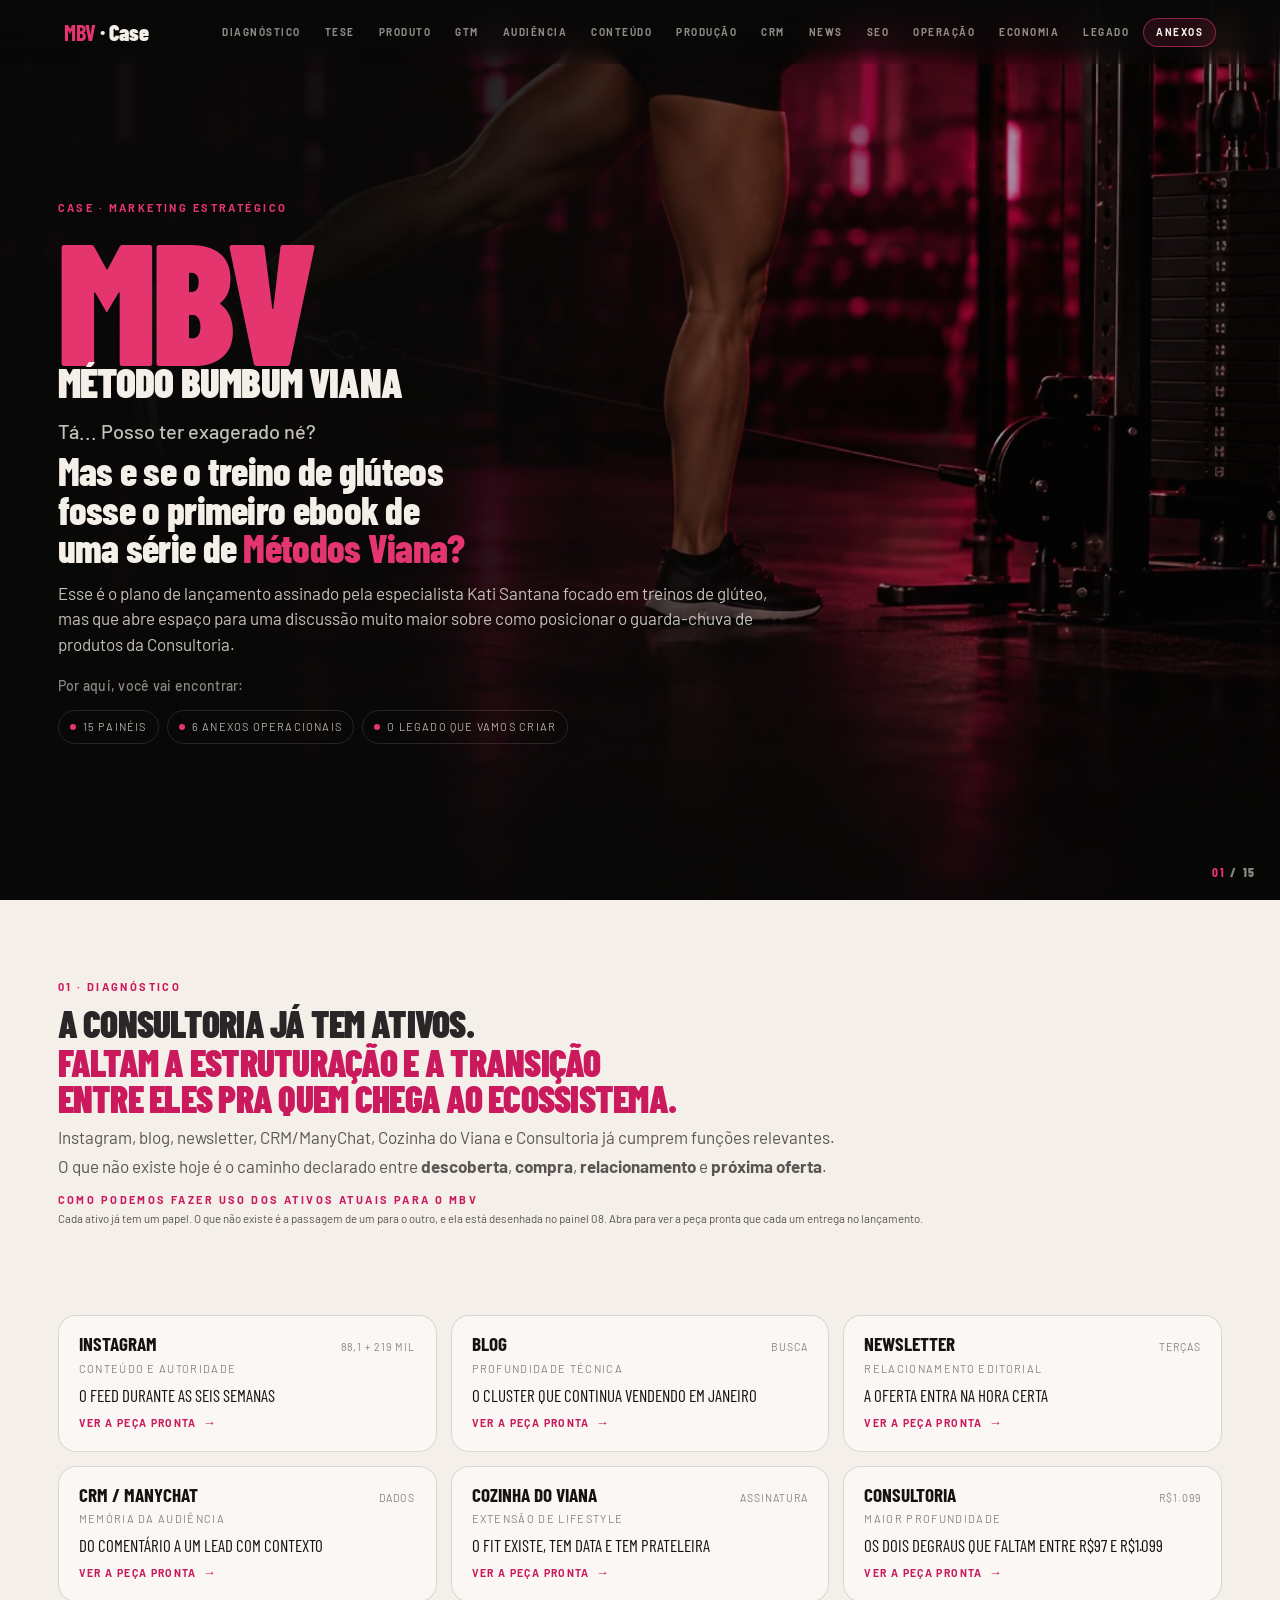
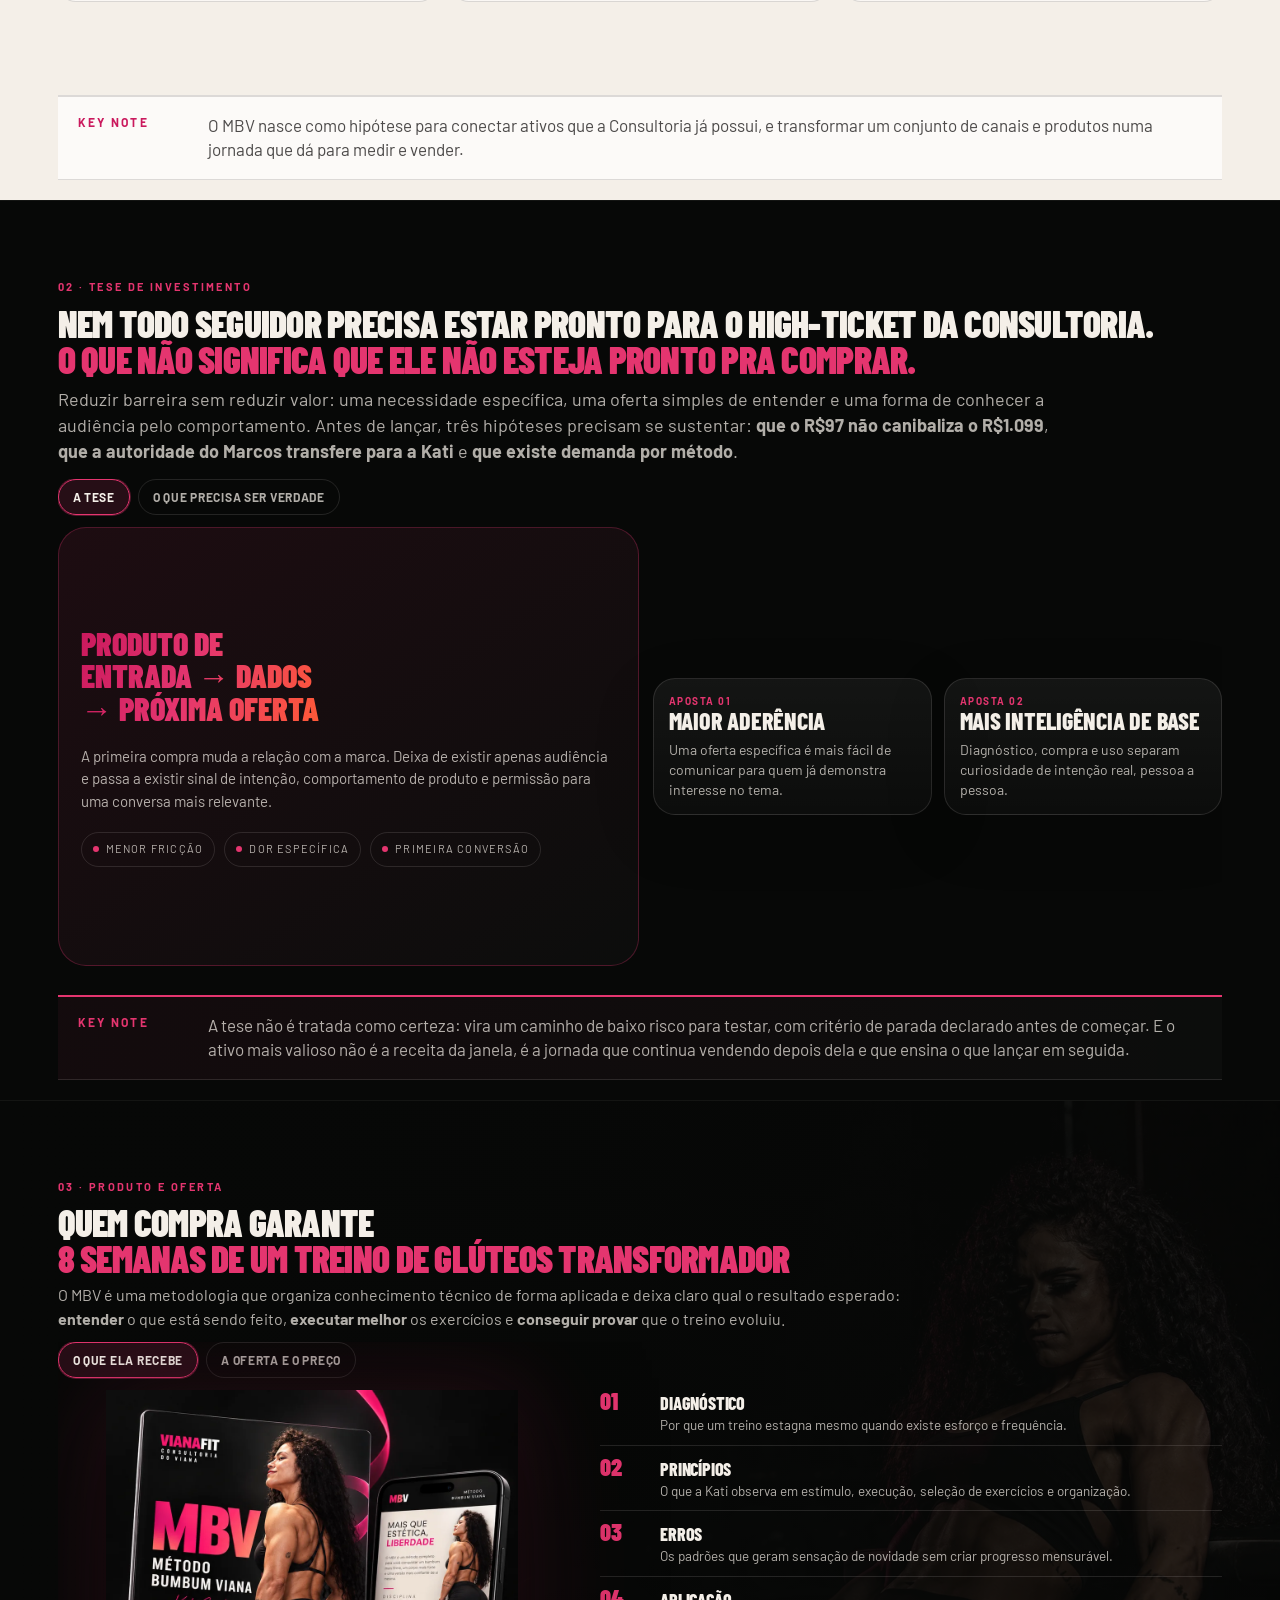
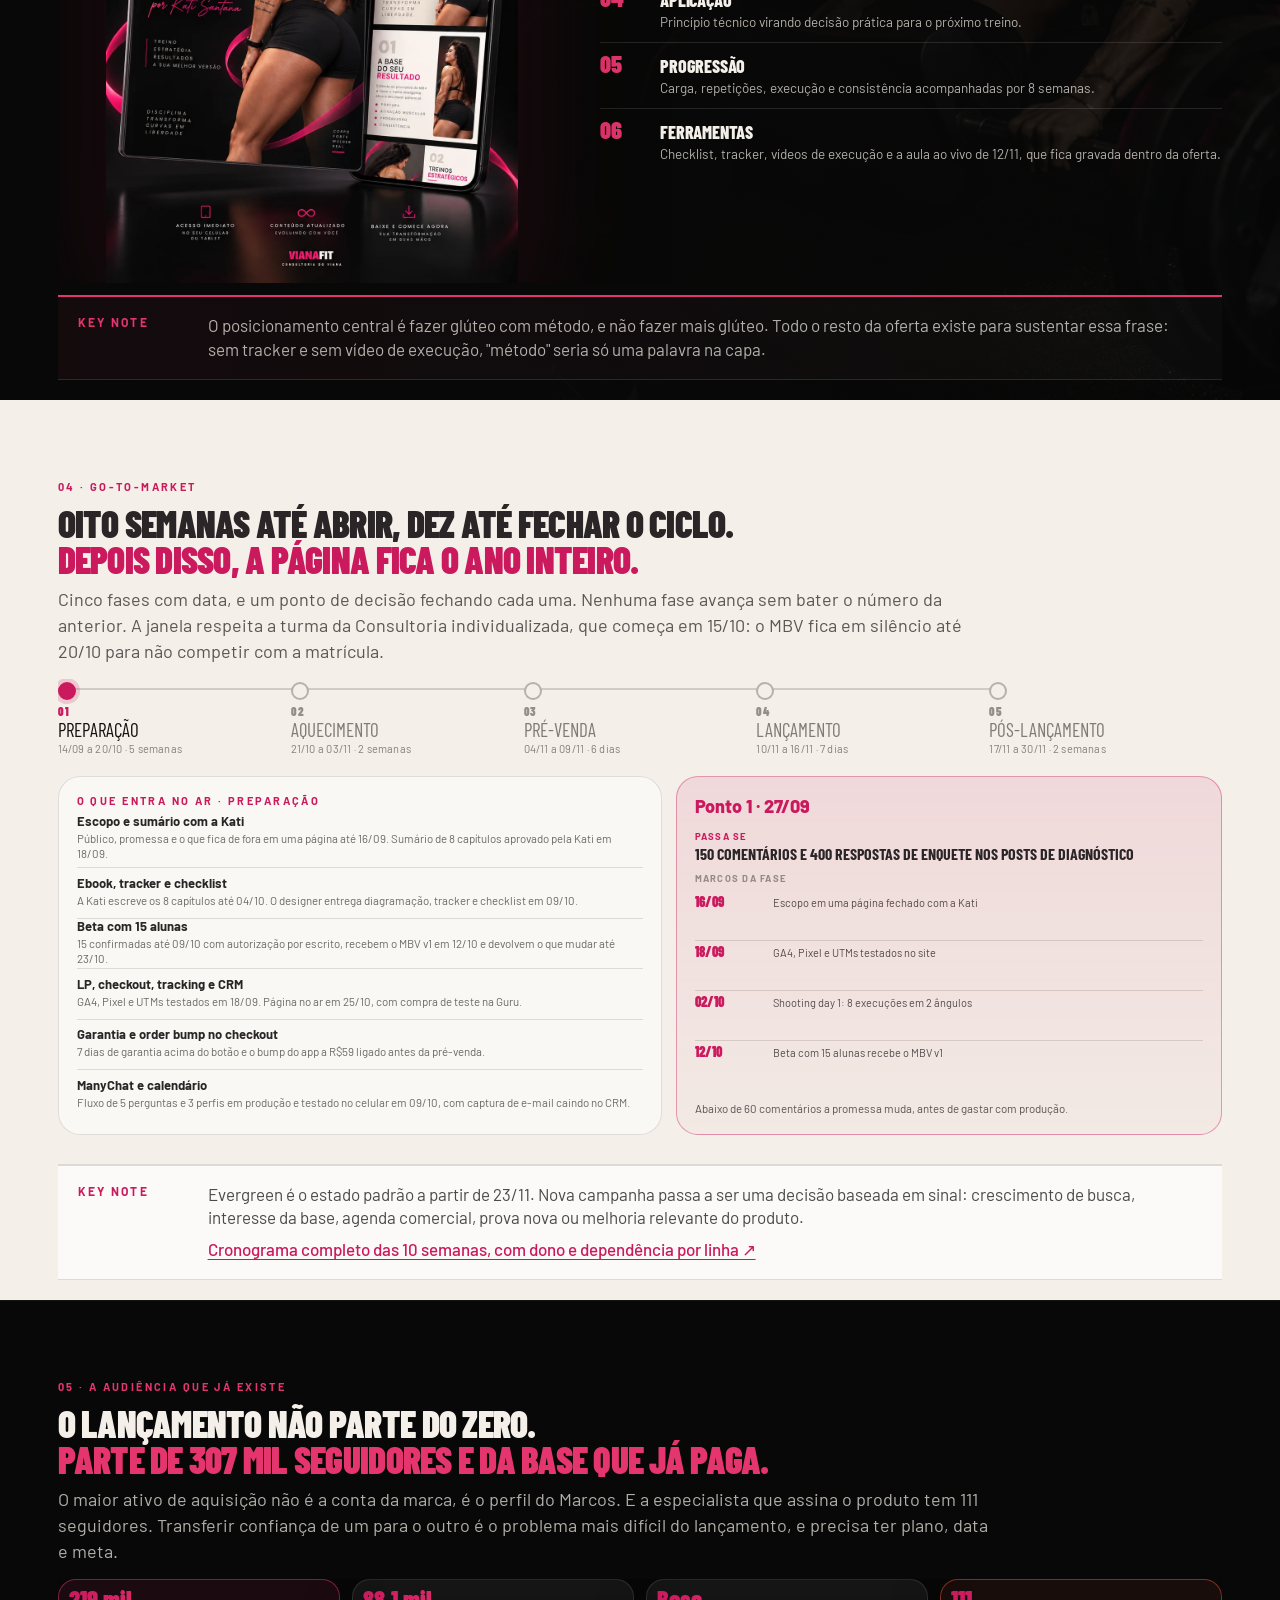
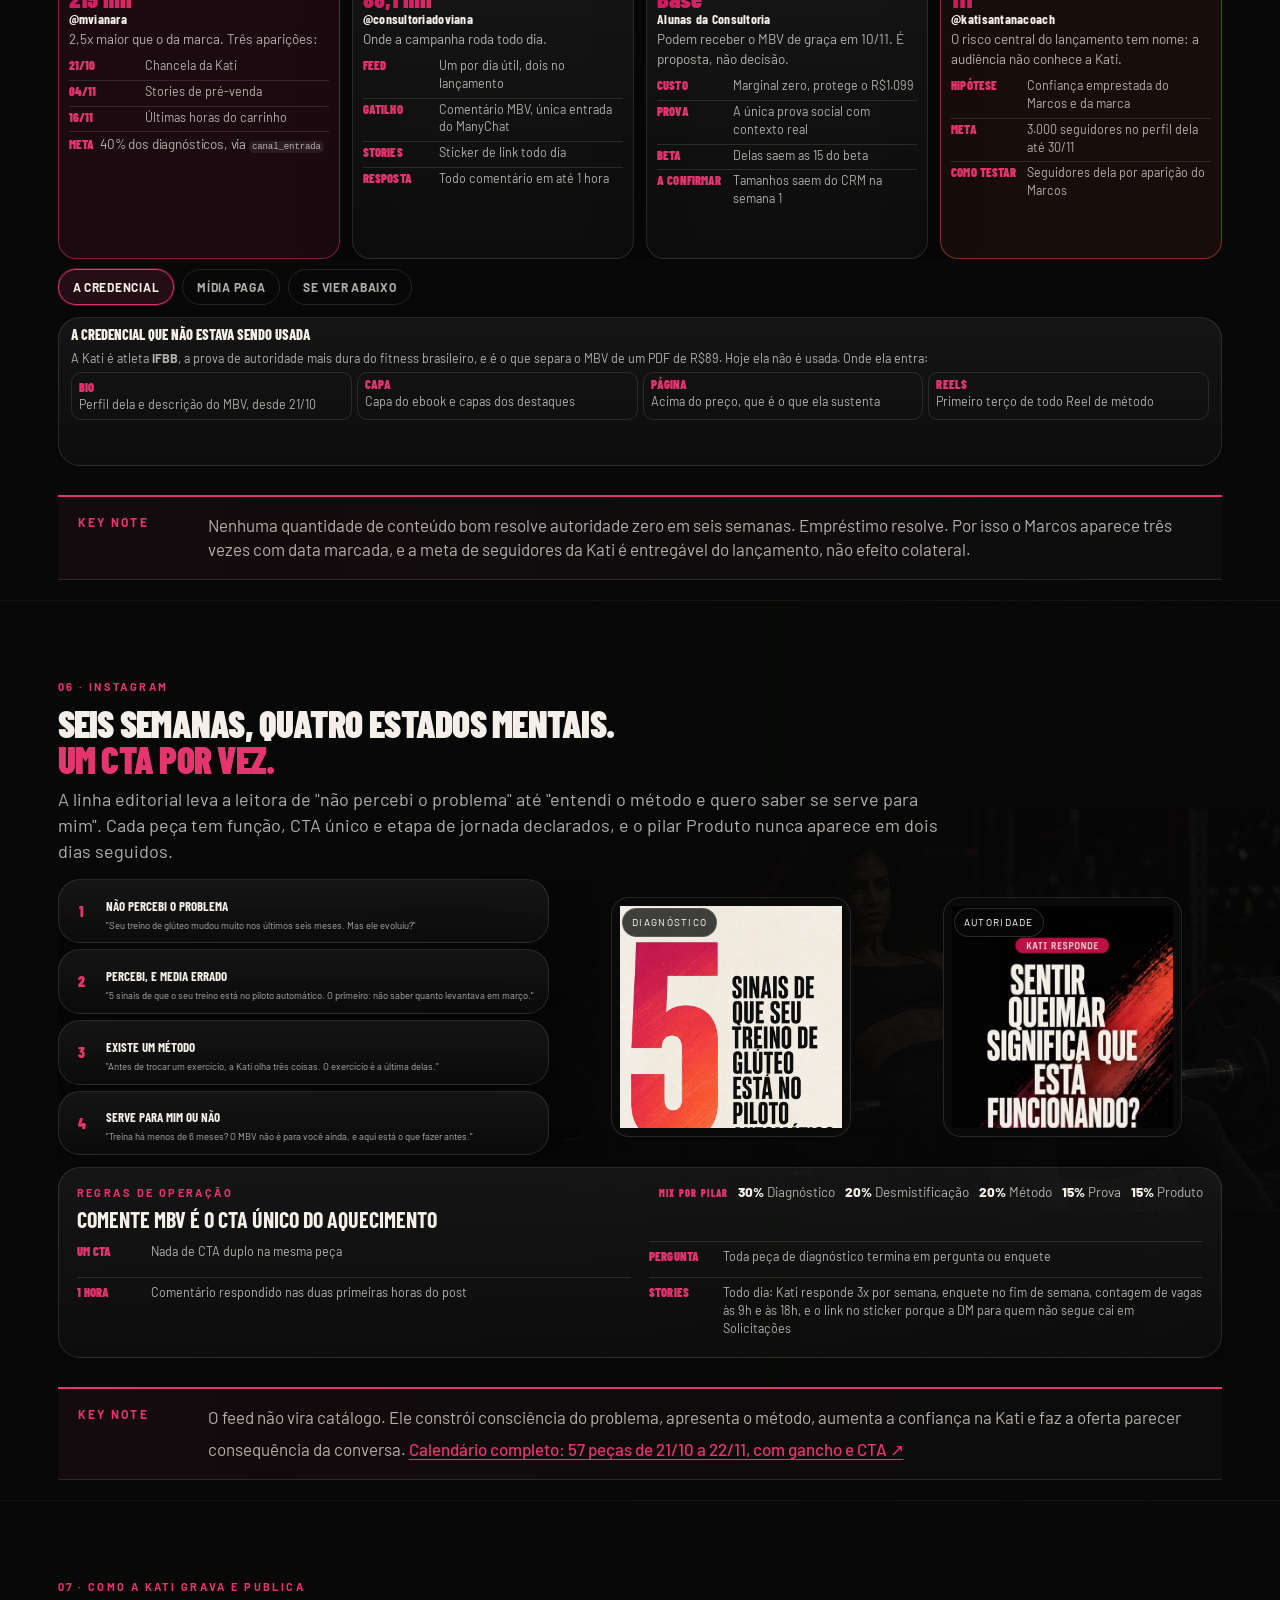
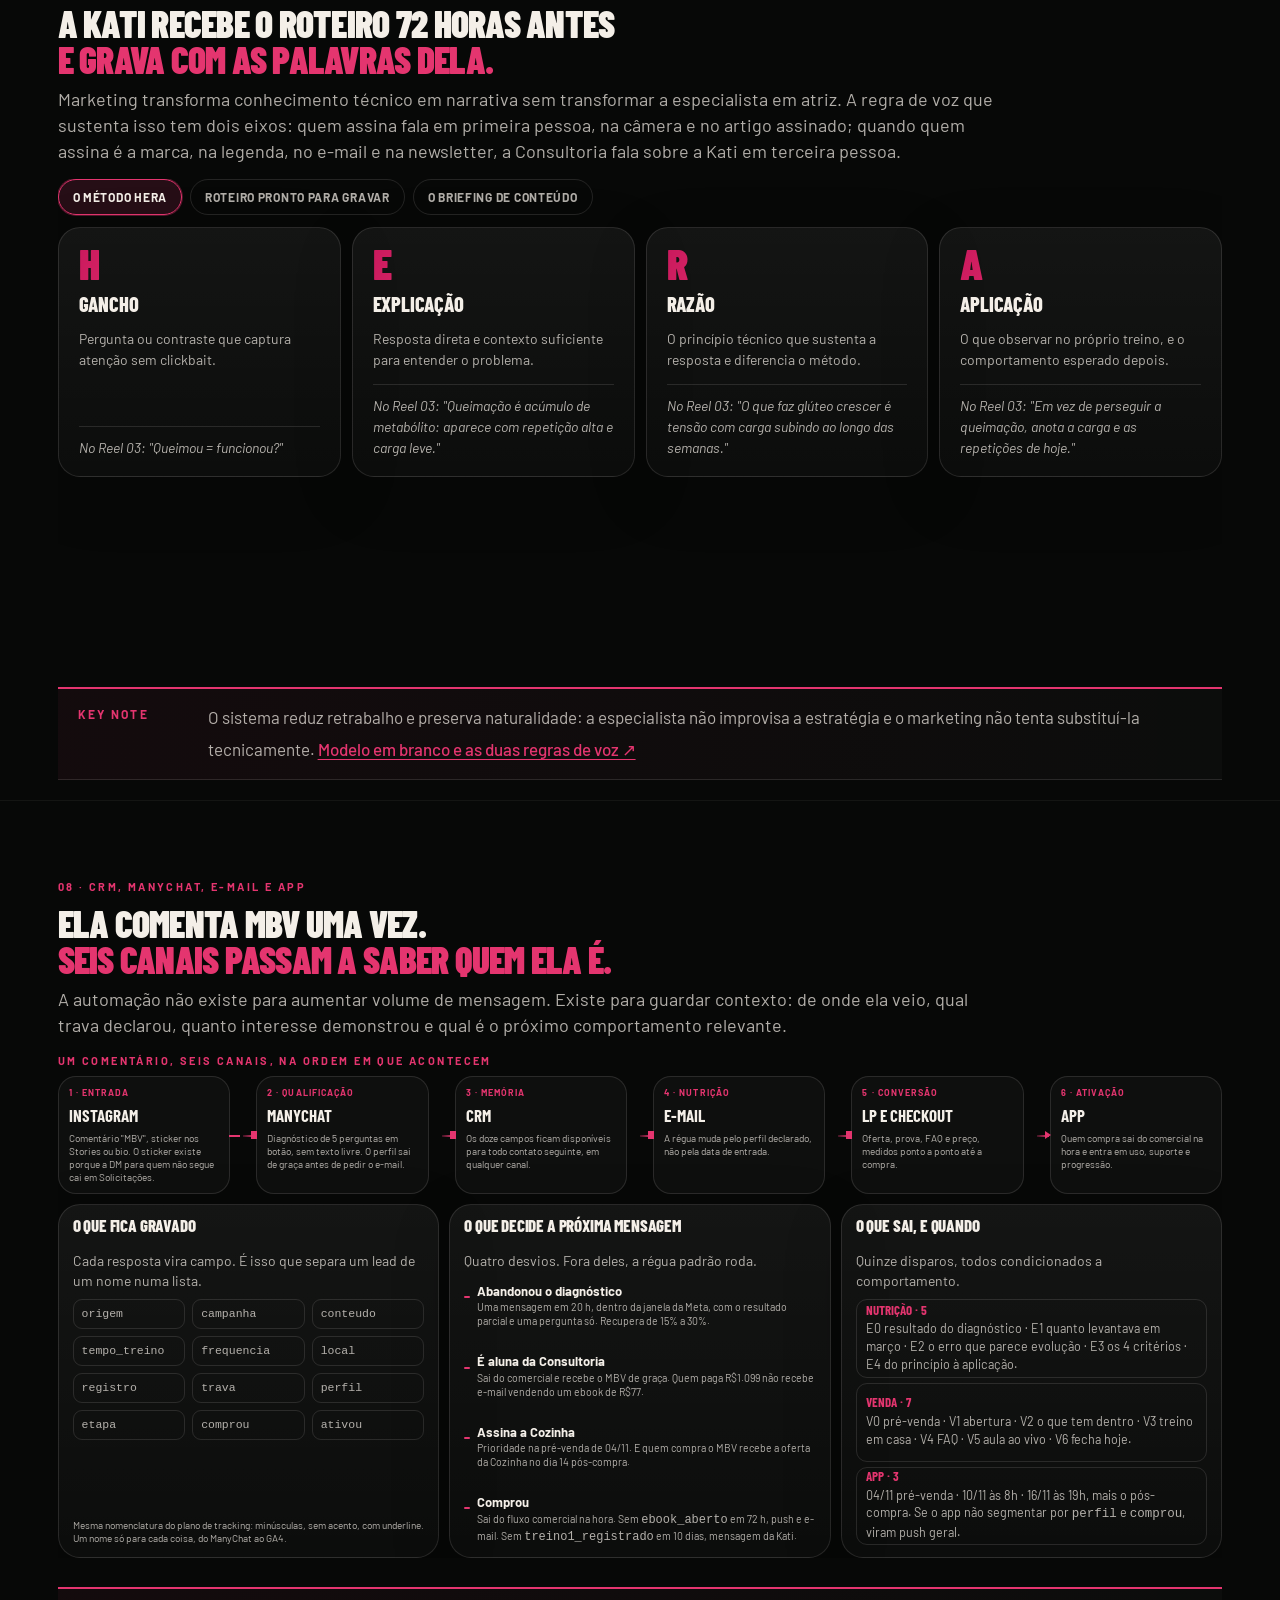
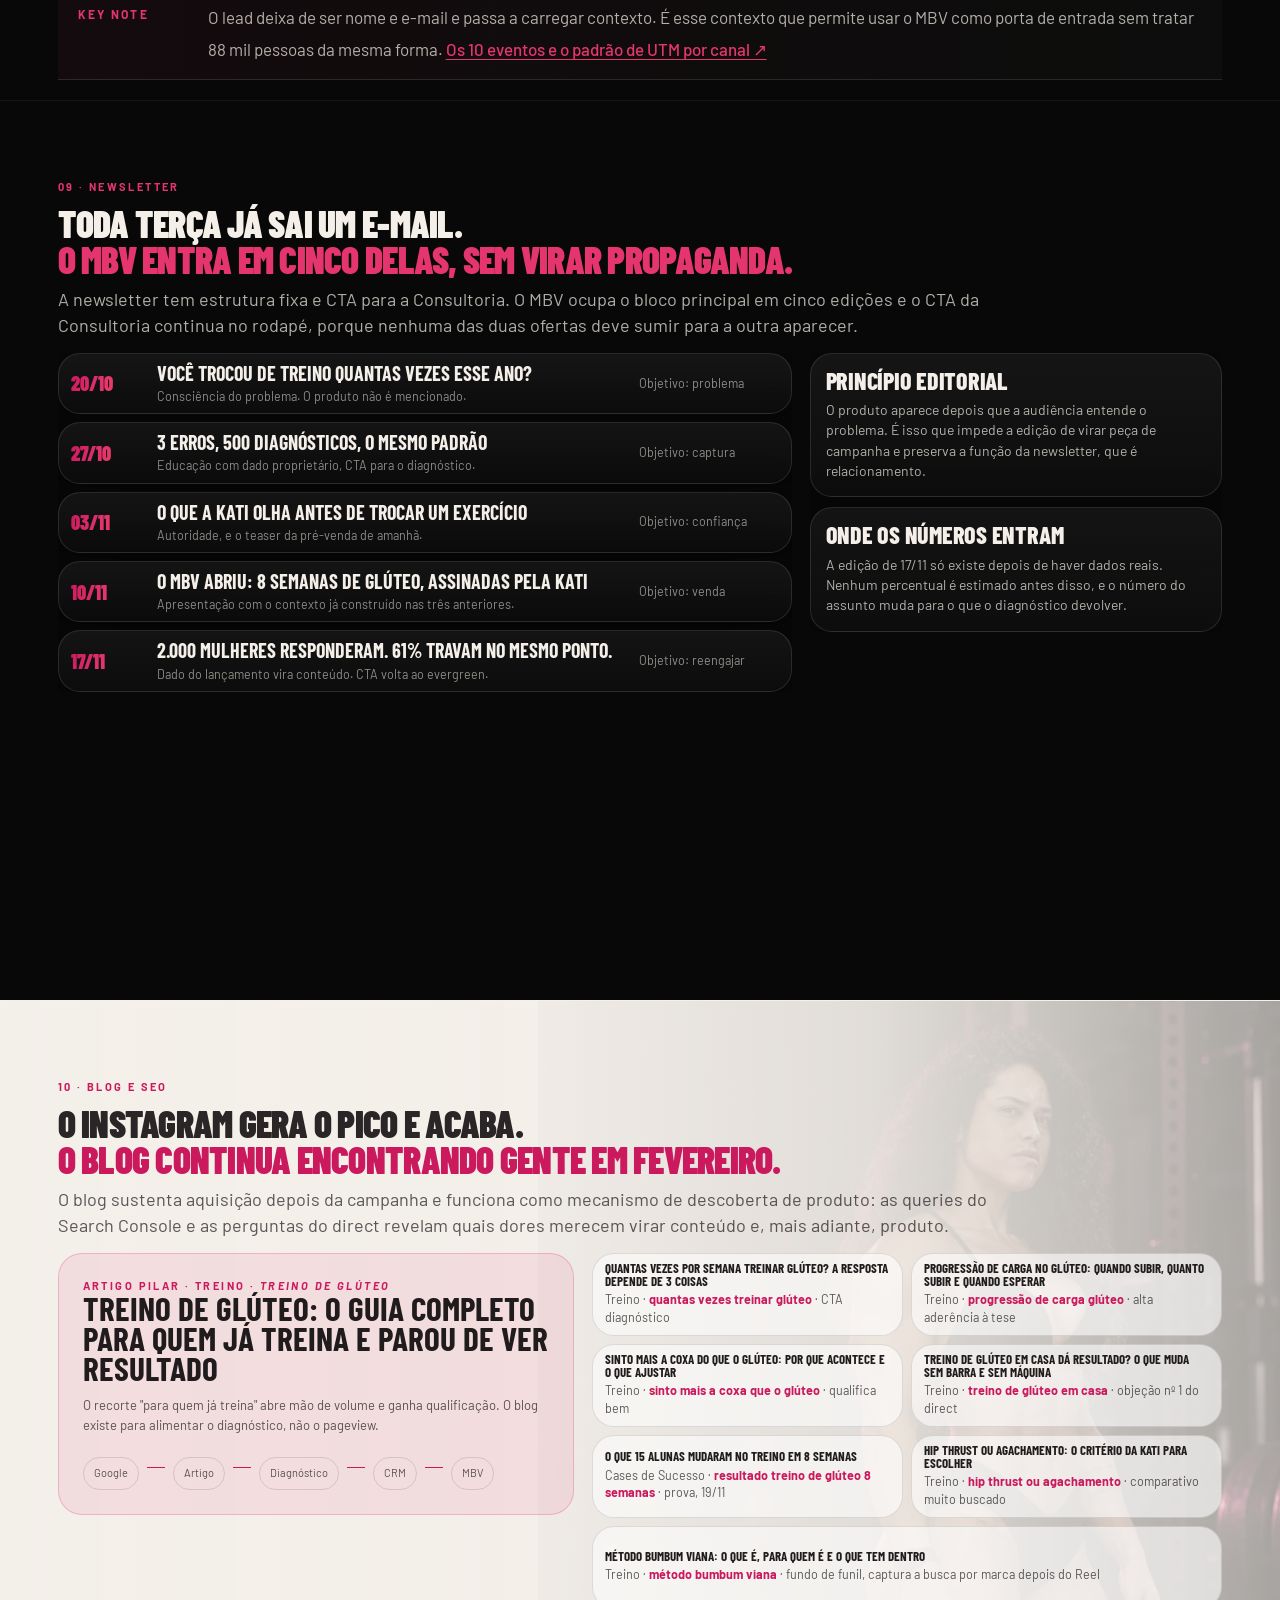
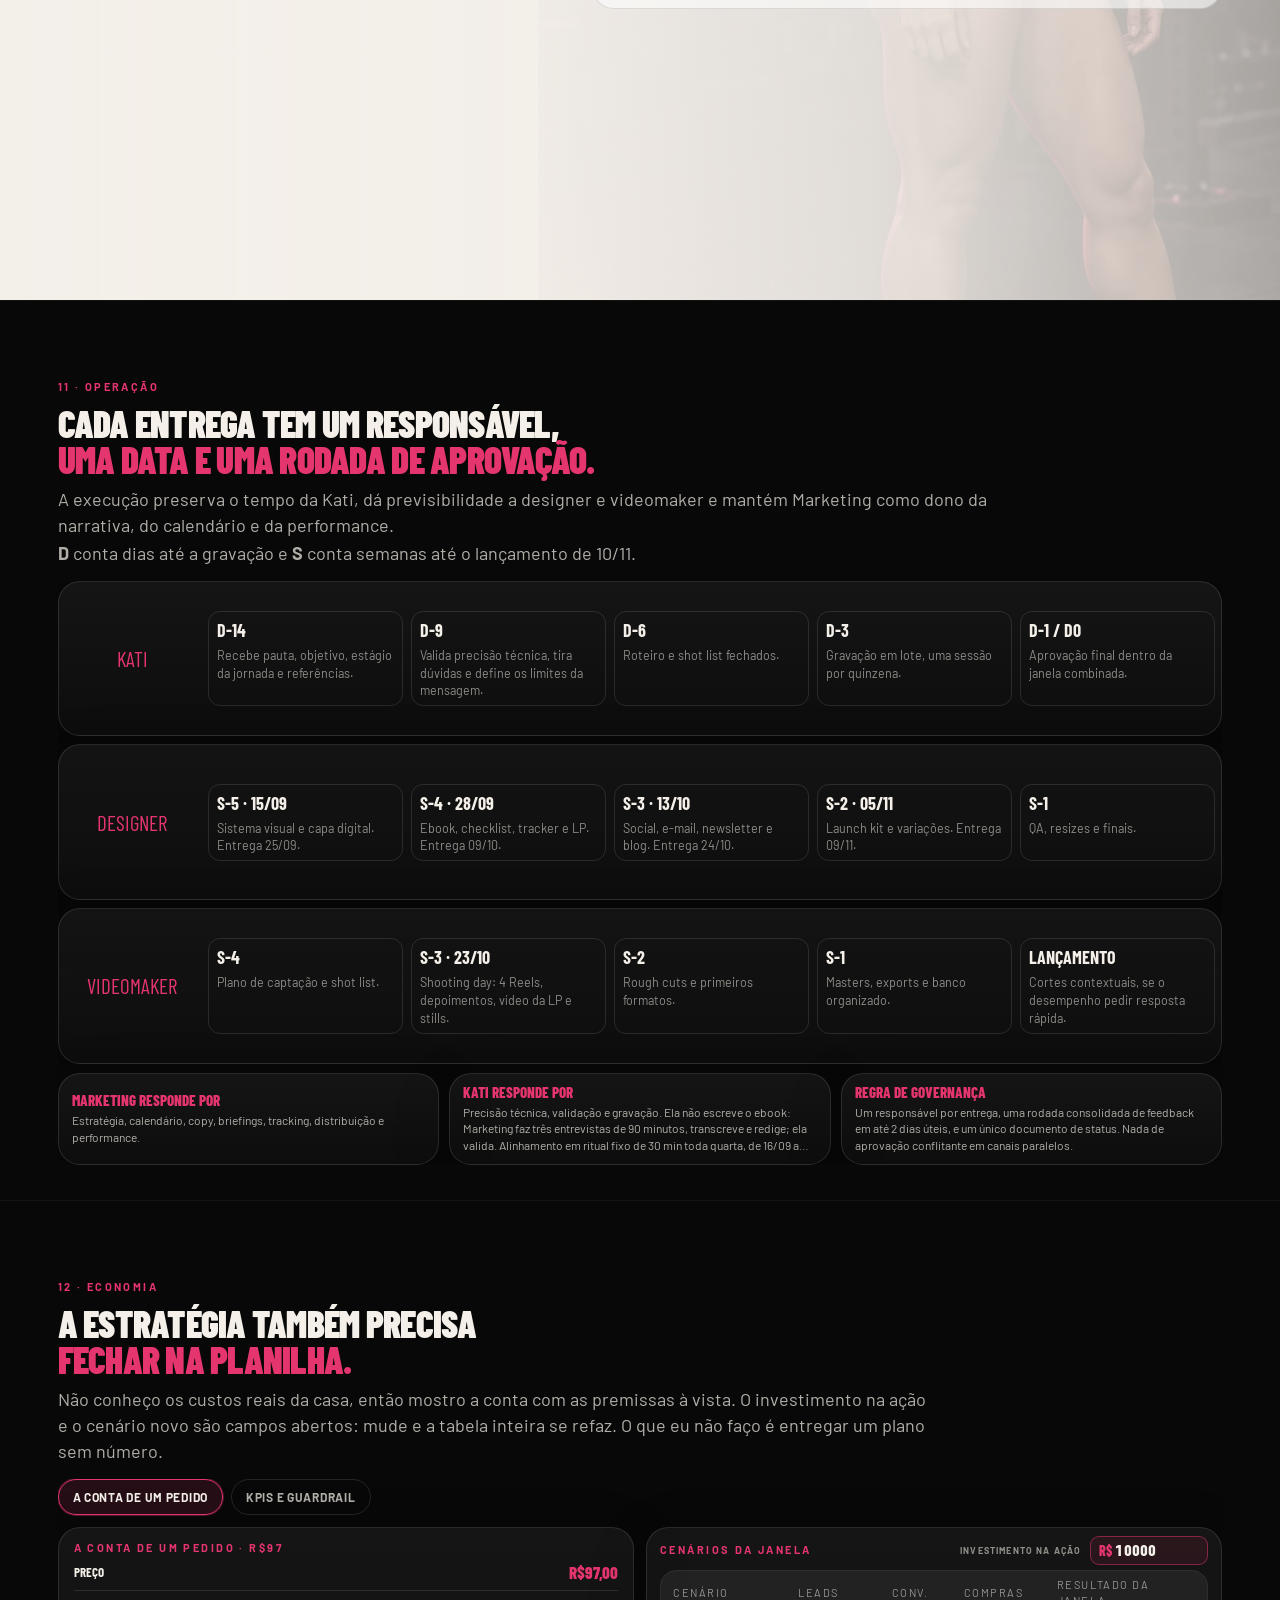
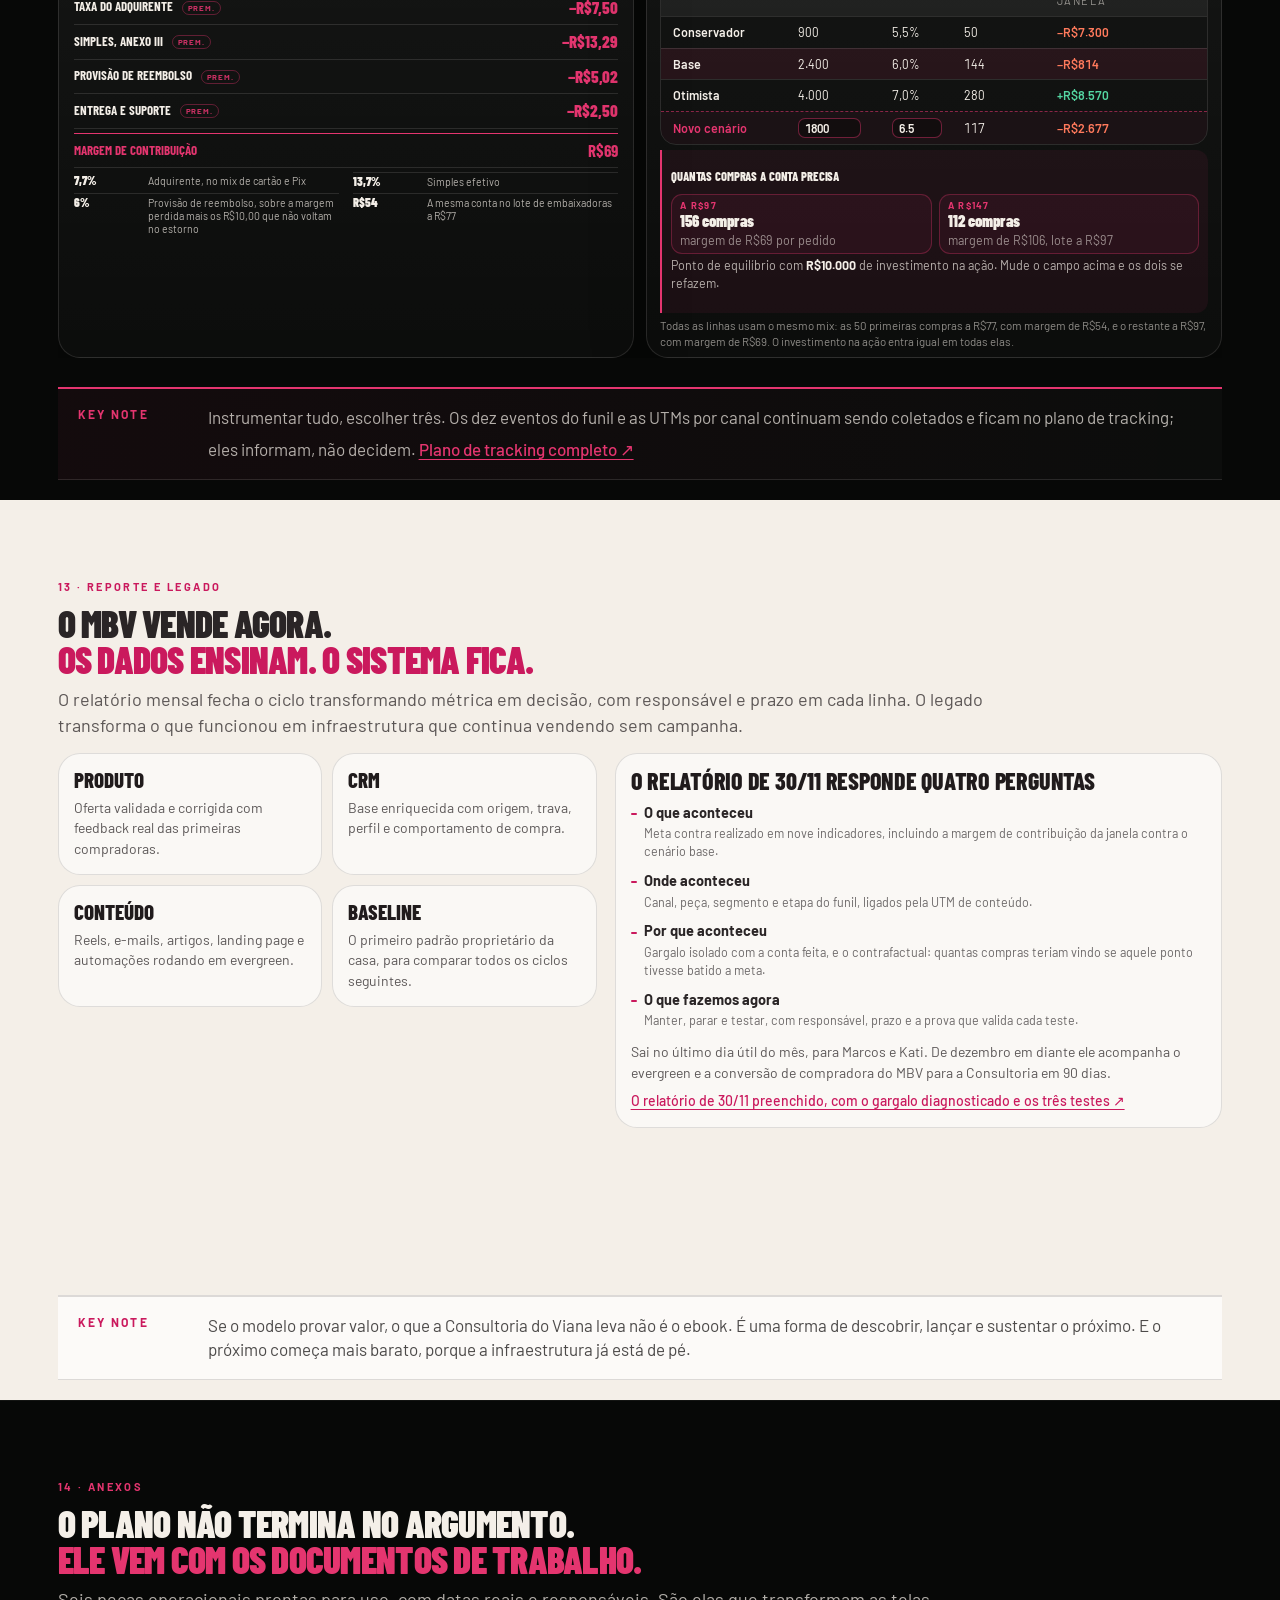
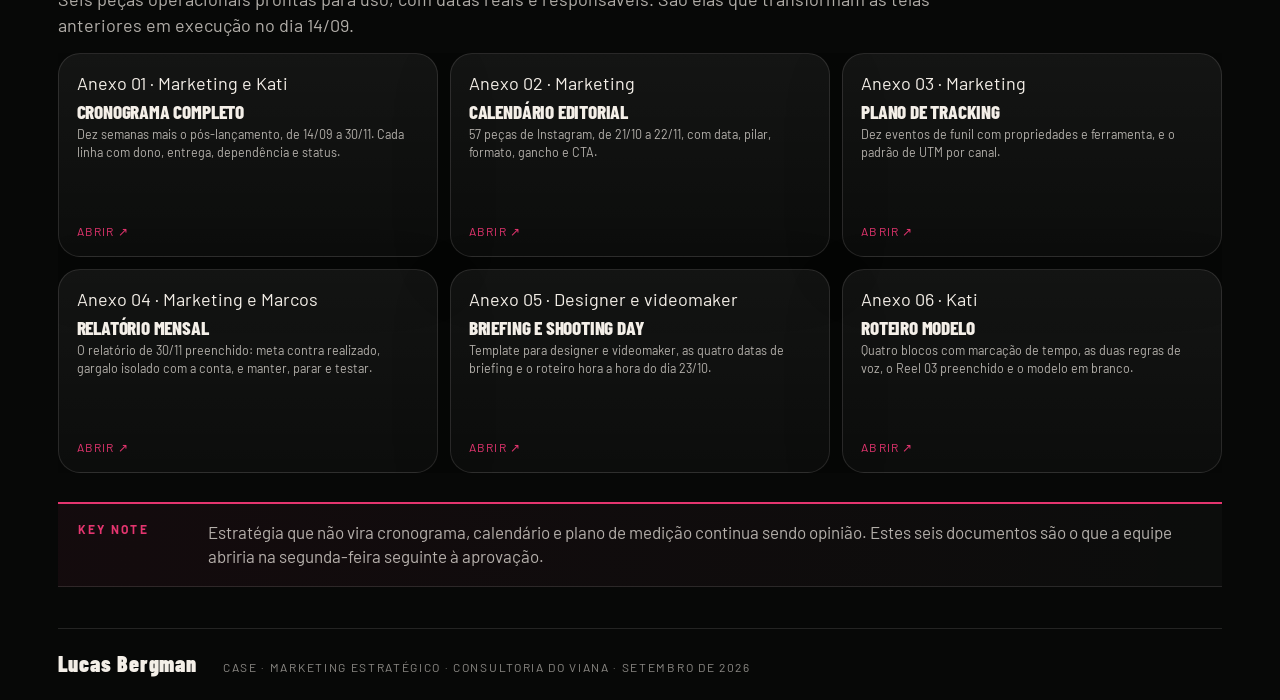
<file: index.html>
<!doctype html>
<html lang="pt-BR">
<head>
<meta charset="utf-8">
<meta name="viewport" content="width=device-width,initial-scale=1,viewport-fit=cover">
<title>MBV · Método Bumbum Viana · Case de Marketing Estratégico</title>
<meta name="description" content="Plano de lançamento do MBV, o Método Bumbum Viana, para a Consultoria do Viana. Case de Lucas Bergman, 2026.">
<meta name="robots" content="noindex,nofollow">
<meta name="theme-color" content="#070807">
<link rel="icon" href="data:image/svg+xml,%3Csvg xmlns='http://www.w3.org/2000/svg' viewBox='0 0 100 100'%3E%3Crect width='100' height='100' rx='22' fill='%23070807'/%3E%3Cpath d='M50 29C42 18 25 19 18 34 10 53 20 78 37 83c7 2 12-2 13-10 1 8 6 12 13 10 17-5 27-30 19-49-7-15-24-16-32-5Z' fill='%23CA195D'/%3E%3Cpath d='M50 29c1-9 7-15 17-17' fill='none' stroke='%23E4356F' stroke-width='5' stroke-linecap='round'/%3E%3Cpath d='M50 39v35' fill='none' stroke='%23070807' stroke-opacity='.35' stroke-width='4' stroke-linecap='round'/%3E%3C/svg%3E">
<link rel="preconnect" href="https://fonts.googleapis.com">
<link rel="preconnect" href="https://fonts.gstatic.com" crossorigin>
<link href="https://fonts.googleapis.com/css2?family=Barlow+Condensed:wght@700;800;900&family=Barlow:wght@400;500;700&display=swap" rel="stylesheet">
<link rel="stylesheet" href="case.css">
</head>
<body>
<div id="progress"></div>
<header class="topbar">
  <a class="brand" href="#s01"><b>MBV</b> · Case</a>
  <button class="nav-abrir" type="button" id="navAbrir" aria-expanded="false" aria-controls="navSecoes" aria-label="Abrir o índice das seções">
    <span aria-hidden="true"></span><span aria-hidden="true"></span><span aria-hidden="true"></span>
  </button>
  <nav class="nav" id="navSecoes" aria-label="Seções do case">
    <a href="#s02" data-n="01">Diagnóstico</a>
    <a href="#s03" data-n="02">Tese</a>
    <a href="#s04" data-n="03">Produto</a>
    <a href="#s05" data-n="04">GTM</a>
    <a href="#s06" data-n="05">Audiência</a>
    <a href="#s07" data-n="06">Conteúdo</a>
    <a href="#s08" data-n="07">Produção</a>
    <a href="#s09" data-n="08">CRM</a>
    <a href="#s10" data-n="09">News</a>
    <a href="#s11" data-n="10">SEO</a>
    <a href="#s12" data-n="11">Operação</a>
    <a href="#s13" data-n="12">Economia</a>
    <a href="#s14" data-n="13">Legado</a>
    <a href="#anexos" class="nav-anexos" data-n="14">Anexos</a>
  </nav>
</header>
<div class="counter"><b id="current">01</b> / 15</div>
<main id="deck">
<section class="panel hero hero-full" id="s01" data-slide="01">
  <div class="hero-full-bg" aria-hidden="true"><picture>
    <source media="(max-width:860px)" srcset="img/mbv/capa-vertical.webp" width="1024" height="1536">
    <img src="img/mbv/capa-horizontal.webp" width="1672" height="941" alt="" fetchpriority="high">
  </picture></div>
  <div class="wrap">
    <div class="hero-full-copy">
      <p class="eyebrow">Case · Marketing Estratégico</p>
      <div class="hero-lockup hero-lockup-full"><h1>MBV</h1><p class="hero-title">Método Bumbum Viana</p></div>
      <p class="hero-provocation hero-provocation-v2"><span class="hero-softline">Tá... Posso ter exagerado né?</span><strong class="hero-question">Mas e se o treino de glúteos fosse o primeiro ebook de uma série de <span class="pink-word">Métodos Viana?</span></strong></p>
      <p class="sub hero-sub-v2">Esse é o plano de lançamento assinado pela especialista Kati Santana focado em treinos de glúteo, mas que abre espaço para uma discussão muito maior sobre como posicionar o guarda-chuva de produtos da Consultoria.</p>
      <p class="hero-leadin">Por aqui, você vai encontrar:</p>
      <div class="tags"><span class="tag">15 painéis</span><span class="tag">6 anexos operacionais</span><span class="tag">O legado que vamos criar</span></div>
    </div>
  </div>
</section>

<section class="panel paper" id="s02" data-slide="02">
  <div class="wrap">
    <div class="intro"><p class="eyebrow">01 · Diagnóstico</p><h2><span class="diag-line-1">A Consultoria já tem ativos.</span><span class="pink diag-line-2">Faltam a estruturação e a transição entre eles pra quem chega ao ecossistema.</span></h2><p class="sub">Instagram, blog, newsletter, CRM/ManyChat, Cozinha do Viana e Consultoria já cumprem funções relevantes.<span class="diag-sub-line">O que não existe hoje é o caminho declarado entre <b>descoberta</b>, <b>compra</b>, <b>relacionamento</b> e <b>próxima oferta</b>.</span></p></div>
    <div class="content"><div class="galeria">
      <div class="galeria-head">
        <span class="eyebrow">Como podemos fazer uso dos ativos atuais para o MBV</span>
        <p class="caption">Cada ativo já tem um papel. O que não existe é a passagem de um para o outro, e ela está desenhada no painel 08. Abra para ver a peça pronta que cada um entrega no lançamento.</p>
      </div>
      <div class="galeria-chips">
        <button class="chip asset-trigger" type="button" data-asset="instagram">
          <span class="chip-topo"><strong>Instagram</strong><span class="chip-metrica">88,1 + 219 mil</span></span>
          <span class="chip-papel">Conteúdo e autoridade</span>
          <span class="chip-titulo">O feed durante as seis semanas</span>
          <span class="chip-abrir">Ver a peça pronta</span>
        </button>
        <button class="chip asset-trigger" type="button" data-asset="blog">
          <span class="chip-topo"><strong>Blog</strong><span class="chip-metrica">Busca</span></span>
          <span class="chip-papel">Profundidade técnica</span>
          <span class="chip-titulo">O cluster que continua vendendo em janeiro</span>
          <span class="chip-abrir">Ver a peça pronta</span>
        </button>
        <button class="chip asset-trigger" type="button" data-asset="newsletter">
          <span class="chip-topo"><strong>Newsletter</strong><span class="chip-metrica">Terças</span></span>
          <span class="chip-papel">Relacionamento editorial</span>
          <span class="chip-titulo">A oferta entra na hora certa</span>
          <span class="chip-abrir">Ver a peça pronta</span>
        </button>
        <button class="chip asset-trigger" type="button" data-asset="crm">
          <span class="chip-topo"><strong>CRM / ManyChat</strong><span class="chip-metrica">Dados</span></span>
          <span class="chip-papel">Memória da audiência</span>
          <span class="chip-titulo">Do comentário a um lead com contexto</span>
          <span class="chip-abrir">Ver a peça pronta</span>
        </button>
        <button class="chip asset-trigger" type="button" data-asset="cozinha">
          <span class="chip-topo"><strong>Cozinha do Viana</strong><span class="chip-metrica">Assinatura</span></span>
          <span class="chip-papel">Extensão de lifestyle</span>
          <span class="chip-titulo">O fit existe, tem data e tem prateleira</span>
          <span class="chip-abrir">Ver a peça pronta</span>
        </button>
        <button class="chip asset-trigger" type="button" data-asset="consultoria">
          <span class="chip-topo"><strong>Consultoria</strong><span class="chip-metrica">R$1.099</span></span>
          <span class="chip-papel">Maior profundidade</span>
          <span class="chip-titulo">Os dois degraus que faltam entre R$97 e R$1.099</span>
          <span class="chip-abrir">Ver a peça pronta</span>
        </button>
      </div>
      <div class="palco-modal" id="s02Modal" role="dialog" aria-modal="true" aria-label="Peça pronta do ativo escolhido" hidden>
        <div class="palco-modal-caixa">
          <div class="palco-modal-topo">
            <div class="palco-modal-menu" role="tablist" aria-label="Ativos da Consultoria">
            <button class="palco-menu-item asset-trigger" type="button" role="tab" aria-selected="false" data-asset="instagram">Instagram</button>
            <button class="palco-menu-item asset-trigger" type="button" role="tab" aria-selected="false" data-asset="blog">Blog</button>
            <button class="palco-menu-item asset-trigger" type="button" role="tab" aria-selected="false" data-asset="newsletter">Newsletter</button>
            <button class="palco-menu-item asset-trigger" type="button" role="tab" aria-selected="false" data-asset="crm">CRM / ManyChat</button>
            <button class="palco-menu-item asset-trigger" type="button" role="tab" aria-selected="false" data-asset="cozinha">Cozinha do Viana</button>
            <button class="palco-menu-item asset-trigger" type="button" role="tab" aria-selected="false" data-asset="consultoria">Consultoria</button>
            </div>
            <button class="palco-fechar" type="button" data-fechar-palco aria-label="Fechar a peça">&#10005;</button>
          </div>
          <div class="galeria-palco" id="assetInlinePreview" aria-live="polite"></div>
        </div>
      </div>
    </div></div>
    <div class="keynote"><b>Key note</b><span>O MBV nasce como hipótese para conectar ativos que a Consultoria já possui, e transformar um conjunto de canais e produtos numa jornada que dá para medir e vender.</span></div>
  </div>
</section>

<section class="panel" id="s03" data-slide="03">
  <div class="wrap">
    <div class="intro"><p class="eyebrow">02 · Tese de investimento</p><h2><span class="thesis-title-line">Nem todo seguidor precisa estar pronto para o high-ticket da Consultoria.</span><span class="pink thesis-title-line">O que não significa que ele não esteja pronto pra comprar.</span></h2><p class="sub">Reduzir barreira sem reduzir valor: uma necessidade específica, uma oferta simples de entender e uma forma de conhecer a audiência pelo comportamento. Antes de lançar, três hipóteses precisam se sustentar: <b>que o R$97 não canibaliza o R$1.099</b>, <b>que a autoridade do Marcos transfere para a Kati</b> e <b>que existe demanda por método</b>.</p></div>
    <div class="content"><div class="camadas">
      <div class="camadas-tabs" role="tablist" aria-label="Camadas da tese">
        <button class="camada-tab is-active" type="button" role="tab" aria-selected="true" data-alvo="tese">A tese</button>
        <button class="camada-tab" type="button" role="tab" aria-selected="false" data-alvo="legado">O que precisa ser verdade</button>
      </div>
      <div class="camadas-corpo">

      <div class="camada is-active" data-camada="tese"><div class="thesis-grid">
        <article class="thesis-main"><div class="big">Produto de entrada → dados → próxima oferta</div><p>A primeira compra muda a relação com a marca. Deixa de existir apenas audiência e passa a existir sinal de intenção, comportamento de produto e permissão para uma conversa mais relevante.</p><div class="tags"><span class="tag">Menor fricção</span><span class="tag">Dor específica</span><span class="tag">Primeira conversão</span></div></article>
        <div class="thesis-points">
          <article class="card"><div class="mini">Aposta 01</div><h3>Maior aderência</h3><p>Uma oferta específica é mais fácil de comunicar para quem já demonstra interesse no tema.</p></article>
          <article class="card"><div class="mini">Aposta 02</div><h3>Mais inteligência de base</h3><p>Diagnóstico, compra e uso separam curiosidade de intenção real, pessoa a pessoa.</p></article>
        </div>
      </div></div>

      <div class="camada" data-camada="legado"><div class="steps">
        <article class="step"><div class="num">01</div><div class="label">Canibalização</div><div><h3>O de R$97 não come o de R$1.099</h3><p>Um resolve com pessoa acompanhando, o outro resolve sozinha. A prova é a conversão do MBV para a Consultoria em 90 dias, meta de 5%. Abaixo disso, o degrau puxou para baixo e o preço sobe.</p></div></article>
        <div class="connector"></div>
        <article class="step"><div class="num">02</div><div class="label">Autoridade</div><div><h3>A confiança do Marcos passa para a Kati</h3><p>É a hipótese mais frágil do plano. Se as três aparições dele não moverem o perfil dela nem o diagnóstico, produto assinado por especialista não se sustenta, e o próximo Método volta a depender só dele.</p></div></article>
        <div class="connector"></div>
        <article class="step"><div class="num">03</div><div class="label">Demanda</div><div><h3>Existe fila para glúteo com método</h3><p>Não mais um treino de glúteo, que já tem de sobra. O teste são os 150 comentários e as 400 respostas de enquete do portão de 27/09, antes de gastar com produção.</p></div></article>
        <div class="connector"></div>
        <aside class="opportunity"><div class="mini">Critério de parada</div><h3>O que invalida a tese</h3><p>Menos de 60 comentários nos posts de diagnóstico em setembro, ou lote de embaixadoras que não esgota em 72 horas. Aí o problema é a hipótese, não a execução, e o plano para antes da produção cara.</p></aside>
      </div></div>

      </div>
    </div></div>
    <div class="keynote"><b>Key note</b><span>A tese não é tratada como certeza: vira um caminho de baixo risco para testar, com critério de parada declarado antes de começar. E o ativo mais valioso não é a receita da janela, é a jornada que continua vendendo depois dela e que ensina o que lançar em seguida.</span></div>
  </div>
</section>

<section class="panel" id="s04" data-slide="04">
  <div class="wrap">
    <div class="intro"><p class="eyebrow">03 · Produto e oferta</p><h2><span class="product-title-white">Quem compra garante</span><span class="pink product-title-pink">8 semanas de um treino de glúteos transformador</span></h2><p class="sub">O MBV é uma metodologia que organiza conhecimento técnico de forma aplicada e deixa claro qual o resultado esperado:<span class="product-sub-line"><b>entender</b> o que está sendo feito, <b>executar melhor</b> os exercícios e <b>conseguir provar</b> que o treino evoluiu.</span></p></div>
    <div class="content"><div class="camadas">
      <div class="camadas-tabs" role="tablist" aria-label="Camadas do produto">
        <button class="camada-tab is-active" type="button" role="tab" aria-selected="true" data-alvo="produto">O que ela recebe</button>
        <button class="camada-tab" type="button" role="tab" aria-selected="false" data-alvo="oferta">A oferta e o preço</button>
      </div>
      <div class="camadas-corpo">

      <div class="camada is-active" data-camada="produto"><div class="vitrine">
        <figure class="vitrine-peca">
          <img src="img/mbv/mockup-digital.webp" width="1000" height="1200" alt="A capa do MBV em um tablet e o método aberto em um smartphone" loading="lazy" decoding="async">
        </figure>
        <div class="vitrine-info">
          <ol class="entrega-lista">
        <li class="entrega"><span class="entrega-n">01</span><div><h3>Diagnóstico</h3><p>Por que um treino estagna mesmo quando existe esforço e frequência.</p></div></li>
        <li class="entrega"><span class="entrega-n">02</span><div><h3>Princípios</h3><p>O que a Kati observa em estímulo, execução, seleção de exercícios e organização.</p></div></li>
        <li class="entrega"><span class="entrega-n">03</span><div><h3>Erros</h3><p>Os padrões que geram sensação de novidade sem criar progresso mensurável.</p></div></li>
        <li class="entrega"><span class="entrega-n">04</span><div><h3>Aplicação</h3><p>Princípio técnico virando decisão prática para o próximo treino.</p></div></li>
        <li class="entrega"><span class="entrega-n">05</span><div><h3>Progressão</h3><p>Carga, repetições, execução e consistência acompanhadas por 8 semanas.</p></div></li>
        <li class="entrega"><span class="entrega-n">06</span><div><h3>Ferramentas</h3><p>Checklist, tracker, vídeos de execução e a aula ao vivo de 12/11, que fica gravada dentro da oferta.</p></div></li>
        </ol>
        </div>
      </div></div>

      <div class="camada" data-camada="oferta">
      <div class="price-strip">
      <article class="price-block"><div class="mini">Sugestão de preço</div><b>R$97</b><span>Preço cheio, a partir de 10/11, com 7 dias de garantia e order bump do app a R$59 no checkout.</span><ul class="topicos topicos--publico"><li><b>É para</b>Quem treina há mais de 6 meses, tem academia e não sabe dizer quanto levantava em março</li><li><b>Não é para</b>Quem começou agora. Esse bloco fica acima do preço na página, e não no FAQ</li></ul></article>
      <article class="price-block price-block--hi"><div class="mini">Lote de embaixadoras</div><b>R$77</b><span>50 vagas na pré-venda de 04/11, para lista de espera, alunas e assinantes da Cozinha.</span></article>
      <article class="price-block"><div class="mini">Por que não R$79</div><b>Não é PDF</b><span>Três concorrentes diretos, todos na Hotmart para tráfego frio.</span><ul class="topicos topicos--conc"><li><b>R$89</b>The Magic Glute</li><li><b>R$72</b>Carla Santos</li><li><b>R$29</b>Planilha Ênfase</li></ul><span>Dois já entregam vídeo, então vídeo não diferencia. Nenhum tem <em>tracker de carga</em>, <em>aula ao vivo</em> e assinatura de atleta IFBB, e nenhum vende para 307 mil seguidores próprios.</span></article>
      <article class="price-block"><div class="mini">Decisão em aberto</div><b>R$147?</b><span>É a decisão comercial de maior impacto do plano, e ela é do Marcos.</span><ul class="topicos topicos--publico"><li><b>A R$97</b>Margem de R$69 por pedido</li><li><b>A R$147</b>Margem de R$106 por pedido</li><li><b>Onde ver</b>A conta dos dois cenários está no painel de Economia, com o investimento editável</li></ul></article>
    </div></div>
      </div>

      </div>
    </div></div>
    <div class="keynote"><b>Key note</b><span>O posicionamento central é fazer glúteo com método, e não fazer mais glúteo. Todo o resto da oferta existe para sustentar essa frase: sem tracker e sem vídeo de execução, "método" seria só uma palavra na capa.</span></div>
  </div>
</section>
<section class="panel paper" id="s05" data-slide="05">
  <div class="wrap">
    <div class="intro"><p class="eyebrow">04 · Go-to-market</p><h2><span>Oito semanas até abrir, dez até fechar o ciclo.</span><span class="pink">Depois disso, a página fica o ano inteiro.</span></h2><p class="sub">Cinco fases com data, e um ponto de decisão fechando cada uma. Nenhuma fase avança sem bater o número da anterior. A janela respeita a turma da Consultoria individualizada, que começa em 15/10: o MBV fica em silêncio até 20/10 para não competir com a matrícula.</p></div>
    <div class="content"><div class="camadas camadas--trilho">
      <div class="camadas-tabs lt-trilho" role="tablist" aria-label="Fases do go-to-market">
        <button class="camada-tab lt-marco is-active" type="button" role="tab" aria-selected="true" data-alvo="f1">
          <span class="lt-num">01</span>
          <span class="lt-nome">Preparação</span>
          <span class="lt-data">14/09 a 20/10 · 5 semanas</span>
        </button>
        <button class="camada-tab lt-marco" type="button" role="tab" aria-selected="false" data-alvo="f2">
          <span class="lt-num">02</span>
          <span class="lt-nome">Aquecimento</span>
          <span class="lt-data">21/10 a 03/11 · 2 semanas</span>
        </button>
        <button class="camada-tab lt-marco" type="button" role="tab" aria-selected="false" data-alvo="f3">
          <span class="lt-num">03</span>
          <span class="lt-nome">Pré-venda</span>
          <span class="lt-data">04/11 a 09/11 · 6 dias</span>
        </button>
        <button class="camada-tab lt-marco" type="button" role="tab" aria-selected="false" data-alvo="f4">
          <span class="lt-num">04</span>
          <span class="lt-nome">Lançamento</span>
          <span class="lt-data">10/11 a 16/11 · 7 dias</span>
        </button>
        <button class="camada-tab lt-marco" type="button" role="tab" aria-selected="false" data-alvo="f5">
          <span class="lt-num">05</span>
          <span class="lt-nome">Pós-lançamento</span>
          <span class="lt-data">17/11 a 30/11 · 2 semanas</span>
        </button>
      </div>
      <div class="camadas-corpo">
      <div class="camada is-active" data-camada="f1">
        <div class="lt-fase">
          <article class="card lt-entregas">
            <div class="eyebrow">O que entra no ar · Preparação</div>
            <ul>
              <li><b>Escopo e sumário com a Kati</b><span>Público, promessa e o que fica de fora em uma página até 16/09. Sumário de 8 capítulos aprovado pela Kati em 18/09.</span></li>
              <li><b>Ebook, tracker e checklist</b><span>A Kati escreve os 8 capítulos até 04/10. O designer entrega diagramação, tracker e checklist em 09/10.</span></li>
              <li><b>Beta com 15 alunas</b><span>15 confirmadas até 09/10 com autorização por escrito, recebem o MBV v1 em 12/10 e devolvem o que mudar até 23/10.</span></li>
              <li><b>LP, checkout, tracking e CRM</b><span>GA4, Pixel e UTMs testados em 18/09. Página no ar em 25/10, com compra de teste na Guru.</span></li><li><b>Garantia e order bump no checkout</b><span>7 dias de garantia acima do botão e o bump do app a R$59 ligado antes da pré-venda.</span></li>
              <li><b>ManyChat e calendário</b><span>Fluxo de 5 perguntas e 3 perfis em produção e testado no celular em 09/10, com captura de e-mail caindo no CRM.</span></li>
            </ul>
          </article>
          <article class="card lt-gate">
            <div class="mini">Ponto 1 · 27/09</div>
            <div class="lt-gate-num"><span>Passa se</span><b>150 comentários e 400 respostas de enquete nos posts de diagnóstico</b></div>
            <div class="lt-gate-marcos">
              <span class="lt-gate-rotulo">Marcos da fase</span>
              <ul><li><b>16/09</b>Escopo em uma página fechado com a Kati</li><li><b>18/09</b>GA4, Pixel e UTMs testados no site</li><li><b>02/10</b>Shooting day 1: 8 execuções em 2 ângulos</li><li><b>12/10</b>Beta com 15 alunas recebe o MBV v1</li></ul>
            </div>
            <p class="lt-gate-nota">Abaixo de 60 comentários a promessa muda, antes de gastar com produção.</p>
          </article>
        </div>
      </div>

      <div class="camada" data-camada="f2">
        <div class="lt-fase">
          <article class="card lt-entregas">
            <div class="eyebrow">O que entra no ar · Aquecimento</div>
            <ul>
              <li><b>Chancela do Marcos em 21/10</b><span>O post do Marcos com a Kati abre o gatilho Comente MBV e empresta autoridade de um perfil de 219 mil para quem assina.</span></li>
              <li><b>Diagnóstico MBV no ar</b><span>As 5 perguntas separam os perfis A, B e C e devolvem o resultado por e-mail. Meta de 600 iniciados até 03/11.</span></li>
              <li><b>Kati responde 3x por semana</b><span>Stories com dúvida real vinda do direct, para a audiência aprender o nome e a voz de quem assina o produto.</span></li>
              <li><b>Hub do blog e newsletters S-3 e S-2</b><span>Guia completo de glúteo no ar em 22/10 com captura no fim, mais as edições de 20/10 e 27/10 puxando para o diagnóstico.</span></li>
              <li><b>Lista de espera aberta</b><span>Quem conclui o diagnóstico entra na fila da pré-venda. Meta de 250 nomes até 03/11, que é o que sustenta as 50 vagas.</span></li>
            </ul>
          </article>
          <article class="card lt-gate">
            <div class="mini">Ponto 2 · 03/11</div>
            <div class="lt-gate-num"><span>Passa se</span><b>600 diagnósticos iniciados, 55% de conclusão e 250 na lista de espera</b></div>
            <div class="lt-gate-marcos">
              <span class="lt-gate-rotulo">Marcos da fase</span>
              <ul><li><b>20/10</b>Newsletter S-3 abre o aquecimento</li><li><b>21/10</b>Chancela do Marcos liga o Comente MBV</li><li><b>22/10</b>Hub do blog no ar, com captura no fim</li><li><b>23/10</b>Shooting day 2: 8 Reels e o vídeo da LP</li></ul>
            </div>
            <p class="lt-gate-nota">Abaixo disso o lançamento desloca uma semana, para 17/11.</p>
          </article>
        </div>
      </div>

      <div class="camada" data-camada="f3">
        <div class="lt-fase">
          <article class="card lt-entregas">
            <div class="eyebrow">O que entra no ar · Pré-venda</div>
            <ul>
              <li><b>Lote de 50 embaixadoras a R$77</b><span>Abre 04/11 às 9h para lista de espera, alunas e assinantes da Cozinha. Quando esgota, a página vira R$97 no mesmo minuto.</span></li>
              <li><b>E-mail V0 e push 1</b><span>Disparo às 9h de 04/11 só para quem já demonstrou intenção, com um V0b de reforço se o lote não andar no primeiro dia.</span></li>
              <li><b>Contagem de vagas nos Stories</b><span>Quantas vagas restam, atualizado às 9h e às 18h, para a escassez ser verificável em vez de ser retórica de campanha.</span></li>
              <li><b>Leitura de LP e checkout</b><span>Funil lido todo dia às 9h: visitas, quem rolou até o preço, checkouts iniciados e compras, para achar o gargalo.</span></li>
              <li><b>Ajuste da página antes de abrir</b><span>O que a pré-venda mostrar sobre objeção entra na LP até 09/11. Depois da abertura, mexer na página suja a leitura.</span></li>
            </ul>
          </article>
          <article class="card lt-gate">
            <div class="mini">Ponto 3 · 08/11</div>
            <div class="lt-gate-num"><span>Passa se</span><b>Lote de 50 esgota em 72 h e LP para checkout acima de 8%</b></div>
            <div class="lt-gate-marcos">
              <span class="lt-gate-rotulo">Marcos da fase</span>
              <ul><li><b>04/11</b>Pré-venda às 9h: e-mail V0 e push 1</li><li><b>04/11</b>Contagem de vagas nos Stories, 9h e 18h</li><li><b>07/11</b>Leitura do funil: onde o checkout perde</li><li><b>09/11</b>Ajuste final da LP, antes de abrir</li></ul>
            </div>
            <p class="lt-gate-nota">Se a ativação vier abaixo de 55% não abre: o problema é entrega, e volume só compra reembolso.</p>
          </article>
        </div>
      </div>

      <div class="camada" data-camada="f4">
        <div class="lt-fase">
          <article class="card lt-entregas">
            <div class="eyebrow">O que entra no ar · Lançamento</div>
            <ul>
              <li><b>Abertura terça, 10/11</b><span>Tudo no ar até as 9h: e-mail V1 para toda a base, push 2 às 8h, newsletter no bloco principal e dois feeds por dia.</span></li>
              <li><b>E-mails V1 a V6</b><span>Disparo diário de 10 a 16/11, com V4 de FAQ e recuperação de checkout em 1h e em 24h.</span></li>
              <li><b>Aula ao vivo da Kati em 12/11</b><span>20h, execução dos 8 exercícios e as dúvidas mais repetidas do direct. Fica gravada e entra na oferta depois.</span></li>
              <li><b>Respostas de objeção</b><span>Peça pronta para a objeção que mais chega: quem treina há menos de seis meses ouve que ainda não é para ela.</span></li><li><b>Prova ao vivo, todo dia</b><span>Contagem de compras nos Stories às 9h e às 18h, print autorizado e a dúvida do dia com a Kati.</span></li>
              <li><b>Carrinho fecha 16/11, 23h59</b><span>V6 às 18h e push 3 às 19h. Em 17/11 a oferta é atualizada: segue a R$97, com a gravação no lugar da aula ao vivo.</span></li>
            </ul>
          </article>
          <article class="card lt-gate">
            <div class="mini">Ponto 4 · 16/11</div>
            <div class="lt-gate-num"><span>Passa se</span><b>Receita por lead acima de R$12 e reembolso abaixo de 5%</b></div>
            <div class="lt-gate-marcos">
              <span class="lt-gate-rotulo">Marcos da fase</span>
              <ul><li><b>10/11</b>Abertura às 9h: V1, push 2 e newsletter</li><li><b>12/11</b>Aula ao vivo da Kati, 20h</li><li><b>14/11</b>Contagem regressiva nos Stories</li><li><b>16/11</b>V6 às 18h, push 3 às 19h, carrinho às 23h59</li></ul>
            </div>
            <p class="lt-gate-nota">Se a margem acumulada não cobrir a produção, não entra mídia paga em dezembro.</p>
          </article>
        </div>
      </div>

      <div class="camada" data-camada="f5">
        <div class="lt-fase">
          <article class="card lt-entregas">
            <div class="eyebrow">O que entra no ar · Pós-lançamento</div>
            <ul>
              <li><b>Reabertura de 48 h, 19 e 20/11</b><span>Só para quem abriu o checkout e não comprou. Vale de 10% a 15% da janela.</span></li><li><b>Onboarding das compradoras</b><span>E-mail e push pós-compra mandam começar pelo capítulo 3. A ativação é medida em 7 dias, não na data da compra.</span></li>
              <li><b>Pesquisa com quem comprou</b><span>Cinco perguntas sobre uso, dúvida e o que faltou, consolidadas até 22/11. É de onde sai a v1.1 de dezembro.</span></li>
              <li><b>Evergreen no ar em 23/11</b><span>LP, diagnóstico, sequência de e-mail e rodapé da newsletter seguem vendendo a R$97 sem campanha nova.</span></li>
              <li><b>Combo com a Cozinha na Black Friday</b><span>A Cozinha resolve o prato e o MBV resolve o treino. É a única oferta cruzada da janela, e ela é em 27/11.</span></li>
              <li><b>Post-mortem em 20/11 e relatório em 30/11</b><span>Ata com manter, parar e testar, e o relatório que fecha o baseline de CAC, ativação e reembolso para o próximo produto.</span></li>
            </ul>
          </article>
          <article class="card lt-gate">
            <div class="mini">Decisão de dezembro · 30/11</div>
            <div class="lt-gate-num"><span>Passa se</span><b>280 compras, que é o cenário otimista da janela</b></div>
            <div class="lt-gate-marcos">
              <span class="lt-gate-rotulo">Marcos da fase</span>
              <ul><li><b>19 e 20/11</b>Reabertura de 48 h para quem abriu o checkout</li><li><b>20/11</b>Post-mortem com Kati, designer e videomaker</li><li><b>23/11</b>Evergreen no ar, a custo marginal zero</li><li><b>30/11</b>Relatório mensal com o baseline da casa</li></ul>
            </div>
            <p class="lt-gate-nota">Abaixo disso não existe v1.1 nem próximo Método, e o aprendizado vale mais que o produto.</p>
          </article>
        </div>
      </div>
      </div>
    </div></div>
    <div class="keynote"><b>Key note</b><span>Evergreen é o estado padrão a partir de 23/11. Nova campanha passa a ser uma decisão baseada em sinal: crescimento de busca, interesse da base, agenda comercial, prova nova ou melhoria relevante do produto. <a class="anexo-link" href="anexos/01-cronograma.html">Cronograma completo das 10 semanas, com dono e dependência por linha ↗</a></span></div>
  </div>
</section>
<section class="panel" id="s06" data-slide="06">
  <div class="wrap">
    <div class="intro"><p class="eyebrow">05 · A audiência que já existe</p><h2><span>O lançamento não parte do zero.</span><span class="pink">Parte de 307 mil seguidores e da base que já paga.</span></h2><p class="sub">O maior ativo de aquisição não é a conta da marca, é o perfil do Marcos. E a especialista que assina o produto tem 111 seguidores. Transferir confiança de um para o outro é o problema mais difícil do lançamento, e precisa ter plano, data e meta.</p></div>
    <div class="content content-stack"><div class="audience-grid">
      <article class="glass aud aud--hi"><div class="aud-num">219 mil</div><b>@mvianara</b><span>2,5x maior que o da marca. Três aparições:</span><ul class="topicos"><li><b>21/10</b>Chancela da Kati</li><li><b>04/11</b>Stories de pré-venda</li><li><b>16/11</b>Últimas horas do carrinho</li><li class="li-meta"><b>Meta</b><span>40% dos diagnósticos, via <code>canal_entrada</code></span></li></ul></article>
      <article class="glass aud"><div class="aud-num">88,1 mil</div><b>@consultoriadoviana</b><span>Onde a campanha roda todo dia.</span><ul class="topicos"><li><b>Feed</b>Um por dia útil, dois no lançamento</li><li><b>Gatilho</b>Comentário MBV, única entrada do ManyChat</li><li><b>Stories</b>Sticker de link todo dia</li><li><b>Resposta</b>Todo comentário em até 1 hora</li></ul></article>
      <article class="glass aud"><div class="aud-num">Base</div><b>Alunas da Consultoria</b><span>Podem receber o MBV de graça em 10/11. É proposta, não decisão.</span><ul class="topicos"><li><b>Custo</b>Marginal zero, protege o R$1.099</li><li><b>Prova</b>A única prova social com contexto real</li><li><b>Beta</b>Delas saem as 15 do beta</li><li><b>A confirmar</b>Tamanhos saem do CRM na semana 1</li></ul></article>
      <article class="glass aud aud--warn"><div class="aud-num">111</div><b>@katisantanacoach</b><span>O risco central do lançamento tem nome: a audiência não conhece a Kati.</span><ul class="topicos"><li><b>Hipótese</b>Confiança emprestada do Marcos e da marca</li><li><b>Meta</b>3.000 seguidores no perfil dela até 30/11</li><li><b>Como testar</b>Seguidores dela por aparição do Marcos</li></ul></article>
    </div>
      <div class="camadas camadas--baixa">
        <div class="camadas-tabs" role="tablist" aria-label="Leituras da audiência">
        <button class="camada-tab is-active" type="button" role="tab" aria-selected="true" data-alvo="a1">A credencial</button>
        <button class="camada-tab" type="button" role="tab" aria-selected="false" data-alvo="a2">Mídia paga</button>
        <button class="camada-tab" type="button" role="tab" aria-selected="false" data-alvo="a3">Se vier abaixo</button>
        </div>
        <div class="camadas-corpo">
      <div class="camada is-active" data-camada="a1"><article class="card"><h4>A credencial que não estava sendo usada</h4><p>A Kati é atleta <b>IFBB</b>, a prova de autoridade mais dura do fitness brasileiro, e é o que separa o MBV de um PDF de R$89. Hoje ela não é usada. Onde ela entra:</p><ul class="topicos"><li><b>Bio</b>Perfil dela e descrição do MBV, desde 21/10</li><li><b>Capa</b>Capa do ebook e capas dos destaques</li><li><b>Página</b>Acima do preço, que é o que ela sustenta</li><li><b>Reels</b>Primeiro terço de todo Reel de método</li></ul></article></div>
      <div class="camada" data-camada="a2"><article class="card"><h4>Mídia paga: a decisão é não usar agora</h4><p>Com 307 mil seguidores próprios e sem baseline, não dá para saber quanto vale pagar por lead. O Pixel entra na semana 1 para o segundo ciclo já ter retargeting.</p><ul class="topicos topicos--excecao"><li><b>A exceção</b>R$500 de retargeting na semana do carrinho, sobre quem visitou a LP e não comprou</li></ul></article></div>
      <div class="camada" data-camada="a3"><article class="card"><h4>Se as vendas vierem abaixo</h4><p>Dia 12/11, 40 vendas em vez de 120. Não mexo no preço, que é a última alavanca porque é a única que não volta atrás. O gargalo estará entre a página e o checkout. As três ações:</p><ul class="topicos"><li><b>01</b>Subo o bloco "para quem não é" acima do preço</li><li><b>02</b>Disparo o e-mail de objeção antes da hora</li><li><b>03</b>Peço a segunda aparição do Marcos</li></ul></article></div>
        </div>
      </div>
    </div>
    <div class="keynote"><b>Key note</b><span>Nenhuma quantidade de conteúdo bom resolve autoridade zero em seis semanas. Empréstimo resolve. Por isso o Marcos aparece três vezes com data marcada, e a meta de seguidores da Kati é entregável do lançamento, não efeito colateral.</span></div>
  </div>
</section>
<section class="panel" id="s07" data-slide="07">
  <div class="wrap">
    <div class="intro"><p class="eyebrow">06 · Instagram</p><h2><span>Seis semanas, quatro estados mentais.</span><span class="pink">Um CTA por vez.</span></h2><p class="sub">A linha editorial leva a leitora de "não percebi o problema" até "entendi o método e quero saber se serve para mim". Cada peça tem função, CTA único e etapa de jornada declarados, e o pilar Produto nunca aparece em dois dias seguidos.</p></div>
    <div class="content content-stack"><div class="editorial">
      <div class="mindset">
        <article class="glass mind"><div class="circle">1</div><div><b>Não percebi o problema</b><span>"Seu treino de glúteo mudou muito nos últimos seis meses. Mas ele evoluiu?"</span></div></article>
        <article class="glass mind"><div class="circle">2</div><div><b>Percebi, e media errado</b><span>"5 sinais de que o seu treino está no piloto automático. O primeiro: não saber quanto levantava em março."</span></div></article>
        <article class="glass mind"><div class="circle">3</div><div><b>Existe um método</b><span>"Antes de trocar um exercício, a Kati olha três coisas. O exercício é a última delas."</span></div></article>
        <article class="glass mind"><div class="circle">4</div><div><b>Serve para mim ou não</b><span>"Treina há menos de 6 meses? O MBV não é para você ainda, e aqui está o que fazer antes."</span></div></article>
      </div>
      <div class="creative-wall">
        <figure class="creative"><img src="img/mbv/peca-carrossel.webp" width="720" height="900" alt="Carrossel do pilar de diagnóstico" loading="lazy" decoding="async"><span class="label">Diagnóstico</span></figure>
        <figure class="creative"><img src="img/mbv/peca-story.webp" width="506" height="900" alt="Story de autoridade da Kati" loading="lazy" decoding="async"><span class="label">Autoridade</span></figure>
      </div>
    </div>
      <article class="card regras-faixa"><div><div class="faixa-topo"><span class="eyebrow">Regras de operação</span><p class="mix-linha"><b>Mix por pilar</b><span><em>30%</em> Diagnóstico</span><span><em>20%</em> Desmistificação</span><span><em>20%</em> Método</span><span><em>15%</em> Prova</span><span><em>15%</em> Produto</span></p></div><b>Comente MBV é o CTA único do aquecimento</b><ul class="topicos topicos--faixa"><li><b>Um CTA</b>Nada de CTA duplo na mesma peça</li><li><b>Pergunta</b>Toda peça de diagnóstico termina em pergunta ou enquete</li><li><b>1 hora</b>Comentário respondido nas duas primeiras horas do post</li><li><b>Stories</b>Todo dia: Kati responde 3x por semana, enquete no fim de semana, contagem de vagas às 9h e às 18h, e o link no sticker porque a DM para quem não segue cai em Solicitações</li></ul></div></article>
    </div>
    <div class="keynote"><b>Key note</b><span>O feed não vira catálogo. Ele constrói consciência do problema, apresenta o método, aumenta a confiança na Kati e faz a oferta parecer consequência da conversa. <a class="anexo-link" href="anexos/02-calendario-editorial.html">Calendário completo: 57 peças de 21/10 a 22/11, com gancho e CTA ↗</a></span></div>
  </div>
</section>
<section class="panel" id="s08" data-slide="08">
  <div class="wrap">
    <div class="intro"><p class="eyebrow">07 · Como a Kati grava e publica</p><h2><span>A Kati recebe o roteiro 72 horas antes</span><span class="pink">e grava com as palavras dela.</span></h2><p class="sub">Marketing transforma conhecimento técnico em narrativa sem transformar a especialista em atriz. A regra de voz que sustenta isso tem dois eixos: quem assina fala em primeira pessoa, na câmera e no artigo assinado; quando quem assina é a marca, na legenda, no e-mail e na newsletter, a Consultoria fala sobre a Kati em terceira pessoa.</p></div>
    <div class="content"><div class="camadas">
      <div class="camadas-tabs" role="tablist" aria-label="Camadas do painel de producao">
        <button class="camada-tab is-active" type="button" role="tab" aria-selected="true" data-alvo="hera">O método HERA</button>
        <button class="camada-tab" type="button" role="tab" aria-selected="false" data-alvo="roteiro">Roteiro pronto para gravar</button>
        <button class="camada-tab" type="button" role="tab" aria-selected="false" data-alvo="briefing">O briefing de conteúdo</button>
      </div>
      <div class="camadas-corpo">

      <div class="camada is-active" data-camada="hera">
      <div class="hera">
        <article class="card"><div class="letter">H</div><h3>Gancho</h3><p>Pergunta ou contraste que captura atenção sem clickbait.</p><p class="hera-exemplo">No Reel 03: "Queimou = funcionou?"</p></article>
        <article class="card"><div class="letter">E</div><h3>Explicação</h3><p>Resposta direta e contexto suficiente para entender o problema.</p><p class="hera-exemplo">No Reel 03: "Queimação é acúmulo de metabólito: aparece com repetição alta e carga leve."</p></article>
        <article class="card"><div class="letter">R</div><h3>Razão</h3><p>O princípio técnico que sustenta a resposta e diferencia o método.</p><p class="hera-exemplo">No Reel 03: "O que faz glúteo crescer é tensão com carga subindo ao longo das semanas."</p></article>
        <article class="card"><div class="letter">A</div><h3>Aplicação</h3><p>O que observar no próprio treino, e o comportamento esperado depois.</p><p class="hera-exemplo">No Reel 03: "Em vez de perseguir a queimação, anota a carga e as repetições de hoje."</p></article>
      </div>
      </div>

      <div class="camada" data-camada="roteiro">
      <div class="script-example script-example--solo">
        <article class="card script-card"><div class="eyebrow">Reel 03 · pronto para gravar · 40 s</div>
          <div class="script-block"><span class="t">0 a 3 s</span><p><em>Tela: "Queimou = funcionou?"</em><br>"Se o seu glúteo queima no final da série, você acha que o treino foi bom. Nem sempre foi."</p></div>
          <div class="script-block"><span class="t">3 a 12 s</span><p>"Queimação é acúmulo de metabólito. Ela aparece com repetição alta e carga leve. Ela não diz que o músculo recebeu estímulo para crescer."</p></div>
          <div class="script-block"><span class="t">12 a 25 s</span><p>"O que faz glúteo crescer é tensão com carga subindo ao longo das semanas. Dá para terminar uma série pesada de hip thrust sem queimar nada e ter feito o melhor treino do mês."</p></div>
          <div class="script-block"><span class="t">25 a 38 s</span><p><em>Tela: "anota a carga"</em><br>"Em vez de perseguir a queimação, anota a carga e as repetições de hoje. Semana que vem tenta um pouco mais. Se subiu, funcionou. Se não subiu em 3 semanas, aí a gente troca."</p></div>
          <div class="script-block"><span class="t">38 a 40 s</span><p><em>Tela: "Comente MBV e descubra se o seu treino evolui ou só muda."</em><br>A Kati não fala o CTA. A tela e a legenda fazem isso.</p></div>
        </article>
      </div>
      </div>

      <div class="camada" data-camada="briefing">
      <div class="script-example script-example--solo">
        <article class="card"><h3>O briefing de conteúdo, preenchido para o Reel 03</h3><div class="brief-cheio"><div><b>Objetivo</b><span>Derrubar a crença de que queimação é sinal de treino bom</span></div><div><b>Etapa do funil</b><span>Aquecimento, estado mental "percebi, e media errado"</span></div><div><b>Formato e duração</b><span>Reel vertical de 40 s, gravado no shooting day 2</span></div><div><b>Gancho</b><span>"Queimou = funcionou?", em texto na tela nos 3 primeiros segundos</span></div><div><b>Tese central</b><span>Glúteo cresce com carga subindo ao longo das semanas, não com queimação</span></div><div><b>Pontos técnicos</b><span>Queimação é acúmulo de metabólito e vem de repetição alta com carga leve</span></div><div><b>O que não afirmar</b><span>Nenhum prazo de resultado, nenhuma promessa estética, nenhum número de centímetros</span></div><div><b>CTA</b><span>Comente MBV, na tela e na legenda. A Kati não fala o CTA</span></div><div><b>Shot list e prazo</b><span>Plano médio, câmera na altura do peito. Roteiro na mão dela em 20/10, 13h</span></div><div><b>Aprovador</b><span>Kati na precisão técnica, Marketing na narrativa e no CTA</span></div></div><p class="caption" style="margin-top:10px">O campo "o que não afirmar" existe porque o conteúdo é assinado por uma profissional técnica, e promessa de resultado mal calibrada é risco dela, não meu.</p></article>
      </div>
      </div>

      </div>
    </div></div>
    <div class="keynote"><b>Key note</b><span>O sistema reduz retrabalho e preserva naturalidade: a especialista não improvisa a estratégia e o marketing não tenta substituí-la tecnicamente. <a class="anexo-link" href="anexos/06-roteiro-modelo.html">Modelo em branco e as duas regras de voz ↗</a></span></div>
  </div>
</section>

<section class="panel" id="s09" data-slide="09">
  <div class="wrap">
    <div class="intro"><p class="eyebrow">08 · CRM, ManyChat, e-mail e app</p><h2><span>Ela comenta MBV uma vez.</span><span class="pink">Seis canais passam a saber quem ela é.</span></h2><p class="sub">A automação não existe para aumentar volume de mensagem. Existe para guardar contexto: de onde ela veio, qual trava declarou, quanto interesse demonstrou e qual é o próximo comportamento relevante.</p></div>
    <div class="content content-stack"><div class="crm-mesa">
      <div class="crm-esteira">
        <span class="eyebrow">Um comentário, seis canais, na ordem em que acontecem</span>
        <div class="lifecycle">
          <article class="node"><small>1 · Entrada</small><b>Instagram</b><span>Comentário "MBV", sticker nos Stories ou bio. O sticker existe porque a DM para quem não segue cai em Solicitações.</span></article>
          <article class="node"><small>2 · Qualificação</small><b>ManyChat</b><span>Diagnóstico de 5 perguntas em botão, sem texto livre. O perfil sai de graça antes de pedir o e-mail.</span></article>
          <article class="node"><small>3 · Memória</small><b>CRM</b><span>Os doze campos ficam disponíveis para todo contato seguinte, em qualquer canal.</span></article>
          <article class="node"><small>4 · Nutrição</small><b>E-mail</b><span>A régua muda pelo perfil declarado, não pela data de entrada.</span></article>
          <article class="node"><small>5 · Conversão</small><b>LP e checkout</b><span>Oferta, prova, FAQ e preço, medidos ponto a ponto até a compra.</span></article>
          <article class="node"><small>6 · Ativação</small><b>App</b><span>Quem compra sai do comercial na hora e entra em uso, suporte e progressão.</span></article>
        </div>
      </div>
      <article class="card crm-col">
        <h3>O que fica gravado</h3>
        <p class="crm-col-lead">Cada resposta vira campo. É isso que separa um lead de um nome numa lista.</p>
        <div class="field-grid"><code>origem</code><code>campanha</code><code>conteudo</code><code>tempo_treino</code><code>frequencia</code><code>local</code><code>registro</code><code>trava</code><code>perfil</code><code>etapa</code><code>comprou</code><code>ativou</code></div>
        <p class="caption">Mesma nomenclatura do plano de tracking: minúsculas, sem acento, com underline. Um nome só para cada coisa, do ManyChat ao GA4.</p>
      </article>
      <article class="card crm-col">
        <h3>O que decide a próxima mensagem</h3>
        <p class="crm-col-lead">Quatro desvios. Fora deles, a régua padrão roda.</p>
        <div class="rule-list">
          <div><b>Abandonou o diagnóstico</b><span>Uma mensagem em 20 h, dentro da janela da Meta, com o resultado parcial e uma pergunta só. Recupera de 15% a 30%.</span></div>
          <div><b>É aluna da Consultoria</b><span>Sai do comercial e recebe o MBV de graça. Quem paga R$1.099 não recebe e-mail vendendo um ebook de R$77.</span></div>
          <div><b>Assina a Cozinha</b><span>Prioridade na pré-venda de 04/11. E quem compra o MBV recebe a oferta da Cozinha no dia 14 pós-compra.</span></div>
          <div><b>Comprou</b><span>Sai do fluxo comercial na hora. Sem <code>ebook_aberto</code> em 72 h, push e e-mail. Sem <code>treino1_registrado</code> em 10 dias, mensagem da Kati.</span></div>
        </div>
      </article>
      <article class="card crm-col">
        <h3>O que sai, e quando</h3>
        <p class="crm-col-lead">Quinze disparos, todos condicionados a comportamento.</p>
        <div class="crm-reguas">
          <div><b>Nutrição · 5</b><span>E0 resultado do diagnóstico · E1 quanto levantava em março · E2 o erro que parece evolução · E3 os 4 critérios · E4 do princípio à aplicação.</span></div>
          <div><b>Venda · 7</b><span>V0 pré-venda · V1 abertura · V2 o que tem dentro · V3 treino em casa · V4 FAQ · V5 aula ao vivo · V6 fecha hoje.</span></div>
          <div><b>App · 3</b><span>04/11 pré-venda · 10/11 às 8h · 16/11 às 19h, mais o pós-compra. Se o app não segmentar por <code>perfil</code> e <code>comprou</code>, viram push geral.</span></div>
        </div>
      </article>
    </div></div>
    <div class="keynote"><b>Key note</b><span>O lead deixa de ser nome e e-mail e passa a carregar contexto. É esse contexto que permite usar o MBV como porta de entrada sem tratar 88 mil pessoas da mesma forma. <a class="anexo-link" href="anexos/03-plano-de-tracking.html">Os 10 eventos e o padrão de UTM por canal ↗</a></span></div>
  </div>
</section>
<section class="panel" id="s10" data-slide="10">
  <div class="wrap">
    <div class="intro"><p class="eyebrow">09 · Newsletter</p><h2><span>Toda terça já sai um e-mail.</span><span class="pink">O MBV entra em cinco delas, sem virar propaganda.</span></h2><p class="sub">A newsletter tem estrutura fixa e CTA para a Consultoria. O MBV ocupa o bloco principal em cinco edições e o CTA da Consultoria continua no rodapé, porque nenhuma das duas ofertas deve sumir para a outra aparecer.</p></div>
    <div class="content"><div class="news-layout">
      <div class="email-seq">
        <article class="email-row"><div class="when">20/10</div><div><b>Você trocou de treino quantas vezes esse ano?</b><span>Consciência do problema. O produto não é mencionado.</span></div><span>Objetivo: problema</span></article>
        <article class="email-row"><div class="when">27/10</div><div><b>3 erros, 500 diagnósticos, o mesmo padrão</b><span>Educação com dado proprietário, CTA para o diagnóstico.</span></div><span>Objetivo: captura</span></article>
        <article class="email-row"><div class="when">03/11</div><div><b>O que a Kati olha antes de trocar um exercício</b><span>Autoridade, e o teaser da pré-venda de amanhã.</span></div><span>Objetivo: confiança</span></article>
        <article class="email-row"><div class="when">10/11</div><div><b>O MBV abriu: 8 semanas de glúteo, assinadas pela Kati</b><span>Apresentação com o contexto já construído nas três anteriores.</span></div><span>Objetivo: venda</span></article>
        <article class="email-row"><div class="when">17/11</div><div><b>2.000 mulheres responderam. 61% travam no mesmo ponto.</b><span>Dado do lançamento vira conteúdo. CTA volta ao evergreen.</span></div><span>Objetivo: reengajar</span></article>
      </div>
      <div class="newsletter-proof"><article class="card"><h3>Princípio editorial</h3><p>O produto aparece depois que a audiência entende o problema. É isso que impede a edição de virar peça de campanha e preserva a função da newsletter, que é relacionamento.</p></article><article class="card"><h3>Onde os números entram</h3><p>A edição de 17/11 só existe depois de haver dados reais. Nenhum percentual é estimado antes disso, e o número do assunto muda para o que o diagnóstico devolver.</p></article></div>
    </div></div>
  </div>
</section>
<section class="panel paper" id="s11" data-slide="11">
  <div class="wrap">
    <div class="intro"><p class="eyebrow">10 · Blog e SEO</p><h2><span>O Instagram gera o pico e acaba.</span><span class="pink">O blog continua encontrando gente em fevereiro.</span></h2><p class="sub">O blog sustenta aquisição depois da campanha e funciona como mecanismo de descoberta de produto: as queries do Search Console e as perguntas do direct revelam quais dores merecem virar conteúdo e, mais adiante, produto.</p></div>
    <div class="content"><div class="seo-layout">
      <div class="pillar"><div class="eyebrow">Artigo pilar · Treino · <em>treino de glúteo</em></div><b>Treino de glúteo: o guia completo para quem já treina e parou de ver resultado</b><span>O recorte "para quem já treina" abre mão de volume e ganha qualificação. O blog existe para alimentar o diagnóstico, não o pageview.</span><div class="seo-flow"><span>Google</span><i></i><span>Artigo</span><i></i><span>Diagnóstico</span><i></i><span>CRM</span><i></i><span>MBV</span></div></div>
      <div class="topic-grid">
        <article class="topic"><b>Quantas vezes por semana treinar glúteo? A resposta depende de 3 coisas</b><span>Treino · <em>quantas vezes treinar glúteo</em> · CTA diagnóstico</span></article>
        <article class="topic"><b>Progressão de carga no glúteo: quando subir, quanto subir e quando esperar</b><span>Treino · <em>progressão de carga glúteo</em> · alta aderência à tese</span></article>
        <article class="topic"><b>Sinto mais a coxa do que o glúteo: por que acontece e o que ajustar</b><span>Treino · <em>sinto mais a coxa que o glúteo</em> · qualifica bem</span></article>
        <article class="topic"><b>Treino de glúteo em casa dá resultado? O que muda sem barra e sem máquina</b><span>Treino · <em>treino de glúteo em casa</em> · objeção nº 1 do direct</span></article>
        <article class="topic"><b>O que 15 alunas mudaram no treino em 8 semanas</b><span>Cases de Sucesso · <em>resultado treino de glúteo 8 semanas</em> · prova, 19/11</span></article>
        <article class="topic"><b>Hip thrust ou agachamento: o critério da Kati para escolher</b><span>Treino · <em>hip thrust ou agachamento</em> · comparativo muito buscado</span></article>
        <article class="topic topic--largo"><b>Método Bumbum Viana: o que é, para quem é e o que tem dentro</b><span>Treino · <em>método bumbum viana</em> · fundo de funil, captura a busca por marca depois do Reel</span></article>
      </div>
    </div></div>
  </div>
</section>

<section class="panel" id="s12" data-slide="12">
  <div class="wrap">
    <div class="intro"><p class="eyebrow">11 · Operação</p><h2><span>Cada entrega tem um responsável,</span><span class="pink">uma data e uma rodada de aprovação.</span></h2><p class="sub">A execução preserva o tempo da Kati, dá previsibilidade a designer e videomaker e mantém Marketing como dono da narrativa, do calendário e da performance.<span class="ops-legenda"><b>D</b> conta dias até a gravação e <b>S</b> conta semanas até o lançamento de 10/11.</span></p></div>
    <div class="content"><div class="ops">
      <div class="lane"><div class="lane-title">Kati</div><div class="lane-cell"><b>D-14</b><span>Recebe pauta, objetivo, estágio da jornada e referências.</span></div><div class="lane-cell"><b>D-9</b><span>Valida precisão técnica, tira dúvidas e define os limites da mensagem.</span></div><div class="lane-cell"><b>D-6</b><span>Roteiro e shot list fechados.</span></div><div class="lane-cell"><b>D-3</b><span>Gravação em lote, uma sessão por quinzena.</span></div><div class="lane-cell"><b>D-1 / D0</b><span>Aprovação final dentro da janela combinada.</span></div></div>
      <div class="lane"><div class="lane-title">Designer</div><div class="lane-cell"><b>S-5 · 15/09</b><span>Sistema visual e capa digital. Entrega 25/09.</span></div><div class="lane-cell"><b>S-4 · 28/09</b><span>Ebook, checklist, tracker e LP. Entrega 09/10.</span></div><div class="lane-cell"><b>S-3 · 13/10</b><span>Social, e-mail, newsletter e blog. Entrega 24/10.</span></div><div class="lane-cell"><b>S-2 · 05/11</b><span>Launch kit e variações. Entrega 09/11.</span></div><div class="lane-cell"><b>S-1</b><span>QA, resizes e finais.</span></div></div>
      <div class="lane"><div class="lane-title">Videomaker</div><div class="lane-cell"><b>S-4</b><span>Plano de captação e shot list.</span></div><div class="lane-cell"><b>S-3 · 23/10</b><span>Shooting day: 4 Reels, depoimentos, vídeo da LP e stills.</span></div><div class="lane-cell"><b>S-2</b><span>Rough cuts e primeiros formatos.</span></div><div class="lane-cell"><b>S-1</b><span>Masters, exports e banco organizado.</span></div><div class="lane-cell"><b>Lançamento</b><span>Cortes contextuais, se o desempenho pedir resposta rápida.</span></div></div>
    </div><div class="owners owners--faixa"><article class="card"><h4>Marketing responde por</h4><p>Estratégia, calendário, copy, briefings, tracking, distribuição e performance.</p></article><article class="card"><h4>Kati responde por</h4><p>Precisão técnica, validação e gravação. Ela não escreve o ebook: Marketing faz três entrevistas de 90 minutos, transcreve e redige; ela valida. Alinhamento em ritual fixo de 30 min toda quarta, de 16/09 a 18/11.</p></article><article class="card"><h4>Regra de governança</h4><p>Um responsável por entrega, uma rodada consolidada de feedback em até 2 dias úteis, e um único documento de status. Nada de aprovação conflitante em canais paralelos.</p></article></div></div>
    
  </div>
</section>
<section class="panel" id="s13" data-slide="13">
  <div class="wrap">
    <div class="intro"><p class="eyebrow">12 · Economia</p><h2><span>A estratégia também precisa</span><span class="pink">fechar na planilha.</span></h2><p class="sub">Não conheço os custos reais da casa, então mostro a conta com as premissas à vista. O investimento na ação e o cenário novo são campos abertos: mude e a tabela inteira se refaz. O que eu não faço é entregar um plano sem número.</p></div>
    <div class="content content-stack"><div class="camadas">
      <div class="camadas-tabs" role="tablist" aria-label="Camadas do painel de economia">
        <button class="camada-tab is-active" type="button" role="tab" aria-selected="true" data-alvo="conta">A conta de um pedido</button>
        <button class="camada-tab" type="button" role="tab" aria-selected="false" data-alvo="kpis">KPIs e guardrail</button>
      </div>
      <div class="camadas-corpo">

      <div class="camada is-active camada-grid" data-camada="conta"><div class="econ-layout">
      <article class="glass formula"><div class="eyebrow">A conta de um pedido · R$97</div>
        <div class="formula-line"><b>Preço</b><span>R$97,00</span></div>
        <div class="formula-line"><b>Taxa do adquirente <i class="prem">prem.</i></b><span>−R$7,50</span></div>
        <div class="formula-line"><b>Simples, Anexo III <i class="prem">prem.</i></b><span>−R$13,29</span></div>
        <div class="formula-line"><b>Provisão de reembolso <i class="prem">prem.</i></b><span>−R$5,02</span></div>
        <div class="formula-line"><b>Entrega e suporte <i class="prem">prem.</i></b><span>−R$2,50</span></div>
        <div class="formula-line formula-line--total"><b>Margem de contribuição</b><span>R$69</span></div>
        <ul class="topicos topicos--conta"><li><b>7,7%</b>Adquirente, no mix de cartão e Pix</li><li><b>13,7%</b>Simples efetivo</li><li><b>6%</b>Provisão de reembolso, sobre a margem perdida mais os R$10,00 que não voltam no estorno</li><li><b>R$54</b>A mesma conta no lote de embaixadoras a R$77</li></ul>
      </article>
      <article class="glass econ-cenarios">
      <div class="econ-cab">
        <div class="eyebrow">Cenários da janela</div>
        <div class="econ-invest">
          <label for="econInvest">Investimento na ação</label>
          <span class="econ-campo">R$<input id="econInvest" type="number" min="0" max="500000" step="500" value="10000" inputmode="numeric"></span>
        </div>
      </div>
      <div class="scenario-table" id="econTabela">
        <div class="sc-head"><span>Cenário</span><span>Leads</span><span>Conv.</span><span>Compras</span><span>Resultado da janela</span></div>
        <div class="sc-row" data-cenario data-leads="900" data-conv="5.5"><span>Conservador</span><span>900</span><span>5,5%</span><span data-compras>50</span><span data-resultado class="neg">−R$7.300</span></div>
        <div class="sc-row sc-row--base" data-cenario data-leads="2400" data-conv="6"><span>Base</span><span>2.400</span><span>6,0%</span><span data-compras>144</span><span data-resultado class="neg">−R$814</span></div>
        <div class="sc-row" data-cenario data-leads="4000" data-conv="7"><span>Otimista</span><span>4.000</span><span>7,0%</span><span data-compras>280</span><span data-resultado class="pos">+R$8.570</span></div>
        <div class="sc-row sc-row--novo" data-cenario><span>Novo cenário</span><span><input class="sc-input" data-campo="leads" type="number" min="0" max="1000000" step="100" value="1800" inputmode="numeric" aria-label="Leads do novo cenário"></span><span><input class="sc-input sc-input--pct" data-campo="conv" type="number" min="0" max="100" step="0.1" value="6.5" inputmode="decimal" aria-label="Conversão do novo cenário, em porcento"></span><span data-compras>117</span><span data-resultado class="neg">−R$2.677</span></div>
      </div>
      <div class="econ-read"><h3>Quantas compras a conta precisa</h3><div class="econ-be"><div><span>A R$97</span><b data-econ="be97">156 compras</b><em>margem de R$69 por pedido</em></div><div><span>A R$147</span><b data-econ="be147">112 compras</b><em>margem de R$106, lote a R$97</em></div></div><p>Ponto de equilíbrio com <b data-econ="inv">R$10.000</b> de investimento na ação. Mude o campo acima e os dois se refazem.</p></div>
      <p class="caption">Todas as linhas usam o mesmo mix: as 50 primeiras compras a R$77, com margem de R$54, e o restante a R$97, com margem de R$69. O investimento na ação entra igual em todas elas.</p>
      </article>
      </div></div>

      <div class="camada" data-camada="kpis"><div class="kpi-strip">
      <article class="kpi-card"><div class="mini">KPI 1</div><b>Leads qualificados</b><span class="kpi-meta">Meta: 2.400 no ciclo</span><p>Diagnóstico concluído e e-mail validado. É o ativo que o lançamento existe para construir e o denominador de todo o resto. Se vier, o lançamento valeu mesmo com receita fraca.</p></article>
      <article class="kpi-card"><div class="mini">KPI 2</div><b>Lead → compra</b><span class="kpi-meta">Meta: 6,0%</span><p>É o teste da tese inteira. Responde de uma vez se a oferta, o preço, a página e a autoridade emprestada da Kati funcionam. Lido todo dia durante o carrinho, aberto por origem.</p></article>
      <article class="kpi-card"><div class="mini">KPI 3</div><b>Receita por lead</b><span class="kpi-meta">Meta: R$5,40</span><p>Combina os dois anteriores e permite comparar canais de volumes incomparáveis. E é o teto do CPL no dia em que a casa quiser ligar mídia paga.</p></article>
      <article class="kpi-card kpi-card--guard"><div class="mini">Guardrail</div><b>Ativação em 7 dias</b><span class="kpi-meta">Mínimo: 60%</span><p>Não é KPI, é trava. Ebook comprado e não aberto não gera depoimento, não gera upgrade e gera reembolso. Receita de novembro com ativação baixa é dívida de janeiro.</p></article>
      </div></div>

      </div>
    </div></div>
    <div class="keynote"><b>Key note</b><span>Instrumentar tudo, escolher três. Os dez eventos do funil e as UTMs por canal continuam sendo coletados e ficam no plano de tracking; eles informam, não decidem. <a class="anexo-link" href="anexos/03-plano-de-tracking.html">Plano de tracking completo ↗</a></span></div>
  </div>
</section>
<section class="panel paper" id="s14" data-slide="14">
  <div class="wrap">
    <div class="intro"><p class="eyebrow">13 · Reporte e legado</p><h2><span>O MBV vende agora.</span><span class="pink">Os dados ensinam. O sistema fica.</span></h2><p class="sub">O relatório mensal fecha o ciclo transformando métrica em decisão, com responsável e prazo em cada linha. O legado transforma o que funcionou em infraestrutura que continua vendendo sem campanha.</p></div>
    <div class="content"><div class="report-layout">
      <div class="legacy-grid">
        <article class="card"><h4>Produto</h4><p>Oferta validada e corrigida com feedback real das primeiras compradoras.</p></article>
        <article class="card"><h4>CRM</h4><p>Base enriquecida com origem, trava, perfil e comportamento de compra.</p></article>
        <article class="card"><h4>Conteúdo</h4><p>Reels, e-mails, artigos, landing page e automações rodando em evergreen.</p></article>
        <article class="card"><h4>Baseline</h4><p>O primeiro padrão proprietário da casa, para comparar todos os ciclos seguintes.</p></article>
      </div>
      <div><article class="card report-card"><h3>O relatório de 30/11 responde quatro perguntas</h3><div class="rule-list">
        <div><b>O que aconteceu</b><span>Meta contra realizado em nove indicadores, incluindo a margem de contribuição da janela contra o cenário base.</span></div>
        <div><b>Onde aconteceu</b><span>Canal, peça, segmento e etapa do funil, ligados pela UTM de conteúdo.</span></div>
        <div><b>Por que aconteceu</b><span>Gargalo isolado com a conta feita, e o contrafactual: quantas compras teriam vindo se aquele ponto tivesse batido a meta.</span></div>
        <div><b>O que fazemos agora</b><span>Manter, parar e testar, com responsável, prazo e a prova que valida cada teste.</span></div>
      </div><p class="caption" style="margin-top:12px">Sai no último dia útil do mês, para Marcos e Kati. De dezembro em diante ele acompanha o evergreen e a conversão de compradora do MBV para a Consultoria em 90 dias. <a class="anexo-link" href="anexos/04-relatorio-mensal.html">O relatório de 30/11 preenchido, com o gargalo diagnosticado e os três testes ↗</a></p></article></div>
    </div></div>
    <div class="keynote"><b>Key note</b><span>Se o modelo provar valor, o que a Consultoria do Viana leva não é o ebook. É uma forma de descobrir, lançar e sustentar o próximo. E o próximo começa mais barato, porque a infraestrutura já está de pé.</span></div>
  </div>
</section>
<section class="panel" id="s15" data-slide="15">
  <span id="anexos" aria-hidden="true" class="anchor-offset"></span>
  <div class="wrap">
    <div class="intro"><p class="eyebrow">14 · Anexos</p><h2><span>O plano não termina no argumento.</span><span class="pink">Ele vem com os documentos de trabalho.</span></h2><p class="sub">Seis peças operacionais prontas para uso, com datas reais e responsáveis. São elas que transformam as telas anteriores em execução no dia 14/09.</p></div>
    <div class="content"><div class="anexo-grid">
      <a class="card anexo-card" href="anexos/01-cronograma.html"><div class="mini">Anexo 01 · Marketing e Kati</div><h3>Cronograma completo</h3><p>Dez semanas mais o pós-lançamento, de 14/09 a 30/11. Cada linha com dono, entrega, dependência e status.</p></a>
      <a class="card anexo-card" href="anexos/02-calendario-editorial.html"><div class="mini">Anexo 02 · Marketing</div><h3>Calendário editorial</h3><p>57 peças de Instagram, de 21/10 a 22/11, com data, pilar, formato, gancho e CTA.</p></a>
      <a class="card anexo-card" href="anexos/03-plano-de-tracking.html"><div class="mini">Anexo 03 · Marketing</div><h3>Plano de tracking</h3><p>Dez eventos de funil com propriedades e ferramenta, e o padrão de UTM por canal.</p></a>
      <a class="card anexo-card" href="anexos/04-relatorio-mensal.html"><div class="mini">Anexo 04 · Marketing e Marcos</div><h3>Relatório mensal</h3><p>O relatório de 30/11 preenchido: meta contra realizado, gargalo isolado com a conta, e manter, parar e testar.</p></a>
      <a class="card anexo-card" href="anexos/05-briefing-e-shooting.html"><div class="mini">Anexo 05 · Designer e videomaker</div><h3>Briefing e shooting day</h3><p>Template para designer e videomaker, as quatro datas de briefing e o roteiro hora a hora do dia 23/10.</p></a>
      <a class="card anexo-card" href="anexos/06-roteiro-modelo.html"><div class="mini">Anexo 06 · Kati</div><h3>Roteiro modelo</h3><p>Quatro blocos com marcação de tempo, as duas regras de voz, o Reel 03 preenchido e o modelo em branco.</p></a>
    </div></div>
    <div class="keynote"><b>Key note</b><span>Estratégia que não vira cronograma, calendário e plano de medição continua sendo opinião. Estes seis documentos são o que a equipe abriria na segunda-feira seguinte à aprovação.</span></div>
    <div class="sign"><b>Lucas Bergman</b><span>Case · Marketing Estratégico · Consultoria do Viana · setembro de 2026</span></div>
  </div>
</section>
</main>
<script src="case.js"></script>
<script src="responsive.js"></script>
</body>
</html>
</file>
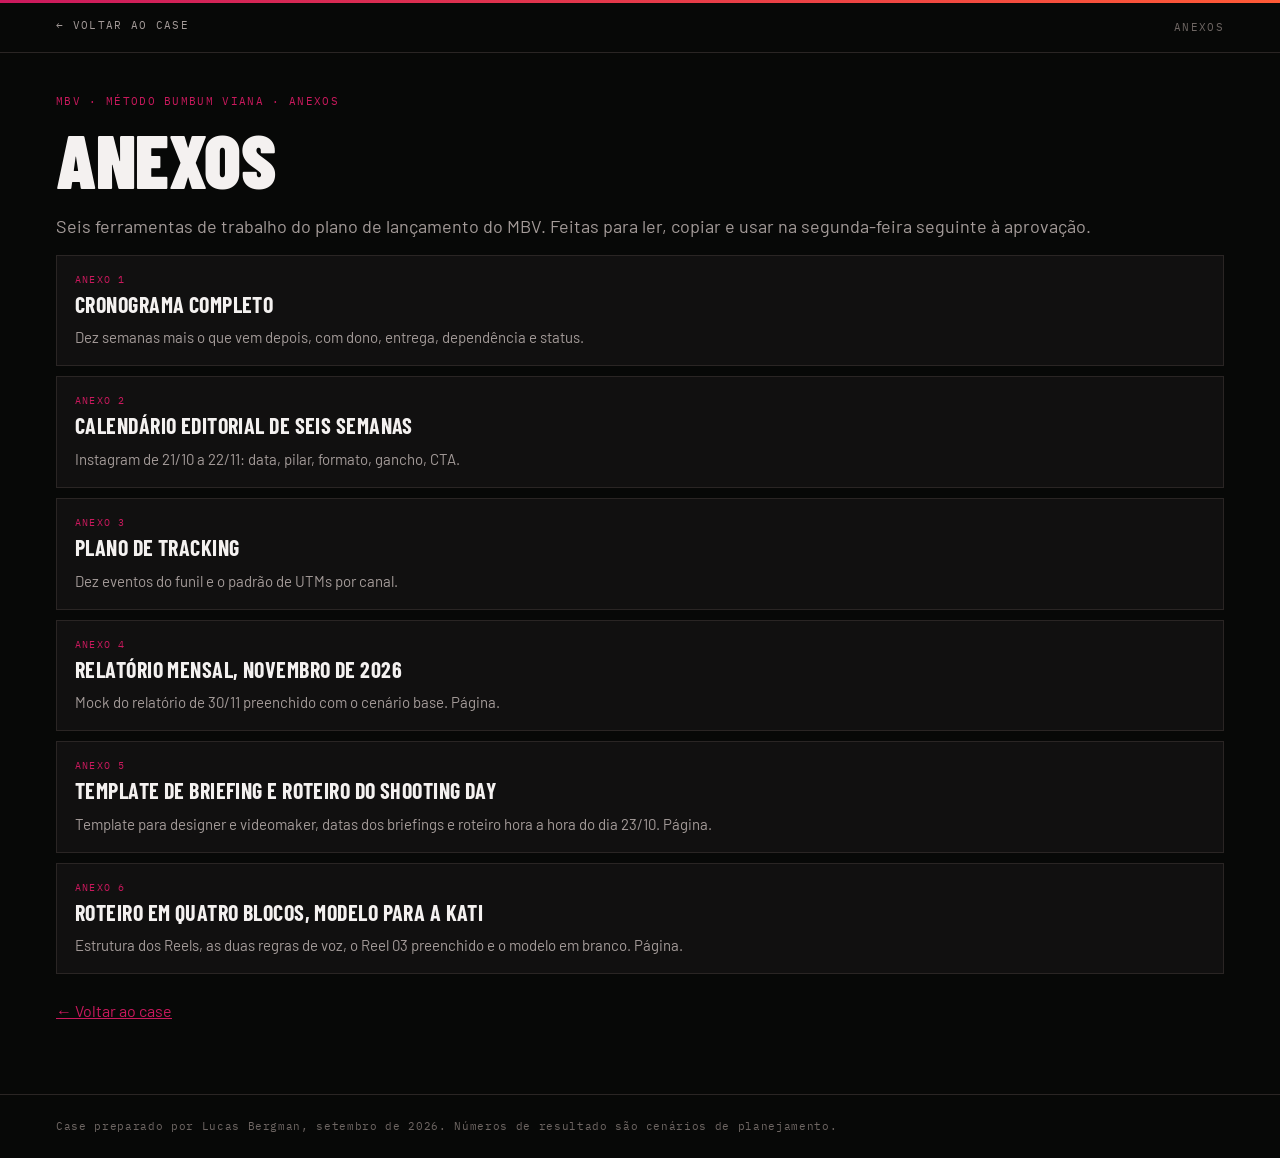
<file: anexos/index.html>
<!doctype html>
<html lang="pt-BR">
<head>
<meta charset="utf-8">
<meta name="viewport" content="width=device-width, initial-scale=1">
<meta name="robots" content="noindex, nofollow">
<title>Anexos · MBV</title>
<link rel="preconnect" href="https://fonts.googleapis.com">
<link rel="preconnect" href="https://fonts.gstatic.com" crossorigin>
<link rel="stylesheet" href="https://fonts.googleapis.com/css2?family=Barlow+Condensed:wght@500;600;700;900&family=Barlow:ital,wght@0,400;0,500;0,600;0,700;1,400&family=IBM+Plex+Mono:wght@400;500;600&display=swap">
<link rel="icon" href="data:image/svg+xml,<svg xmlns='http://www.w3.org/2000/svg' viewBox='0 0 100 100'><rect width='100' height='100' fill='%23070807'/><rect x='18' y='44' width='64' height='12' fill='%23CA195D'/></svg>">
<style>
:root{--bg:#070807;--surface:#111010;--surface2:#1A1817;--ink:#F4F1F0;--ink2:#A49B99;--ink3:#6E6663;--rule:#2A2524;--viana:#CA195D;--coral:#FF5A36;--grad:linear-gradient(90deg,#CA195D,#FF5A36);--f-disp:"Barlow Condensed","Arial Narrow",sans-serif;--f-body:"Barlow","Helvetica Neue",Arial,sans-serif;--f-mono:"IBM Plex Mono",ui-monospace,Consolas,monospace;--pad:clamp(18px,5vw,56px);}
*{box-sizing:border-box}
html{color-scheme:dark;-webkit-text-size-adjust:100%}
body{margin:0;background:var(--bg);color:var(--ink);font-family:var(--f-body);font-size:16px;line-height:1.6;-webkit-font-smoothing:antialiased;overflow-x:hidden}
.gradbar{height:3px;background:var(--grad)}
.topbar{display:flex;justify-content:space-between;align-items:center;gap:12px;padding:14px var(--pad);border-bottom:1px solid var(--rule);font-family:var(--f-mono);font-size:11px;letter-spacing:.12em;text-transform:uppercase}
.topbar a{color:var(--ink2);text-decoration:none;border-bottom:1px solid transparent;padding-bottom:2px}
.topbar a:hover,.topbar a:focus-visible{color:var(--ink);border-color:var(--viana);outline:none}
.topbar .n{color:var(--ink3);white-space:nowrap}
main{padding:40px var(--pad) 56px;max-width:1280px;margin:0 auto}
.eyebrow{font-family:var(--f-mono);font-size:11px;letter-spacing:.12em;text-transform:uppercase;color:var(--viana);margin:0 0 14px}
h1{font-family:var(--f-disp);font-weight:900;font-size:clamp(38px,7vw,76px);line-height:.92;text-transform:uppercase;margin:0 0 18px;text-wrap:balance;letter-spacing:-.005em}
h2{font-family:var(--f-disp);font-weight:900;font-size:clamp(26px,4vw,38px);line-height:1;text-transform:uppercase;margin:44px 0 14px}
h3{font-family:var(--f-disp);font-weight:700;font-size:20px;text-transform:uppercase;letter-spacing:.02em;margin:26px 0 10px}
p{margin:0 0 14px;max-width:none}
.lead{font-size:18px;color:var(--ink2)}
a{color:var(--viana)}
strong{font-weight:600}
ul,ol{margin:0 0 16px;padding-left:20px;max-width:none}
li{margin-bottom:6px}
li::marker{color:var(--ink3)}
.label{font-family:var(--f-mono);font-size:10px;letter-spacing:.12em;text-transform:uppercase;color:var(--ink3)}
.note{border:1px solid var(--rule);border-left:3px solid var(--viana);background:var(--surface);padding:12px 16px;margin:0 0 24px;font-family:var(--f-mono);font-size:12px;letter-spacing:.04em;color:var(--ink2);max-width:none}
.toolbar{display:flex;flex-wrap:wrap;gap:10px 18px;align-items:center;margin:24px 0 12px}
.btn{font-family:var(--f-mono);font-size:11px;letter-spacing:.12em;text-transform:uppercase;background:transparent;color:var(--ink);border:1px solid var(--viana);padding:10px 16px;cursor:pointer;border-radius:2px;transition:background .15s,color .15s}
.btn:hover{background:var(--viana);color:#fff}
.btn:focus-visible{outline:2px solid var(--coral);outline-offset:2px}
.count{font-family:var(--f-mono);font-size:11px;letter-spacing:.12em;text-transform:uppercase;color:var(--ink3)}
.tw{overflow:auto;max-height:calc(100vh - 140px);border:1px solid var(--rule);background:var(--surface)}
.tw.small{max-height:none}
table{border-collapse:separate;border-spacing:0;width:100%;min-width:880px;font-size:14px;line-height:1.45}
.tw.small table{min-width:520px}
caption{text-align:left;font-family:var(--f-mono);font-size:11px;letter-spacing:.12em;text-transform:uppercase;color:var(--ink3);padding:10px 12px;background:var(--surface);border-bottom:1px solid var(--rule)}
thead th{position:sticky;top:0;z-index:2;background:var(--surface2);font-family:var(--f-mono);font-weight:500;font-size:10px;letter-spacing:.12em;text-transform:uppercase;color:var(--ink2);text-align:left;padding:10px 12px;border-bottom:1px solid var(--viana);white-space:nowrap}
tbody td{padding:9px 12px;border-bottom:1px solid var(--rule);vertical-align:top}
tbody tr:nth-child(odd) td{background:var(--surface)}
tbody tr:nth-child(even) td{background:var(--surface2)}
td.m{font-family:var(--f-mono);font-size:12px;color:var(--ink2);white-space:nowrap}
td.w{min-width:260px}
td.num{font-family:var(--f-mono);font-size:13px;text-align:right;white-space:nowrap}
th.num{text-align:right}
.tag{display:inline-block;font-family:var(--f-mono);font-size:10px;letter-spacing:.1em;text-transform:uppercase;padding:2px 7px;border:1px solid var(--rule);border-radius:2px;color:var(--ink2);white-space:nowrap}
.tag.acc{border-color:var(--viana);color:var(--ink)}
.tag.hot{border-color:var(--coral);color:var(--ink)}
.legend{display:flex;flex-wrap:wrap;gap:10px 16px;margin:18px 0 6px;padding:14px 16px;background:var(--surface);border:1px solid var(--rule)}
.legend div{display:flex;align-items:center;gap:8px;font-size:14px;color:var(--ink2)}
.legend b{font-family:var(--f-mono);font-weight:500;font-size:12px;color:var(--ink)}
.grid2{display:grid;grid-template-columns:repeat(auto-fit,minmax(300px,1fr));gap:20px;margin:0 0 20px}
.cols3{display:grid;grid-template-columns:repeat(auto-fit,minmax(220px,1fr));gap:16px;margin:0 0 20px}
.block{background:var(--surface);border:1px solid var(--rule);border-top:2px solid var(--viana);padding:20px 20px 8px}
.block h2{margin:0 0 14px;font-size:clamp(22px,3vw,30px)}
.block h3{margin:0 0 10px}
.block p{max-width:none}
.block ul,.block ol{max-width:none}
.form{background:var(--surface);border:1px solid var(--rule);padding:22px 24px;margin:0 0 24px}
.form dl{margin:0}
.form dt{font-family:var(--f-mono);font-size:10px;letter-spacing:.12em;text-transform:uppercase;color:var(--ink3);margin-top:16px}
.form dt:first-child{margin-top:0}
.form dd{margin:4px 0 0;padding:4px 0 6px;border-bottom:1px dotted var(--rule);min-height:30px;color:var(--ink2);font-size:14px}
.form dd.filled{color:var(--ink)}
.tl{list-style:none;padding:0 0 0 22px;margin:8px 0 24px;border-left:2px solid var(--rule);max-width:none}
.tl li{position:relative;padding:0 0 18px 0;margin:0}
.tl li::before{content:"";position:absolute;left:-28px;top:8px;width:10px;height:10px;border-radius:50%;background:var(--viana)}
.tl time{display:block;font-family:var(--f-mono);font-size:11px;letter-spacing:.12em;text-transform:uppercase;color:var(--ink2);margin-bottom:2px}
pre{background:var(--surface);border:1px solid var(--rule);padding:18px 20px;margin:0 0 18px;font-family:var(--f-mono);font-size:13px;line-height:1.65;color:var(--ink);white-space:pre-wrap;word-break:break-word;max-width:100%}
pre.blank{color:var(--ink2)}
.blocks{display:grid;grid-template-columns:repeat(auto-fit,minmax(200px,1fr));gap:12px;margin:0 0 24px}
.blocks>div{background:var(--surface);border:1px solid var(--rule);padding:16px}
.blocks .t{font-family:var(--f-mono);font-size:10px;letter-spacing:.12em;text-transform:uppercase;color:var(--viana)}
.blocks .h{font-family:var(--f-disp);font-weight:900;font-size:24px;text-transform:uppercase;line-height:1;margin:6px 0 8px}
.blocks p{font-size:14px;color:var(--ink2);margin:0}
.list{list-style:none;padding:0;margin:0;max-width:none}
.list li{border:1px solid var(--rule);background:var(--surface);padding:16px 18px;margin:0 0 10px}
.list a{font-family:var(--f-disp);font-weight:700;font-size:22px;text-transform:uppercase;letter-spacing:.02em;text-decoration:none;color:var(--ink);line-height:1.1}
.list a:hover{color:var(--viana)}
.list .k{font-family:var(--f-mono);font-size:10px;letter-spacing:.12em;text-transform:uppercase;color:var(--viana);display:block;margin-bottom:4px}
.list p{margin:6px 0 0;color:var(--ink2);font-size:15px}
.sr{position:absolute;width:1px;height:1px;overflow:hidden;clip:rect(0 0 0 0);white-space:nowrap}
.msg{font-family:var(--f-mono);font-size:11px;letter-spacing:.12em;text-transform:uppercase;color:var(--ink2);min-height:1.2em}
footer{border-top:1px solid var(--rule);padding:22px var(--pad);font-family:var(--f-mono);font-size:11px;letter-spacing:.06em;color:var(--ink3);line-height:1.7}
@media (max-width:640px){main{padding-top:28px}.topbar{font-size:10px}h2{margin-top:34px}}
</style>
</head>
<body>
<div class="gradbar" aria-hidden="true"></div>
<header class="topbar">
<a href="../index.html#anexos">← Voltar ao case</a>
<span class="n">Anexos</span>
</header>
<main>
<p class="eyebrow">MBV · Método Bumbum Viana · anexos</p>
<h1>Anexos</h1>
<p class="lead">Seis ferramentas de trabalho do plano de lançamento do MBV. Feitas para ler, copiar e usar na segunda-feira seguinte à aprovação.</p>
<ul class="list">
<li><span class="k">Anexo 1</span><a href="01-cronograma.html">Cronograma completo</a><p>Dez semanas mais o que vem depois, com dono, entrega, dependência e status.</p></li>
<li><span class="k">Anexo 2</span><a href="02-calendario-editorial.html">Calendário editorial de seis semanas</a><p>Instagram de 21/10 a 22/11: data, pilar, formato, gancho, CTA.</p></li>
<li><span class="k">Anexo 3</span><a href="03-plano-de-tracking.html">Plano de tracking</a><p>Dez eventos do funil e o padrão de UTMs por canal.</p></li>
<li><span class="k">Anexo 4</span><a href="04-relatorio-mensal.html">Relatório mensal, novembro de 2026</a><p>Mock do relatório de 30/11 preenchido com o cenário base. Página.</p></li>
<li><span class="k">Anexo 5</span><a href="05-briefing-e-shooting.html">Template de briefing e roteiro do shooting day</a><p>Template para designer e videomaker, datas dos briefings e roteiro hora a hora do dia 23/10. Página.</p></li>
<li><span class="k">Anexo 6</span><a href="06-roteiro-modelo.html">Roteiro em quatro blocos, modelo para a Kati</a><p>Estrutura dos Reels, as duas regras de voz, o Reel 03 preenchido e o modelo em branco. Página.</p></li>
</ul>
<p style="margin-top:24px"><a href="../index.html#anexos">← Voltar ao case</a></p>
</main>
<footer>Case preparado por Lucas Bergman, setembro de 2026. Números de resultado são cenários de planejamento.</footer>
<script>

</script>
</body>
</html>
</file>
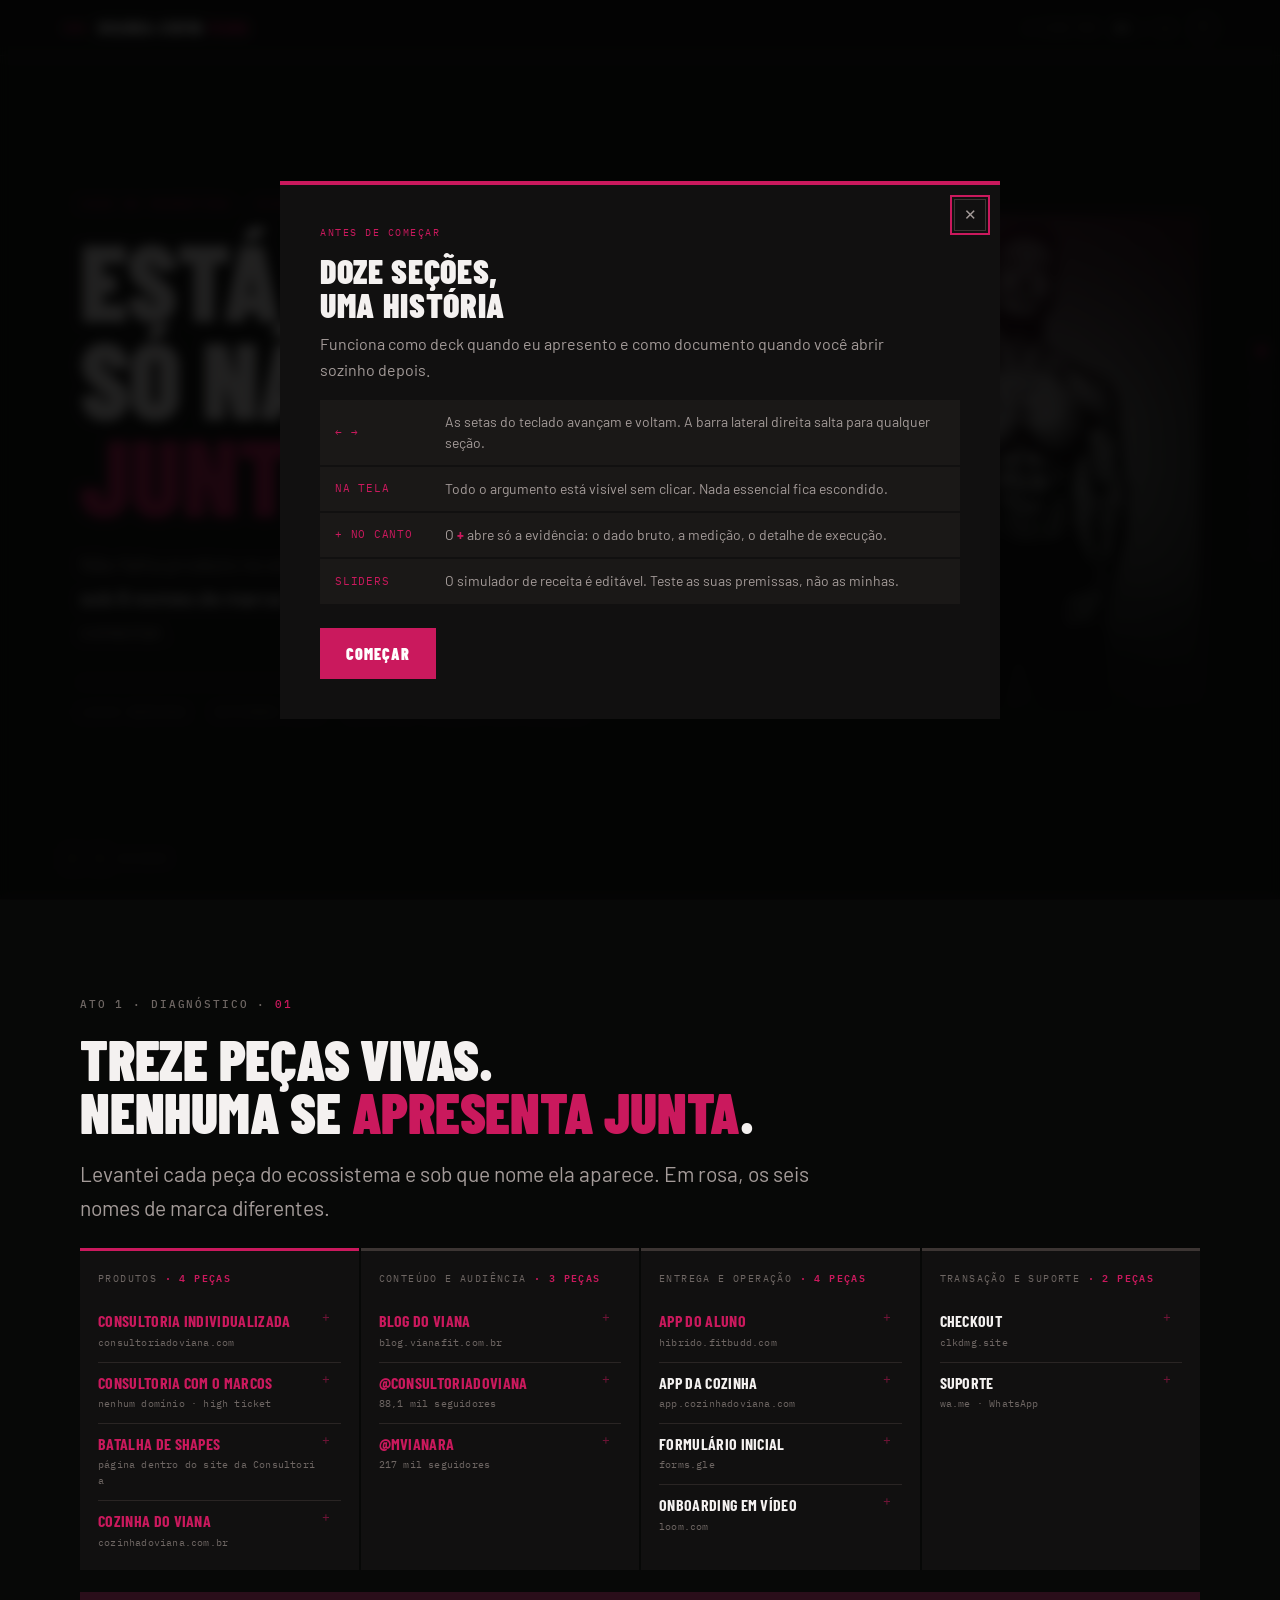
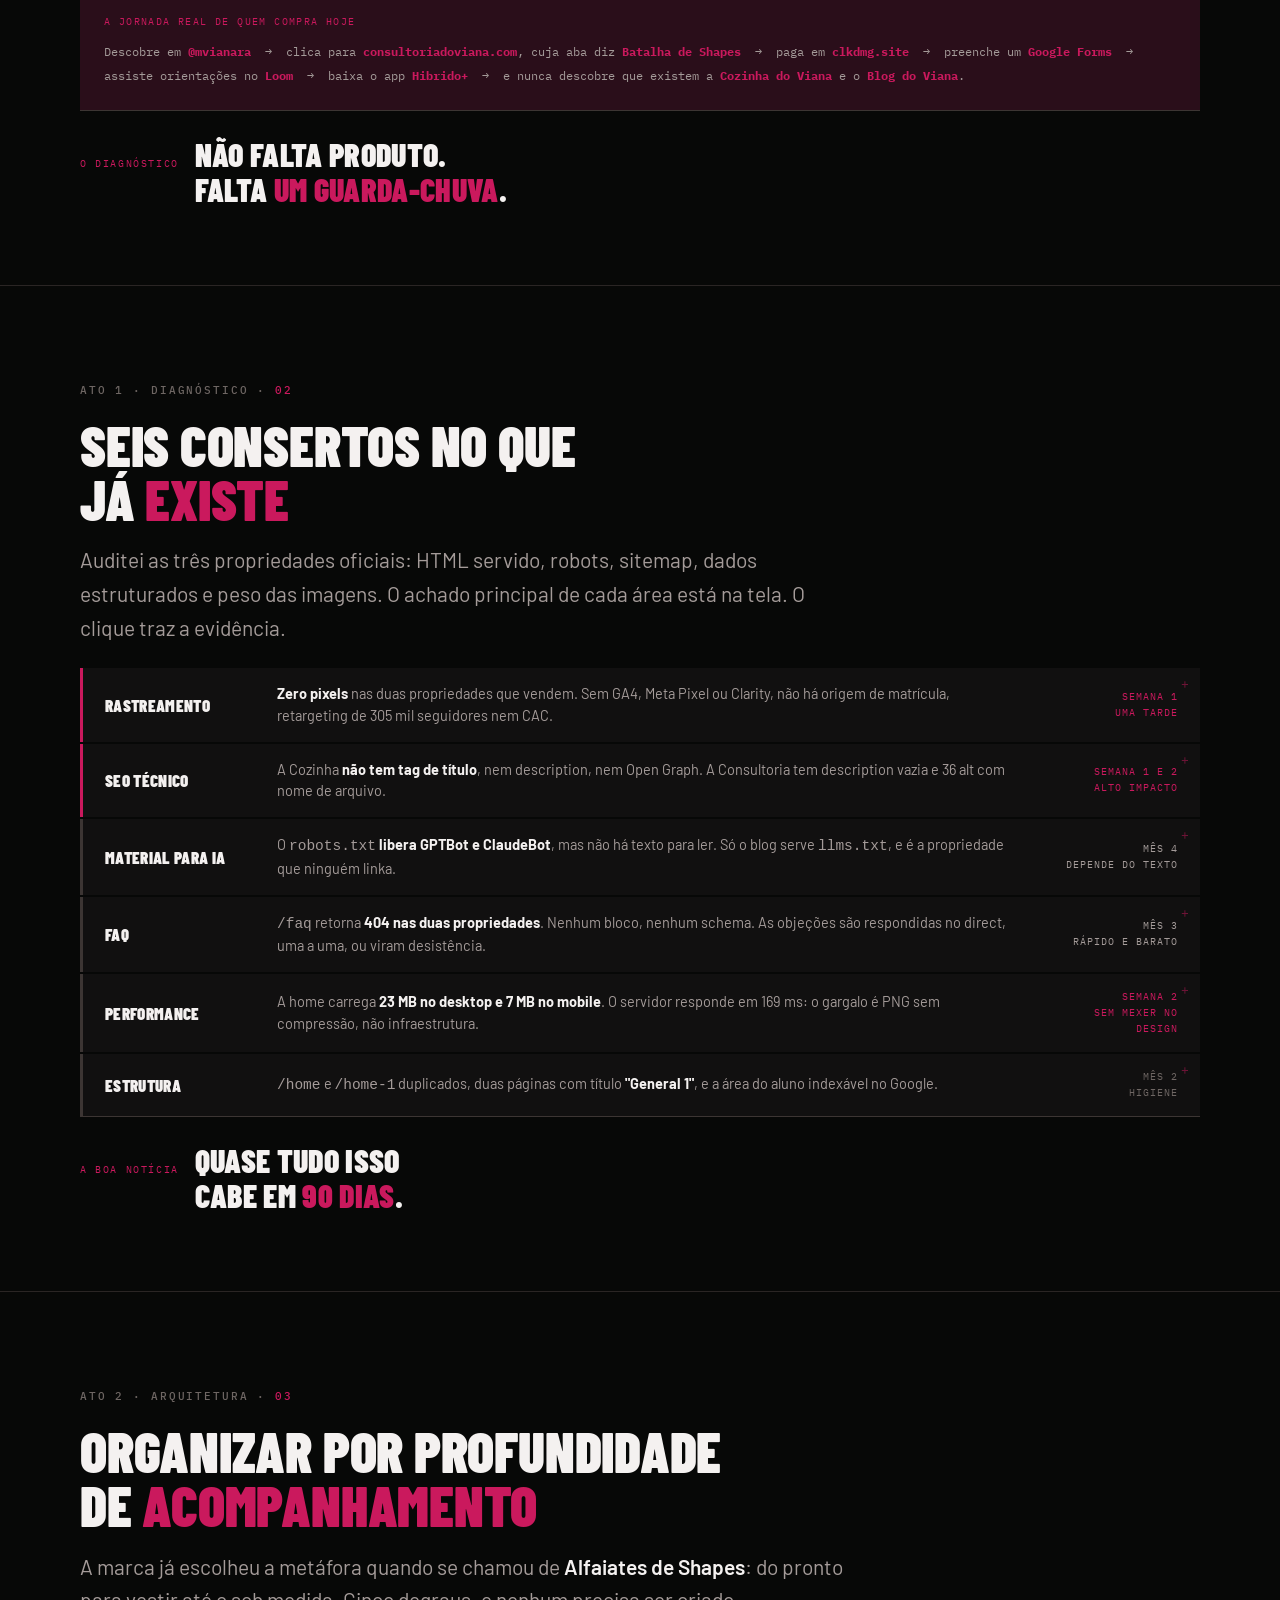
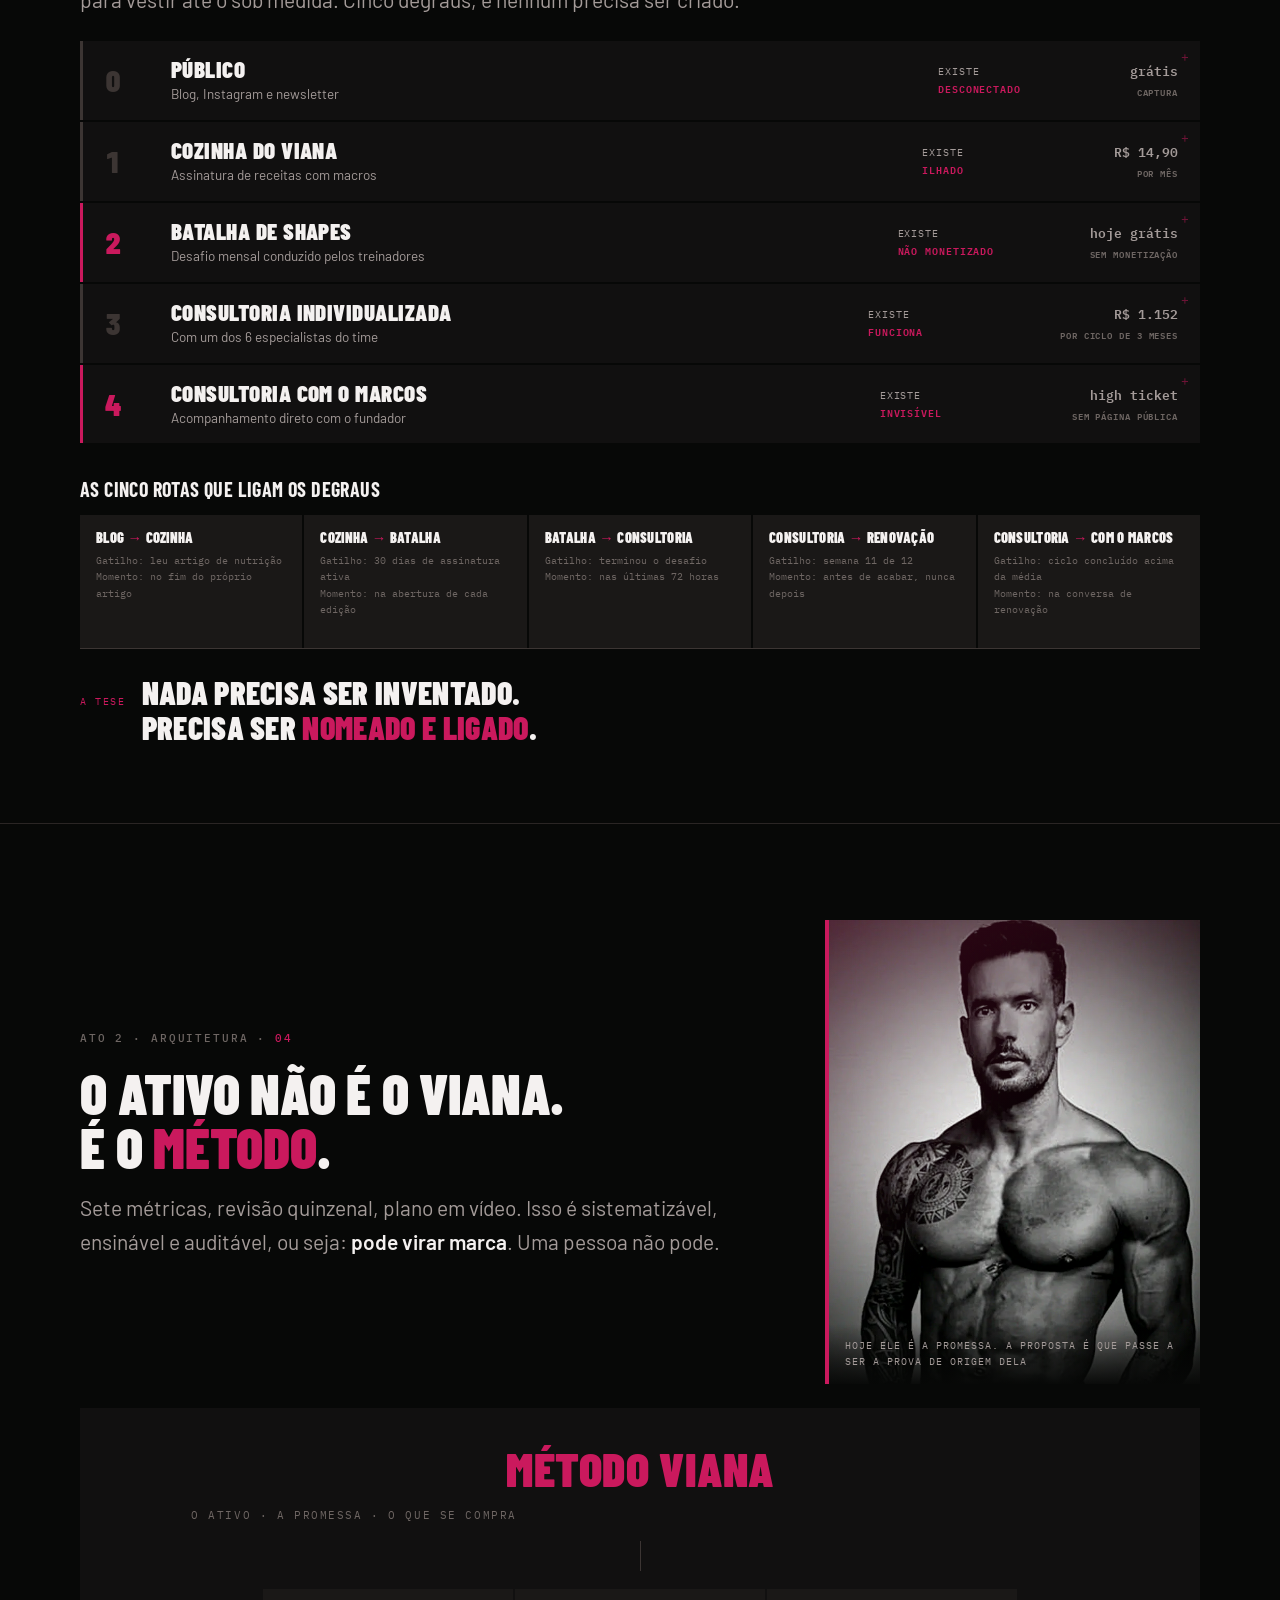
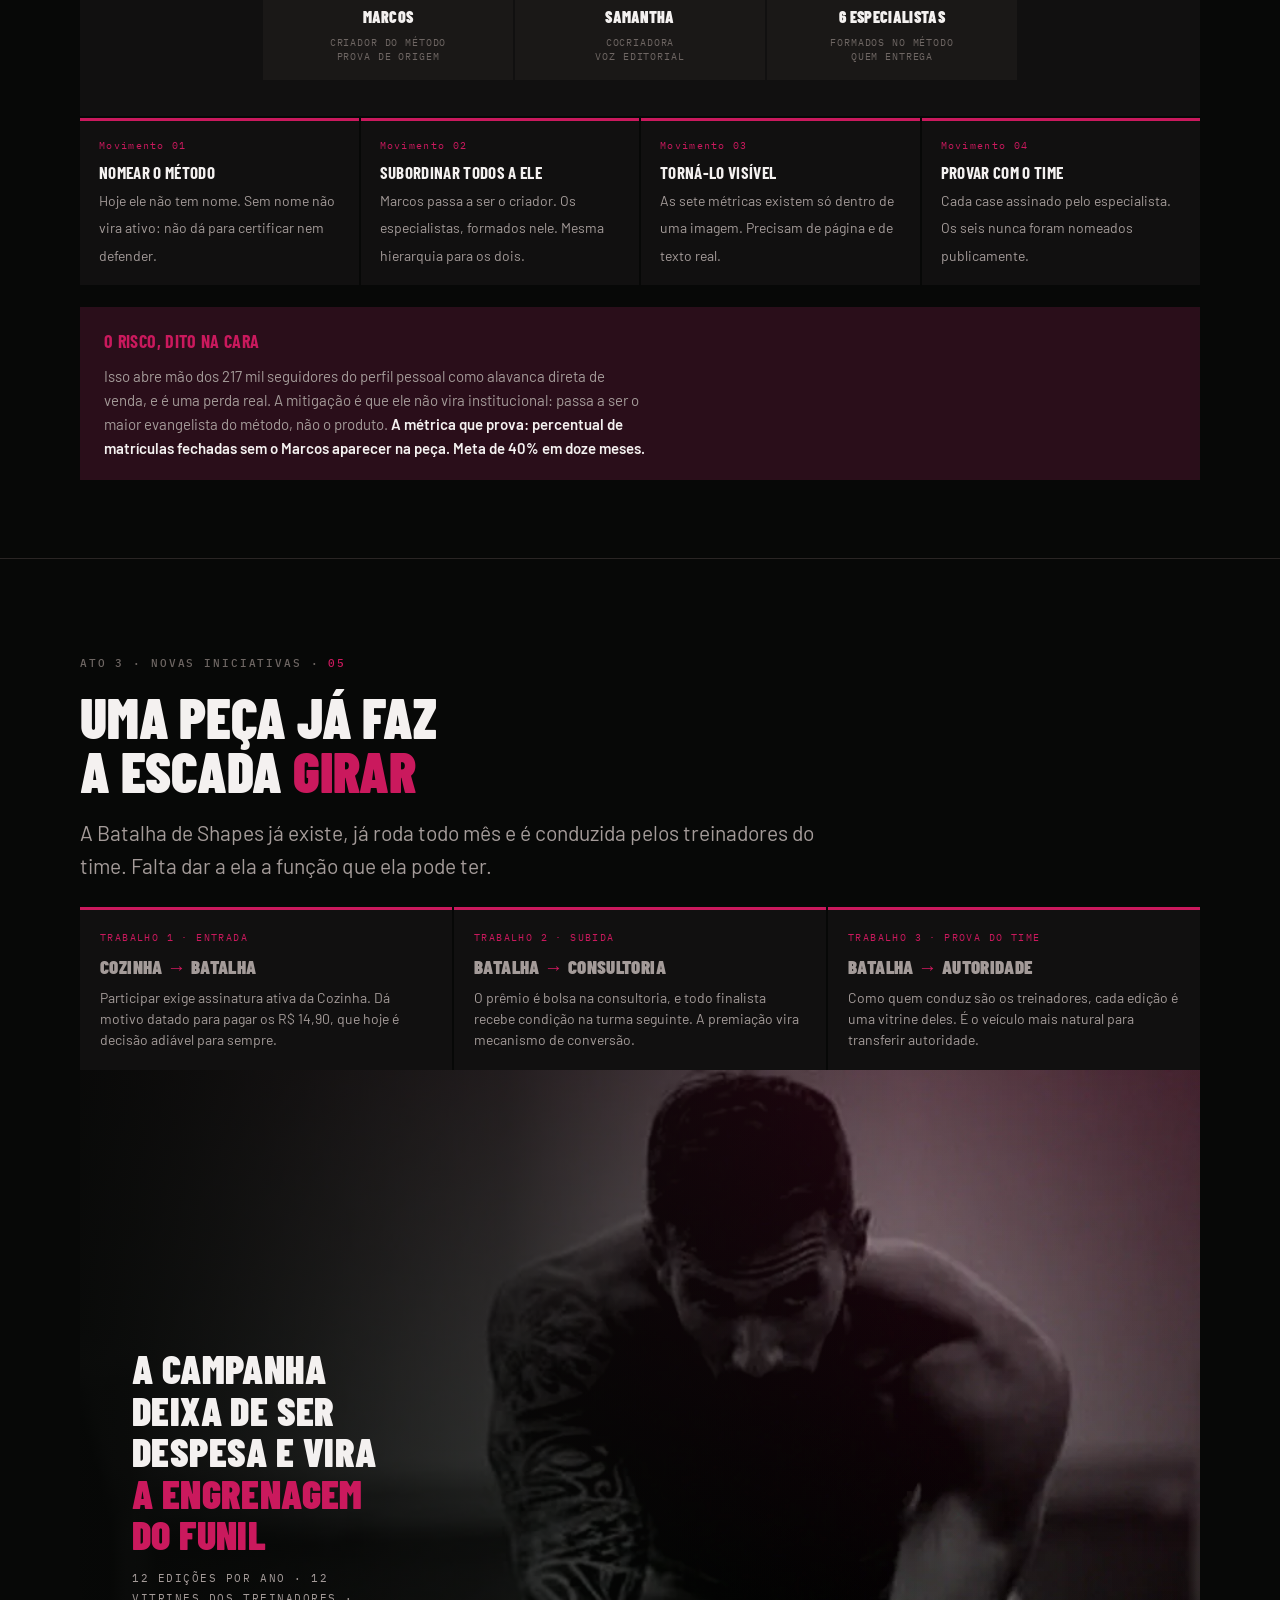
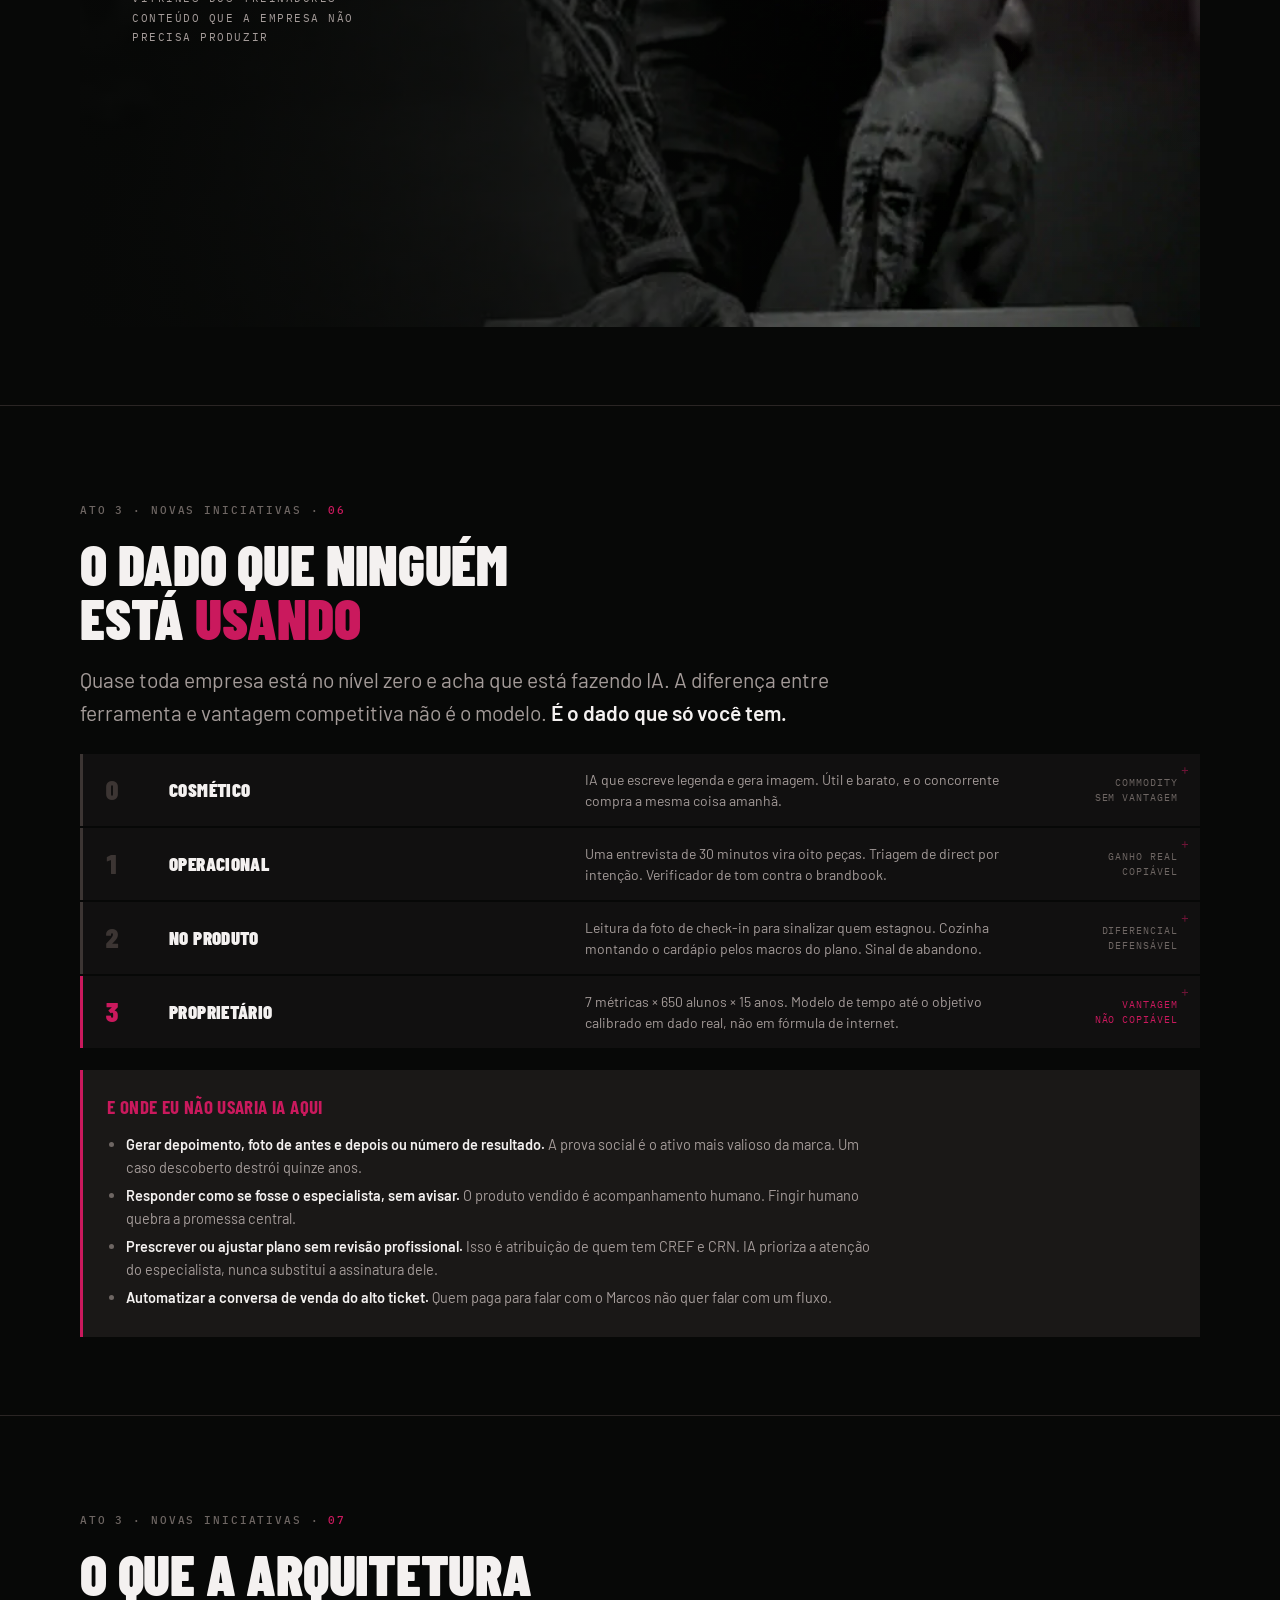
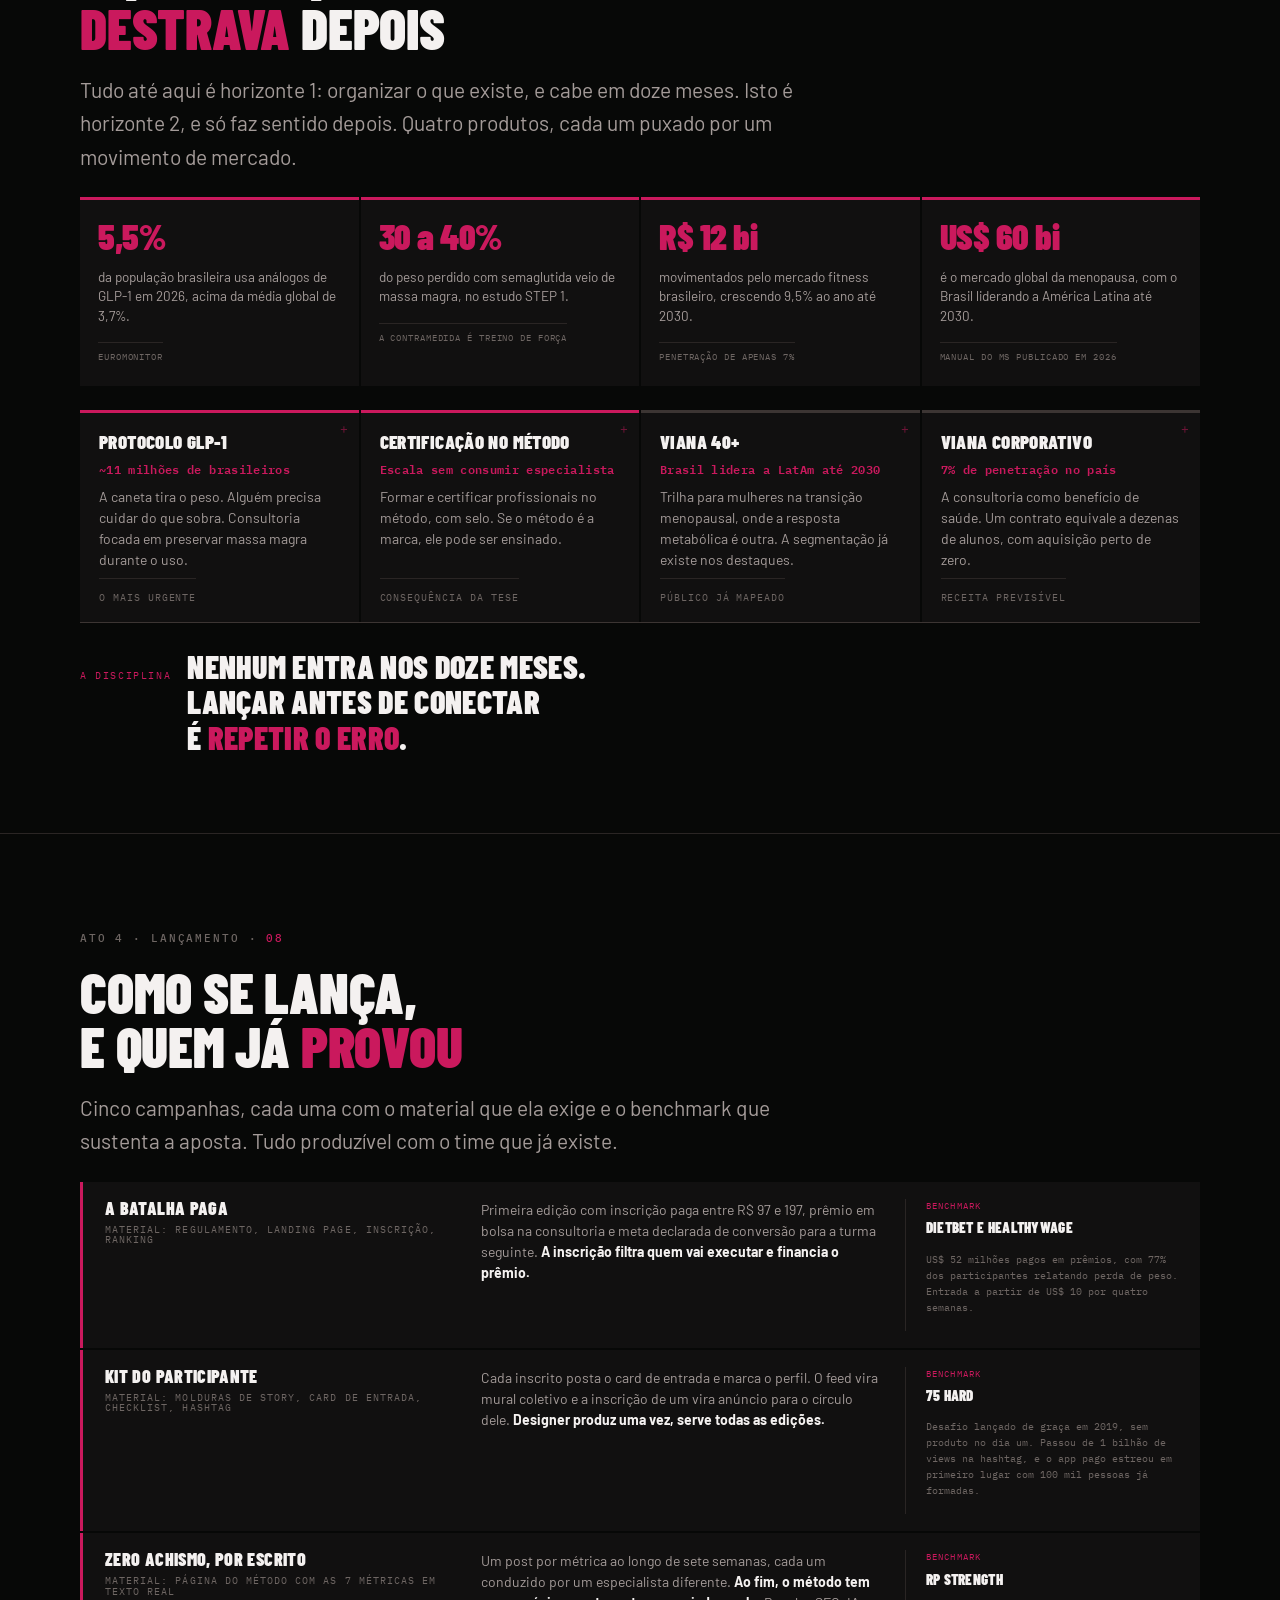
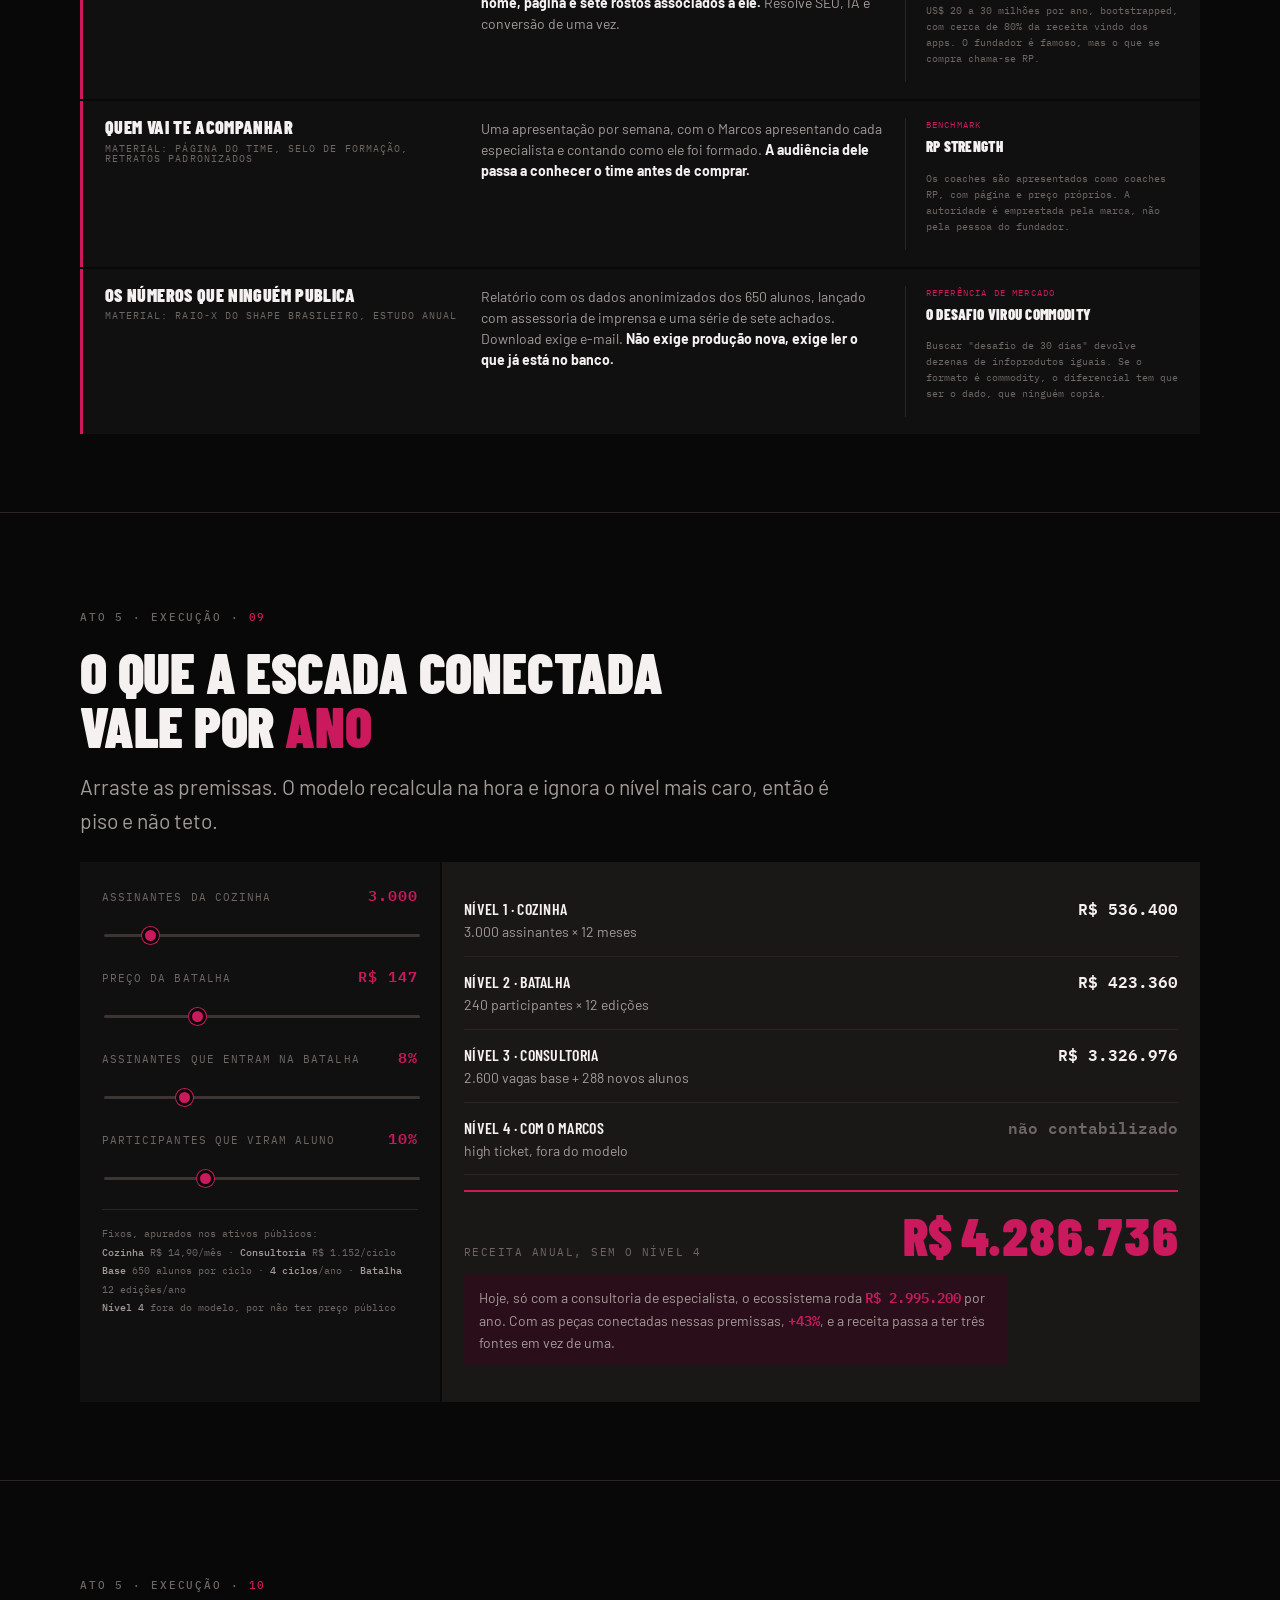
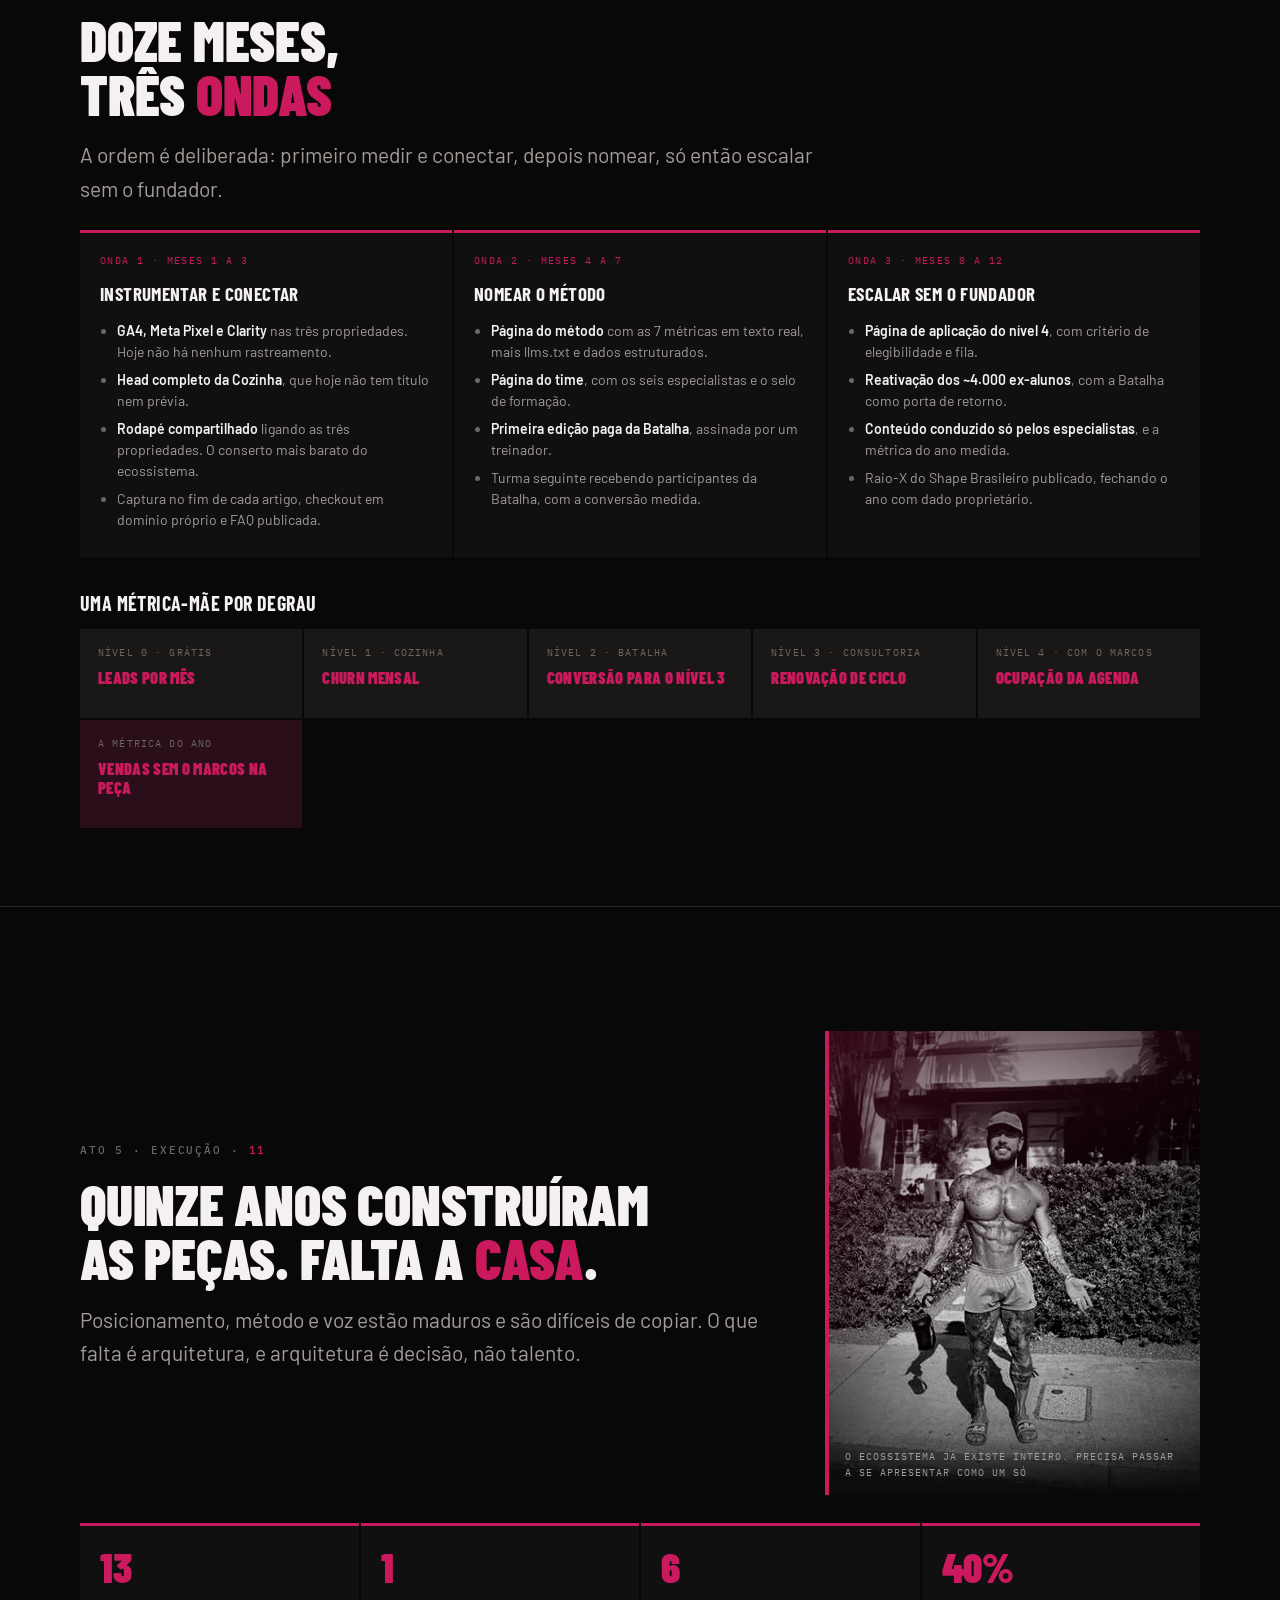
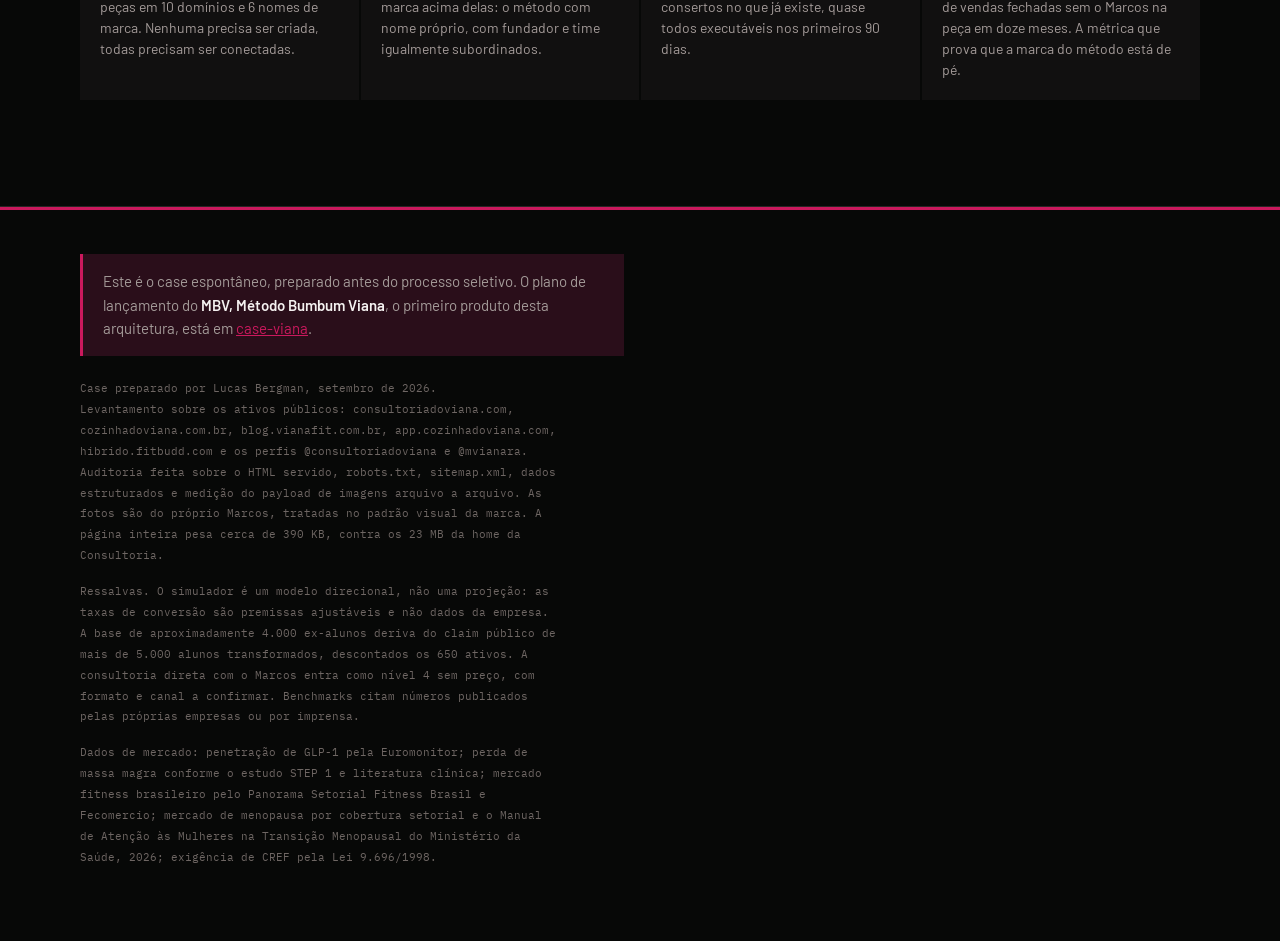
<file: guarda-chuva/index.html>
<!doctype html>
<html lang="pt-BR">
<head>
<meta charset="utf-8">
<meta name="viewport" content="width=device-width, initial-scale=1">
<title>Guarda-chuva Viana · Case</title>
<meta name="description" content="Está tudo aqui. Só não está junto. Diagnóstico, arquitetura de produtos e plano de lançamento para o ecossistema Viana.">
<meta name="robots" content="noindex, nofollow">
<meta property="og:title" content="Guarda-chuva Viana">
<meta property="og:description" content="Está tudo aqui. Só não está junto.">
<meta property="og:type" content="website">
<link rel="preconnect" href="https://fonts.googleapis.com">
<link rel="preconnect" href="https://fonts.gstatic.com" crossorigin>
<link rel="stylesheet" href="https://fonts.googleapis.com/css2?family=Barlow+Condensed:wght@500;600;700;900&family=Barlow:ital,wght@0,400;0,500;0,600;0,700;1,400&family=IBM+Plex+Mono:wght@400;500;600&display=swap">
<link rel="icon" href="data:image/svg+xml,<svg xmlns='http://www.w3.org/2000/svg' viewBox='0 0 100 100'><rect width='100' height='100' fill='%23070807'/><rect x='18' y='44' width='64' height='12' fill='%23CA195D'/></svg>">

<style>
/* ============================================================
   Paleta oficial da marca, sem exceção:
   magenta #CA195D, preto #070807, branco #F4F1F0.
   Estado e hierarquia são feitos com peso, traço e opacidade,
   nunca com cor de fora da marca.
   ============================================================ */
:root{
  --ground:#070807; --surface:#111010; --surface2:#1A1817; --surface3:#242020;
  --ink:#F4F1F0; --ink2:#A49B99; --ink3:#6E6663;
  --rule:#2A2524; --rule2:#3C3533;
  --viana:#CA195D; --viana-deep:#85113E; --viana-soft:#2A0E1A;
  --f-disp:"Barlow Condensed","Arial Narrow",sans-serif;
  --f-body:"Barlow","Helvetica Neue",Arial,sans-serif;
  --f-mono:"IBM Plex Mono",ui-monospace,Consolas,monospace;
  --pad:clamp(20px,5vw,64px);
}
*{box-sizing:border-box;}
html{scroll-behavior:smooth;}
@media (prefers-reduced-motion:reduce){html{scroll-behavior:auto;}*{animation-duration:.001ms!important;transition-duration:.001ms!important;}}

body{margin:0;background:var(--ground);color:var(--ink);font-family:var(--f-body);font-size:17px;line-height:1.6;-webkit-font-smoothing:antialiased;overflow-x:hidden;}
body.locked{overflow:hidden;}
p{margin:0 0 15px;max-width:68ch;}
strong{font-weight:600;color:var(--ink);}
em{font-style:italic;color:var(--ink);}
a{color:var(--viana);}
ul,ol{margin:0 0 16px;padding-left:20px;max-width:68ch;}
li{margin-bottom:8px;} li::marker{color:var(--ink3);}
.mono{font-family:var(--f-mono);font-size:.86em;}
button{font:inherit;color:inherit;}

#progress{position:fixed;top:0;left:0;height:3px;width:0%;background:var(--viana);z-index:120;transition:width .18s linear;}
#topbar{position:fixed;top:0;left:0;right:0;height:56px;z-index:110;display:flex;align-items:center;justify-content:space-between;gap:16px;padding:0 var(--pad);background:rgba(7,8,7,.9);backdrop-filter:blur(12px);border-bottom:1px solid var(--rule);}
.brandmark{display:flex;align-items:center;gap:12px;text-decoration:none;color:var(--ink);}
.brandmark .bar{width:22px;height:4px;background:var(--viana);flex:none;}
.brandmark span{font-family:var(--f-disp);font-weight:900;font-size:17px;letter-spacing:.05em;text-transform:uppercase;line-height:1;}
.brandmark b{color:var(--viana);}
.bar-right{display:flex;align-items:center;gap:16px;}
#counter{font-family:var(--f-mono);font-size:11px;letter-spacing:.13em;color:var(--ink3);text-transform:uppercase;white-space:nowrap;}
#counter b{color:var(--ink);font-weight:600;}
#helpbtn{width:26px;height:26px;border-radius:50%;border:1px solid var(--rule2);background:transparent;color:var(--ink2);cursor:pointer;font-size:13px;font-family:var(--f-mono);line-height:1;padding:0;transition:.18s;}
#helpbtn:hover{border-color:var(--viana);color:var(--viana);}
#helpbtn:focus-visible{outline:2px solid var(--viana);outline-offset:2px;}

#dots{position:fixed;right:14px;top:50%;transform:translateY(-50%);z-index:105;display:flex;flex-direction:column;gap:9px;}
#dots button{width:9px;height:9px;padding:0;border-radius:50%;cursor:pointer;border:1px solid var(--rule2);background:transparent;transition:.2s;}
#dots button:hover{border-color:var(--viana);transform:scale(1.35);}
#dots button[aria-current="true"]{background:var(--viana);border-color:var(--viana);}
#dots button:focus-visible{outline:2px solid var(--viana);outline-offset:3px;}
.hint{position:fixed;left:var(--pad);bottom:16px;z-index:105;font-family:var(--f-mono);font-size:10px;letter-spacing:.11em;text-transform:uppercase;color:var(--ink3);display:flex;align-items:center;gap:8px;transition:opacity .4s;}
.hint kbd{font-family:var(--f-mono);border:1px solid var(--rule2);border-radius:3px;padding:1px 5px;color:var(--ink2);font-size:10px;}

section{min-height:100vh;padding:96px var(--pad) 78px;display:flex;flex-direction:column;justify-content:center;border-bottom:1px solid var(--rule);position:relative;}
.inner{width:100%;max-width:1120px;margin:0 auto;}
.eyebrow{font-family:var(--f-mono);font-size:11px;font-weight:500;letter-spacing:.17em;text-transform:uppercase;color:var(--viana);margin:0 0 18px;}
.eyebrow .act{color:var(--ink3);} .eyebrow .sep{color:var(--ink3);}
h1{font-family:var(--f-disp);font-weight:900;font-size:clamp(44px,9.6vw,108px);line-height:.9;letter-spacing:-.006em;text-transform:uppercase;margin:0 0 24px;text-wrap:balance;}
h1 .hl{color:var(--viana);}
h2{font-family:var(--f-disp);font-weight:900;font-size:clamp(30px,5.4vw,56px);line-height:.96;letter-spacing:-.004em;text-transform:uppercase;margin:0 0 18px;text-wrap:balance;}
h2 .hl{color:var(--viana);}
h3{font-family:var(--f-disp);font-weight:700;font-size:20px;letter-spacing:.02em;text-transform:uppercase;margin:0 0 10px;}
.lead{font-size:clamp(17px,2.1vw,21px);color:var(--ink2);max-width:64ch;}
.lead strong{color:var(--ink);font-weight:600;}

/* conclusão de seção: a frase que leva à próxima */
.takeaway{margin-top:auto;padding-top:26px;border-top:1px solid var(--rule2);display:flex;align-items:baseline;gap:16px;flex-wrap:wrap;}
.takeaway .tk{font-family:var(--f-mono);font-size:10px;letter-spacing:.16em;text-transform:uppercase;color:var(--viana);white-space:nowrap;padding-top:6px;}
.takeaway p{font-family:var(--f-disp);font-weight:900;font-size:clamp(19px,3vw,32px);line-height:1.1;text-transform:uppercase;letter-spacing:.01em;margin:0;max-width:32ch;}
.takeaway p i{font-style:normal;color:var(--viana);}

/* afordância: só em detalhe, nunca no essencial */
.more{position:relative;}
.more::after{content:"+";position:absolute;top:9px;right:11px;font-family:var(--f-mono);font-size:13px;line-height:1;color:var(--viana);opacity:.5;transition:.18s;pointer-events:none;}
.more:hover::after,.more:focus-visible::after{opacity:1;transform:rotate(90deg);}

/* capa */
#capa{overflow:hidden;}
.capa-wrap{display:grid;grid-template-columns:1.3fr .7fr;gap:clamp(24px,5vw,64px);align-items:center;}
.capa-photo{position:relative;overflow:hidden;background:var(--surface);border-left:4px solid var(--viana);}
.capa-photo img{width:100%;display:block;filter:contrast(1.03);}
.capa-photo::after{content:"";position:absolute;inset:0;background:linear-gradient(155deg,rgba(202,25,93,.28),transparent 58%);mix-blend-mode:screen;}
.capa-meta{display:flex;flex-wrap:wrap;gap:10px 28px;margin-top:34px;padding-top:20px;border-top:1px solid var(--rule2);font-family:var(--f-mono);font-size:11.5px;letter-spacing:.1em;text-transform:uppercase;color:var(--ink3);}

/* grupos de peças */
.groups{display:grid;grid-template-columns:repeat(auto-fit,minmax(230px,1fr));gap:2px;margin-top:24px;}
.group{background:var(--surface);padding:18px 18px 8px;border-top:3px solid var(--rule2);}
.group.key{border-top-color:var(--viana);}
.group .gh{font-family:var(--f-mono);font-size:10px;letter-spacing:.14em;text-transform:uppercase;color:var(--ink3);margin-bottom:14px;}
.group .gh b{color:var(--viana);font-weight:600;}
.pc{display:block;width:100%;text-align:left;background:transparent;border:0;border-bottom:1px solid var(--rule);padding:11px 24px 11px 0;cursor:pointer;transition:.16s;}
.pc:last-child{border-bottom:0;}
.pc:hover{background:var(--surface2);padding-left:8px;}
.pc:focus-visible{outline:2px solid var(--viana);outline-offset:-2px;}
.pc .pn{display:block;font-family:var(--f-disp);font-weight:700;font-size:16px;text-transform:uppercase;letter-spacing:.02em;line-height:1.15;}
.pc .pd{display:block;font-family:var(--f-mono);font-size:10px;color:var(--ink3);margin-top:4px;word-break:break-all;letter-spacing:.02em;}
.pc.mark .pn{color:var(--viana);}

.journey{background:var(--viana-soft);padding:22px 24px;margin-top:22px;}
.journey .jl{font-family:var(--f-mono);font-size:10px;letter-spacing:.14em;text-transform:uppercase;color:var(--viana);margin-bottom:10px;}
.journey .jf{font-family:var(--f-mono);font-size:12px;color:var(--ink2);line-height:2;word-break:break-word;margin:0;max-width:none;}
.journey .jf b{color:var(--viana);}

/* diagnóstico */
.fixes{display:flex;flex-direction:column;gap:2px;margin-top:24px;}
.fix{display:grid;grid-template-columns:150px 1fr 128px;gap:0 22px;align-items:center;background:var(--surface);padding:15px 22px;border-left:3px solid var(--rule2);cursor:pointer;text-align:left;border-top:0;border-right:0;border-bottom:0;width:100%;transition:.16s;}
.fix:hover{background:var(--surface2);}
.fix:focus-visible{outline:2px solid var(--viana);outline-offset:-2px;}
.fix.hi{border-left-color:var(--viana);}
.fix .fa{font-family:var(--f-disp);font-weight:900;font-size:17px;text-transform:uppercase;letter-spacing:.02em;line-height:1.1;}
.fix .ff{font-size:14.5px;color:var(--ink2);line-height:1.5;padding-right:16px;}
.fix .ff b{color:var(--ink);}
.fix .fv{font-family:var(--f-mono);font-size:10px;letter-spacing:.1em;text-transform:uppercase;text-align:right;line-height:1.6;}
.fv.now{color:var(--viana);} .fv.soon{color:var(--ink2);} .fv.later{color:var(--ink3);}

/* escada */
.ladder{display:flex;flex-direction:column;gap:2px;margin-top:24px;}
.lvl{background:var(--surface);border:0;border-left:3px solid var(--rule2);cursor:pointer;text-align:left;width:100%;padding:0;transition:.16s;}
.lvl:hover{background:var(--surface2);}
.lvl:focus-visible{outline:2px solid var(--viana);outline-offset:-2px;}
.lvl.hi{border-left-color:var(--viana);}
.lvl-head{display:grid;grid-template-columns:46px 1fr 172px auto;gap:0 20px;align-items:center;padding:16px 22px;}
.lvl-n{font-family:var(--f-disp);font-weight:900;font-size:30px;line-height:1;color:var(--rule2);font-variant-numeric:tabular-nums;transition:.16s;}
.lvl:hover .lvl-n,.lvl.hi .lvl-n{color:var(--viana);}
.lvl-t{font-family:var(--f-disp);font-weight:900;font-size:clamp(17px,2.3vw,23px);text-transform:uppercase;letter-spacing:.02em;line-height:1.06;}
.lvl-t small{display:block;font-family:var(--f-body);font-weight:400;font-size:13.5px;text-transform:none;letter-spacing:0;color:var(--ink2);margin-top:3px;line-height:1.45;}
.lvl-s{font-family:var(--f-mono);font-size:10px;letter-spacing:.09em;text-transform:uppercase;color:var(--ink2);line-height:1.6;}
.lvl-s b{color:var(--viana);font-weight:600;display:block;}
.lvl-p{font-family:var(--f-mono);font-size:12.5px;font-weight:600;color:var(--ink2);text-align:right;white-space:nowrap;}
.lvl-p em{display:block;font-style:normal;font-size:9px;letter-spacing:.1em;text-transform:uppercase;color:var(--ink3);margin-top:4px;}

.routes{display:grid;grid-template-columns:repeat(auto-fit,minmax(200px,1fr));gap:2px;margin-top:2px;}
.rt{background:var(--surface2);padding:14px 16px;}
.rt .rr{font-family:var(--f-disp);font-weight:900;font-size:14.5px;text-transform:uppercase;letter-spacing:.02em;line-height:1.2;margin-bottom:6px;}
.rt .rr i{font-style:normal;color:var(--viana);}
.rt .rg{font-family:var(--f-mono);font-size:10px;color:var(--ink3);line-height:1.65;}

/* hierarquia do método */
.hier{background:var(--surface);padding:clamp(22px,4vw,36px);margin-top:24px;text-align:center;}
.hier .top{font-family:var(--f-disp);font-weight:900;font-size:clamp(26px,4.6vw,48px);text-transform:uppercase;letter-spacing:.01em;color:var(--viana);line-height:1;}
.hier .topsub{font-family:var(--f-mono);font-size:10.5px;letter-spacing:.15em;text-transform:uppercase;color:var(--ink3);margin-top:8px;}
.hier .stem{width:1px;height:30px;background:var(--rule2);margin:18px auto;}
.hier .row{display:flex;flex-wrap:wrap;justify-content:center;gap:2px;}
.hier .node{background:var(--surface2);padding:15px 20px;min-width:145px;flex:1 1 145px;max-width:250px;}
.hier .node b{display:block;font-family:var(--f-disp);font-weight:900;font-size:16px;text-transform:uppercase;letter-spacing:.02em;}
.hier .node span{display:block;font-family:var(--f-mono);font-size:9.5px;letter-spacing:.09em;text-transform:uppercase;color:var(--ink3);margin-top:6px;line-height:1.5;}
.moves{display:grid;grid-template-columns:repeat(auto-fit,minmax(235px,1fr));gap:2px;margin-top:2px;}
.move{background:var(--surface);padding:17px 19px;border-top:3px solid var(--viana);}
.move .mn{font-family:var(--f-mono);font-size:10px;letter-spacing:.13em;color:var(--viana);margin-bottom:9px;}
.move b{display:block;font-family:var(--f-disp);font-size:17px;text-transform:uppercase;letter-spacing:.02em;margin-bottom:5px;line-height:1.1;}
.move span{font-size:14px;color:var(--ink2);line-height:1.5;}
.risk{background:var(--viana-soft);padding:20px 24px;margin-top:22px;}
.risk b{display:block;font-family:var(--f-disp);font-size:18px;text-transform:uppercase;letter-spacing:.02em;color:var(--viana);margin-bottom:8px;}
.risk p{font-size:15px;color:var(--ink2);margin:0;}

/* cogs */
.cogs{display:grid;grid-template-columns:repeat(auto-fit,minmax(232px,1fr));gap:2px;margin-top:24px;}
.cog{background:var(--surface);padding:20px;border-top:3px solid var(--viana);}
.cog .step{font-family:var(--f-mono);font-size:10px;letter-spacing:.14em;text-transform:uppercase;color:var(--viana);margin-bottom:11px;}
.cog .flow{font-family:var(--f-disp);font-weight:900;font-size:19px;text-transform:uppercase;letter-spacing:.02em;line-height:1.15;margin-bottom:9px;}
.cog .flow i{font-style:normal;color:var(--viana);}
.cog p{font-size:14px;color:var(--ink2);margin:0;line-height:1.5;}

/* maturidade IA */
.maturity{display:flex;flex-direction:column;gap:2px;margin-top:24px;}
.mat{display:grid;grid-template-columns:44px 1fr 1.15fr 118px;gap:0 20px;align-items:center;background:var(--surface);padding:15px 22px;border-left:3px solid var(--rule2);cursor:pointer;text-align:left;border-top:0;border-right:0;border-bottom:0;width:100%;transition:.16s;}
.mat:hover{background:var(--surface2);}
.mat:focus-visible{outline:2px solid var(--viana);outline-offset:-2px;}
.mat.hi{border-left-color:var(--viana);}
.mat .mn{font-family:var(--f-disp);font-weight:900;font-size:26px;line-height:1;color:var(--rule2);font-variant-numeric:tabular-nums;}
.mat.hi .mn,.mat:hover .mn{color:var(--viana);}
.mat .mt{font-family:var(--f-disp);font-weight:900;font-size:19px;text-transform:uppercase;letter-spacing:.02em;line-height:1.08;}
.mat .mex{font-size:14px;color:var(--ink2);line-height:1.5;padding-right:14px;}
.mat .mv{font-family:var(--f-mono);font-size:9.5px;letter-spacing:.1em;text-transform:uppercase;text-align:right;line-height:1.6;color:var(--ink3);}
.mat.hi .mv{color:var(--viana);}
.gov{background:var(--surface2);padding:22px 24px;margin-top:22px;border-left:3px solid var(--viana);}
.gov b.gt{display:block;font-family:var(--f-disp);font-size:19px;text-transform:uppercase;letter-spacing:.02em;color:var(--viana);margin-bottom:11px;}
.gov ul{margin:0;padding-left:19px;max-width:78ch;}
.gov li{font-size:14.5px;color:var(--ink2);line-height:1.55;margin-bottom:6px;}
.gov li strong{color:var(--ink);}

/* estatísticas + produtos */
.stats{display:grid;grid-template-columns:repeat(auto-fit,minmax(180px,1fr));gap:2px;margin-top:24px;}
.stat{background:var(--surface);padding:18px;border-top:3px solid var(--viana);}
.stat .sv{font-family:var(--f-disp);font-weight:900;font-size:clamp(24px,3.4vw,36px);color:var(--viana);line-height:1;letter-spacing:-.012em;}
.stat .sl{font-size:13.5px;color:var(--ink2);margin-top:9px;line-height:1.45;}
.stat .ss{font-family:var(--f-mono);font-size:9px;letter-spacing:.1em;text-transform:uppercase;color:var(--ink3);margin-top:10px;padding-top:8px;border-top:1px solid var(--rule);}

.cards{display:grid;grid-template-columns:repeat(auto-fit,minmax(255px,1fr));gap:2px;margin-top:24px;}
.cd{background:var(--surface);padding:19px 19px 17px;border-top:3px solid var(--rule2);display:flex;flex-direction:column;gap:8px;text-align:left;border-left:0;border-right:0;border-bottom:0;cursor:pointer;transition:.16s;width:100%;}
.cd:hover{background:var(--surface2);}
.cd:focus-visible{outline:2px solid var(--viana);outline-offset:-2px;}
.cd.hi{border-top-color:var(--viana);}
.cd .cn{font-family:var(--f-disp);font-weight:900;font-size:19px;text-transform:uppercase;letter-spacing:.02em;line-height:1.06;padding-right:20px;}
.cd .cm{font-family:var(--f-mono);font-size:11.5px;font-weight:600;color:var(--viana);letter-spacing:.03em;}
.cd .cds{font-size:14px;color:var(--ink2);line-height:1.5;}
.cd .cf{margin-top:auto;padding-top:11px;border-top:1px solid var(--rule);font-family:var(--f-mono);font-size:9.5px;letter-spacing:.1em;text-transform:uppercase;color:var(--ink3);}

/* campanhas + benchmark */
.camps{display:flex;flex-direction:column;gap:2px;margin-top:24px;}
.camp{display:grid;grid-template-columns:1.1fr 1.25fr .85fr;gap:0 22px;background:var(--surface);padding:17px 22px;border-left:3px solid var(--viana);}
.camp .ca{font-family:var(--f-disp);font-weight:900;font-size:18px;text-transform:uppercase;letter-spacing:.02em;line-height:1.1;}
.camp .ca small{display:block;font-family:var(--f-mono);font-weight:400;font-size:9.5px;letter-spacing:.11em;color:var(--ink3);margin-top:6px;text-transform:uppercase;}
.camp .cc{font-size:14px;color:var(--ink2);line-height:1.5;}
.camp .cc b{color:var(--ink);}
.camp .cb{border-left:1px solid var(--rule);padding-left:20px;}
.camp .cb .bl{font-family:var(--f-mono);font-size:9px;letter-spacing:.13em;text-transform:uppercase;color:var(--viana);margin-bottom:6px;}
.camp .cb .bn{font-family:var(--f-disp);font-weight:900;font-size:15px;text-transform:uppercase;letter-spacing:.02em;line-height:1.15;}
.camp .cb .bd{font-family:var(--f-mono);font-size:10px;color:var(--ink3);line-height:1.6;margin-top:5px;}

/* simulador */
.sim{display:grid;grid-template-columns:minmax(270px,360px) 1fr;gap:2px;margin-top:24px;}
.sim-in{background:var(--surface);padding:22px;}
.sim-out{background:var(--surface2);padding:22px;}
.ctrl{margin-bottom:21px;} .ctrl:last-of-type{margin-bottom:0;}
.ctrl label{display:flex;justify-content:space-between;align-items:baseline;gap:12px;font-family:var(--f-mono);font-size:10.5px;letter-spacing:.1em;text-transform:uppercase;color:var(--ink3);margin-bottom:9px;}
.ctrl label output{font-size:15px;font-weight:600;color:var(--viana);font-variant-numeric:tabular-nums;}
input[type=range]{-webkit-appearance:none;appearance:none;width:100%;height:3px;background:var(--rule2);border-radius:2px;outline:none;cursor:pointer;}
input[type=range]::-webkit-slider-thumb{-webkit-appearance:none;appearance:none;width:17px;height:17px;border-radius:50%;background:var(--viana);cursor:pointer;border:3px solid var(--ground);box-shadow:0 0 0 1px var(--viana);}
input[type=range]::-moz-range-thumb{width:17px;height:17px;border-radius:50%;background:var(--viana);cursor:pointer;border:3px solid var(--ground);box-shadow:0 0 0 1px var(--viana);}
input[type=range]:focus-visible{outline:2px solid var(--viana);outline-offset:6px;}
.fixed-note{margin-top:22px;padding-top:15px;border-top:1px solid var(--rule);font-family:var(--f-mono);font-size:10px;line-height:1.85;color:var(--ink3);}
.fixed-note b{color:var(--ink2);font-weight:500;}
.res-row{display:grid;grid-template-columns:1fr auto;gap:16px;align-items:baseline;padding:12px 0;border-bottom:1px solid var(--rule);}
.res-row .rl{font-size:14px;color:var(--ink2);}
.res-row .rl b{display:block;color:var(--ink);font-weight:600;font-family:var(--f-disp);font-size:16px;text-transform:uppercase;letter-spacing:.02em;}
.res-row .rv{font-family:var(--f-mono);font-size:16px;font-weight:600;font-variant-numeric:tabular-nums;white-space:nowrap;}
.res-row.ghost .rv{color:var(--ink3);}
.res-total{margin-top:15px;padding-top:19px;border-top:2px solid var(--viana);display:flex;flex-wrap:wrap;justify-content:space-between;align-items:baseline;gap:12px;}
.res-total .lab{font-family:var(--f-mono);font-size:10.5px;letter-spacing:.14em;text-transform:uppercase;color:var(--ink3);}
.res-total .big{font-family:var(--f-disp);font-weight:900;font-size:clamp(30px,5vw,52px);line-height:.95;color:var(--viana);font-variant-numeric:tabular-nums;letter-spacing:-.01em;}
.delta{margin-top:13px;padding:12px 15px;background:var(--viana-soft);font-size:14px;color:var(--ink2);line-height:1.55;}
.delta b{color:var(--viana);font-family:var(--f-mono);font-weight:600;}

/* plano */
.waves{display:grid;grid-template-columns:repeat(auto-fit,minmax(250px,1fr));gap:2px;margin-top:24px;}
.wave{background:var(--surface);padding:20px;border-top:3px solid var(--viana);}
.wave .wn{font-family:var(--f-mono);font-size:10px;letter-spacing:.14em;text-transform:uppercase;color:var(--viana);margin-bottom:10px;}
.wave h3{font-size:19px;margin-bottom:11px;}
.wave ul{margin:0;padding-left:17px;}
.wave li{font-size:14px;color:var(--ink2);line-height:1.5;margin-bottom:7px;}
.wave li strong{color:var(--ink);}
.metrics{display:grid;grid-template-columns:repeat(auto-fit,minmax(190px,1fr));gap:2px;margin-top:2px;}
.met{background:var(--surface2);padding:16px 18px;}
.met .ml{font-family:var(--f-mono);font-size:9.5px;letter-spacing:.12em;text-transform:uppercase;color:var(--ink3);margin-bottom:8px;}
.met .mm{font-family:var(--f-disp);font-weight:900;font-size:16.5px;text-transform:uppercase;letter-spacing:.02em;color:var(--viana);line-height:1.15;}

/* fecho */
.close-grid{display:grid;grid-template-columns:repeat(auto-fit,minmax(215px,1fr));gap:2px;margin-top:28px;}
.close-grid > div{background:var(--surface);padding:20px;border-top:3px solid var(--viana);}
.close-grid .k{font-family:var(--f-disp);font-weight:900;font-size:clamp(28px,4.2vw,42px);line-height:.98;color:var(--viana);margin-bottom:9px;letter-spacing:-.01em;}
.close-grid p{font-size:14px;color:var(--ink2);margin:0;line-height:1.5;}

footer{padding:44px var(--pad) 60px;font-family:var(--f-mono);font-size:11px;line-height:1.9;color:var(--ink3);border-top:3px solid var(--viana);}
footer .inner{max-width:1120px;}

/* modal */
#scrim{position:fixed;inset:0;z-index:200;background:rgba(4,4,4,.88);backdrop-filter:blur(6px);display:none;align-items:center;justify-content:center;padding:clamp(16px,4vw,48px);}
#scrim.open{display:flex;}
.modal{background:var(--surface);border-top:4px solid var(--viana);max-width:720px;width:100%;max-height:88vh;overflow-y:auto;padding:clamp(24px,4vw,40px);position:relative;}
.modal h3{font-size:clamp(23px,3.8vw,34px);font-weight:900;margin-bottom:8px;line-height:1.02;}
.modal .mkind{font-family:var(--f-mono);font-size:10px;letter-spacing:.15em;text-transform:uppercase;color:var(--viana);margin-bottom:13px;}
.modal .mlead{font-size:16px;color:var(--ink2);margin-bottom:18px;}
.modal h4{font-family:var(--f-mono);font-size:10px;font-weight:600;letter-spacing:.13em;text-transform:uppercase;color:var(--ink3);margin:20px 0 8px;}
.modal p,.modal ul{font-size:15px;color:var(--ink2);line-height:1.6;}
.modal strong{color:var(--ink);}
.modal code{font-family:var(--f-mono);font-size:12.5px;background:var(--surface3);padding:1px 6px;color:var(--ink);word-break:break-all;}
.modal pre{font-family:var(--f-mono);font-size:12px;background:var(--surface3);padding:13px 15px;overflow-x:auto;color:var(--ink2);line-height:1.7;margin:10px 0 0;white-space:pre-wrap;}
.mclose{position:absolute;top:14px;right:14px;width:32px;height:32px;background:transparent;border:1px solid var(--rule2);color:var(--ink2);cursor:pointer;font-size:15px;line-height:1;padding:0;transition:.18s;}
.mclose:hover{border-color:var(--viana);color:var(--viana);}
.mclose:focus-visible{outline:2px solid var(--viana);outline-offset:2px;}
.howto{display:flex;flex-direction:column;gap:2px;margin:18px 0 4px;}
.howto div{display:grid;grid-template-columns:92px 1fr;gap:0 18px;align-items:center;background:var(--surface2);padding:12px 15px;}
.howto .glyph{font-family:var(--f-mono);font-size:11px;letter-spacing:.07em;color:var(--viana);text-transform:uppercase;}
.howto .exp{font-size:14px;color:var(--ink2);line-height:1.45;}
.btn{display:inline-block;margin-top:20px;background:var(--viana);color:#fff;border:0;padding:13px 26px;font-family:var(--f-disp);font-weight:900;font-size:16px;text-transform:uppercase;letter-spacing:.06em;cursor:pointer;transition:.18s;}
.btn:hover{background:var(--viana-deep);}
.btn:focus-visible{outline:2px solid var(--ink);outline-offset:3px;}

/* imagem */
.plate{position:relative;overflow:hidden;background:var(--surface);border-left:4px solid var(--viana);}
.plate img{width:100%;display:block;}
.plate::after{content:"";position:absolute;inset:0;background:linear-gradient(150deg,rgba(202,25,93,.26),transparent 58%);mix-blend-mode:screen;pointer-events:none;}
.plate figcaption{position:absolute;left:0;bottom:0;right:0;padding:14px 16px;background:linear-gradient(to top,rgba(7,8,7,.95),transparent);font-family:var(--f-mono);font-size:10px;letter-spacing:.1em;text-transform:uppercase;color:var(--ink2);}
.band{position:relative;overflow:hidden;margin-top:26px;background:var(--surface);}
.band img{width:100%;display:block;}
.band::after{content:"";position:absolute;inset:0;pointer-events:none;background:linear-gradient(90deg,rgba(7,8,7,.95) 0%,rgba(7,8,7,.74) 38%,rgba(7,8,7,.12) 74%),linear-gradient(200deg,rgba(202,25,93,.22),transparent 55%);}
.band .bandtext{position:absolute;inset:0;z-index:2;display:flex;flex-direction:column;justify-content:center;padding:clamp(20px,4.5vw,52px);}
.band .bandtext .bq{font-family:var(--f-disp);font-weight:900;font-size:clamp(19px,3.4vw,40px);line-height:1.04;text-transform:uppercase;letter-spacing:.01em;max-width:15ch;margin:0;}
.band .bandtext .bq i{font-style:normal;color:var(--viana);}
.band .bandtext .bs{font-family:var(--f-mono);font-size:clamp(10px,1.2vw,11px);letter-spacing:.14em;text-transform:uppercase;color:var(--ink2);margin:13px 0 0;max-width:34ch;line-height:1.8;}
.split{display:grid;grid-template-columns:1.3fr .7fr;gap:clamp(20px,4vw,48px);align-items:center;}

@media (max-width:960px){
  .sim,.split,.capa-wrap{grid-template-columns:1fr;}
  #dots{display:none;}
  .camp{grid-template-columns:1fr;gap:12px;}
  .camp .cb{border-left:0;border-top:1px solid var(--rule);padding-left:0;padding-top:12px;}
  .fix{grid-template-columns:1fr;gap:7px;}
  .fix .fv{text-align:left;}
  .mat{grid-template-columns:36px 1fr;gap:0 14px;}
  .mat .mex,.mat .mv{grid-column:2;text-align:left;margin-top:7px;padding-right:0;}
}
@media (max-width:680px){
  body{font-size:16px;}
  section{padding:86px var(--pad) 58px;min-height:auto;}
  .lvl-head{grid-template-columns:34px 1fr;}
  .lvl-s,.lvl-p{grid-column:2;text-align:left;margin-top:8px;}
  .hint{display:none;}
  .takeaway{flex-direction:column;gap:10px;}
}
</style>
</head>
<body>

<div id="progress"></div>

<header id="topbar">
  <a class="brandmark" href="#capa"><span class="bar"></span><span>Guarda-chuva <b>Viana</b></span></a>
  <div class="bar-right"><a href="../" style="font-family:var(--f-mono);font-size:10px;letter-spacing:.12em;text-transform:uppercase;color:var(--ink3);text-decoration:none;white-space:nowrap" title="Ir para o plano de lançamento do MBV">↩ Case MBV</a>
    <div id="counter"><b>01</b> / 12</div>
    <button id="helpbtn" type="button" aria-label="Como navegar nesta apresentação">?</button>
  </div>
</header>

<nav id="dots" aria-label="Navegação entre seções"></nav>
<p class="hint"><kbd>←</kbd><kbd>→</kbd> navegar</p>

<!-- 01 CAPA -->
<section id="capa" data-nav="Capa">
  <div class="inner">
    <div class="capa-wrap">
      <div>
        <p class="eyebrow">Case de marketing <span class="sep">·</span> Ecossistema Viana</p>
        <h1>Está tudo aqui.<br>Só não está<br><span class="hl">junto</span>.</h1>
        <p class="lead">
          Não falta produto no ecossistema Viana. Existem <strong>13 peças, em 10 domínios,
          sob 6 nomes de marca</strong>. O trabalho não é inventar. É organizar, nomear e conectar.
        </p>
        <div class="capa-meta">
          <span>Lucas Bergman</span><span>Setembro 2026</span><span>Setas do teclado para navegar</span>
        </div>
      </div>
      <figure class="capa-photo" style="margin:0">
        <img src="img/marcos-capa.webp" alt="Marcos Viana, fundador do ecossistema Viana" loading="eager">
      </figure>
    </div>
  </div>
</section>

<!-- 02 O QUE EXISTE -->
<section id="existe" data-nav="O que existe">
  <div class="inner">
    <p class="eyebrow"><span class="act">Ato 1 · Diagnóstico</span> <span class="sep">·</span> 01</p>
    <h2>Treze peças vivas.<br>Nenhuma se <span class="hl">apresenta junta</span>.</h2>
    <p class="lead">Levantei cada peça do ecossistema e sob que nome ela aparece. Em rosa, os seis nomes de marca diferentes.</p>

    <div class="groups" id="groups"></div>

    <div class="journey">
      <p class="jl">A jornada real de quem compra hoje</p>
      <p class="jf" id="journey-flow"></p>
    </div>

    <div class="takeaway">
      <span class="tk">O diagnóstico</span>
      <p>Não falta produto.<br>Falta <i>um guarda-chuva</i>.</p>
    </div>
  </div>
</section>

<!-- 03 O QUE DÁ PARA CONSERTAR -->
<section id="consertar" data-nav="O que consertar">
  <div class="inner">
    <p class="eyebrow"><span class="act">Ato 1 · Diagnóstico</span> <span class="sep">·</span> 02</p>
    <h2>Seis consertos no que<br>já <span class="hl">existe</span></h2>
    <p class="lead">
      Auditei as três propriedades oficiais: HTML servido, robots, sitemap, dados estruturados e
      peso das imagens. O achado principal de cada área está na tela. O clique traz a evidência.
    </p>

    <div class="fixes" id="fixes"></div>

    <div class="takeaway">
      <span class="tk">A boa notícia</span>
      <p>Quase tudo isso<br>cabe em <i>90 dias</i>.</p>
    </div>
  </div>
</section>

<!-- 04 O GUARDA-CHUVA -->
<section id="guardachuva" data-nav="O guarda-chuva">
  <div class="inner">
    <p class="eyebrow"><span class="act">Ato 2 · Arquitetura</span> <span class="sep">·</span> 03</p>
    <h2>Organizar por profundidade<br>de <span class="hl">acompanhamento</span></h2>
    <p class="lead">
      A marca já escolheu a metáfora quando se chamou de <strong>Alfaiates de Shapes</strong>:
      do pronto para vestir até o sob medida. Cinco degraus, e nenhum precisa ser criado.
    </p>

    <div class="ladder" id="ladder"></div>

    <h3 style="margin-top:30px">As cinco rotas que ligam os degraus</h3>
    <div class="routes" id="routes"></div>

    <div class="takeaway">
      <span class="tk">A tese</span>
      <p>Nada precisa ser inventado.<br>Precisa ser <i>nomeado e ligado</i>.</p>
    </div>
  </div>
</section>

<!-- 05 O MÉTODO COMO MARCA -->
<section id="metodo" data-nav="O método como marca">
  <div class="inner">
    <div class="split">
      <div>
        <p class="eyebrow"><span class="act">Ato 2 · Arquitetura</span> <span class="sep">·</span> 04</p>
        <h2>O ativo não é o Viana.<br>É o <span class="hl">método</span>.</h2>
        <p class="lead">
          Sete métricas, revisão quinzenal, plano em vídeo. Isso é sistematizável, ensinável e
          auditável, ou seja: <strong>pode virar marca</strong>. Uma pessoa não pode.
        </p>
      </div>
      <figure class="plate" style="margin:0">
        <img src="img/marcos-metodo.webp" alt="Marcos Viana" loading="lazy">
        <figcaption>Hoje ele é a promessa. A proposta é que passe a ser a prova de origem dela</figcaption>
      </figure>
    </div>

    <div class="hier">
      <p class="top">Método Viana</p>
      <p class="topsub">O ativo · a promessa · o que se compra</p>
      <div class="stem"></div>
      <div class="row">
        <div class="node"><b>Marcos</b><span>Criador do método<br>prova de origem</span></div>
        <div class="node"><b>Samantha</b><span>Cocriadora<br>voz editorial</span></div>
        <div class="node"><b>6 especialistas</b><span>Formados no método<br>quem entrega</span></div>
      </div>
    </div>

    <div class="moves">
      <div class="move"><p class="mn">Movimento 01</p><b>Nomear o método</b><span>Hoje ele não tem nome. Sem nome não vira ativo: não dá para certificar nem defender.</span></div>
      <div class="move"><p class="mn">Movimento 02</p><b>Subordinar todos a ele</b><span>Marcos passa a ser o criador. Os especialistas, formados nele. Mesma hierarquia para os dois.</span></div>
      <div class="move"><p class="mn">Movimento 03</p><b>Torná-lo visível</b><span>As sete métricas existem só dentro de uma imagem. Precisam de página e de texto real.</span></div>
      <div class="move"><p class="mn">Movimento 04</p><b>Provar com o time</b><span>Cada case assinado pelo especialista. Os seis nunca foram nomeados publicamente.</span></div>
    </div>

    <div class="risk">
      <b>O risco, dito na cara</b>
      <p>
        Isso abre mão dos 217 mil seguidores do perfil pessoal como alavanca direta de venda, e é
        uma perda real. A mitigação é que ele não vira institucional: passa a ser o maior evangelista
        do método, não o produto. <strong>A métrica que prova: percentual de matrículas fechadas sem
        o Marcos aparecer na peça. Meta de 40% em doze meses.</strong>
      </p>
    </div>
  </div>
</section>

<!-- 06 O MOTOR -->
<section id="motor" data-nav="O motor">
  <div class="inner">
    <p class="eyebrow"><span class="act">Ato 3 · Novas iniciativas</span> <span class="sep">·</span> 05</p>
    <h2>Uma peça já faz<br>a escada <span class="hl">girar</span></h2>
    <p class="lead">
      A Batalha de Shapes já existe, já roda todo mês e é conduzida pelos treinadores do time.
      Falta dar a ela a função que ela pode ter.
    </p>

    <div class="cogs">
      <div class="cog"><p class="step">Trabalho 1 · Entrada</p><p class="flow">Cozinha <i>→</i> Batalha</p><p>Participar exige assinatura ativa da Cozinha. Dá motivo datado para pagar os R$ 14,90, que hoje é decisão adiável para sempre.</p></div>
      <div class="cog"><p class="step">Trabalho 2 · Subida</p><p class="flow">Batalha <i>→</i> Consultoria</p><p>O prêmio é bolsa na consultoria, e todo finalista recebe condição na turma seguinte. A premiação vira mecanismo de conversão.</p></div>
      <div class="cog"><p class="step">Trabalho 3 · Prova do time</p><p class="flow">Batalha <i>→</i> Autoridade</p><p>Como quem conduz são os treinadores, cada edição é uma vitrine deles. É o veículo mais natural para transferir autoridade.</p></div>
    </div>

    <figure class="band" style="margin:0">
      <img src="img/marcos-treino.webp" alt="Treino em ambiente de academia" loading="lazy">
      <figcaption class="bandtext">
        <p class="bq">A campanha deixa de ser despesa e vira <i>a engrenagem do funil</i></p>
        <p class="bs">12 edições por ano · 12 vitrines dos treinadores · conteúdo que a empresa não precisa produzir</p>
      </figcaption>
    </figure>
  </div>
</section>

<!-- 07 IA -->
<section id="ia" data-nav="Maturidade com IA">
  <div class="inner">
    <p class="eyebrow"><span class="act">Ato 3 · Novas iniciativas</span> <span class="sep">·</span> 06</p>
    <h2>O dado que ninguém<br>está <span class="hl">usando</span></h2>
    <p class="lead">
      Quase toda empresa está no nível zero e acha que está fazendo IA. A diferença entre
      ferramenta e vantagem competitiva não é o modelo. <strong>É o dado que só você tem.</strong>
    </p>

    <div class="maturity" id="maturity"></div>

    <div class="gov">
      <b class="gt">E onde eu não usaria IA aqui</b>
      <ul>
        <li><strong>Gerar depoimento, foto de antes e depois ou número de resultado.</strong> A prova social é o ativo mais valioso da marca. Um caso descoberto destrói quinze anos.</li>
        <li><strong>Responder como se fosse o especialista, sem avisar.</strong> O produto vendido é acompanhamento humano. Fingir humano quebra a promessa central.</li>
        <li><strong>Prescrever ou ajustar plano sem revisão profissional.</strong> Isso é atribuição de quem tem CREF e CRN. IA prioriza a atenção do especialista, nunca substitui a assinatura dele.</li>
        <li><strong>Automatizar a conversa de venda do alto ticket.</strong> Quem paga para falar com o Marcos não quer falar com um fluxo.</li>
      </ul>
    </div>
  </div>
</section>

<!-- 08 HORIZONTE 2 -->
<section id="horizonte" data-nav="Novos produtos">
  <div class="inner">
    <p class="eyebrow"><span class="act">Ato 3 · Novas iniciativas</span> <span class="sep">·</span> 07</p>
    <h2>O que a arquitetura<br><span class="hl">destrava</span> depois</h2>
    <p class="lead">
      Tudo até aqui é horizonte 1: organizar o que existe, e cabe em doze meses. Isto é horizonte 2,
      e só faz sentido depois. Quatro produtos, cada um puxado por um movimento de mercado.
    </p>

    <div class="stats">
      <div class="stat"><span class="sv">5,5%</span><p class="sl">da população brasileira usa análogos de GLP-1 em 2026, acima da média global de 3,7%.</p><span class="ss">Euromonitor</span></div>
      <div class="stat"><span class="sv">30 a 40%</span><p class="sl">do peso perdido com semaglutida veio de massa magra, no estudo STEP 1.</p><span class="ss">A contramedida é treino de força</span></div>
      <div class="stat"><span class="sv">R$ 12 bi</span><p class="sl">movimentados pelo mercado fitness brasileiro, crescendo 9,5% ao ano até 2030.</p><span class="ss">Penetração de apenas 7%</span></div>
      <div class="stat"><span class="sv">US$ 60 bi</span><p class="sl">é o mercado global da menopausa, com o Brasil liderando a América Latina até 2030.</p><span class="ss">Manual do MS publicado em 2026</span></div>
    </div>

    <div class="cards" id="produtos"></div>

    <div class="takeaway">
      <span class="tk">A disciplina</span>
      <p>Nenhum entra nos doze meses.<br>Lançar antes de conectar<br>é <i>repetir o erro</i>.</p>
    </div>
  </div>
</section>

<!-- 09 CAMPANHAS -->
<section id="campanhas" data-nav="Campanhas e benchmarks">
  <div class="inner">
    <p class="eyebrow"><span class="act">Ato 4 · Lançamento</span> <span class="sep">·</span> 08</p>
    <h2>Como se lança,<br>e quem já <span class="hl">provou</span></h2>
    <p class="lead">
      Cinco campanhas, cada uma com o material que ela exige e o benchmark que sustenta a aposta.
      Tudo produzível com o time que já existe.
    </p>
    <div class="camps" id="camps"></div>
  </div>
</section>

<!-- 10 SIMULADOR -->
<section id="simulador" data-nav="O que isso vale">
  <div class="inner">
    <p class="eyebrow"><span class="act">Ato 5 · Execução</span> <span class="sep">·</span> 09</p>
    <h2>O que a escada conectada<br>vale por <span class="hl">ano</span></h2>
    <p class="lead">Arraste as premissas. O modelo recalcula na hora e ignora o nível mais caro, então é piso e não teto.</p>

    <div class="sim">
      <div class="sim-in">
        <div class="ctrl"><label for="s-assin">Assinantes da Cozinha <output id="o-assin">3.000</output></label><input type="range" id="s-assin" min="500" max="20000" step="100" value="3000"></div>
        <div class="ctrl"><label for="s-preco">Preço da Batalha <output id="o-preco">R$ 147</output></label><input type="range" id="s-preco" min="47" max="397" step="10" value="147"></div>
        <div class="ctrl"><label for="s-c1">Assinantes que entram na Batalha <output id="o-c1">8%</output></label><input type="range" id="s-c1" min="1" max="30" step="1" value="8"></div>
        <div class="ctrl"><label for="s-c2">Participantes que viram aluno <output id="o-c2">10%</output></label><input type="range" id="s-c2" min="1" max="30" step="1" value="10"></div>
        <p class="fixed-note">
          Fixos, apurados nos ativos públicos:<br>
          <b>Cozinha</b> R$ 14,90/mês · <b>Consultoria</b> R$ 1.152/ciclo<br>
          <b>Base</b> 650 alunos por ciclo · <b>4 ciclos</b>/ano · <b>Batalha</b> 12 edições/ano<br>
          <b>Nível 4</b> fora do modelo, por não ter preço público
        </p>
      </div>
      <div class="sim-out">
        <div>
          <div class="res-row"><span class="rl"><b>Nível 1 · Cozinha</b><span id="d-n1"></span></span><span class="rv" id="v-n1">R$ 0</span></div>
          <div class="res-row"><span class="rl"><b>Nível 2 · Batalha</b><span id="d-n2"></span></span><span class="rv" id="v-n2">R$ 0</span></div>
          <div class="res-row"><span class="rl"><b>Nível 3 · Consultoria</b><span id="d-n3"></span></span><span class="rv" id="v-n3">R$ 0</span></div>
          <div class="res-row ghost"><span class="rl"><b>Nível 4 · Com o Marcos</b><span>high ticket, fora do modelo</span></span><span class="rv">não contabilizado</span></div>
        </div>
        <div class="res-total"><span class="lab">Receita anual, sem o nível 4</span><span class="big" id="v-total">R$ 0</span></div>
        <p class="delta" id="v-delta"></p>
      </div>
    </div>
  </div>
</section>

<!-- 11 PLANO -->
<section id="plano" data-nav="O plano">
  <div class="inner">
    <p class="eyebrow"><span class="act">Ato 5 · Execução</span> <span class="sep">·</span> 10</p>
    <h2>Doze meses,<br>três <span class="hl">ondas</span></h2>
    <p class="lead">A ordem é deliberada: primeiro medir e conectar, depois nomear, só então escalar sem o fundador.</p>

    <div class="waves">
      <div class="wave">
        <p class="wn">Onda 1 · Meses 1 a 3</p>
        <h3>Instrumentar e conectar</h3>
        <ul>
          <li><strong>GA4, Meta Pixel e Clarity</strong> nas três propriedades. Hoje não há nenhum rastreamento.</li>
          <li><strong>Head completo da Cozinha</strong>, que hoje não tem título nem prévia.</li>
          <li><strong>Rodapé compartilhado</strong> ligando as três propriedades. O conserto mais barato do ecossistema.</li>
          <li>Captura no fim de cada artigo, checkout em domínio próprio e FAQ publicada.</li>
        </ul>
      </div>
      <div class="wave">
        <p class="wn">Onda 2 · Meses 4 a 7</p>
        <h3>Nomear o método</h3>
        <ul>
          <li><strong>Página do método</strong> com as 7 métricas em texto real, mais llms.txt e dados estruturados.</li>
          <li><strong>Página do time</strong>, com os seis especialistas e o selo de formação.</li>
          <li><strong>Primeira edição paga da Batalha</strong>, assinada por um treinador.</li>
          <li>Turma seguinte recebendo participantes da Batalha, com a conversão medida.</li>
        </ul>
      </div>
      <div class="wave">
        <p class="wn">Onda 3 · Meses 8 a 12</p>
        <h3>Escalar sem o fundador</h3>
        <ul>
          <li><strong>Página de aplicação do nível 4</strong>, com critério de elegibilidade e fila.</li>
          <li><strong>Reativação dos ~4.000 ex-alunos</strong>, com a Batalha como porta de retorno.</li>
          <li><strong>Conteúdo conduzido só pelos especialistas</strong>, e a métrica do ano medida.</li>
          <li>Raio-X do Shape Brasileiro publicado, fechando o ano com dado proprietário.</li>
        </ul>
      </div>
    </div>

    <h3 style="margin-top:30px">Uma métrica-mãe por degrau</h3>
    <div class="metrics">
      <div class="met"><p class="ml">Nível 0 · Grátis</p><p class="mm">Leads por mês</p></div>
      <div class="met"><p class="ml">Nível 1 · Cozinha</p><p class="mm">Churn mensal</p></div>
      <div class="met"><p class="ml">Nível 2 · Batalha</p><p class="mm">Conversão para o nível 3</p></div>
      <div class="met"><p class="ml">Nível 3 · Consultoria</p><p class="mm">Renovação de ciclo</p></div>
      <div class="met"><p class="ml">Nível 4 · Com o Marcos</p><p class="mm">Ocupação da agenda</p></div>
      <div class="met" style="background:var(--viana-soft)"><p class="ml">A métrica do ano</p><p class="mm">Vendas sem o Marcos na peça</p></div>
    </div>
  </div>
</section>

<!-- 12 FECHO -->
<section id="fecho" data-nav="Fecho">
  <div class="inner">
    <div class="split">
      <div>
        <p class="eyebrow"><span class="act">Ato 5 · Execução</span> <span class="sep">·</span> 11</p>
        <h2>Quinze anos construíram<br>as peças. Falta a <span class="hl">casa</span>.</h2>
        <p class="lead">
          Posicionamento, método e voz estão maduros e são difíceis de copiar. O que falta é
          arquitetura, e arquitetura é decisão, não talento.
        </p>
      </div>
      <figure class="plate" style="margin:0">
        <img src="img/marcos-rua.webp" alt="Marcos Viana" loading="lazy">
        <figcaption>O ecossistema já existe inteiro. Precisa passar a se apresentar como um só</figcaption>
      </figure>
    </div>

    <div class="close-grid">
      <div><p class="k">13</p><p>peças em 10 domínios e 6 nomes de marca. Nenhuma precisa ser criada, todas precisam ser conectadas.</p></div>
      <div><p class="k">1</p><p>marca acima delas: o método com nome próprio, com fundador e time igualmente subordinados.</p></div>
      <div><p class="k">6</p><p>consertos no que já existe, quase todos executáveis nos primeiros 90 dias.</p></div>
      <div><p class="k">40%</p><p>de vendas fechadas sem o Marcos na peça em doze meses. A métrica que prova que a marca do método está de pé.</p></div>
    </div>
  </div>
</section>

<footer>
  <div class="inner">
    <p style="background:var(--viana-soft);border-left:3px solid var(--viana);padding:16px 20px;margin-bottom:22px;font-family:var(--f-body);font-size:15px;color:var(--ink2);line-height:1.55">
      Este é o case espontâneo, preparado antes do processo seletivo. O plano de lançamento do <strong style="color:var(--ink)">MBV, Método Bumbum Viana</strong>, o primeiro produto desta arquitetura, está em <a href="../" style="color:var(--viana)">case-viana</a>.
    </p>
    <p>
      Case preparado por Lucas Bergman, setembro de 2026.<br>
      Levantamento sobre os ativos públicos: consultoriadoviana.com, cozinhadoviana.com.br,
      blog.vianafit.com.br, app.cozinhadoviana.com, hibrido.fitbudd.com e os perfis
      @consultoriadoviana e @mvianara. Auditoria feita sobre o HTML servido, robots.txt, sitemap.xml,
      dados estruturados e medição do payload de imagens arquivo a arquivo. As fotos são do próprio
      Marcos, tratadas no padrão visual da marca. A página inteira pesa cerca de 390 KB, contra os
      23 MB da home da Consultoria.
    </p>
    <p style="margin-top:14px">
      Ressalvas. O simulador é um modelo direcional, não uma projeção: as taxas de conversão são
      premissas ajustáveis e não dados da empresa. A base de aproximadamente 4.000 ex-alunos deriva
      do claim público de mais de 5.000 alunos transformados, descontados os 650 ativos. A consultoria
      direta com o Marcos entra como nível 4 sem preço, com formato e canal a confirmar. Benchmarks
      citam números publicados pelas próprias empresas ou por imprensa.
    </p>
    <p style="margin-top:14px">
      Dados de mercado: penetração de GLP-1 pela Euromonitor; perda de massa magra conforme o estudo
      STEP 1 e literatura clínica; mercado fitness brasileiro pelo Panorama Setorial Fitness Brasil e
      Fecomercio; mercado de menopausa por cobertura setorial e o Manual de Atenção às Mulheres na
      Transição Menopausal do Ministério da Saúde, 2026; exigência de CREF pela Lei 9.696/1998.
    </p>
  </div>
</footer>

<div id="scrim" role="dialog" aria-modal="true" aria-labelledby="m-title" tabindex="-1">
  <div class="modal"><button class="mclose" type="button" aria-label="Fechar">✕</button><div id="m-body"></div></div>
</div>

<script>
(function(){
"use strict";
var BRL=new Intl.NumberFormat('pt-BR',{style:'currency',currency:'BRL',maximumFractionDigits:0});
var NUM=new Intl.NumberFormat('pt-BR');

/* modal */
var scrim=document.getElementById('scrim'), mBody=document.getElementById('m-body'),
    mClose=scrim.querySelector('.mclose'), lastFocus=null;
function openModal(h){ lastFocus=document.activeElement; mBody.innerHTML=h;
  scrim.classList.add('open'); document.body.classList.add('locked'); mClose.focus(); }
function closeModal(){ scrim.classList.remove('open'); document.body.classList.remove('locked');
  if(lastFocus&&lastFocus.focus) lastFocus.focus(); }
mClose.addEventListener('click',closeModal);
scrim.addEventListener('click',function(e){ if(e.target===scrim) closeModal(); });
document.addEventListener('keydown',function(e){
  if(e.key==='Escape'&&scrim.classList.contains('open')){ e.preventDefault(); closeModal(); }});
scrim.addEventListener('keydown',function(e){
  if(e.key!=='Tab') return;
  var f=scrim.querySelectorAll('button, a[href], input, [tabindex]:not([tabindex="-1"])');
  if(!f.length) return; var a=f[0], z=f[f.length-1];
  if(e.shiftKey&&document.activeElement===a){ e.preventDefault(); z.focus(); }
  else if(!e.shiftKey&&document.activeElement===z){ e.preventDefault(); a.focus(); }});

var HOWTO='<p class="mkind">Antes de começar</p><h3 id="m-title">Doze seções,<br>uma história</h3>'+
'<p class="mlead">Funciona como deck quando eu apresento e como documento quando você abrir sozinho depois.</p>'+
'<div class="howto">'+
'<div><span class="glyph">← →</span><span class="exp">As setas do teclado avançam e voltam. A barra lateral direita salta para qualquer seção.</span></div>'+
'<div><span class="glyph">Na tela</span><span class="exp">Todo o argumento está visível sem clicar. Nada essencial fica escondido.</span></div>'+
'<div><span class="glyph">+ no canto</span><span class="exp">O <b style="color:var(--viana)">+</b> abre só a evidência: o dado bruto, a medição, o detalhe de execução.</span></div>'+
'<div><span class="glyph">Sliders</span><span class="exp">O simulador de receita é editável. Teste as suas premissas, não as minhas.</span></div>'+
'</div><button class="btn" type="button" data-close>Começar</button>';
document.getElementById('helpbtn').addEventListener('click',function(){ openModal(HOWTO); });
mBody.addEventListener('click',function(e){ if(e.target.hasAttribute('data-close')) closeModal(); });
try{ if(!localStorage.getItem('viana-onb-v3')){ setTimeout(function(){ openModal(HOWTO); },700);
  localStorage.setItem('viana-onb-v3','1'); } }catch(err){}

/* navegação */
var sections=Array.prototype.slice.call(document.querySelectorAll('section'));
var dots=document.getElementById('dots'), counter=document.getElementById('counter'),
    progress=document.getElementById('progress'), current=0;
sections.forEach(function(sec,i){
  var b=document.createElement('button'); b.type='button'; b.title=sec.dataset.nav||'';
  b.setAttribute('aria-label',sec.dataset.nav||('Seção '+(i+1)));
  b.addEventListener('click',function(){ go(i); }); dots.appendChild(b); });
var dotBtns=Array.prototype.slice.call(dots.children);
function go(i){ i=Math.max(0,Math.min(sections.length-1,i));
  sections[i].scrollIntoView({behavior:'smooth',block:'start'}); }
function setActive(i){ if(i===current) return; current=i;
  counter.innerHTML='<b>'+String(i+1).padStart(2,'0')+'</b> / '+String(sections.length).padStart(2,'0');
  dotBtns.forEach(function(b,j){ b.setAttribute('aria-current',j===i?'true':'false'); }); }
var io=new IntersectionObserver(function(es){
  es.forEach(function(e){ if(e.isIntersecting) setActive(sections.indexOf(e.target)); }); },{threshold:0.3});
sections.forEach(function(s){ io.observe(s); });
counter.innerHTML='<b>01</b> / '+String(sections.length).padStart(2,'0');
dotBtns[0].setAttribute('aria-current','true');
window.addEventListener('scroll',function(){
  var h=document.documentElement.scrollHeight-window.innerHeight;
  progress.style.width=(h>0?(window.scrollY/h)*100:0)+'%';
  document.querySelector('.hint').style.opacity=window.scrollY>400?'0':'1'; },{passive:true});
document.addEventListener('keydown',function(e){
  if(scrim.classList.contains('open')) return;
  var t=e.target.tagName; if(t==='INPUT'||t==='TEXTAREA') return;
  if(e.key==='ArrowRight'||e.key==='PageDown'){ e.preventDefault(); go(current+1); }
  if(e.key==='ArrowLeft'||e.key==='PageUp'){ e.preventDefault(); go(current-1); }
  if(e.key==='Home'){ e.preventDefault(); go(0); }
  if(e.key==='End'){ e.preventDefault(); go(sections.length-1); } });

/* ---------- as 13 peças, agrupadas ---------- */
var GROUPS=[
 {h:'Produtos <b>· 4 peças</b>',key:true,items:[
  {n:'Consultoria Individualizada',d:'consultoriadoviana.com',mark:true,kind:'O carro-chefe',
   lead:'O produto que sustenta a empresa mora num site cujo título diz outra coisa.',
   body:'<h4>O que é</h4><p>Ciclo de 3 meses por R$ 1.152, conduzido por um dos seis especialistas. Sete métricas, revisão quinzenal, plano em vídeo.</p><h4>A dispersão</h4><p>A aba do navegador, o resultado de busca e todo compartilhamento mostram <code>Batalha de Shapes</code>, que é o nome da campanha. E o site não linka para nenhuma outra propriedade.</p>'},
  {n:'Consultoria com o Marcos',d:'nenhum domínio · high ticket',mark:true,kind:'O high ticket invisível',
   lead:'O produto mais caro do ecossistema não existe publicamente em lugar nenhum.',
   body:'<h4>O achado</h4><p>Varri site, sitemap, páginas internas e as três propriedades. Não há uma única menção pública ao acompanhamento direto com ele.</p><h4>O conserto</h4><p>Não precisa ser checkout aberto. Alto ticket funciona melhor com <strong>página de aplicação e fila de espera</strong>, o que preserva a escassez e torna o produto visível.</p><h4>A confirmar</h4><p>Formato, vagas por ciclo e canal de venda atual. Trato como hipótese até lá.</p>'},
  {n:'Batalha de Shapes',d:'página dentro do site da Consultoria',mark:true,kind:'A campanha sem casa',
   lead:'Dá nome ao site inteiro e vive numa página com três miniaturas.',
   body:'<h4>O que existe</h4><p>Uma página de vencedores com três miniaturas, de maio a julho. Sem regulamento em texto, sem inscrição, sem landing page.</p><h4>Quem conduz</h4><p>Os treinadores do time, não o Marcos. Isso a torna o veículo mais natural para transferir autoridade do fundador para o método.</p>'},
  {n:'Cozinha do Viana',d:'cozinhadoviana.com.br',mark:true,kind:'A assinatura',
   lead:'R$ 14,90 por mês, mais de 13 mil receitas, e nenhuma tag de título.',
   body:'<h4>O que é</h4><p>Assinatura de receitas com macros, filtros e planner. Genuinamente responsiva e a melhor base de código do ecossistema.</p><h4>A dispersão</h4><p>Usa o logotipo <code>VIANAFIT</code>, nome que só aparece aqui e no domínio do blog. E não tem <code>title</code>, <code>description</code>, Open Graph nem <code>lang</code>: no Google aparece como URL nua, no WhatsApp sem prévia.</p>'}
 ]},
 {h:'Conteúdo e audiência <b>· 3 peças</b>',items:[
  {n:'Blog do Viana',d:'blog.vianafit.com.br',mark:true,kind:'A melhor propriedade escondida',
   lead:'Publicação lançada em junho de 2026 pela Samantha Viana.',
   body:'<h4>O que está bom</h4><p>Fórmula editorial consistente: pergunta que o leitor já se fez, seguida de quebra do senso comum. Cadência semanal real.</p><h4>O que quase ninguém percebeu</h4><p>Por rodar em Ghost, serve <code>llms.txt</code>, <code>llms-full.txt</code> e Markdown por post. <strong>É a única propriedade pronta para busca com IA</strong>, e é a que ninguém linka.</p>'},
  {n:'@consultoriadoviana',d:'88,1 mil seguidores',mark:true,kind:'O perfil da marca',
   lead:'Posicionamento afiado, destino nenhum.',
   body:'<h4>O que está bom</h4><p>A bio é o melhor resumo de posicionamento do ecossistema: <em>"Os Alfaiates de Shapes. 7 métricas. Zero achismo."</em></p><h4>A dispersão</h4><p>Manda para um site que não captura e repete a mesma frase do perfil pessoal, fazendo os dois competirem em vez de se complementarem.</p>'},
  {n:'@mvianara',d:'217 mil seguidores',mark:true,kind:'O perfil pessoal',
   lead:'2,5 vezes maior que o perfil da empresa, e diz a mesma coisa.',
   body:'<h4>O desequilíbrio</h4><p>217 mil contra 88,1 mil. A audiência está na pessoa, não na marca, e as duas bios carregam a mesma promessa.</p><h4>A divisão proposta</h4><p>O perfil pessoal vira topo de funil e prova de origem do método. O da marca sustenta método, time e prova de entrega.</p>'}
 ]},
 {h:'Entrega e operação <b>· 4 peças</b>',items:[
  {n:'App do aluno',d:'hibrido.fitbudd.com',mark:true,kind:'A marca que ninguém conhece',
   lead:'O ponto de contato mais frequente da marca chama-se outra coisa.',
   body:'<h4>O achado</h4><p>É <strong>FitBudd white-label</strong>, publicado sob o nome <code>Hibrido+</code>. Um sexto nome de marca, e justamente o que o aluno abre todo dia.</p><h4>Por que é grave</h4><p>Nenhum outro canal tem essa frequência. O aluno convive diariamente com uma marca que não é a que comprou.</p><h4>O conserto</h4><p>Renomear e retematizar dentro do que o FitBudd permitir. Provavelmente o maior impacto por menor esforço da lista.</p>'},
  {n:'App da Cozinha',d:'app.cozinhadoviana.com',kind:'Onde a assinatura é entregue',
   lead:'Um terceiro domínio para o mesmo produto.',
   body:'<h4>A dispersão</h4><p>Vende num domínio e entrega em outro. Não é errado tecnicamente, mas soma mais um endereço que o cliente precisa reconhecer como da mesma casa.</p>'},
  {n:'Formulário inicial',d:'forms.gle',kind:'O onboarding',
   lead:'Depois de pagar R$ 1.152, o aluno preenche um Google Forms.',
   body:'<h4>O que se perde</h4><p>Além da percepção, se perde o dado: as respostas não alimentam segmentação, não disparam automação e não conversam com nenhuma ferramenta.</p>'},
  {n:'Onboarding em vídeo',d:'loom.com',kind:'As orientações',
   lead:'As instruções de início rodam em links do Loom, com a interface do Loom em volta.',
   body:'<h4>O conserto</h4><p>Levar os vídeos para dentro do app do aluno, que é onde ele já está e onde o consumo pode ser medido.</p>'}
 ]},
 {h:'Transação e suporte <b>· 2 peças</b>',items:[
  {n:'Checkout',d:'clkdmg.site',kind:'Onde o dinheiro entra',
   lead:'O momento mais sensível da jornada acontece num domínio de terceiro.',
   body:'<h4>A dispersão</h4><p>O clique de compra leva para <code>clkdmg.site</code>, sem relação com a marca. É o instante de maior fricção de confiança da jornada.</p><h4>O conserto</h4><p>A maioria das plataformas permite domínio próprio. Um <code>pagamento.consultoriadoviana.com</code> costuma melhorar conversão só por parecer seguro.</p>'},
  {n:'Suporte',d:'wa.me · WhatsApp',kind:'O canal de atendimento',
   lead:'Um número avulso como canal oficial.',
   body:'<h4>O limite</h4><p>Sem WhatsApp Business API não há disparo ativo com template, nem segmentação, nem automação. É exatamente o canal que a captura mais precisa usar.</p>'}
 ]}
];
var groupsEl=document.getElementById('groups');
GROUPS.forEach(function(G){
  var d=document.createElement('div'); d.className='group'+(G.key?' key':'');
  var h=document.createElement('p'); h.className='gh'; h.innerHTML=G.h; d.appendChild(h);
  G.items.forEach(function(it){
    var b=document.createElement('button'); b.type='button'; b.className='pc more'+(it.mark?' mark':'');
    b.innerHTML='<span class="pn">'+it.n+'</span><span class="pd">'+it.d+'</span>';
    b.addEventListener('click',function(){
      openModal('<p class="mkind">'+it.kind+'</p><h3 id="m-title">'+it.n+'</h3><p class="mlead">'+it.lead+'</p>'+it.body); });
    d.appendChild(b); });
  groupsEl.appendChild(d);
});
document.getElementById('journey-flow').innerHTML=
 'Descobre em <b>@mvianara</b> &nbsp;→&nbsp; clica para <b>consultoriadoviana.com</b>, cuja aba diz <b>Batalha de Shapes</b> '+
 '&nbsp;→&nbsp; paga em <b>clkdmg.site</b> &nbsp;→&nbsp; preenche um <b>Google Forms</b> '+
 '&nbsp;→&nbsp; assiste orientações no <b>Loom</b> &nbsp;→&nbsp; baixa o app <b>Hibrido+</b> '+
 '&nbsp;→&nbsp; e nunca descobre que existem a <b>Cozinha do Viana</b> e o <b>Blog do Viana</b>.';

/* ---------- os seis consertos ---------- */
var FIXES=[
 {a:'Rastreamento',f:'<b>Zero pixels</b> nas duas propriedades que vendem. Sem GA4, Meta Pixel ou Clarity, não há origem de matrícula, retargeting de 305 mil seguidores nem CAC.',v:'Semana 1<br>uma tarde',hi:true,pri:'now',
  kind:'Conserto 01 · medição',lead:'Nada desta apresentação é hoje verificável pela própria empresa.',
  body:'<h4>A evidência</h4><pre>consultoriadoviana.com  → 0 pixels\ncozinhadoviana.com.br   → 0 pixels\nblog.vianafit.com.br    → analytics presente\n\nÚnico domínio externo no site principal:\nclkdmg.site (checkout)</pre><h4>O conserto</h4><p>GA4, Meta Pixel e Clarity nas três propriedades, mais padrão de UTM. É o item que destrava todos os outros, inclusive qualquer meta honesta a partir do mês 2.</p>'},
 {a:'SEO técnico',f:'A Cozinha <b>não tem tag de título</b>, nem description, nem Open Graph. A Consultoria tem description vazia e 36 alt com nome de arquivo.',v:'Semana 1 e 2<br>alto impacto',hi:true,pri:'now',
  kind:'Conserto 02 · busca tradicional',lead:'Um produto de assinatura recorrente que no Google aparece como URL nua.',
  body:'<h4>A evidência</h4><pre>CONSULTORIA\n&lt;title&gt;Batalha de Shapes&lt;/title&gt;   ← nome da campanha\n&lt;meta name="description" content=""&gt;\nalt="01.png" … alt="11.png"      ← 36 ocorrências\n\nCOZINHA\n&lt;title&gt;    → 0 tags\ndescription → 0 tags\nog:*        → 0 tags\nlang        → ausente</pre><h4>A causa raiz</h4><p>O site da Consultoria é feito inteiramente de imagens exportadas do design. Preço, método e prova social são pixel, e o Google não lê nada disso.</p>'},
 {a:'Material para IA',f:'O <code>robots.txt</code> <b>libera GPTBot e ClaudeBot</b>, mas não há texto para ler. Só o blog serve <code>llms.txt</code>, e é a propriedade que ninguém linka.',v:'Mês 4<br>depende do texto',pri:'soon',
  kind:'Conserto 03 · otimização para IA',lead:'A porta está aberta para os robôs. A casa é que está vazia.',
  body:'<h4>A boa notícia</h4><p>O robots.txt do Squarespace não bloqueia crawlers de IA. GPTBot, ClaudeBot, anthropic-ai e Google-Extended estão liberados.</p><h4>A má notícia</h4><p>Um modelo que rastreia a home encontra um título errado, um H1 e vinte e quatro imagens. A marca não pode ser citada porque não há o que citar.</p><h4>O conserto</h4><ul><li>Texto real em HTML, que é pré-requisito de tudo</li><li><code>llms.txt</code> na raiz dos três domínios</li><li>Schema <code>Organization</code>, <code>Product</code> com <code>Offer</code>, <code>FAQPage</code> e <code>AggregateRating</code></li><li>Página do método com as sete métricas escritas</li></ul>'},
 {a:'FAQ',f:'<code>/faq</code> retorna <b>404 nas duas propriedades</b>. Nenhum bloco, nenhum schema. As objeções são respondidas no direct, uma a uma, ou viram desistência.',v:'Mês 3<br>rápido e barato',pri:'soon',
  kind:'Conserto 04 · conteúdo de conversão',lead:'Uma página que resolve conversão, busca e IA ao mesmo tempo.',
  body:'<h4>A evidência</h4><pre>consultoriadoviana.com/faq  → 404\ncozinhadoviana.com.br/faq   → 404\nBloco de FAQ nas páginas    → nenhum\nSchema FAQPage              → ausente</pre><h4>O ganho duplo</h4><p>FAQ com <code>FAQPage</code> aparece direto no resultado de busca e é uma das estruturas que modelos de linguagem mais citam.</p><h4>As perguntas que precisam estar lá</h4><ul><li>Quanto custa e como parcela</li><li>Funciona para quem nunca treinou</li><li>Quem é o especialista que vai me atender</li><li>E se eu não tiver resultado</li><li>Qual a diferença entre os produtos</li></ul>'},
 {a:'Performance',f:'A home carrega <b>23 MB no desktop e 7 MB no mobile</b>. O servidor responde em 169 ms: o gargalo é PNG sem compressão, não infraestrutura.',v:'Semana 2<br>sem mexer no design',pri:'now',
  kind:'Conserto 05 · peso e velocidade',lead:'O servidor é rápido. O material enviado para ele é que é pesado.',
  body:'<h4>A medição</h4><pre>Imagens únicas na home       24\nPayload desktop (1500w)      ~23 MB\nPayload mobile (750w)        ~7 MB\nMaior arquivo original       4,3 MB (PNG)\nTTFB                         169 ms  ✓</pre><h4>A prova de que dá para resolver</h4><p>Esta apresentação tem cinco imagens em tela cheia, uma delas do próprio site deles. Em WebP na dimensão certa, <strong>a página inteira pesa cerca de 390 KB</strong>. Nenhuma mudança de design, só de exportação.</p>'},
 {a:'Estrutura',f:'<code>/home</code> e <code>/home-1</code> duplicados, duas páginas com título <b>"General 1"</b>, e a área do aluno indexável no Google.',v:'Mês 2<br>higiene',pri:'later',
  kind:'Conserto 06 · arquitetura de informação',lead:'O sitemap conta a história de um site que cresceu sem ninguém podando.',
  body:'<h4>A evidência</h4><pre>/home  e  /home-1              → duplicados\n/protocolo-turbo               → title "General 1"\n/plano-de-acao                 → title "General 1"\n/waitlist                      → texto placeholder\n                                  em inglês, de 2024\n/boas-vindas-consultoria\n/medidas, /canal-de-suporte    → área do aluno,\n                                  indexável</pre><h4>O conserto</h4><p><code>noindex</code> na área do aluno, limpeza do sitemap, títulos nomeados, e a página de lista de espera transformada em captura de verdade.</p>'}
];
var fixesEl=document.getElementById('fixes');
FIXES.forEach(function(F){
  var b=document.createElement('button'); b.type='button'; b.className='fix more'+(F.hi?' hi':'');
  b.innerHTML='<span class="fa">'+F.a+'</span><span class="ff">'+F.f+'</span><span class="fv '+F.pri+'">'+F.v+'</span>';
  b.addEventListener('click',function(){
    openModal('<p class="mkind">'+F.kind+'</p><h3 id="m-title">'+F.a+'</h3><p class="mlead">'+F.lead+'</p>'+F.body); });
  fixesEl.appendChild(b);
});

/* ---------- a escada ---------- */
var LEVELS=[
 {n:'0',t:'Público',sub:'Blog, Instagram e newsletter',price:'grátis',unit:'captura',st:'Existe',pat:'desconectado',hi:false,
  quem:'Quem ainda não sabe que precisa de acompanhamento.',papel:'Provar autoridade e capturar contato.',
  det:'Existe e é bom. O blog publica toda semana e os perfis somam 305 mil seguidores. Só que nada disso captura um e-mail, e nenhuma propriedade linka para a outra.',
  metrica:'Leads por mês',fix:'Rodapé compartilhado, captura no fim de cada artigo e ferramentas gratuitas.'},
 {n:'1',t:'Cozinha do Viana',sub:'Assinatura de receitas com macros',price:'R$ 14,90',unit:'por mês',st:'Existe',pat:'ilhado',hi:false,
  quem:'Quem já entendeu que dieta é o gargalo e quer executar sem pensar.',papel:'Hábito diário a preço de impulso, e dado de comportamento alimentar.',
  det:'Produto bom, bem construído e barato. Mas não aparece dentro do app do aluno, não aparece no fim dos artigos, e a Consultoria nunca aponta para ele.',
  metrica:'Churn mensal',fix:'Head completo, oferta dentro do app e virar pré-requisito da Batalha.'},
 {n:'2',t:'Batalha de Shapes',sub:'Desafio mensal conduzido pelos treinadores',price:'hoje grátis',unit:'sem monetização',st:'Existe',pat:'não monetizado',hi:true,
  quem:'Quem quer testar o método antes de comprar o ciclo completo.',papel:'Prova barata de que o método funciona, motor de conteúdo e vitrine dos treinadores.',
  det:'Roda todo mês, tem nome forte, gera prova social e batiza o site inteiro. E não fatura um real. Existe como campanha, nunca foi desenhada como produto.',
  metrica:'Conversão para o nível 3',fix:'Regulamento, landing page, inscrição paga, ranking e kit do participante.'},
 {n:'3',t:'Consultoria Individualizada',sub:'Com um dos 6 especialistas do time',price:'R$ 1.152',unit:'por ciclo de 3 meses',st:'Existe',pat:'funciona',hi:false,
  quem:'Quem quer um especialista acompanhando só ele.',papel:'Carro-chefe. Sustenta a receita e produz os cases que alimentam todos os degraus.',
  det:'É o degrau saudável. As patologias são de comunicação, não de produto: o método está preso dentro de imagens, os especialistas nunca são nomeados, e entre as turmas não existe lista de espera.',
  metrica:'Renovação de ciclo',fix:'Página do método em texto real, página do time com nomes, lista de espera ativa.'},
 {n:'4',t:'Consultoria com o Marcos',sub:'Acompanhamento direto com o fundador',price:'high ticket',unit:'sem página pública',st:'Existe',pat:'invisível',hi:true,
  quem:'Quem quer acesso direto a quem criou o método.',papel:'Topo da escada. Ancora o valor de tudo abaixo e define o teto de percepção da marca.',
  det:'Não existe uma única página, seção ou menção pública a ele em nenhuma propriedade. O produto mais caro é o único invisível.',
  metrica:'Ocupação da agenda',fix:'Página de aplicação com fila de espera, elegível a quem já concluiu um ciclo. Formato e canal a confirmar.'}
];
var ladder=document.getElementById('ladder');
LEVELS.forEach(function(L){
  var b=document.createElement('button'); b.type='button'; b.className='lvl more'+(L.hi?' hi':'');
  b.innerHTML='<div class="lvl-head"><span class="lvl-n">'+L.n+'</span>'+
   '<span class="lvl-t">'+L.t+'<small>'+L.sub+'</small></span>'+
   '<span class="lvl-s">'+L.st+'<b>'+L.pat+'</b></span>'+
   '<span class="lvl-p">'+L.price+'<em>'+L.unit+'</em></span></div>';
  b.addEventListener('click',function(){
    openModal('<p class="mkind">Nível '+L.n+' · existe, '+L.pat+'</p><h3 id="m-title">'+L.t+'</h3>'+
      '<p class="mlead">'+L.sub+' · <strong>'+L.price+'</strong> '+L.unit+'</p>'+
      '<h4>Para quem</h4><p>'+L.quem+'</p><h4>Papel na escada</h4><p>'+L.papel+'</p>'+
      '<h4>A patologia</h4><p>'+L.det+'</p><h4>Métrica-mãe</h4><p><strong>'+L.metrica+'</strong></p>'+
      '<h4>O conserto</h4><p>'+L.fix+'</p>'); });
  ladder.appendChild(b);
});

var ROUTES=[
 {r:'Blog <i>→</i> Cozinha',g:'Gatilho: leu artigo de nutrição<br>Momento: no fim do próprio artigo'},
 {r:'Cozinha <i>→</i> Batalha',g:'Gatilho: 30 dias de assinatura ativa<br>Momento: na abertura de cada edição'},
 {r:'Batalha <i>→</i> Consultoria',g:'Gatilho: terminou o desafio<br>Momento: nas últimas 72 horas'},
 {r:'Consultoria <i>→</i> Renovação',g:'Gatilho: semana 11 de 12<br>Momento: antes de acabar, nunca depois'},
 {r:'Consultoria <i>→</i> Com o Marcos',g:'Gatilho: ciclo concluído acima da média<br>Momento: na conversa de renovação'}
];
var routesEl=document.getElementById('routes');
ROUTES.forEach(function(R){
  var d=document.createElement('div'); d.className='rt';
  d.innerHTML='<p class="rr">'+R.r+'</p><p class="rg">'+R.g+'</p>';
  routesEl.appendChild(d); });

/* ---------- maturidade com IA ---------- */
var MATURITY=[
 {n:'0',t:'Cosmético',ex:'IA que escreve legenda e gera imagem. Útil e barato, e o concorrente compra a mesma coisa amanhã.',v:'Commodity<br>sem vantagem',hi:false,
  kind:'Nível 0 · o que todo mundo já faz',lead:'Útil, barato e completamente indefensável como diferencial.',
  body:'<h4>O risco de parar aqui</h4><p>Conteúdo genérico em escala corrói justamente o que a marca tem de mais forte, que é uma voz específica e reconhecível. Num nicho onde todo mundo publica igual, o Viana ganha por soar humano, não por publicar mais.</p>'},
 {n:'1',t:'Operacional',ex:'Uma entrevista de 30 minutos vira oito peças. Triagem de direct por intenção. Verificador de tom contra o brandbook.',v:'Ganho real<br>copiável',hi:false,
  kind:'Nível 1 · onde o retorno aparece primeiro',lead:'Não gera conteúdo novo. Extrai o máximo do que já é produzido.',
  body:'<h4>Reaproveitamento em cadeia</h4><p>Uma entrevista com um finalista vira, com transcrição e revisão humana: um artigo, um e-mail, três Reels, um case indexável, dois posts e um trecho para a página do especialista.</p><h4>Triagem de direct</h4><p>Os dois perfis somam 305 mil seguidores. Classificar por intenção, se é dúvida de preço, de método, suporte de aluno ou parceria, e rotear. Hoje é feito no olho.</p><h4>Guardião de tom</h4><p>Um verificador que compara toda peça com o brandbook e sinaliza desvio. Consistência de voz deixa de depender de quem escreveu naquele dia.</p>'},
 {n:'2',t:'No produto',ex:'Leitura da foto de check-in para sinalizar quem estagnou. Cozinha montando o cardápio pelos macros do plano. Sinal de abandono.',v:'Diferencial<br>defensável',hi:false,
  kind:'Nível 2 · quando a IA vira produto',lead:'Aqui a IA para de economizar custo e começa a gerar receita.',
  body:'<h4>Leitura do check-in</h4><p>O aluno já envia foto semanal e pesagem diária. Um modelo de visão que sinaliza ao especialista <strong>quem está estagnando antes de desistir</strong>. Não substitui o especialista: prioriza a atenção dele, que é o recurso escasso.</p><h4>Cozinha que monta o cardápio</h4><p>Treze mil receitas cruzadas com o plano do aluno geram o cardápio do dia sozinhas. Transforma um catálogo de R$ 14,90 num produto de decisão diária, e ataca o churn direto.</p><h4>Sinal de abandono</h4><p>Parou de fazer check-in por cinco dias, recai sempre no fim de semana, peso fora da faixa esperada. Cada padrão dispara uma conversa, antes do cancelamento.</p>'},
 {n:'3',t:'Proprietário',ex:'7 métricas × 650 alunos × 15 anos. Modelo de tempo até o objetivo calibrado em dado real, não em fórmula de internet.',v:'Vantagem<br>não copiável',hi:true,
  kind:'Nível 3 · a vantagem que ninguém compra',lead:'Esse dado não está à venda em lugar nenhum.',
  body:'<h4>O ativo</h4><p>Pesagem diária, foto semanal, passos, água, hábito, treino e cardio, multiplicado por centenas de pessoas ao longo de anos. É provavelmente <strong>uma das maiores bases longitudinais de transformação corporal do Brasil</strong>, e nunca foi usada como ativo.</p><h4>O que dá para construir</h4><ul><li><strong>Modelo preditivo de tempo até o objetivo</strong>, calibrado nos resultados reais. Vira ferramenta pública de captura e argumento de venda.</li><li><strong>Segmentação por padrão de comportamento</strong>, não por idade e sexo.</li><li><strong>O Raio-X do Shape Brasileiro</strong>, estudo anual com os dados anonimizados, que nenhum concorrente pode publicar.</li></ul><h4>Por que é defensável</h4><p>Um concorrente compra o mesmo modelo amanhã. Não compra quinze anos de medição.</p>'}
];
var matEl=document.getElementById('maturity');
MATURITY.forEach(function(M){
  var b=document.createElement('button'); b.type='button'; b.className='mat more'+(M.hi?' hi':'');
  b.innerHTML='<span class="mn">'+M.n+'</span><span class="mt">'+M.t+'</span>'+
    '<span class="mex">'+M.ex+'</span><span class="mv">'+M.v+'</span>';
  b.addEventListener('click',function(){
    openModal('<p class="mkind">'+M.kind+'</p><h3 id="m-title">'+M.t+'</h3><p class="mlead">'+M.lead+'</p>'+M.body); });
  matEl.appendChild(b);
});

/* ---------- horizonte 2 ---------- */
var PRODUTOS=[
 {nm:'Protocolo GLP-1',cm:'~11 milhões de brasileiros',ds:'A caneta tira o peso. Alguém precisa cuidar do que sobra. Consultoria focada em preservar massa magra durante o uso.',cf:'O mais urgente',hi:true,
  kind:'Produto 01 · o mais urgente',lead:'A balança é o indicador mais enganoso possível para quem usa GLP-1.',
  body:'<h4>O movimento de mercado</h4><p>5,5% da população brasileira já usa análogos de GLP-1, acima da média global. O mercado de canetas vai de R$ 11 bilhões em 2025 para R$ 20 bilhões em 2026, com projeções de 15 milhões de usuários até 2030.</p><h4>O problema que ninguém atende</h4><p>Nos estudos com semaglutida, <strong>30 a 40% do peso perdido veio de massa magra</strong>. A contramedida conhecida é treino de força e proteína com acompanhamento. A clínica prescreve e quase ninguém acompanha o músculo.</p><h4>Por que o Viana</h4><p>O método já mede exatamente isso, e nunca teve o número da balança como métrica. Uma consultoria que acompanha composição é a resposta certa para um problema que acabou de ficar enorme.</p><h4>O limite que precisa ficar claro</h4><p>A empresa não prescreve nem opina sobre a medicação. Isso é do médico. A parceria com endocrinologistas vira canal de indicação, não concorrência.</p>'},
 {nm:'Certificação no Método',cm:'Escala sem consumir especialista',ds:'Formar e certificar profissionais no método, com selo. Se o método é a marca, ele pode ser ensinado.',cf:'Consequência da tese',hi:true,
  kind:'Produto 02 · a consequência natural',lead:'O horizonte 1 já constrói metade deste produto sem saber.',
  body:'<h4>Por que este produto</h4><p>Nomear o método, documentá-lo e subordinar todos a ele são exatamente os pré-requisitos de uma certificação.</p><h4>A conta que interessa ao profissional</h4><p>Um personal trainer no Brasil ganha, por referências públicas de mercado, entre R$ 1.400 e R$ 4.800 por mês. A própria empresa anuncia até R$ 7.500 para seus especialistas. <strong>A certificação não vende conhecimento, vende um caminho de renda.</strong></p><h4>A conta que interessa à empresa</h4><p>Receita que não consome hora de especialista, resolve o gargalo de recrutamento que a empresa já declara ter, e distribui o método pelo país.</p><h4>O cuidado jurídico</h4><p>Pela Lei 9.696/1998, atuar exige bacharelado em Educação Física e CREF ativo. A certificação é <strong>especialização em cima da habilitação, nunca substituta dela</strong>.</p>'},
 {nm:'Viana 40+',cm:'Brasil lidera a LatAm até 2030',ds:'Trilha para mulheres na transição menopausal, onde a resposta metabólica é outra. A segmentação já existe nos destaques.',cf:'Público já mapeado',hi:false,
  kind:'Produto 03 · o público que já está lá',lead:'A segmentação já existe no Instagram. Falta existir no produto.',
  body:'<h4>O movimento de mercado</h4><p>O mercado global da menopausa caminha para US$ 60 bilhões, e o Brasil deve liderar a América Latina até 2030. Entre as mulheres brasileiras maduras, 67% fazem check-up anual e 39% seguem dieta orientada.</p><h4>O vento a favor que quase ninguém notou</h4><p>O Ministério da Saúde publicou em 2026 um manual de atenção à transição menopausal recomendando abordagem conjunta de <strong>nutricionista, profissional de educação física e psicólogo</strong>. É praticamente a descrição do time que a empresa já tem.</p><h4>Por que é produto e não segmento</h4><p>A resposta metabólica muda na perimenopausa. Um plano genérico entrega resultado pior justamente no público com maior disposição a pagar por resultado.</p>'},
 {nm:'Viana Corporativo',cm:'7% de penetração no país',ds:'A consultoria como benefício de saúde. Um contrato equivale a dezenas de alunos, com aquisição perto de zero.',cf:'Receita previsível',hi:false,
  kind:'Produto 04 · o canal que muda a previsibilidade',lead:'Muda o fluxo de caixa, não só a receita.',
  body:'<h4>O movimento de mercado</h4><p>O mercado fitness brasileiro movimenta cerca de R$ 12 bilhões e cresce 9,5% ao ano, mas a penetração é de apenas 7%. O crescimento não virá de quem já treina.</p><h4>Por que muda o negócio</h4><p>Hoje a operação vive de turmas: quatro janelas por ano, um pico e um vale. Contrato corporativo é <strong>receita previsível com renovação anual</strong>, sem depender de abertura de turma.</p><h4>O formato</h4><p>Pacote de consultoria como benefício, com relatório agregado e anônimo para o RH. O RH precisa provar que o benefício funciona, e medir é o que essa empresa faz melhor que qualquer academia.</p><h4>E o motor já existe</h4><p>A Batalha vira desafio interno da empresa contratante, com ranking entre times.</p>'}
];
var prodEl=document.getElementById('produtos');
PRODUTOS.forEach(function(P){
  var b=document.createElement('button'); b.type='button'; b.className='cd more'+(P.hi?' hi':'');
  b.innerHTML='<span class="cn">'+P.nm+'</span><span class="cm">'+P.cm+'</span><span class="cds">'+P.ds+'</span><span class="cf">'+P.cf+'</span>';
  b.addEventListener('click',function(){
    openModal('<p class="mkind">'+P.kind+'</p><h3 id="m-title">'+P.nm+'</h3><p class="mlead">'+P.lead+'</p>'+P.body); });
  prodEl.appendChild(b);
});

/* ---------- campanhas e benchmarks ---------- */
var CAMPS=[
 {ca:'A Batalha paga',cs:'Material: regulamento, landing page, inscrição, ranking',
  cc:'Primeira edição com inscrição paga entre R$ 97 e 197, prêmio em bolsa na consultoria e meta declarada de conversão para a turma seguinte. <b>A inscrição filtra quem vai executar e financia o prêmio.</b>',
  bl:'Benchmark',bn:'DietBet e HealthyWage',bd:'US$ 52 milhões pagos em prêmios, com 77% dos participantes relatando perda de peso. Entrada a partir de US$ 10 por quatro semanas.'},
 {ca:'Kit do participante',cs:'Material: molduras de story, card de entrada, checklist, hashtag',
  cc:'Cada inscrito posta o card de entrada e marca o perfil. O feed vira mural coletivo e a inscrição de um vira anúncio para o círculo dele. <b>Designer produz uma vez, serve todas as edições.</b>',
  bl:'Benchmark',bn:'75 Hard',bd:'Desafio lançado de graça em 2019, sem produto no dia um. Passou de 1 bilhão de views na hashtag, e o app pago estreou em primeiro lugar com 100 mil pessoas já formadas.'},
 {ca:'Zero achismo, por escrito',cs:'Material: página do método com as 7 métricas em texto real',
  cc:'Um post por métrica ao longo de sete semanas, cada um conduzido por um especialista diferente. <b>Ao fim, o método tem nome, página e sete rostos associados a ele.</b> Resolve SEO, IA e conversão de uma vez.',
  bl:'Benchmark',bn:'RP Strength',bd:'US$ 20 a 30 milhões por ano, bootstrapped, com cerca de 80% da receita vindo dos apps. O fundador é famoso, mas o que se compra chama-se RP.'},
 {ca:'Quem vai te acompanhar',cs:'Material: página do time, selo de formação, retratos padronizados',
  cc:'Uma apresentação por semana, com o Marcos apresentando cada especialista e contando como ele foi formado. <b>A audiência dele passa a conhecer o time antes de comprar.</b>',
  bl:'Benchmark',bn:'RP Strength',bd:'Os coaches são apresentados como coaches RP, com página e preço próprios. A autoridade é emprestada pela marca, não pela pessoa do fundador.'},
 {ca:'Os números que ninguém publica',cs:'Material: Raio-X do Shape Brasileiro, estudo anual',
  cc:'Relatório com os dados anonimizados dos 650 alunos, lançado com assessoria de imprensa e uma série de sete achados. Download exige e-mail. <b>Não exige produção nova, exige ler o que já está no banco.</b>',
  bl:'Referência de mercado',bn:'O desafio virou commodity',bd:'Buscar "desafio de 30 dias" devolve dezenas de infoprodutos iguais. Se o formato é commodity, o diferencial tem que ser o dado, que ninguém copia.'}
];
var campsEl=document.getElementById('camps');
CAMPS.forEach(function(C){
  var d=document.createElement('div'); d.className='camp';
  d.innerHTML='<div class="ca">'+C.ca+'<small>'+C.cs+'</small></div>'+
    '<div class="cc">'+C.cc+'</div>'+
    '<div class="cb"><p class="bl">'+C.bl+'</p><p class="bn">'+C.bn+'</p><p class="bd">'+C.bd+'</p></div>';
  campsEl.appendChild(d); });

/* ---------- simulador ---------- */
var P_COZ=14.90,P_CONS=1152,BASE=650,CICLOS=4,EDICOES=12;
var BASELINE=BASE*CICLOS*P_CONS, E={};
['s-assin','s-preco','s-c1','s-c2','o-assin','o-preco','o-c1','o-c2','v-n1','v-n2','v-n3',
 'd-n1','d-n2','d-n3','v-total','v-delta'].forEach(function(id){ E[id]=document.getElementById(id); });
function calc(){
  var A=+E['s-assin'].value, PB=+E['s-preco'].value, c1=+E['s-c1'].value/100, c2=+E['s-c2'].value/100;
  var partic=Math.round(A*c1), novos=Math.round(partic*EDICOES*c2);
  var n1=A*P_COZ*12, n2=partic*PB*EDICOES, n3=(BASE*CICLOS+novos)*P_CONS;
  var total=n1+n2+n3, lift=((total-BASELINE)/BASELINE)*100;
  E['o-assin'].textContent=NUM.format(A);
  E['o-preco'].textContent=BRL.format(PB);
  E['o-c1'].textContent=E['s-c1'].value+'%';
  E['o-c2'].textContent=E['s-c2'].value+'%';
  E['d-n1'].textContent=NUM.format(A)+' assinantes × 12 meses';
  E['d-n2'].textContent=NUM.format(partic)+' participantes × '+EDICOES+' edições';
  E['d-n3'].textContent=NUM.format(BASE*CICLOS)+' vagas base + '+NUM.format(novos)+' novos alunos';
  E['v-n1'].textContent=BRL.format(n1);
  E['v-n2'].textContent=BRL.format(n2);
  E['v-n3'].textContent=BRL.format(n3);
  E['v-total'].textContent=BRL.format(total);
  E['v-delta'].innerHTML='Hoje, só com a consultoria de especialista, o ecossistema roda <b>'+BRL.format(BASELINE)+
    '</b> por ano. Com as peças conectadas nessas premissas, <b>'+(lift>=0?'+':'')+lift.toFixed(0)+
    '%</b>, e a receita passa a ter três fontes em vez de uma.';
}
['s-assin','s-preco','s-c1','s-c2'].forEach(function(id){ E[id].addEventListener('input',calc); });
calc();

})();
</script>
</body>
</html>
</file>
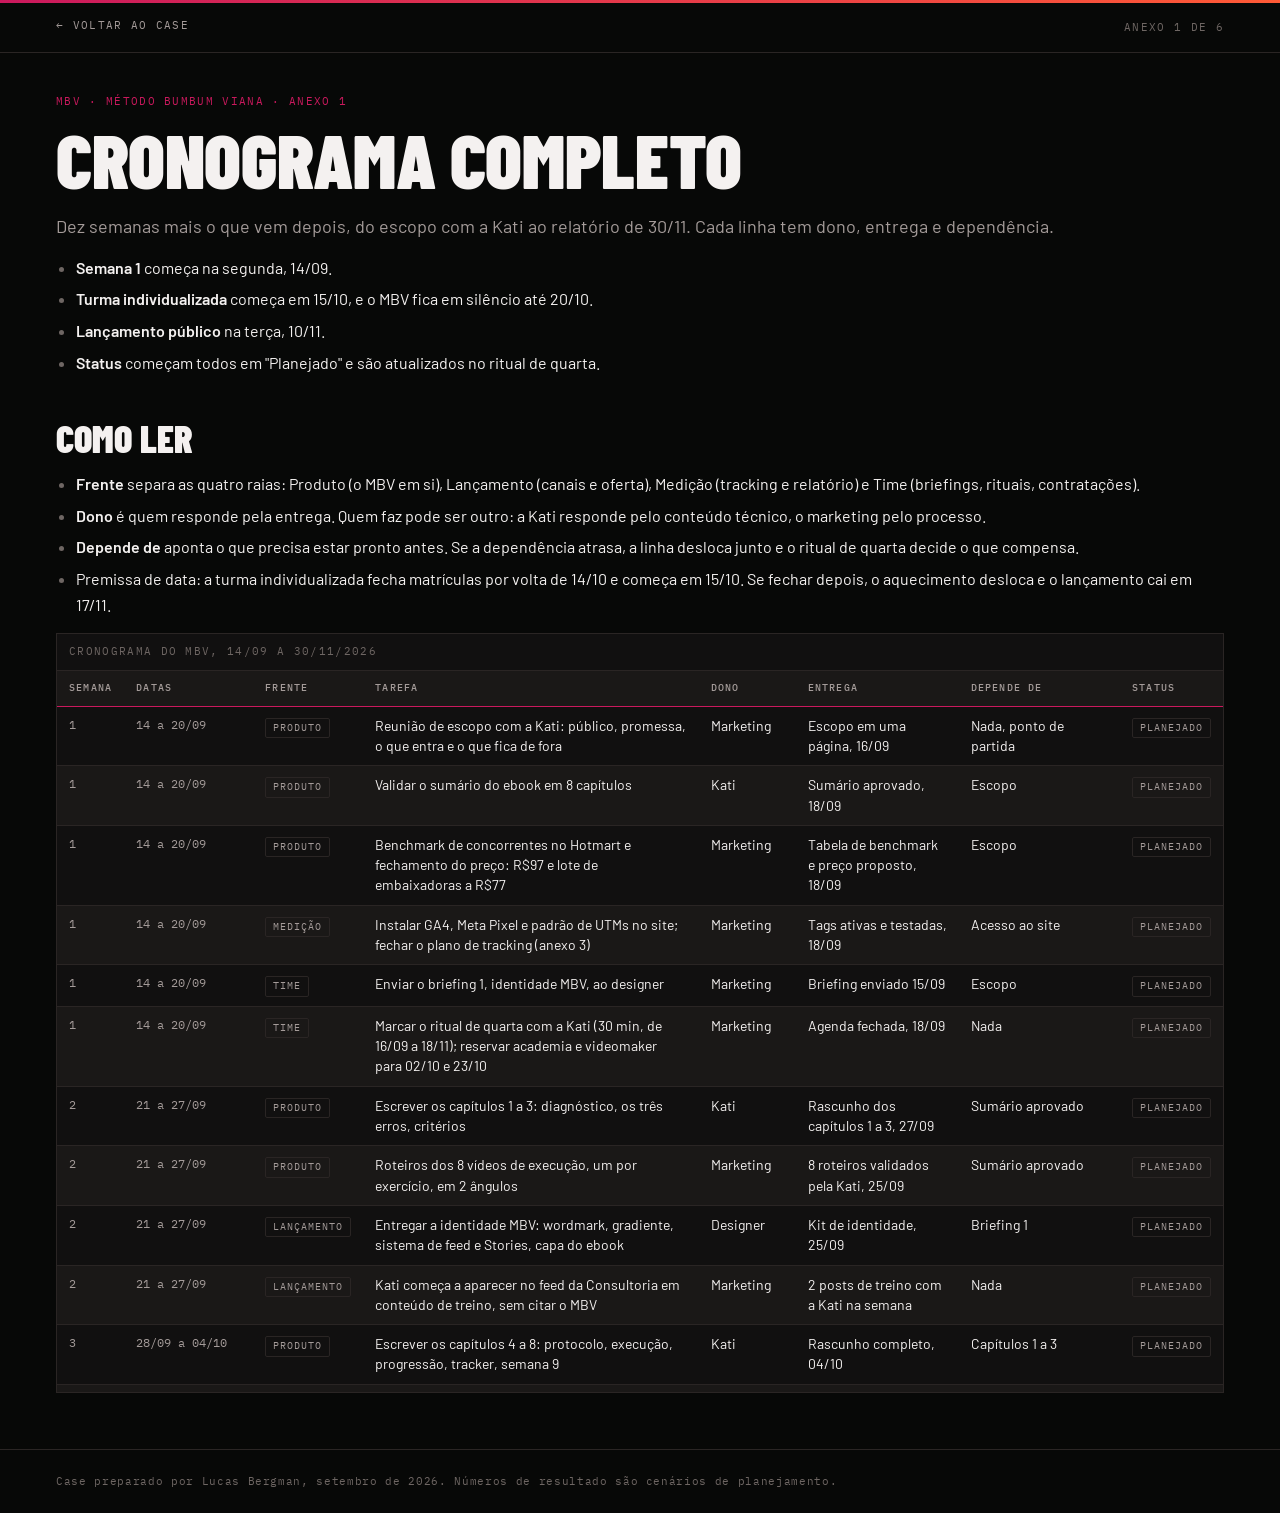
<file: anexos/01-cronograma.html>
<!doctype html>
<html lang="pt-BR">
<head>
<meta charset="utf-8">
<meta name="viewport" content="width=device-width, initial-scale=1">
<meta name="robots" content="noindex, nofollow">
<title>Anexo 1 · Cronograma · MBV</title>
<link rel="preconnect" href="https://fonts.googleapis.com">
<link rel="preconnect" href="https://fonts.gstatic.com" crossorigin>
<link rel="stylesheet" href="https://fonts.googleapis.com/css2?family=Barlow+Condensed:wght@500;600;700;900&family=Barlow:ital,wght@0,400;0,500;0,600;0,700;1,400&family=IBM+Plex+Mono:wght@400;500;600&display=swap">
<link rel="icon" href="data:image/svg+xml,<svg xmlns='http://www.w3.org/2000/svg' viewBox='0 0 100 100'><rect width='100' height='100' fill='%23070807'/><rect x='18' y='44' width='64' height='12' fill='%23CA195D'/></svg>">
<style>
:root{--bg:#070807;--surface:#111010;--surface2:#1A1817;--ink:#F4F1F0;--ink2:#A49B99;--ink3:#6E6663;--rule:#2A2524;--viana:#CA195D;--coral:#FF5A36;--grad:linear-gradient(90deg,#CA195D,#FF5A36);--f-disp:"Barlow Condensed","Arial Narrow",sans-serif;--f-body:"Barlow","Helvetica Neue",Arial,sans-serif;--f-mono:"IBM Plex Mono",ui-monospace,Consolas,monospace;--pad:clamp(18px,5vw,56px);}
*{box-sizing:border-box}
html{color-scheme:dark;-webkit-text-size-adjust:100%}
body{margin:0;background:var(--bg);color:var(--ink);font-family:var(--f-body);font-size:16px;line-height:1.6;-webkit-font-smoothing:antialiased;overflow-x:hidden}
.gradbar{height:3px;background:var(--grad)}
.topbar{display:flex;justify-content:space-between;align-items:center;gap:12px;padding:14px var(--pad);border-bottom:1px solid var(--rule);font-family:var(--f-mono);font-size:11px;letter-spacing:.12em;text-transform:uppercase}
.topbar a{color:var(--ink2);text-decoration:none;border-bottom:1px solid transparent;padding-bottom:2px}
.topbar a:hover,.topbar a:focus-visible{color:var(--ink);border-color:var(--viana);outline:none}
.topbar .n{color:var(--ink3);white-space:nowrap}
main{padding:40px var(--pad) 56px;max-width:1280px;margin:0 auto}
.eyebrow{font-family:var(--f-mono);font-size:11px;letter-spacing:.12em;text-transform:uppercase;color:var(--viana);margin:0 0 14px}
h1{font-family:var(--f-disp);font-weight:900;font-size:clamp(38px,7vw,76px);line-height:.92;text-transform:uppercase;margin:0 0 18px;text-wrap:balance;letter-spacing:-.005em}
h2{font-family:var(--f-disp);font-weight:900;font-size:clamp(26px,4vw,38px);line-height:1;text-transform:uppercase;margin:44px 0 14px}
h3{font-family:var(--f-disp);font-weight:700;font-size:20px;text-transform:uppercase;letter-spacing:.02em;margin:26px 0 10px}
p{margin:0 0 14px;max-width:none}
.lead{font-size:18px;color:var(--ink2)}
a{color:var(--viana)}
strong{font-weight:600}
ul,ol{margin:0 0 16px;padding-left:20px;max-width:none}
li{margin-bottom:6px}
li::marker{color:var(--ink3)}
.label{font-family:var(--f-mono);font-size:10px;letter-spacing:.12em;text-transform:uppercase;color:var(--ink3)}
.note{border:1px solid var(--rule);border-left:3px solid var(--viana);background:var(--surface);padding:12px 16px;margin:0 0 24px;font-family:var(--f-mono);font-size:12px;letter-spacing:.04em;color:var(--ink2);max-width:none}
.toolbar{display:flex;flex-wrap:wrap;gap:10px 18px;align-items:center;margin:24px 0 12px}
.btn{font-family:var(--f-mono);font-size:11px;letter-spacing:.12em;text-transform:uppercase;background:transparent;color:var(--ink);border:1px solid var(--viana);padding:10px 16px;cursor:pointer;border-radius:2px;transition:background .15s,color .15s}
.btn:hover{background:var(--viana);color:#fff}
.btn:focus-visible{outline:2px solid var(--coral);outline-offset:2px}
.count{font-family:var(--f-mono);font-size:11px;letter-spacing:.12em;text-transform:uppercase;color:var(--ink3)}
.tw{overflow:auto;max-height:calc(100vh - 140px);border:1px solid var(--rule);background:var(--surface)}
.tw.small{max-height:none}
table{border-collapse:separate;border-spacing:0;width:100%;min-width:880px;font-size:14px;line-height:1.45}
.tw.small table{min-width:520px}
caption{text-align:left;font-family:var(--f-mono);font-size:11px;letter-spacing:.12em;text-transform:uppercase;color:var(--ink3);padding:10px 12px;background:var(--surface);border-bottom:1px solid var(--rule)}
thead th{position:sticky;top:0;z-index:2;background:var(--surface2);font-family:var(--f-mono);font-weight:500;font-size:10px;letter-spacing:.12em;text-transform:uppercase;color:var(--ink2);text-align:left;padding:10px 12px;border-bottom:1px solid var(--viana);white-space:nowrap}
tbody td{padding:9px 12px;border-bottom:1px solid var(--rule);vertical-align:top}
tbody tr:nth-child(odd) td{background:var(--surface)}
tbody tr:nth-child(even) td{background:var(--surface2)}
td.m{font-family:var(--f-mono);font-size:12px;color:var(--ink2);white-space:nowrap}
td.w{min-width:260px}
td.num{font-family:var(--f-mono);font-size:13px;text-align:right;white-space:nowrap}
th.num{text-align:right}
.tag{display:inline-block;font-family:var(--f-mono);font-size:10px;letter-spacing:.1em;text-transform:uppercase;padding:2px 7px;border:1px solid var(--rule);border-radius:2px;color:var(--ink2);white-space:nowrap}
.tag.acc{border-color:var(--viana);color:var(--ink)}
.tag.hot{border-color:var(--coral);color:var(--ink)}
.legend{display:flex;flex-wrap:wrap;gap:10px 16px;margin:18px 0 6px;padding:14px 16px;background:var(--surface);border:1px solid var(--rule)}
.legend div{display:flex;align-items:center;gap:8px;font-size:14px;color:var(--ink2)}
.legend b{font-family:var(--f-mono);font-weight:500;font-size:12px;color:var(--ink)}
.grid2{display:grid;grid-template-columns:repeat(auto-fit,minmax(300px,1fr));gap:20px;margin:0 0 20px}
.cols3{display:grid;grid-template-columns:repeat(auto-fit,minmax(220px,1fr));gap:16px;margin:0 0 20px}
.block{background:var(--surface);border:1px solid var(--rule);border-top:2px solid var(--viana);padding:20px 20px 8px}
.block h2{margin:0 0 14px;font-size:clamp(22px,3vw,30px)}
.block h3{margin:0 0 10px}
.block p{max-width:none}
.block ul,.block ol{max-width:none}
.form{background:var(--surface);border:1px solid var(--rule);padding:22px 24px;margin:0 0 24px}
.form dl{margin:0}
.form dt{font-family:var(--f-mono);font-size:10px;letter-spacing:.12em;text-transform:uppercase;color:var(--ink3);margin-top:16px}
.form dt:first-child{margin-top:0}
.form dd{margin:4px 0 0;padding:4px 0 6px;border-bottom:1px dotted var(--rule);min-height:30px;color:var(--ink2);font-size:14px}
.form dd.filled{color:var(--ink)}
.tl{list-style:none;padding:0 0 0 22px;margin:8px 0 24px;border-left:2px solid var(--rule);max-width:none}
.tl li{position:relative;padding:0 0 18px 0;margin:0}
.tl li::before{content:"";position:absolute;left:-28px;top:8px;width:10px;height:10px;border-radius:50%;background:var(--viana)}
.tl time{display:block;font-family:var(--f-mono);font-size:11px;letter-spacing:.12em;text-transform:uppercase;color:var(--ink2);margin-bottom:2px}
pre{background:var(--surface);border:1px solid var(--rule);padding:18px 20px;margin:0 0 18px;font-family:var(--f-mono);font-size:13px;line-height:1.65;color:var(--ink);white-space:pre-wrap;word-break:break-word;max-width:100%}
pre.blank{color:var(--ink2)}
.blocks{display:grid;grid-template-columns:repeat(auto-fit,minmax(200px,1fr));gap:12px;margin:0 0 24px}
.blocks>div{background:var(--surface);border:1px solid var(--rule);padding:16px}
.blocks .t{font-family:var(--f-mono);font-size:10px;letter-spacing:.12em;text-transform:uppercase;color:var(--viana)}
.blocks .h{font-family:var(--f-disp);font-weight:900;font-size:24px;text-transform:uppercase;line-height:1;margin:6px 0 8px}
.blocks p{font-size:14px;color:var(--ink2);margin:0}
.list{list-style:none;padding:0;margin:0;max-width:none}
.list li{border:1px solid var(--rule);background:var(--surface);padding:16px 18px;margin:0 0 10px}
.list a{font-family:var(--f-disp);font-weight:700;font-size:22px;text-transform:uppercase;letter-spacing:.02em;text-decoration:none;color:var(--ink);line-height:1.1}
.list a:hover{color:var(--viana)}
.list .k{font-family:var(--f-mono);font-size:10px;letter-spacing:.12em;text-transform:uppercase;color:var(--viana);display:block;margin-bottom:4px}
.list p{margin:6px 0 0;color:var(--ink2);font-size:15px}
.sr{position:absolute;width:1px;height:1px;overflow:hidden;clip:rect(0 0 0 0);white-space:nowrap}
.msg{font-family:var(--f-mono);font-size:11px;letter-spacing:.12em;text-transform:uppercase;color:var(--ink2);min-height:1.2em}
footer{border-top:1px solid var(--rule);padding:22px var(--pad);font-family:var(--f-mono);font-size:11px;letter-spacing:.06em;color:var(--ink3);line-height:1.7}
@media (max-width:640px){main{padding-top:28px}.topbar{font-size:10px}h2{margin-top:34px}}
</style>
</head>
<body>
<div class="gradbar" aria-hidden="true"></div>
<header class="topbar">
<a href="../index.html#anexos">← Voltar ao case</a>
<span class="n">Anexo 1 de 6</span>
</header>
<main>
<p class="eyebrow">MBV · Método Bumbum Viana · anexo 1</p>
<h1>Cronograma completo</h1>
<p class="lead">Dez semanas mais o que vem depois, do escopo com a Kati ao relatório de 30/11. Cada linha tem dono, entrega e dependência.</p>
<ul>
<li><strong>Semana 1</strong> começa na segunda, 14/09.</li>
<li><strong>Turma individualizada</strong> começa em 15/10, e o MBV fica em silêncio até 20/10.</li>
<li><strong>Lançamento público</strong> na terça, 10/11.</li>
<li><strong>Status</strong> começam todos em "Planejado" e são atualizados no ritual de quarta.</li>
</ul>
<h2>Como ler</h2>
<ul>
<li><strong>Frente</strong> separa as quatro raias: Produto (o MBV em si), Lançamento (canais e oferta), Medição (tracking e relatório) e Time (briefings, rituais, contratações).</li>
<li><strong>Dono</strong> é quem responde pela entrega. Quem faz pode ser outro: a Kati responde pelo conteúdo técnico, o marketing pelo processo.</li>
<li><strong>Depende de</strong> aponta o que precisa estar pronto antes. Se a dependência atrasa, a linha desloca junto e o ritual de quarta decide o que compensa.</li>
<li>Premissa de data: a turma individualizada fecha matrículas por volta de 14/10 e começa em 15/10. Se fechar depois, o aquecimento desloca e o lançamento cai em 17/11.</li>
</ul>
<div class="tw">
<table id="t-cron">
<caption>Cronograma do MBV, 14/09 a 30/11/2026</caption>
<thead><tr><th scope="col">Semana</th><th scope="col">Datas</th><th scope="col">Frente</th><th scope="col">Tarefa</th><th scope="col">Dono</th><th scope="col">Entrega</th><th scope="col">Depende de</th><th scope="col">Status</th></tr></thead>
<tbody>
<tr><td class="m">1</td><td class="m">14 a 20/09</td><td><span class="tag">Produto</span></td><td class="w">Reunião de escopo com a Kati: público, promessa, o que entra e o que fica de fora</td><td>Marketing</td><td>Escopo em uma página, 16/09</td><td>Nada, ponto de partida</td><td><span class="tag">Planejado</span></td></tr>
<tr><td class="m">1</td><td class="m">14 a 20/09</td><td><span class="tag">Produto</span></td><td class="w">Validar o sumário do ebook em 8 capítulos</td><td>Kati</td><td>Sumário aprovado, 18/09</td><td>Escopo</td><td><span class="tag">Planejado</span></td></tr>
<tr><td class="m">1</td><td class="m">14 a 20/09</td><td><span class="tag">Produto</span></td><td class="w">Benchmark de concorrentes no Hotmart e fechamento do preço: R$97 e lote de embaixadoras a R$77</td><td>Marketing</td><td>Tabela de benchmark e preço proposto, 18/09</td><td>Escopo</td><td><span class="tag">Planejado</span></td></tr>
<tr><td class="m">1</td><td class="m">14 a 20/09</td><td><span class="tag">Medição</span></td><td class="w">Instalar GA4, Meta Pixel e padrão de UTMs no site; fechar o plano de tracking (anexo 3)</td><td>Marketing</td><td>Tags ativas e testadas, 18/09</td><td>Acesso ao site</td><td><span class="tag">Planejado</span></td></tr>
<tr><td class="m">1</td><td class="m">14 a 20/09</td><td><span class="tag">Time</span></td><td class="w">Enviar o briefing 1, identidade MBV, ao designer</td><td>Marketing</td><td>Briefing enviado 15/09</td><td>Escopo</td><td><span class="tag">Planejado</span></td></tr>
<tr><td class="m">1</td><td class="m">14 a 20/09</td><td><span class="tag">Time</span></td><td class="w">Marcar o ritual de quarta com a Kati (30 min, de 16/09 a 18/11); reservar academia e videomaker para 02/10 e 23/10</td><td>Marketing</td><td>Agenda fechada, 18/09</td><td>Nada</td><td><span class="tag">Planejado</span></td></tr>
<tr><td class="m">2</td><td class="m">21 a 27/09</td><td><span class="tag">Produto</span></td><td class="w">Escrever os capítulos 1 a 3: diagnóstico, os três erros, critérios</td><td>Kati</td><td>Rascunho dos capítulos 1 a 3, 27/09</td><td>Sumário aprovado</td><td><span class="tag">Planejado</span></td></tr>
<tr><td class="m">2</td><td class="m">21 a 27/09</td><td><span class="tag">Produto</span></td><td class="w">Roteiros dos 8 vídeos de execução, um por exercício, em 2 ângulos</td><td>Marketing</td><td>8 roteiros validados pela Kati, 25/09</td><td>Sumário aprovado</td><td><span class="tag">Planejado</span></td></tr>
<tr><td class="m">2</td><td class="m">21 a 27/09</td><td><span class="tag">Lançamento</span></td><td class="w">Entregar a identidade MBV: wordmark, gradiente, sistema de feed e Stories, capa do ebook</td><td>Designer</td><td>Kit de identidade, 25/09</td><td>Briefing 1</td><td><span class="tag">Planejado</span></td></tr>
<tr><td class="m">2</td><td class="m">21 a 27/09</td><td><span class="tag">Lançamento</span></td><td class="w">Kati começa a aparecer no feed da Consultoria em conteúdo de treino, sem citar o MBV</td><td>Marketing</td><td>2 posts de treino com a Kati na semana</td><td>Nada</td><td><span class="tag">Planejado</span></td></tr>
<tr><td class="m">3</td><td class="m">28/09 a 04/10</td><td><span class="tag">Produto</span></td><td class="w">Escrever os capítulos 4 a 8: protocolo, execução, progressão, tracker, semana 9</td><td>Kati</td><td>Rascunho completo, 04/10</td><td>Capítulos 1 a 3</td><td><span class="tag">Planejado</span></td></tr>
<tr><td class="m">3</td><td class="m">28/09 a 04/10</td><td><span class="tag">Produto</span></td><td class="w">Shooting day 1, 02/10: 8 execuções em 2 ângulos, b-roll de treino, 4 Reels de método</td><td>Videomaker</td><td>Bruto em 3 dias (05/10), edições em 10 (12/10)</td><td>Roteiros de execução; academia reservada</td><td><span class="tag">Planejado</span></td></tr>
<tr><td class="m">3</td><td class="m">28/09 a 04/10</td><td><span class="tag">Time</span></td><td class="w">Enviar o briefing 2, produto, ao designer: diagramação, tracker, checklist</td><td>Marketing</td><td>Briefing enviado 28/09</td><td>Identidade entregue; capítulos 1 a 3</td><td><span class="tag">Planejado</span></td></tr>
<tr><td class="m">3</td><td class="m">28/09 a 04/10</td><td><span class="tag">Lançamento</span></td><td class="w">Landing page em rascunho: estrutura, seções, prova, FAQ, preço</td><td>Marketing</td><td>Wireframe e copy v1, 02/10</td><td>Escopo e preço</td><td><span class="tag">Planejado</span></td></tr>
<tr><td class="m">3</td><td class="m">28/09 a 04/10</td><td><span class="tag">Lançamento</span></td><td class="w">Desenhar o diagnóstico do ManyChat: 5 perguntas, 3 perfis, textos de resultado</td><td>Marketing</td><td>Fluxo desenhado e validado pela Kati, 02/10</td><td>Escopo</td><td><span class="tag">Planejado</span></td></tr>
<tr><td class="m">4</td><td class="m">05 a 11/10</td><td><span class="tag">Produto</span></td><td class="w">Diagramação v1 do ebook; tracker v1, imprimível e digital; checklist de evolução</td><td>Designer</td><td>PDF v1 e arquivos do tracker, 09/10</td><td>Briefing 2; rascunho completo</td><td><span class="tag">Planejado</span></td></tr>
<tr><td class="m">4</td><td class="m">05 a 11/10</td><td><span class="tag">Lançamento</span></td><td class="w">Turma da Consultoria individualizada começa 15/10. MBV em silêncio nos canais até 20/10</td><td>Marketing</td><td>Nenhuma peça de MBV no feed, e-mail ou newsletter</td><td>Nada</td><td><span class="tag">Planejado</span></td></tr>
<tr><td class="m">4</td><td class="m">05 a 11/10</td><td><span class="tag">Lançamento</span></td><td class="w">Construir e testar o ManyChat: diagnóstico, captura de e-mail, integração com o CRM</td><td>Marketing</td><td>Fluxo em produção, testado em celular, 09/10</td><td>Fluxo desenhado; acesso ao CRM</td><td><span class="tag">Planejado</span></td></tr>
<tr><td class="m">4</td><td class="m">05 a 11/10</td><td><span class="tag">Medição</span></td><td class="w">Validar os eventos diagnostico_iniciado, diagnostico_concluido e lead_capturado</td><td>Marketing</td><td>Eventos chegando no GA4 com origem, 09/10</td><td>ManyChat construído</td><td><span class="tag">Planejado</span></td></tr>
<tr><td class="m">4</td><td class="m">05 a 11/10</td><td><span class="tag">Time</span></td><td class="w">Selecionar 15 alunas atuais para o beta e enviar convite com autorização de depoimento por escrito</td><td>Marketing</td><td>15 confirmadas, 09/10</td><td>Kati indica as alunas</td><td><span class="tag">Planejado</span></td></tr>
<tr><td class="m">5</td><td class="m">12 a 18/10</td><td><span class="tag">Produto</span></td><td class="w">Beta: 15 alunas recebem o MBV v1 de graça em 12/10</td><td>Marketing</td><td>Material entregue; grupo de acompanhamento aberto</td><td>Diagramação v1; tracker v1; vídeos de execução editados</td><td><span class="tag">Planejado</span></td></tr>
<tr><td class="m">5</td><td class="m">12 a 18/10</td><td><span class="tag">Produto</span></td><td class="w">Acompanhar o beta: dúvidas, tracker preenchido, primeiros registros de carga</td><td>Kati</td><td>Notas do beta no ritual de 14/10</td><td>Beta entregue</td><td><span class="tag">Planejado</span></td></tr>
<tr><td class="m">5</td><td class="m">12 a 18/10</td><td><span class="tag">Lançamento</span></td><td class="w">Escrever os e-mails E0 a E4 (nutrição) e V0 a V6 (venda)</td><td>Marketing</td><td>12 e-mails aprovados, 16/10</td><td>Perfis do diagnóstico; preço fechado</td><td><span class="tag">Planejado</span></td></tr>
<tr><td class="m">5</td><td class="m">12 a 18/10</td><td><span class="tag">Lançamento</span></td><td class="w">Escrever os 3 pushes e o texto pós-compra do app; confirmar o que a plataforma permite</td><td>Marketing</td><td>Textos prontos e viabilidade confirmada, 16/10</td><td>Acesso ao app</td><td><span class="tag">Planejado</span></td></tr>
<tr><td class="m">5</td><td class="m">12 a 18/10</td><td><span class="tag">Lançamento</span></td><td class="w">Roteiros dos 8 Reels de campanha em quatro blocos (anexo 6)</td><td>Marketing</td><td>Roteiros enviados à Kati, 16/10</td><td>Pilares e calendário editorial</td><td><span class="tag">Planejado</span></td></tr>
<tr><td class="m">5</td><td class="m">12 a 18/10</td><td><span class="tag">Time</span></td><td class="w">Enviar o briefing 3, campanha, ao designer: LP, 20 peças de feed e Stories, destaques, e-mails, anúncio</td><td>Marketing</td><td>Briefing enviado 13/10</td><td>Identidade; copy da LP v1</td><td><span class="tag">Planejado</span></td></tr>
<tr><td class="m">6</td><td class="m">19 a 25/10</td><td><span class="tag">Produto</span></td><td class="w">Ajustar texto e tracker com o que o beta pediu; fechar o ebook final</td><td>Kati</td><td>Texto final aprovado, 23/10</td><td>Notas do beta</td><td><span class="tag">Planejado</span></td></tr>
<tr><td class="m">6</td><td class="m">19 a 25/10</td><td><span class="tag">Produto</span></td><td class="w">Diagramação final do ebook e do tracker</td><td>Designer</td><td>PDF final, 25/10</td><td>Ebook final</td><td><span class="tag">Planejado</span></td></tr>
<tr><td class="m">6</td><td class="m">19 a 25/10</td><td><span class="tag">Lançamento</span></td><td class="w">Aprovar os roteiros dos Reels de campanha; ordem de gravação enviada ao videomaker com 72 h de antecedência</td><td>Kati</td><td>Roteiros aprovados, 20/10</td><td>Roteiros dos Reels</td><td><span class="tag">Planejado</span></td></tr>
<tr><td class="m">6</td><td class="m">19 a 25/10</td><td><span class="tag">Lançamento</span></td><td class="w">Newsletter S-3, 20/10: "Você trocou de treino quantas vezes esse ano?", CTA para o diagnóstico</td><td>Marketing</td><td>Edição enviada terça 20/10</td><td>ManyChat no ar</td><td><span class="tag">Planejado</span></td></tr>
<tr><td class="m">6</td><td class="m">19 a 25/10</td><td><span class="tag">Lançamento</span></td><td class="w">Post de chancela do Marcos com a Kati, 21/10. O "Comente MBV" abre</td><td>Marketing</td><td>Post publicado; diagnóstico recebendo comentários</td><td>Foto do Marcos com a Kati; ManyChat no ar</td><td><span class="tag">Planejado</span></td></tr>
<tr><td class="m">6</td><td class="m">19 a 25/10</td><td><span class="tag">Lançamento</span></td><td class="w">Publicar o hub do blog "Treino de glúteo: guia completo", 22/10, com captura do diagnóstico no fim</td><td>Marketing</td><td>Artigo no ar</td><td>Plano de tracking</td><td><span class="tag">Planejado</span></td></tr>
<tr><td class="m">6</td><td class="m">19 a 25/10</td><td><span class="tag">Lançamento</span></td><td class="w">Shooting day 2, 23/10: 8 Reels de campanha, vídeo da landing (60 s), depoimentos de 3 alunas do beta, stills</td><td>Videomaker</td><td>Edições em 7 dias (30/10), vídeo da landing primeiro</td><td>Roteiros aprovados; 3 alunas confirmadas</td><td><span class="tag">Planejado</span></td></tr>
<tr><td class="m">6</td><td class="m">19 a 25/10</td><td><span class="tag">Lançamento</span></td><td class="w">Entregar o briefing 3: LP, 20 peças, capas de destaques, e-mails, anúncio</td><td>Designer</td><td>Peças entregues 24/10</td><td>Briefing 3</td><td><span class="tag">Planejado</span></td></tr>
<tr><td class="m">6</td><td class="m">19 a 25/10</td><td><span class="tag">Lançamento</span></td><td class="w">Publicar a LP final e testar o checkout da Guru: Pix, cartão, parcelamento, order bump</td><td>Marketing</td><td>Compra de teste concluída e estornada, 25/10</td><td>Peças da LP; texto final</td><td><span class="tag">Planejado</span></td></tr>
<tr><td class="m">6</td><td class="m">19 a 25/10</td><td><span class="tag">Medição</span></td><td class="w">Validar lp_visitada, checkout_iniciado e compra_concluida com a compra de teste</td><td>Marketing</td><td>Eventos no GA4, Pixel e CRM, 25/10</td><td>LP e checkout no ar</td><td><span class="tag">Planejado</span></td></tr>
<tr><td class="m">7</td><td class="m">26/10 a 01/11</td><td><span class="tag">Produto</span></td><td class="w">Editar os depoimentos do beta (3 vídeos) e o vídeo da landing</td><td>Videomaker</td><td>Vídeo da landing 27/10; depoimentos 30/10</td><td>Shooting day 2</td><td><span class="tag">Planejado</span></td></tr>
<tr><td class="m">7</td><td class="m">26/10 a 01/11</td><td><span class="tag">Lançamento</span></td><td class="w">Aquecimento: 1 feed por dia útil, Stories todo dia, "Kati responde" três vezes por semana, comentários respondidos em até 1 hora</td><td>Marketing</td><td>Peças publicadas conforme o calendário</td><td>Calendário editorial</td><td><span class="tag">Planejado</span></td></tr>
<tr><td class="m">7</td><td class="m">26/10 a 01/11</td><td><span class="tag">Lançamento</span></td><td class="w">Newsletter S-2, 27/10: "3 erros, 500 diagnósticos, o mesmo padrão", com dado dos primeiros 500 diagnósticos</td><td>Marketing</td><td>Edição enviada 27/10</td><td>500 diagnósticos concluídos</td><td><span class="tag">Planejado</span></td></tr>
<tr><td class="m">7</td><td class="m">26/10 a 01/11</td><td><span class="tag">Lançamento</span></td><td class="w">Artigos satélites do blog: 29/10 "Quantas vezes por semana treinar glúteo", 05/11 "Progressão de carga no treino de glúteo"</td><td>Marketing</td><td>Artigos no ar nas datas</td><td>Hub publicado</td><td><span class="tag">Planejado</span></td></tr>
<tr><td class="m">7</td><td class="m">26/10 a 01/11</td><td><span class="tag">Lançamento</span></td><td class="w">Sequência de nutrição E0 a E4 rodando; reenvio de E1 com outro assunto para quem não abriu em 48 h</td><td>Marketing</td><td>Automação ativa e monitorada</td><td>E-mails aprovados; CRM integrado</td><td><span class="tag">Planejado</span></td></tr>
<tr><td class="m">8</td><td class="m">02 a 08/11</td><td><span class="tag">Lançamento</span></td><td class="w">Newsletter S-1, 03/11: "O que a Kati olha antes de trocar um exercício", bastidor do beta, CTA lista de espera</td><td>Marketing</td><td>Edição enviada 03/11</td><td>Depoimentos do beta</td><td><span class="tag">Planejado</span></td></tr>
<tr><td class="m">8</td><td class="m">02 a 08/11</td><td><span class="tag">Lançamento</span></td><td class="w">Pré-venda 04/11: e-mail V0 e push 1 para lista de espera, alunas e assinantes da Cozinha. Lote de 50 a R$77</td><td>Marketing</td><td>Disparo 04/11, 9h</td><td>LP com o lote; checkout validado</td><td><span class="tag">Planejado</span></td></tr>
<tr><td class="m">8</td><td class="m">02 a 08/11</td><td><span class="tag">Lançamento</span></td><td class="w">Monitorar o lote de embaixadoras; disparar V0b e trocar o preço na página quando esgotar</td><td>Marketing</td><td>Página a R$97 no minuto em que o lote fechar</td><td>Pré-venda aberta</td><td><span class="tag">Planejado</span></td></tr>
<tr><td class="m">8</td><td class="m">02 a 08/11</td><td><span class="tag">Time</span></td><td class="w">Enviar o briefing 4, fechamento, ao designer: contagem regressiva, última chamada, pós-compra</td><td>Marketing</td><td>Briefing enviado 05/11; entrega 09/11</td><td>Identidade</td><td><span class="tag">Planejado</span></td></tr>
<tr><td class="m">8</td><td class="m">02 a 08/11</td><td><span class="tag">Lançamento</span></td><td class="w">Preparar a aula ao vivo de 12/11: pauta com as dúvidas do direct, link, teste de transmissão</td><td>Marketing</td><td>Pauta e link prontos, 08/11</td><td>Dúvidas do direct; Kati confirma a pauta</td><td><span class="tag">Planejado</span></td></tr>
<tr><td class="m">9</td><td class="m">09 a 15/11</td><td><span class="tag">Lançamento</span></td><td class="w">Lançamento público terça 10/11: e-mail V1 para toda a base, push 2 às 8h, newsletter com o MBV no bloco principal, 2 feeds por dia</td><td>Marketing</td><td>Tudo no ar até 9h de 10/11</td><td>Peças do briefing 4; LP a R$97</td><td><span class="tag">Planejado</span></td></tr>
<tr><td class="m">9</td><td class="m">09 a 15/11</td><td><span class="tag">Lançamento</span></td><td class="w">E-mails V2 a V5 (11, 12, 13 e 15/11); V4 com FAQ para quem visitou a LP; e-mails de checkout abandonado (1 h e 24 h)</td><td>Marketing</td><td>Disparos diários; segmentos ativos</td><td>V1 enviado; eventos de LP e checkout</td><td><span class="tag">Planejado</span></td></tr>
<tr><td class="m">9</td><td class="m">09 a 15/11</td><td><span class="tag">Lançamento</span></td><td class="w">Aula ao vivo, 12/11, 20h: execução dos 8 exercícios e dúvidas</td><td>Kati</td><td>Aula realizada e gravada</td><td>Pauta; link</td><td><span class="tag">Planejado</span></td></tr>
<tr><td class="m">9</td><td class="m">09 a 15/11</td><td><span class="tag">Lançamento</span></td><td class="w">Artigos do cluster: 12/11 "Por que você sente mais a coxa do que o glúteo", 19/11 case do beta, 26/11 estatísticas do diagnóstico</td><td>Marketing</td><td>Artigos no ar nas datas</td><td>Hub publicado; depoimentos autorizados; dados do diagnóstico</td><td><span class="tag">Planejado</span></td></tr>
<tr><td class="m">9</td><td class="m">09 a 15/11</td><td><span class="tag">Medição</span></td><td class="w">Leitura diária do funil: leads, visitas na LP, checkouts, compras, gargalo</td><td>Marketing</td><td>Painel atualizado todo dia às 9h</td><td>Tracking validado</td><td><span class="tag">Planejado</span></td></tr>
<tr><td class="m">10</td><td class="m">16 a 22/11</td><td><span class="tag">Lançamento</span></td><td class="w">Fechamento 16/11: e-mail V6 às 18h, push 3 às 19h, carrinho fecha 23h59. A gravação da aula entra na oferta no lugar da aula ao vivo</td><td>Marketing</td><td>Oferta atualizada 17/11</td><td>Gravação da aula</td><td><span class="tag">Planejado</span></td></tr>
<tr><td class="m">10</td><td class="m">16 a 22/11</td><td><span class="tag">Produto</span></td><td class="w">Onboarding das compradoras: e-mail e push pós-compra, começar pelo capítulo 3</td><td>Marketing</td><td>Ativação medida em 7 dias</td><td>Compras concluídas</td><td><span class="tag">Planejado</span></td></tr>
<tr><td class="m">10</td><td class="m">16 a 22/11</td><td><span class="tag">Lançamento</span></td><td class="w">Newsletter S+1, 17/11: "2.000 mulheres responderam. 61% travam no mesmo ponto."</td><td>Marketing</td><td>Edição enviada 17/11</td><td>Dados do diagnóstico</td><td><span class="tag">Planejado</span></td></tr>
<tr><td class="m">10</td><td class="m">16 a 22/11</td><td><span class="tag">Produto</span></td><td class="w">Pesquisa com compradoras: 5 perguntas sobre uso, dúvida e o que faltou</td><td>Marketing</td><td>Respostas consolidadas, 22/11</td><td>Compras</td><td><span class="tag">Planejado</span></td></tr>
<tr><td class="m">10</td><td class="m">16 a 22/11</td><td><span class="tag">Time</span></td><td class="w">Post-mortem 20/11 com Kati, designer e videomaker</td><td>Marketing</td><td>Ata com manter, parar e testar</td><td>Leitura do funil</td><td><span class="tag">Planejado</span></td></tr>
<tr><td class="m">Depois</td><td class="m">23/11 em diante</td><td><span class="tag">Produto</span></td><td class="w">Versão 1.1 do MBV com o que o beta e as compradoras pediram</td><td>Kati</td><td>v1.1 em dezembro</td><td>Pesquisa com compradoras</td><td><span class="tag">Planejado</span></td></tr>
<tr><td class="m">Depois</td><td class="m">23/11 em diante</td><td><span class="tag">Lançamento</span></td><td class="w">Evergreen a R$97: LP, diagnóstico, sequência de e-mail e rodapé da newsletter rodando sem campanha</td><td>Marketing</td><td>Funil ativo</td><td>Fechamento</td><td><span class="tag">Planejado</span></td></tr>
<tr><td class="m">Depois</td><td class="m">23/11 em diante</td><td><span class="tag">Lançamento</span></td><td class="w">Combo com a Cozinha do Viana na Black Friday, 27/11: oferta cruzada única da janela, para quem comprou o MBV e para quem assina a Cozinha</td><td>Marketing</td><td>Peça e e-mail no ar 27/11; resultado no relatório de 30/11</td><td>Evergreen no ar; segmentos de compradoras do MBV e de assinantes da Cozinha no CRM</td><td><span class="tag">Planejado</span></td></tr>
<tr><td class="m">Depois</td><td class="m">23/11 em diante</td><td><span class="tag">Medição</span></td><td class="w">Relatório mensal 30/11 (anexo 4), com o baseline para o próximo produto</td><td>Marketing</td><td>Relatório entregue 30/11</td><td>Post-mortem; dados do funil</td><td><span class="tag">Planejado</span></td></tr>
<tr><td class="m">Depois</td><td class="m">23/11 em diante</td><td><span class="tag">Lançamento</span></td><td class="w">Em janeiro, o segmento "comprou MBV" recebe a oferta da turma da Consultoria; medir a conversão em 90 dias (meta 5%)</td><td>Marketing</td><td>E-mail em janeiro; número no relatório de fevereiro</td><td>Segmento no CRM</td><td><span class="tag">Planejado</span></td></tr>
</tbody>
</table>
</div></main>
<footer>Case preparado por Lucas Bergman, setembro de 2026. Números de resultado são cenários de planejamento.</footer>
<script>

</script>
</body>
</html>
</file>
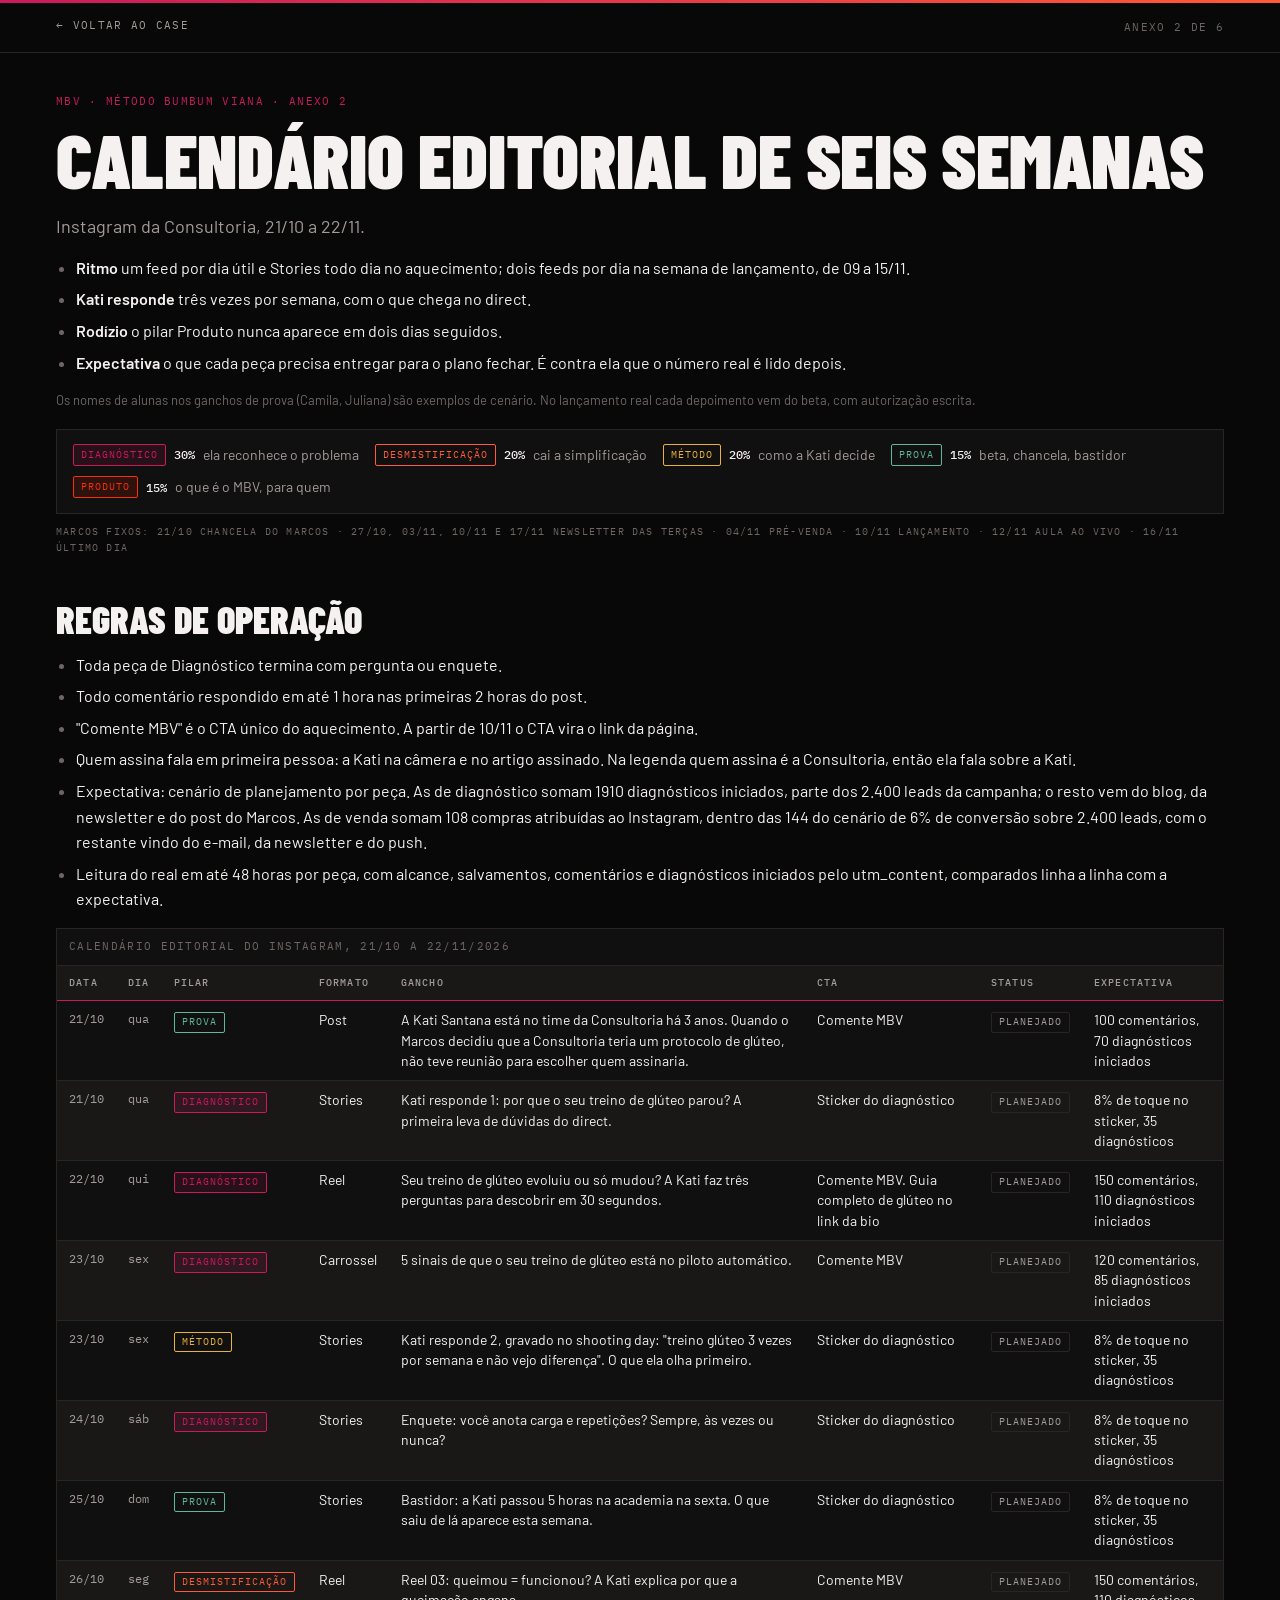
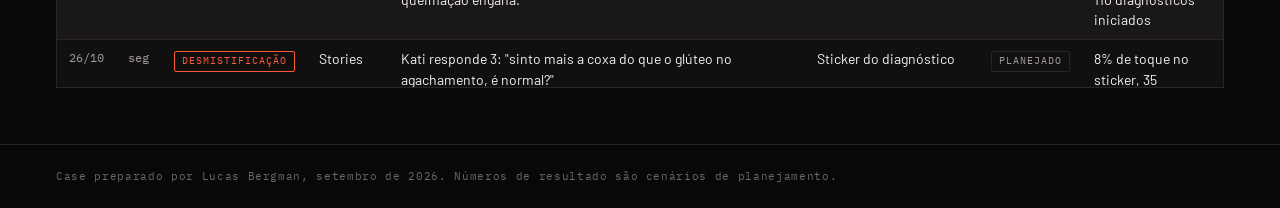
<file: anexos/02-calendario-editorial.html>
<!doctype html>
<html lang="pt-BR">
<head>
<meta charset="utf-8">
<meta name="viewport" content="width=device-width, initial-scale=1">
<meta name="robots" content="noindex, nofollow">
<title>Anexo 2 · Calendário editorial · MBV</title>
<link rel="preconnect" href="https://fonts.googleapis.com">
<link rel="preconnect" href="https://fonts.gstatic.com" crossorigin>
<link rel="stylesheet" href="https://fonts.googleapis.com/css2?family=Barlow+Condensed:wght@500;600;700;900&family=Barlow:ital,wght@0,400;0,500;0,600;0,700;1,400&family=IBM+Plex+Mono:wght@400;500;600&display=swap">
<link rel="icon" href="data:image/svg+xml,<svg xmlns='http://www.w3.org/2000/svg' viewBox='0 0 100 100'><rect width='100' height='100' fill='%23070807'/><rect x='18' y='44' width='64' height='12' fill='%23CA195D'/></svg>">
<style>
:root{--bg:#070807;--surface:#111010;--surface2:#1A1817;--ink:#F4F1F0;--ink2:#A49B99;--ink3:#6E6663;--rule:#2A2524;--viana:#CA195D;--coral:#FF5A36;--grad:linear-gradient(90deg,#CA195D,#FF5A36);--f-disp:"Barlow Condensed","Arial Narrow",sans-serif;--f-body:"Barlow","Helvetica Neue",Arial,sans-serif;--f-mono:"IBM Plex Mono",ui-monospace,Consolas,monospace;--pad:clamp(18px,5vw,56px);}
*{box-sizing:border-box}
html{color-scheme:dark;-webkit-text-size-adjust:100%}
body{margin:0;background:var(--bg);color:var(--ink);font-family:var(--f-body);font-size:16px;line-height:1.6;-webkit-font-smoothing:antialiased;overflow-x:hidden}
.gradbar{height:3px;background:var(--grad)}
.topbar{display:flex;justify-content:space-between;align-items:center;gap:12px;padding:14px var(--pad);border-bottom:1px solid var(--rule);font-family:var(--f-mono);font-size:11px;letter-spacing:.12em;text-transform:uppercase}
.topbar a{color:var(--ink2);text-decoration:none;border-bottom:1px solid transparent;padding-bottom:2px}
.topbar a:hover,.topbar a:focus-visible{color:var(--ink);border-color:var(--viana);outline:none}
.topbar .n{color:var(--ink3);white-space:nowrap}
main{padding:40px var(--pad) 56px;max-width:1280px;margin:0 auto}
.eyebrow{font-family:var(--f-mono);font-size:11px;letter-spacing:.12em;text-transform:uppercase;color:var(--viana);margin:0 0 14px}
h1{font-family:var(--f-disp);font-weight:900;font-size:clamp(38px,7vw,76px);line-height:.92;text-transform:uppercase;margin:0 0 18px;text-wrap:balance;letter-spacing:-.005em}
h2{font-family:var(--f-disp);font-weight:900;font-size:clamp(26px,4vw,38px);line-height:1;text-transform:uppercase;margin:44px 0 14px}
h3{font-family:var(--f-disp);font-weight:700;font-size:20px;text-transform:uppercase;letter-spacing:.02em;margin:26px 0 10px}
p{margin:0 0 14px;max-width:none}
.lead{font-size:18px;color:var(--ink2)}
a{color:var(--viana)}
strong{font-weight:600}
ul,ol{margin:0 0 16px;padding-left:20px;max-width:none}
li{margin-bottom:6px}
li::marker{color:var(--ink3)}
.label{font-family:var(--f-mono);font-size:10px;letter-spacing:.12em;text-transform:uppercase;color:var(--ink3)}
.note{border:1px solid var(--rule);border-left:3px solid var(--viana);background:var(--surface);padding:12px 16px;margin:0 0 24px;font-family:var(--f-mono);font-size:12px;letter-spacing:.04em;color:var(--ink2);max-width:none}
.toolbar{display:flex;flex-wrap:wrap;gap:10px 18px;align-items:center;margin:24px 0 12px}
.btn{font-family:var(--f-mono);font-size:11px;letter-spacing:.12em;text-transform:uppercase;background:transparent;color:var(--ink);border:1px solid var(--viana);padding:10px 16px;cursor:pointer;border-radius:2px;transition:background .15s,color .15s}
.btn:hover{background:var(--viana);color:#fff}
.btn:focus-visible{outline:2px solid var(--coral);outline-offset:2px}
.count{font-family:var(--f-mono);font-size:11px;letter-spacing:.12em;text-transform:uppercase;color:var(--ink3)}
.tw{overflow:auto;max-height:calc(100vh - 140px);border:1px solid var(--rule);background:var(--surface)}
.tw.small{max-height:none}
table{border-collapse:separate;border-spacing:0;width:100%;min-width:880px;font-size:14px;line-height:1.45}
.tw.small table{min-width:520px}
caption{text-align:left;font-family:var(--f-mono);font-size:11px;letter-spacing:.12em;text-transform:uppercase;color:var(--ink3);padding:10px 12px;background:var(--surface);border-bottom:1px solid var(--rule)}
thead th{position:sticky;top:0;z-index:2;background:var(--surface2);font-family:var(--f-mono);font-weight:500;font-size:10px;letter-spacing:.12em;text-transform:uppercase;color:var(--ink2);text-align:left;padding:10px 12px;border-bottom:1px solid var(--viana);white-space:nowrap}
tbody td{padding:9px 12px;border-bottom:1px solid var(--rule);vertical-align:top}
tbody tr:nth-child(odd) td{background:var(--surface)}
tbody tr:nth-child(even) td{background:var(--surface2)}
td.m{font-family:var(--f-mono);font-size:12px;color:var(--ink2);white-space:nowrap}
td.w{min-width:260px}
td.num{font-family:var(--f-mono);font-size:13px;text-align:right;white-space:nowrap}
th.num{text-align:right}
.tag{display:inline-block;font-family:var(--f-mono);font-size:10px;letter-spacing:.1em;text-transform:uppercase;padding:2px 7px;border:1px solid var(--rule);border-radius:2px;color:var(--ink2);white-space:nowrap}
.tag.acc{border-color:var(--viana);color:var(--ink)}
.tag.hot{border-color:var(--coral);color:var(--ink)}
.tag.pil-diag{border-color:#CA195D;color:#CA195D}
.tag.pil-desm{border-color:#FF5A36;color:#FF5A36}
.tag.pil-metodo{border-color:#E8B23A;color:#E8B23A}
.tag.pil-prova{border-color:#5FB89A;color:#5FB89A}
.tag.pil-produto{border-color:#FF2D00;color:#FF2D00}
.tag.pil-produto{background:rgba(255,45,0,.12)}
.tag.pil-diag{background:rgba(202,25,93,.12)}

.legend{display:flex;flex-wrap:wrap;gap:10px 16px;margin:18px 0 6px;padding:14px 16px;background:var(--surface);border:1px solid var(--rule)}
.legend div{display:flex;align-items:center;gap:8px;font-size:14px;color:var(--ink2)}
.legend b{font-family:var(--f-mono);font-weight:500;font-size:12px;color:var(--ink)}
.grid2{display:grid;grid-template-columns:repeat(auto-fit,minmax(300px,1fr));gap:20px;margin:0 0 20px}
.cols3{display:grid;grid-template-columns:repeat(auto-fit,minmax(220px,1fr));gap:16px;margin:0 0 20px}
.block{background:var(--surface);border:1px solid var(--rule);border-top:2px solid var(--viana);padding:20px 20px 8px}
.block h2{margin:0 0 14px;font-size:clamp(22px,3vw,30px)}
.block h3{margin:0 0 10px}
.block p{max-width:none}
.block ul,.block ol{max-width:none}
.form{background:var(--surface);border:1px solid var(--rule);padding:22px 24px;margin:0 0 24px}
.form dl{margin:0}
.form dt{font-family:var(--f-mono);font-size:10px;letter-spacing:.12em;text-transform:uppercase;color:var(--ink3);margin-top:16px}
.form dt:first-child{margin-top:0}
.form dd{margin:4px 0 0;padding:4px 0 6px;border-bottom:1px dotted var(--rule);min-height:30px;color:var(--ink2);font-size:14px}
.form dd.filled{color:var(--ink)}
.tl{list-style:none;padding:0 0 0 22px;margin:8px 0 24px;border-left:2px solid var(--rule);max-width:none}
.tl li{position:relative;padding:0 0 18px 0;margin:0}
.tl li::before{content:"";position:absolute;left:-28px;top:8px;width:10px;height:10px;border-radius:50%;background:var(--viana)}
.tl time{display:block;font-family:var(--f-mono);font-size:11px;letter-spacing:.12em;text-transform:uppercase;color:var(--ink2);margin-bottom:2px}
pre{background:var(--surface);border:1px solid var(--rule);padding:18px 20px;margin:0 0 18px;font-family:var(--f-mono);font-size:13px;line-height:1.65;color:var(--ink);white-space:pre-wrap;word-break:break-word;max-width:100%}
pre.blank{color:var(--ink2)}
.blocks{display:grid;grid-template-columns:repeat(auto-fit,minmax(200px,1fr));gap:12px;margin:0 0 24px}
.blocks>div{background:var(--surface);border:1px solid var(--rule);padding:16px}
.blocks .t{font-family:var(--f-mono);font-size:10px;letter-spacing:.12em;text-transform:uppercase;color:var(--viana)}
.blocks .h{font-family:var(--f-disp);font-weight:900;font-size:24px;text-transform:uppercase;line-height:1;margin:6px 0 8px}
.blocks p{font-size:14px;color:var(--ink2);margin:0}
.list{list-style:none;padding:0;margin:0;max-width:none}
.list li{border:1px solid var(--rule);background:var(--surface);padding:16px 18px;margin:0 0 10px}
.list a{font-family:var(--f-disp);font-weight:700;font-size:22px;text-transform:uppercase;letter-spacing:.02em;text-decoration:none;color:var(--ink);line-height:1.1}
.list a:hover{color:var(--viana)}
.list .k{font-family:var(--f-mono);font-size:10px;letter-spacing:.12em;text-transform:uppercase;color:var(--viana);display:block;margin-bottom:4px}
.list p{margin:6px 0 0;color:var(--ink2);font-size:15px}
.sr{position:absolute;width:1px;height:1px;overflow:hidden;clip:rect(0 0 0 0);white-space:nowrap}
.msg{font-family:var(--f-mono);font-size:11px;letter-spacing:.12em;text-transform:uppercase;color:var(--ink2);min-height:1.2em}
footer{border-top:1px solid var(--rule);padding:22px var(--pad);font-family:var(--f-mono);font-size:11px;letter-spacing:.06em;color:var(--ink3);line-height:1.7}
@media (max-width:640px){main{padding-top:28px}.topbar{font-size:10px}h2{margin-top:34px}}
</style>
</head>
<body>
<div class="gradbar" aria-hidden="true"></div>
<header class="topbar">
<a href="../index.html#anexos">← Voltar ao case</a>
<span class="n">Anexo 2 de 6</span>
</header>
<main>
<p class="eyebrow">MBV · Método Bumbum Viana · anexo 2</p>
<h1>Calendário editorial de seis semanas</h1>
<p class="lead">Instagram da Consultoria, 21/10 a 22/11.</p>
<ul>
<li><strong>Ritmo</strong> um feed por dia útil e Stories todo dia no aquecimento; dois feeds por dia na semana de lançamento, de 09 a 15/11.</li>
<li><strong>Kati responde</strong> três vezes por semana, com o que chega no direct.</li>
<li><strong>Rodízio</strong> o pilar Produto nunca aparece em dois dias seguidos.</li>
<li><strong>Expectativa</strong> o que cada peça precisa entregar para o plano fechar. É contra ela que o número real é lido depois.</li>
</ul>
<p style="font-size:13px;color:#6E6663;line-height:1.5;margin:10px 0 0">Os nomes de alunas nos ganchos de prova (Camila, Juliana) são exemplos de cenário. No lançamento real cada depoimento vem do beta, com autorização escrita.</p>
<div class="legend" aria-label="Pilares e participação alvo">
<div><span class="tag pil-diag">Diagnóstico</span><b>30%</b> ela reconhece o problema</div>
<div><span class="tag pil-desm">Desmistificação</span><b>20%</b> cai a simplificação</div>
<div><span class="tag pil-metodo">Método</span><b>20%</b> como a Kati decide</div>
<div><span class="tag pil-prova">Prova</span><b>15%</b> beta, chancela, bastidor</div>
<div><span class="tag pil-produto">Produto</span><b>15%</b> o que é o MBV, para quem</div>
</div>
<p class="label" style="margin:10px 0 0">Marcos fixos: 21/10 chancela do Marcos · 27/10, 03/11, 10/11 e 17/11 newsletter das terças · 04/11 pré-venda · 10/11 lançamento · 12/11 aula ao vivo · 16/11 último dia</p>
<h2>Regras de operação</h2>
<ul>
<li>Toda peça de Diagnóstico termina com pergunta ou enquete.</li>
<li>Todo comentário respondido em até 1 hora nas primeiras 2 horas do post.</li>
<li>"Comente MBV" é o CTA único do aquecimento. A partir de 10/11 o CTA vira o link da página.</li>
<li>Quem assina fala em primeira pessoa: a Kati na câmera e no artigo assinado. Na legenda quem assina é a Consultoria, então ela fala sobre a Kati.</li>
<li>Expectativa: cenário de planejamento por peça. As de diagnóstico somam 1910 diagnósticos iniciados, parte dos 2.400 leads da campanha; o resto vem do blog, da newsletter e do post do Marcos. As de venda somam 108 compras atribuídas ao Instagram, dentro das 144 do cenário de 6% de conversão sobre 2.400 leads, com o restante vindo do e-mail, da newsletter e do push.</li>
<li>Leitura do real em até 48 horas por peça, com alcance, salvamentos, comentários e diagnósticos iniciados pelo utm_content, comparados linha a linha com a expectativa.</li>
</ul>
<div class="tw">
<table id="t-cal">
<caption>Calendário editorial do Instagram, 21/10 a 22/11/2026</caption>
<thead><tr><th scope="col">Data</th><th scope="col">Dia</th><th scope="col">Pilar</th><th scope="col">Formato</th><th scope="col">Gancho</th><th scope="col">CTA</th><th scope="col">Status</th><th scope="col">Expectativa</th></tr></thead>
<tbody>
<tr><td class="m">21/10</td><td class="m">qua</td><td><span class="tag pil-prova">Prova</span></td><td>Post</td><td class="w">A Kati Santana está no time da Consultoria há 3 anos. Quando o Marcos decidiu que a Consultoria teria um protocolo de glúteo, não teve reunião para escolher quem assinaria.</td><td>Comente MBV</td><td><span class="tag">Planejado</span></td><td>100 comentários, 70 diagnósticos iniciados</td></tr>
<tr><td class="m">21/10</td><td class="m">qua</td><td><span class="tag pil-diag">Diagnóstico</span></td><td>Stories</td><td class="w">Kati responde 1: por que o seu treino de glúteo parou? A primeira leva de dúvidas do direct.</td><td>Sticker do diagnóstico</td><td><span class="tag">Planejado</span></td><td>8% de toque no sticker, 35 diagnósticos</td></tr>
<tr><td class="m">22/10</td><td class="m">qui</td><td><span class="tag pil-diag">Diagnóstico</span></td><td>Reel</td><td class="w">Seu treino de glúteo evoluiu ou só mudou? A Kati faz três perguntas para descobrir em 30 segundos.</td><td>Comente MBV. Guia completo de glúteo no link da bio</td><td><span class="tag">Planejado</span></td><td>150 comentários, 110 diagnósticos iniciados</td></tr>
<tr><td class="m">23/10</td><td class="m">sex</td><td><span class="tag pil-diag">Diagnóstico</span></td><td>Carrossel</td><td class="w">5 sinais de que o seu treino de glúteo está no piloto automático.</td><td>Comente MBV</td><td><span class="tag">Planejado</span></td><td>120 comentários, 85 diagnósticos iniciados</td></tr>
<tr><td class="m">23/10</td><td class="m">sex</td><td><span class="tag pil-metodo">Método</span></td><td>Stories</td><td class="w">Kati responde 2, gravado no shooting day: "treino glúteo 3 vezes por semana e não vejo diferença". O que ela olha primeiro.</td><td>Sticker do diagnóstico</td><td><span class="tag">Planejado</span></td><td>8% de toque no sticker, 35 diagnósticos</td></tr>
<tr><td class="m">24/10</td><td class="m">sáb</td><td><span class="tag pil-diag">Diagnóstico</span></td><td>Stories</td><td class="w">Enquete: você anota carga e repetições? Sempre, às vezes ou nunca?</td><td>Sticker do diagnóstico</td><td><span class="tag">Planejado</span></td><td>8% de toque no sticker, 35 diagnósticos</td></tr>
<tr><td class="m">25/10</td><td class="m">dom</td><td><span class="tag pil-prova">Prova</span></td><td>Stories</td><td class="w">Bastidor: a Kati passou 5 horas na academia na sexta. O que saiu de lá aparece esta semana.</td><td>Sticker do diagnóstico</td><td><span class="tag">Planejado</span></td><td>8% de toque no sticker, 35 diagnósticos</td></tr>
<tr><td class="m">26/10</td><td class="m">seg</td><td><span class="tag pil-desm">Desmistificação</span></td><td>Reel</td><td class="w">Reel 03: queimou = funcionou? A Kati explica por que a queimação engana.</td><td>Comente MBV</td><td><span class="tag">Planejado</span></td><td>150 comentários, 110 diagnósticos iniciados</td></tr>
<tr><td class="m">26/10</td><td class="m">seg</td><td><span class="tag pil-desm">Desmistificação</span></td><td>Stories</td><td class="w">Kati responde 3: "sinto mais a coxa do que o glúteo no agachamento, é normal?"</td><td>Sticker do diagnóstico</td><td><span class="tag">Planejado</span></td><td>8% de toque no sticker, 35 diagnósticos</td></tr>
<tr><td class="m">27/10</td><td class="m">ter</td><td><span class="tag pil-diag">Diagnóstico</span></td><td>Carrossel</td><td class="w">Os 3 erros que mais aparecem em treino de glúteo, segundo os primeiros 500 diagnósticos.</td><td>Comente MBV. Newsletter S-2 sai hoje com o mesmo tema</td><td><span class="tag">Planejado</span></td><td>120 comentários, 85 diagnósticos iniciados</td></tr>
<tr><td class="m">28/10</td><td class="m">qua</td><td><span class="tag pil-metodo">Método</span></td><td>Reel</td><td class="w">O que a Kati olha antes de trocar um exercício. O exercício vem por último.</td><td>Comente MBV</td><td><span class="tag">Planejado</span></td><td>150 comentários, 110 diagnósticos iniciados</td></tr>
<tr><td class="m">28/10</td><td class="m">qua</td><td><span class="tag pil-metodo">Método</span></td><td>Stories</td><td class="w">Kati responde 4: "troco de treino a cada 4 semanas, é pouco ou é muito?"</td><td>Sticker do diagnóstico</td><td><span class="tag">Planejado</span></td><td>8% de toque no sticker, 35 diagnósticos</td></tr>
<tr><td class="m">29/10</td><td class="m">qui</td><td><span class="tag pil-diag">Diagnóstico</span></td><td>Post</td><td class="w">Quantas vezes por semana treinar glúteo? Depende de uma coisa que quase ninguém pergunta.</td><td>Comente MBV. Artigo completo no link da bio</td><td><span class="tag">Planejado</span></td><td>100 comentários, 70 diagnósticos iniciados</td></tr>
<tr><td class="m">30/10</td><td class="m">sex</td><td><span class="tag pil-produto">Produto</span></td><td>Carrossel</td><td class="w">Vem aí o primeiro Método Viana. O que já dá para contar: 8 semanas, assinado pela Kati, com tracker e vídeo.</td><td>Comente MBV para entrar na lista de espera</td><td><span class="tag">Planejado</span></td><td>120 comentários, 85 diagnósticos iniciados</td></tr>
<tr><td class="m">30/10</td><td class="m">sex</td><td><span class="tag pil-diag">Diagnóstico</span></td><td>Stories</td><td class="w">Kati responde 5: "não sinto o glúteo trabalhar no hip thrust". O que ajustar primeiro.</td><td>Sticker do diagnóstico</td><td><span class="tag">Planejado</span></td><td>8% de toque no sticker, 35 diagnósticos</td></tr>
<tr><td class="m">31/10</td><td class="m">sáb</td><td><span class="tag pil-prova">Prova</span></td><td>Stories</td><td class="w">Semana 3 do beta: o que 15 alunas anotaram no tracker até agora.</td><td>Sticker do diagnóstico</td><td><span class="tag">Planejado</span></td><td>8% de toque no sticker, 35 diagnósticos</td></tr>
<tr><td class="m">01/11</td><td class="m">dom</td><td><span class="tag pil-diag">Diagnóstico</span></td><td>Stories</td><td class="w">Enquete: o que mais te trava hoje? Não sinto o glúteo, não sei quando subir carga, troco toda hora, o shape não muda.</td><td>Sticker do diagnóstico</td><td><span class="tag">Planejado</span></td><td>8% de toque no sticker, 35 diagnósticos</td></tr>
<tr><td class="m">02/11</td><td class="m">seg</td><td><span class="tag pil-desm">Desmistificação</span></td><td>Reel</td><td class="w">Mais volume no treino de glúteo dá mais resultado? A Kati mostra onde a conta quebra.</td><td>Comente MBV</td><td><span class="tag">Planejado</span></td><td>150 comentários, 110 diagnósticos iniciados</td></tr>
<tr><td class="m">02/11</td><td class="m">seg</td><td><span class="tag pil-desm">Desmistificação</span></td><td>Stories</td><td class="w">Kati responde 6: "preciso treinar glúteo todo dia para crescer?"</td><td>Sticker do diagnóstico</td><td><span class="tag">Planejado</span></td><td>8% de toque no sticker, 35 diagnósticos</td></tr>
<tr><td class="m">03/11</td><td class="m">ter</td><td><span class="tag pil-metodo">Método</span></td><td>Carrossel</td><td class="w">Os 4 critérios da Kati antes de qualquer exercício.</td><td>Lista de espera no link da bio. Newsletter S-1 sai hoje com o bastidor do beta</td><td><span class="tag">Planejado</span></td><td>90 nomes na lista de espera</td></tr>
<tr><td class="m">04/11</td><td class="m">qua</td><td><span class="tag pil-produto">Produto</span></td><td>Post</td><td class="w">Lote de embaixadoras aberto: 50 vagas a R$77 para quem já é da casa. Quando acabar, a página avisa.</td><td>Link na bio (pré-venda)</td><td><span class="tag">Planejado</span></td><td>600 cliques na LP, 10 compras do lote</td></tr>
<tr><td class="m">04/11</td><td class="m">qua</td><td><span class="tag pil-diag">Diagnóstico</span></td><td>Stories</td><td class="w">Kati responde 7: "o MBV serve para quem treina só em casa?" Resposta direta sobre para quem é.</td><td>Link na bio (pré-venda)</td><td><span class="tag">Planejado</span></td><td>300 cliques na LP, 4 compras</td></tr>
<tr><td class="m">05/11</td><td class="m">qui</td><td><span class="tag pil-metodo">Método</span></td><td>Reel</td><td class="w">Quando subir a carga: a regra das 3 semanas que a Kati usa com as alunas.</td><td>Comente MBV. Artigo sobre progressão no link da bio</td><td><span class="tag">Planejado</span></td><td>150 comentários, 110 diagnósticos iniciados</td></tr>
<tr><td class="m">06/11</td><td class="m">sex</td><td><span class="tag pil-prova">Prova</span></td><td>Reel</td><td class="w">Camila treinava há 3 anos e nunca tinha anotado carga. Em 5 semanas foi de 50 para 60 kg no hip thrust.</td><td>Link na bio (pré-venda)</td><td><span class="tag">Planejado</span></td><td>450 cliques na LP, 6 compras</td></tr>
<tr><td class="m">06/11</td><td class="m">sex</td><td><span class="tag pil-metodo">Método</span></td><td>Stories</td><td class="w">Kati responde 8: "anotar carga no papel ou no celular?" O que importa de verdade no registro.</td><td>Sticker do diagnóstico</td><td><span class="tag">Planejado</span></td><td>8% de toque no sticker, 35 diagnósticos</td></tr>
<tr><td class="m">07/11</td><td class="m">sáb</td><td><span class="tag pil-produto">Produto</span></td><td>Stories</td><td class="w">Quantas vagas de embaixadoras ainda restam. Contagem atualizada às 9h e às 18h.</td><td>Link na bio (pré-venda)</td><td><span class="tag">Planejado</span></td><td>300 cliques na LP, 4 compras</td></tr>
<tr><td class="m">08/11</td><td class="m">dom</td><td><span class="tag pil-diag">Diagnóstico</span></td><td>Stories</td><td class="w">Última chamada para fazer o diagnóstico antes do lançamento de terça.</td><td>Sticker do diagnóstico</td><td><span class="tag">Planejado</span></td><td>8% de toque no sticker, 35 diagnósticos</td></tr>
<tr><td class="m">09/11</td><td class="m">seg</td><td><span class="tag pil-diag">Diagnóstico</span></td><td>Reel</td><td class="w">Amanhã abre. Antes, uma pergunta: o seu treino de glúteo evoluiu ou só mudou?</td><td>Comente MBV</td><td><span class="tag">Planejado</span></td><td>150 comentários, 110 diagnósticos iniciados</td></tr>
<tr><td class="m">09/11</td><td class="m">seg</td><td><span class="tag pil-prova">Prova</span></td><td>Carrossel</td><td class="w">O que 15 alunas disseram depois de 4 semanas com o MBV.</td><td>Link na bio</td><td><span class="tag">Planejado</span></td><td>320 cliques na LP, 4 compras</td></tr>
<tr><td class="m">09/11</td><td class="m">seg</td><td><span class="tag pil-diag">Diagnóstico</span></td><td>Stories</td><td class="w">Kati responde 9: "o que muda no meu treino a partir de amanhã?"</td><td>Link na bio</td><td><span class="tag">Planejado</span></td><td>200 cliques na LP, 2 compras</td></tr>
<tr><td class="m">10/11</td><td class="m">ter</td><td><span class="tag pil-produto">Produto</span></td><td>Reel</td><td class="w">Vídeo da landing: o MBV está aberto. 8 semanas de glúteo com método, assinadas pela Kati Santana. R$97.</td><td>Link na bio (página do MBV). Newsletter de lançamento sai hoje</td><td><span class="tag">Planejado</span></td><td>400 cliques na LP, 5 compras</td></tr>
<tr><td class="m">10/11</td><td class="m">ter</td><td><span class="tag pil-metodo">Método</span></td><td>Carrossel</td><td class="w">Como a Kati monta um treino: critério antes de exercício, registro antes de troca, progressão antes de volume.</td><td>Link na bio (página do MBV)</td><td><span class="tag">Planejado</span></td><td>320 cliques na LP, 4 compras</td></tr>
<tr><td class="m">10/11</td><td class="m">ter</td><td><span class="tag pil-produto">Produto</span></td><td>Stories</td><td class="w">Abriu. Tour pela página do MBV em 5 telas: o que tem dentro, para quem é, preço, aula, garantia.</td><td>Link na bio (página do MBV)</td><td><span class="tag">Planejado</span></td><td>200 cliques na LP, 2 compras</td></tr>
<tr><td class="m">11/11</td><td class="m">qua</td><td><span class="tag pil-desm">Desmistificação</span></td><td>Reel</td><td class="w">Lista de exercícios e método são coisas diferentes. A Kati explica a diferença em 40 segundos.</td><td>Link na bio</td><td><span class="tag">Planejado</span></td><td>400 cliques na LP, 5 compras</td></tr>
<tr><td class="m">11/11</td><td class="m">qua</td><td><span class="tag pil-prova">Prova</span></td><td>Post</td><td class="w">Juliana, 2 anos de treino, primeira vez registrando carga. O que mudou em 5 semanas de beta.</td><td>Link na bio</td><td><span class="tag">Planejado</span></td><td>260 cliques na LP, 3 compras</td></tr>
<tr><td class="m">11/11</td><td class="m">qua</td><td><span class="tag pil-diag">Diagnóstico</span></td><td>Stories</td><td class="w">Kati responde 10: "tenho 4 meses de treino, o MBV é para mim?" Ainda não, e o que fazer antes.</td><td>Sticker do diagnóstico</td><td><span class="tag">Planejado</span></td><td>8% de toque no sticker, 35 diagnósticos</td></tr>
<tr><td class="m">12/11</td><td class="m">qui</td><td><span class="tag pil-produto">Produto</span></td><td>Post</td><td class="w">Hoje, 20h: aula ao vivo com a Kati para tirar dúvida de execução. Quem já comprou recebe o link por e-mail.</td><td>Link na bio</td><td><span class="tag">Planejado</span></td><td>260 cliques na LP, 3 compras</td></tr>
<tr><td class="m">12/11</td><td class="m">qui</td><td><span class="tag pil-diag">Diagnóstico</span></td><td>Reel</td><td class="w">Por que você sente mais a coxa do que o glúteo. A dor mais citada em 2.000 diagnósticos.</td><td>Link na bio. Artigo completo no blog</td><td><span class="tag">Planejado</span></td><td>400 cliques na LP, 5 compras</td></tr>
<tr><td class="m">12/11</td><td class="m">qui</td><td><span class="tag pil-metodo">Método</span></td><td>Live</td><td class="w">Aula ao vivo, 20h: execução dos 8 exercícios do protocolo e as dúvidas mais repetidas do direct.</td><td>Link na bio (página do MBV)</td><td><span class="tag">Planejado</span></td><td>180 presentes ao vivo, 6 compras na hora</td></tr>
<tr><td class="m">13/11</td><td class="m">sex</td><td><span class="tag pil-metodo">Método</span></td><td>Reel</td><td class="w">Melhores momentos da aula: as 3 dúvidas de execução que mais se repetiram.</td><td>Link na bio</td><td><span class="tag">Planejado</span></td><td>400 cliques na LP, 5 compras</td></tr>
<tr><td class="m">13/11</td><td class="m">sex</td><td><span class="tag pil-diag">Diagnóstico</span></td><td>Carrossel</td><td class="w">Treina há mais de um ano, troca exercício toda hora e não anota carga? Esse é o perfil B.</td><td>Link na bio</td><td><span class="tag">Planejado</span></td><td>320 cliques na LP, 4 compras</td></tr>
<tr><td class="m">13/11</td><td class="m">sex</td><td><span class="tag pil-metodo">Método</span></td><td>Stories</td><td class="w">Kati responde 11: "dá para fazer o MBV junto com o treino que já faço?"</td><td>Link na bio</td><td><span class="tag">Planejado</span></td><td>200 cliques na LP, 2 compras</td></tr>
<tr><td class="m">14/11</td><td class="m">sáb</td><td><span class="tag pil-desm">Desmistificação</span></td><td>Reel</td><td class="w">Glúteo cresce com carga leve e muita repetição? A Kati responde com uma série pesada de hip thrust.</td><td>Link na bio</td><td><span class="tag">Planejado</span></td><td>400 cliques na LP, 5 compras</td></tr>
<tr><td class="m">14/11</td><td class="m">sáb</td><td><span class="tag pil-diag">Diagnóstico</span></td><td>Carrossel</td><td class="w">Perfil A, B ou C: qual é o seu, e o que cada um precisa antes de comprar qualquer coisa.</td><td>Link na bio</td><td><span class="tag">Planejado</span></td><td>320 cliques na LP, 4 compras</td></tr>
<tr><td class="m">14/11</td><td class="m">sáb</td><td><span class="tag pil-produto">Produto</span></td><td>Stories</td><td class="w">Contagem regressiva: o carrinho fecha segunda, 23h59.</td><td>Link na bio</td><td><span class="tag">Planejado</span></td><td>200 cliques na LP, 2 compras</td></tr>
<tr><td class="m">15/11</td><td class="m">dom</td><td><span class="tag pil-desm">Desmistificação</span></td><td>Reel</td><td class="w">Dor no dia seguinte é sinal de treino bom?</td><td>Link na bio</td><td><span class="tag">Planejado</span></td><td>400 cliques na LP, 5 compras</td></tr>
<tr><td class="m">15/11</td><td class="m">dom</td><td><span class="tag pil-diag">Diagnóstico</span></td><td>Post</td><td class="w">Treina há mais de 6 meses, tem academia e nunca anotou carga? O carrinho fecha amanhã à noite.</td><td>Link na bio</td><td><span class="tag">Planejado</span></td><td>260 cliques na LP, 3 compras</td></tr>
<tr><td class="m">16/11</td><td class="m">seg</td><td><span class="tag pil-produto">Produto</span></td><td>Reel</td><td class="w">Carrinho fecha hoje, 23h59. Depois, o MBV segue a R$97 e a aula fica só na gravação.</td><td>Link na bio</td><td><span class="tag">Planejado</span></td><td>400 cliques na LP, 5 compras</td></tr>
<tr><td class="m">16/11</td><td class="m">seg</td><td><span class="tag pil-produto">Produto</span></td><td>Stories</td><td class="w">Kati responde 12, últimas horas: as 5 dúvidas mais repetidas da semana, com contagem regressiva.</td><td>Link na bio</td><td><span class="tag">Planejado</span></td><td>200 cliques na LP, 2 compras</td></tr>
<tr><td class="m">17/11</td><td class="m">ter</td><td><span class="tag pil-diag">Diagnóstico</span></td><td>Carrossel</td><td class="w">O que 2.000 diagnósticos mostraram sobre o treino de glúteo no Brasil.</td><td>Newsletter S+1 sai hoje. Link na bio</td><td><span class="tag">Planejado</span></td><td>320 cliques na LP, 4 compras</td></tr>
<tr><td class="m">18/11</td><td class="m">qua</td><td><span class="tag pil-metodo">Método</span></td><td>Reel</td><td class="w">Como ler o tracker na semana 1. A Kati mostra o que olhar antes de mudar qualquer coisa.</td><td>Sticker do diagnóstico (evergreen)</td><td><span class="tag">Planejado</span></td><td>90 comentários, 60 diagnósticos iniciados</td></tr>
<tr><td class="m">18/11</td><td class="m">qua</td><td><span class="tag pil-metodo">Método</span></td><td>Stories</td><td class="w">Kati responde 13: "comprei o MBV, por onde começo?" Pelo capítulo 3.</td><td>Link na bio</td><td><span class="tag">Planejado</span></td><td>200 cliques na LP, 2 compras</td></tr>
<tr><td class="m">19/11</td><td class="m">qui</td><td><span class="tag pil-prova">Prova</span></td><td>Post</td><td class="w">Case do beta: o que mudou no treino de 15 alunas em 5 semanas.</td><td>Artigo no link da bio</td><td><span class="tag">Planejado</span></td><td>100 comentários, 70 diagnósticos iniciados</td></tr>
<tr><td class="m">20/11</td><td class="m">sex</td><td><span class="tag pil-desm">Desmistificação</span></td><td>Reel</td><td class="w">Trocar de treino toda hora atrapalha? A Kati explica quando a troca vale.</td><td>Comente MBV (diagnóstico evergreen)</td><td><span class="tag">Planejado</span></td><td>150 comentários, 110 diagnósticos iniciados</td></tr>
<tr><td class="m">20/11</td><td class="m">sex</td><td><span class="tag pil-diag">Diagnóstico</span></td><td>Stories</td><td class="w">Kati responde 14: "quanto tempo até ver diferença no espelho?"</td><td>Sticker do diagnóstico</td><td><span class="tag">Planejado</span></td><td>8% de toque no sticker, 35 diagnósticos</td></tr>
<tr><td class="m">21/11</td><td class="m">sáb</td><td><span class="tag pil-diag">Diagnóstico</span></td><td>Stories</td><td class="w">Enquete de novo: você anota carga e repetições? Agora com o dado da primeira rodada.</td><td>Sticker do diagnóstico</td><td><span class="tag">Planejado</span></td><td>8% de toque no sticker, 35 diagnósticos</td></tr>
<tr><td class="m">22/11</td><td class="m">dom</td><td><span class="tag pil-prova">Prova</span></td><td>Stories</td><td class="w">6 semanas em 60 segundos: o que aconteceu desde o post do Marcos.</td><td>Link na bio (MBV evergreen)</td><td><span class="tag">Planejado</span></td><td>200 cliques na LP, 2 compras</td></tr>
</tbody>
</table>
</div></main>
<footer>Case preparado por Lucas Bergman, setembro de 2026. Números de resultado são cenários de planejamento.</footer>
<script>

</script>
</body>
</html>
</file>
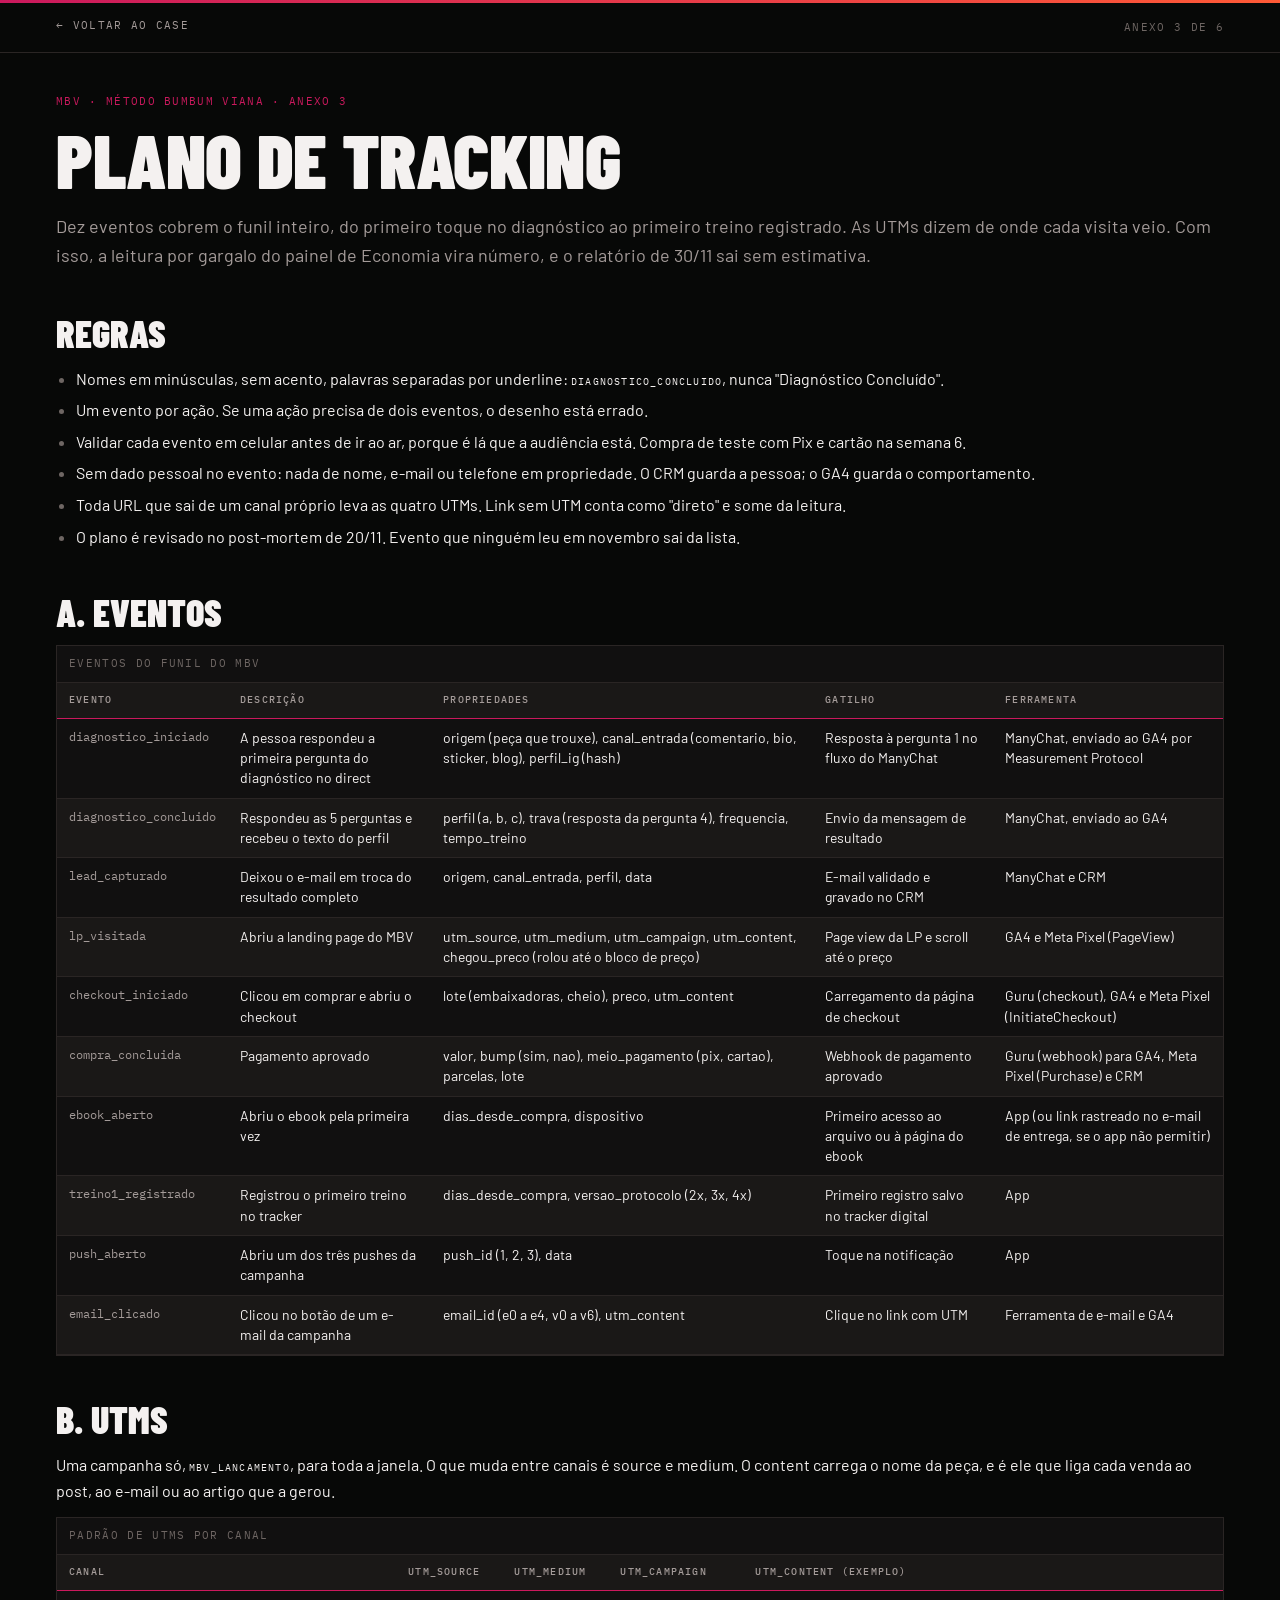
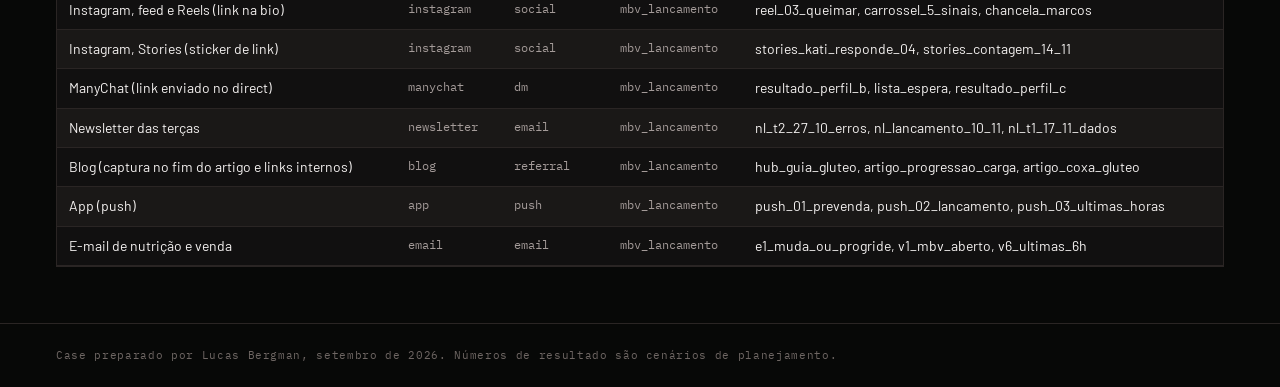
<file: anexos/03-plano-de-tracking.html>
<!doctype html>
<html lang="pt-BR">
<head>
<meta charset="utf-8">
<meta name="viewport" content="width=device-width, initial-scale=1">
<meta name="robots" content="noindex, nofollow">
<title>Anexo 3 · Plano de tracking · MBV</title>
<link rel="preconnect" href="https://fonts.googleapis.com">
<link rel="preconnect" href="https://fonts.gstatic.com" crossorigin>
<link rel="stylesheet" href="https://fonts.googleapis.com/css2?family=Barlow+Condensed:wght@500;600;700;900&family=Barlow:ital,wght@0,400;0,500;0,600;0,700;1,400&family=IBM+Plex+Mono:wght@400;500;600&display=swap">
<link rel="icon" href="data:image/svg+xml,<svg xmlns='http://www.w3.org/2000/svg' viewBox='0 0 100 100'><rect width='100' height='100' fill='%23070807'/><rect x='18' y='44' width='64' height='12' fill='%23CA195D'/></svg>">
<style>
:root{--bg:#070807;--surface:#111010;--surface2:#1A1817;--ink:#F4F1F0;--ink2:#A49B99;--ink3:#6E6663;--rule:#2A2524;--viana:#CA195D;--coral:#FF5A36;--grad:linear-gradient(90deg,#CA195D,#FF5A36);--f-disp:"Barlow Condensed","Arial Narrow",sans-serif;--f-body:"Barlow","Helvetica Neue",Arial,sans-serif;--f-mono:"IBM Plex Mono",ui-monospace,Consolas,monospace;--pad:clamp(18px,5vw,56px);}
*{box-sizing:border-box}
html{color-scheme:dark;-webkit-text-size-adjust:100%}
body{margin:0;background:var(--bg);color:var(--ink);font-family:var(--f-body);font-size:16px;line-height:1.6;-webkit-font-smoothing:antialiased;overflow-x:hidden}
.gradbar{height:3px;background:var(--grad)}
.topbar{display:flex;justify-content:space-between;align-items:center;gap:12px;padding:14px var(--pad);border-bottom:1px solid var(--rule);font-family:var(--f-mono);font-size:11px;letter-spacing:.12em;text-transform:uppercase}
.topbar a{color:var(--ink2);text-decoration:none;border-bottom:1px solid transparent;padding-bottom:2px}
.topbar a:hover,.topbar a:focus-visible{color:var(--ink);border-color:var(--viana);outline:none}
.topbar .n{color:var(--ink3);white-space:nowrap}
main{padding:40px var(--pad) 56px;max-width:1280px;margin:0 auto}
.eyebrow{font-family:var(--f-mono);font-size:11px;letter-spacing:.12em;text-transform:uppercase;color:var(--viana);margin:0 0 14px}
h1{font-family:var(--f-disp);font-weight:900;font-size:clamp(38px,7vw,76px);line-height:.92;text-transform:uppercase;margin:0 0 18px;text-wrap:balance;letter-spacing:-.005em}
h2{font-family:var(--f-disp);font-weight:900;font-size:clamp(26px,4vw,38px);line-height:1;text-transform:uppercase;margin:44px 0 14px}
h3{font-family:var(--f-disp);font-weight:700;font-size:20px;text-transform:uppercase;letter-spacing:.02em;margin:26px 0 10px}
p{margin:0 0 14px;max-width:none}
.lead{font-size:18px;color:var(--ink2)}
a{color:var(--viana)}
strong{font-weight:600}
ul,ol{margin:0 0 16px;padding-left:20px;max-width:none}
li{margin-bottom:6px}
li::marker{color:var(--ink3)}
.label{font-family:var(--f-mono);font-size:10px;letter-spacing:.12em;text-transform:uppercase;color:var(--ink3)}
.note{border:1px solid var(--rule);border-left:3px solid var(--viana);background:var(--surface);padding:12px 16px;margin:0 0 24px;font-family:var(--f-mono);font-size:12px;letter-spacing:.04em;color:var(--ink2);max-width:none}
.toolbar{display:flex;flex-wrap:wrap;gap:10px 18px;align-items:center;margin:24px 0 12px}
.btn{font-family:var(--f-mono);font-size:11px;letter-spacing:.12em;text-transform:uppercase;background:transparent;color:var(--ink);border:1px solid var(--viana);padding:10px 16px;cursor:pointer;border-radius:2px;transition:background .15s,color .15s}
.btn:hover{background:var(--viana);color:#fff}
.btn:focus-visible{outline:2px solid var(--coral);outline-offset:2px}
.count{font-family:var(--f-mono);font-size:11px;letter-spacing:.12em;text-transform:uppercase;color:var(--ink3)}
.tw{overflow:auto;max-height:calc(100vh - 140px);border:1px solid var(--rule);background:var(--surface)}
.tw.small{max-height:none}
table{border-collapse:separate;border-spacing:0;width:100%;min-width:880px;font-size:14px;line-height:1.45}
.tw.small table{min-width:520px}
caption{text-align:left;font-family:var(--f-mono);font-size:11px;letter-spacing:.12em;text-transform:uppercase;color:var(--ink3);padding:10px 12px;background:var(--surface);border-bottom:1px solid var(--rule)}
thead th{position:sticky;top:0;z-index:2;background:var(--surface2);font-family:var(--f-mono);font-weight:500;font-size:10px;letter-spacing:.12em;text-transform:uppercase;color:var(--ink2);text-align:left;padding:10px 12px;border-bottom:1px solid var(--viana);white-space:nowrap}
tbody td{padding:9px 12px;border-bottom:1px solid var(--rule);vertical-align:top}
tbody tr:nth-child(odd) td{background:var(--surface)}
tbody tr:nth-child(even) td{background:var(--surface2)}
td.m{font-family:var(--f-mono);font-size:12px;color:var(--ink2);white-space:nowrap}
td.w{min-width:260px}
td.num{font-family:var(--f-mono);font-size:13px;text-align:right;white-space:nowrap}
th.num{text-align:right}
.tag{display:inline-block;font-family:var(--f-mono);font-size:10px;letter-spacing:.1em;text-transform:uppercase;padding:2px 7px;border:1px solid var(--rule);border-radius:2px;color:var(--ink2);white-space:nowrap}
.tag.acc{border-color:var(--viana);color:var(--ink)}
.tag.hot{border-color:var(--coral);color:var(--ink)}
.legend{display:flex;flex-wrap:wrap;gap:10px 16px;margin:18px 0 6px;padding:14px 16px;background:var(--surface);border:1px solid var(--rule)}
.legend div{display:flex;align-items:center;gap:8px;font-size:14px;color:var(--ink2)}
.legend b{font-family:var(--f-mono);font-weight:500;font-size:12px;color:var(--ink)}
.grid2{display:grid;grid-template-columns:repeat(auto-fit,minmax(300px,1fr));gap:20px;margin:0 0 20px}
.cols3{display:grid;grid-template-columns:repeat(auto-fit,minmax(220px,1fr));gap:16px;margin:0 0 20px}
.block{background:var(--surface);border:1px solid var(--rule);border-top:2px solid var(--viana);padding:20px 20px 8px}
.block h2{margin:0 0 14px;font-size:clamp(22px,3vw,30px)}
.block h3{margin:0 0 10px}
.block p{max-width:none}
.block ul,.block ol{max-width:none}
.form{background:var(--surface);border:1px solid var(--rule);padding:22px 24px;margin:0 0 24px}
.form dl{margin:0}
.form dt{font-family:var(--f-mono);font-size:10px;letter-spacing:.12em;text-transform:uppercase;color:var(--ink3);margin-top:16px}
.form dt:first-child{margin-top:0}
.form dd{margin:4px 0 0;padding:4px 0 6px;border-bottom:1px dotted var(--rule);min-height:30px;color:var(--ink2);font-size:14px}
.form dd.filled{color:var(--ink)}
.tl{list-style:none;padding:0 0 0 22px;margin:8px 0 24px;border-left:2px solid var(--rule);max-width:none}
.tl li{position:relative;padding:0 0 18px 0;margin:0}
.tl li::before{content:"";position:absolute;left:-28px;top:8px;width:10px;height:10px;border-radius:50%;background:var(--viana)}
.tl time{display:block;font-family:var(--f-mono);font-size:11px;letter-spacing:.12em;text-transform:uppercase;color:var(--ink2);margin-bottom:2px}
pre{background:var(--surface);border:1px solid var(--rule);padding:18px 20px;margin:0 0 18px;font-family:var(--f-mono);font-size:13px;line-height:1.65;color:var(--ink);white-space:pre-wrap;word-break:break-word;max-width:100%}
pre.blank{color:var(--ink2)}
.blocks{display:grid;grid-template-columns:repeat(auto-fit,minmax(200px,1fr));gap:12px;margin:0 0 24px}
.blocks>div{background:var(--surface);border:1px solid var(--rule);padding:16px}
.blocks .t{font-family:var(--f-mono);font-size:10px;letter-spacing:.12em;text-transform:uppercase;color:var(--viana)}
.blocks .h{font-family:var(--f-disp);font-weight:900;font-size:24px;text-transform:uppercase;line-height:1;margin:6px 0 8px}
.blocks p{font-size:14px;color:var(--ink2);margin:0}
.list{list-style:none;padding:0;margin:0;max-width:none}
.list li{border:1px solid var(--rule);background:var(--surface);padding:16px 18px;margin:0 0 10px}
.list a{font-family:var(--f-disp);font-weight:700;font-size:22px;text-transform:uppercase;letter-spacing:.02em;text-decoration:none;color:var(--ink);line-height:1.1}
.list a:hover{color:var(--viana)}
.list .k{font-family:var(--f-mono);font-size:10px;letter-spacing:.12em;text-transform:uppercase;color:var(--viana);display:block;margin-bottom:4px}
.list p{margin:6px 0 0;color:var(--ink2);font-size:15px}
.sr{position:absolute;width:1px;height:1px;overflow:hidden;clip:rect(0 0 0 0);white-space:nowrap}
.msg{font-family:var(--f-mono);font-size:11px;letter-spacing:.12em;text-transform:uppercase;color:var(--ink2);min-height:1.2em}
footer{border-top:1px solid var(--rule);padding:22px var(--pad);font-family:var(--f-mono);font-size:11px;letter-spacing:.06em;color:var(--ink3);line-height:1.7}
@media (max-width:640px){main{padding-top:28px}.topbar{font-size:10px}h2{margin-top:34px}}
</style>
</head>
<body>
<div class="gradbar" aria-hidden="true"></div>
<header class="topbar">
<a href="../index.html#anexos">← Voltar ao case</a>
<span class="n">Anexo 3 de 6</span>
</header>
<main>
<p class="eyebrow">MBV · Método Bumbum Viana · anexo 3</p>
<h1>Plano de tracking</h1>
<p class="lead">Dez eventos cobrem o funil inteiro, do primeiro toque no diagnóstico ao primeiro treino registrado. As UTMs dizem de onde cada visita veio. Com isso, a leitura por gargalo do painel de Economia vira número, e o relatório de 30/11 sai sem estimativa.</p>
<h2>Regras</h2>
<ul>
<li>Nomes em minúsculas, sem acento, palavras separadas por underline: <span class="label" style="color:var(--ink)">diagnostico_concluido</span>, nunca "Diagnóstico Concluído".</li>
<li>Um evento por ação. Se uma ação precisa de dois eventos, o desenho está errado.</li>
<li>Validar cada evento em celular antes de ir ao ar, porque é lá que a audiência está. Compra de teste com Pix e cartão na semana 6.</li>
<li>Sem dado pessoal no evento: nada de nome, e-mail ou telefone em propriedade. O CRM guarda a pessoa; o GA4 guarda o comportamento.</li>
<li>Toda URL que sai de um canal próprio leva as quatro UTMs. Link sem UTM conta como "direto" e some da leitura.</li>
<li>O plano é revisado no post-mortem de 20/11. Evento que ninguém leu em novembro sai da lista.</li>
</ul>
<h2>A. Eventos</h2><div class="tw">
<table id="t-ev">
<caption>Eventos do funil do MBV</caption>
<thead><tr><th scope="col">Evento</th><th scope="col">Descrição</th><th scope="col">Propriedades</th><th scope="col">Gatilho</th><th scope="col">Ferramenta</th></tr></thead>
<tbody>
<tr><td class="m">diagnostico_iniciado</td><td>A pessoa respondeu a primeira pergunta do diagnóstico no direct</td><td class="w">origem (peça que trouxe), canal_entrada (comentario, bio, sticker, blog), perfil_ig (hash)</td><td>Resposta à pergunta 1 no fluxo do ManyChat</td><td>ManyChat, enviado ao GA4 por Measurement Protocol</td></tr>
<tr><td class="m">diagnostico_concluido</td><td>Respondeu as 5 perguntas e recebeu o texto do perfil</td><td class="w">perfil (a, b, c), trava (resposta da pergunta 4), frequencia, tempo_treino</td><td>Envio da mensagem de resultado</td><td>ManyChat, enviado ao GA4</td></tr>
<tr><td class="m">lead_capturado</td><td>Deixou o e-mail em troca do resultado completo</td><td class="w">origem, canal_entrada, perfil, data</td><td>E-mail validado e gravado no CRM</td><td>ManyChat e CRM</td></tr>
<tr><td class="m">lp_visitada</td><td>Abriu a landing page do MBV</td><td class="w">utm_source, utm_medium, utm_campaign, utm_content, chegou_preco (rolou até o bloco de preço)</td><td>Page view da LP e scroll até o preço</td><td>GA4 e Meta Pixel (PageView)</td></tr>
<tr><td class="m">checkout_iniciado</td><td>Clicou em comprar e abriu o checkout</td><td class="w">lote (embaixadoras, cheio), preco, utm_content</td><td>Carregamento da página de checkout</td><td>Guru (checkout), GA4 e Meta Pixel (InitiateCheckout)</td></tr>
<tr><td class="m">compra_concluida</td><td>Pagamento aprovado</td><td class="w">valor, bump (sim, nao), meio_pagamento (pix, cartao), parcelas, lote</td><td>Webhook de pagamento aprovado</td><td>Guru (webhook) para GA4, Meta Pixel (Purchase) e CRM</td></tr>
<tr><td class="m">ebook_aberto</td><td>Abriu o ebook pela primeira vez</td><td class="w">dias_desde_compra, dispositivo</td><td>Primeiro acesso ao arquivo ou à página do ebook</td><td>App (ou link rastreado no e-mail de entrega, se o app não permitir)</td></tr>
<tr><td class="m">treino1_registrado</td><td>Registrou o primeiro treino no tracker</td><td class="w">dias_desde_compra, versao_protocolo (2x, 3x, 4x)</td><td>Primeiro registro salvo no tracker digital</td><td>App</td></tr>
<tr><td class="m">push_aberto</td><td>Abriu um dos três pushes da campanha</td><td class="w">push_id (1, 2, 3), data</td><td>Toque na notificação</td><td>App</td></tr>
<tr><td class="m">email_clicado</td><td>Clicou no botão de um e-mail da campanha</td><td class="w">email_id (e0 a e4, v0 a v6), utm_content</td><td>Clique no link com UTM</td><td>Ferramenta de e-mail e GA4</td></tr>
</tbody>
</table>
</div><h2>B. UTMs</h2>
<p>Uma campanha só, <span class="label" style="color:var(--ink)">mbv_lancamento</span>, para toda a janela. O que muda entre canais é source e medium. O content carrega o nome da peça, e é ele que liga cada venda ao post, ao e-mail ou ao artigo que a gerou.</p><div class="tw">
<table id="t-utm">
<caption>Padrão de UTMs por canal</caption>
<thead><tr><th scope="col">Canal</th><th scope="col">utm_source</th><th scope="col">utm_medium</th><th scope="col">utm_campaign</th><th scope="col">utm_content (exemplo)</th></tr></thead>
<tbody>
<tr><td>Instagram, feed e Reels (link na bio)</td><td class="m">instagram</td><td class="m">social</td><td class="m">mbv_lancamento</td><td class="w">reel_03_queimar, carrossel_5_sinais, chancela_marcos</td></tr>
<tr><td>Instagram, Stories (sticker de link)</td><td class="m">instagram</td><td class="m">social</td><td class="m">mbv_lancamento</td><td class="w">stories_kati_responde_04, stories_contagem_14_11</td></tr>
<tr><td>ManyChat (link enviado no direct)</td><td class="m">manychat</td><td class="m">dm</td><td class="m">mbv_lancamento</td><td class="w">resultado_perfil_b, lista_espera, resultado_perfil_c</td></tr>
<tr><td>Newsletter das terças</td><td class="m">newsletter</td><td class="m">email</td><td class="m">mbv_lancamento</td><td class="w">nl_t2_27_10_erros, nl_lancamento_10_11, nl_t1_17_11_dados</td></tr>
<tr><td>Blog (captura no fim do artigo e links internos)</td><td class="m">blog</td><td class="m">referral</td><td class="m">mbv_lancamento</td><td class="w">hub_guia_gluteo, artigo_progressao_carga, artigo_coxa_gluteo</td></tr>
<tr><td>App (push)</td><td class="m">app</td><td class="m">push</td><td class="m">mbv_lancamento</td><td class="w">push_01_prevenda, push_02_lancamento, push_03_ultimas_horas</td></tr>
<tr><td>E-mail de nutrição e venda</td><td class="m">email</td><td class="m">email</td><td class="m">mbv_lancamento</td><td class="w">e1_muda_ou_progride, v1_mbv_aberto, v6_ultimas_6h</td></tr>
</tbody>
</table>
</div></main>
<footer>Case preparado por Lucas Bergman, setembro de 2026. Números de resultado são cenários de planejamento.</footer>
<script>

</script>
</body>
</html>
</file>
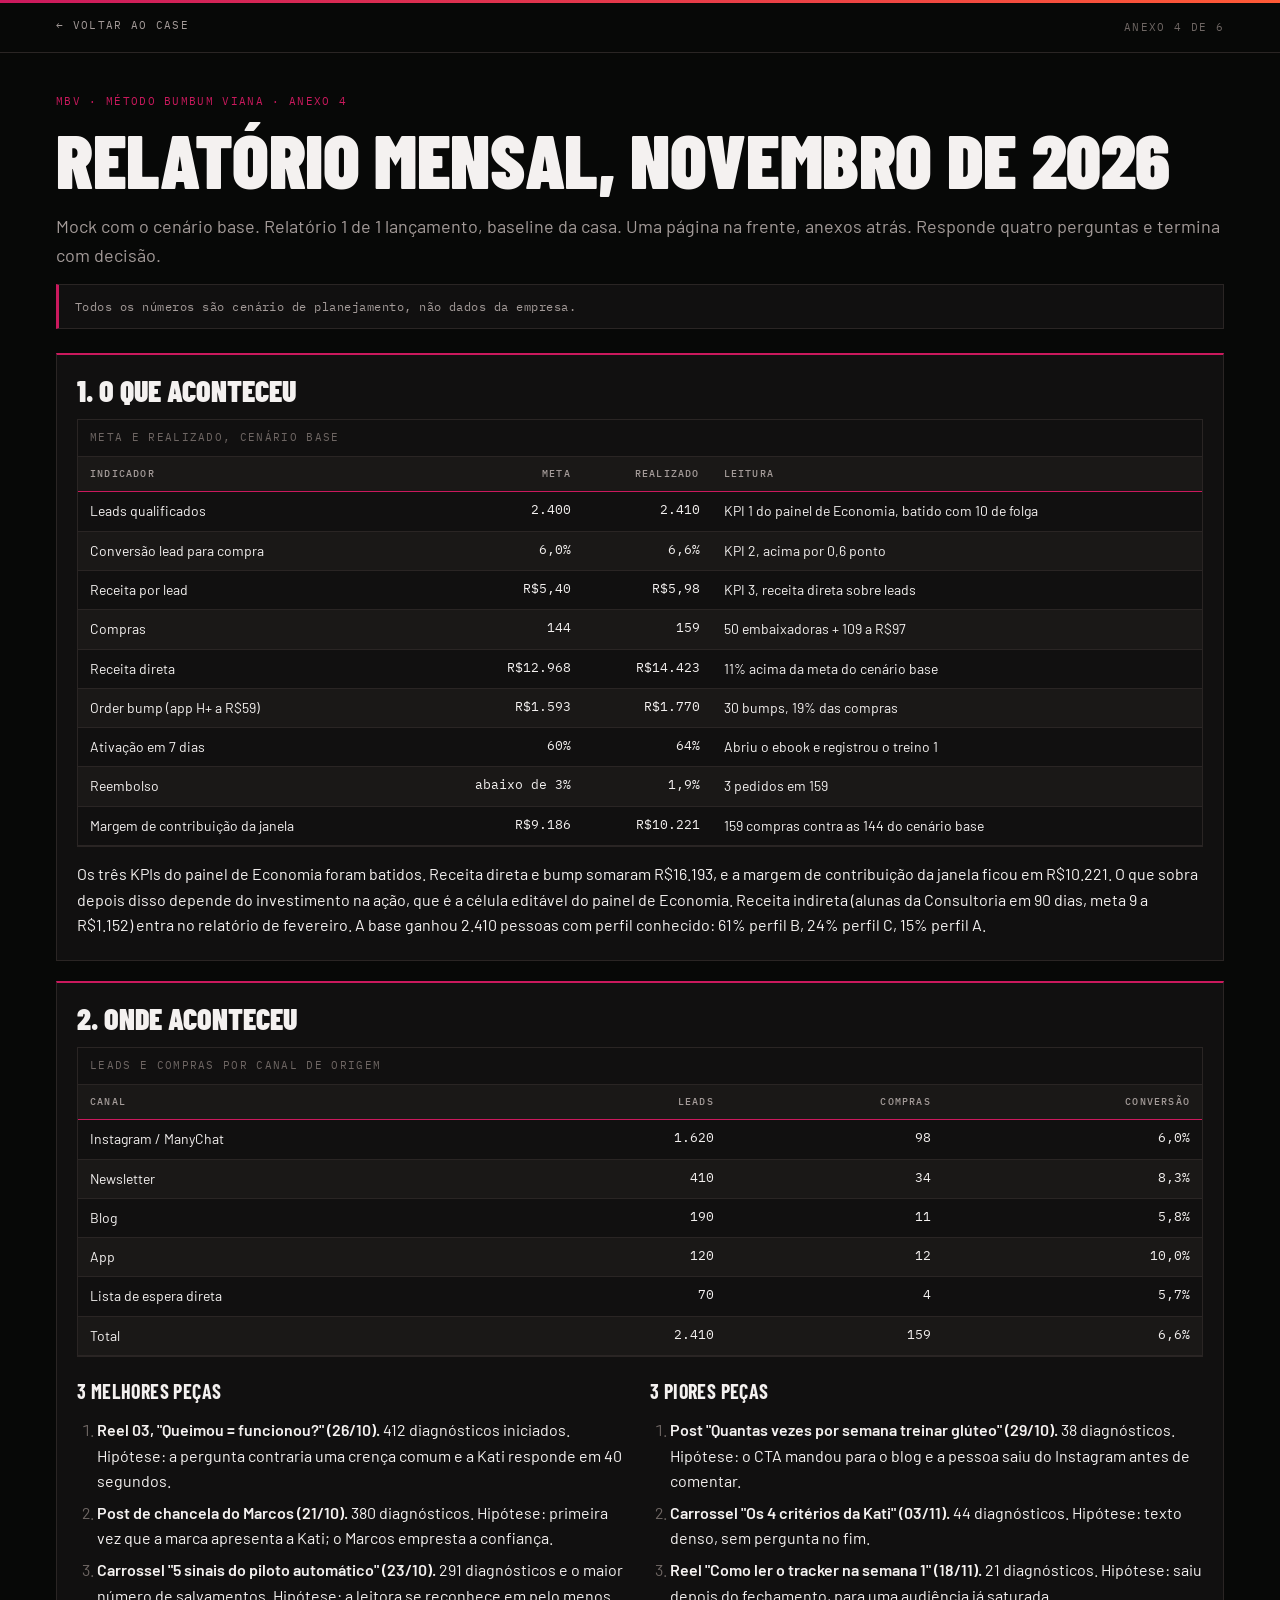
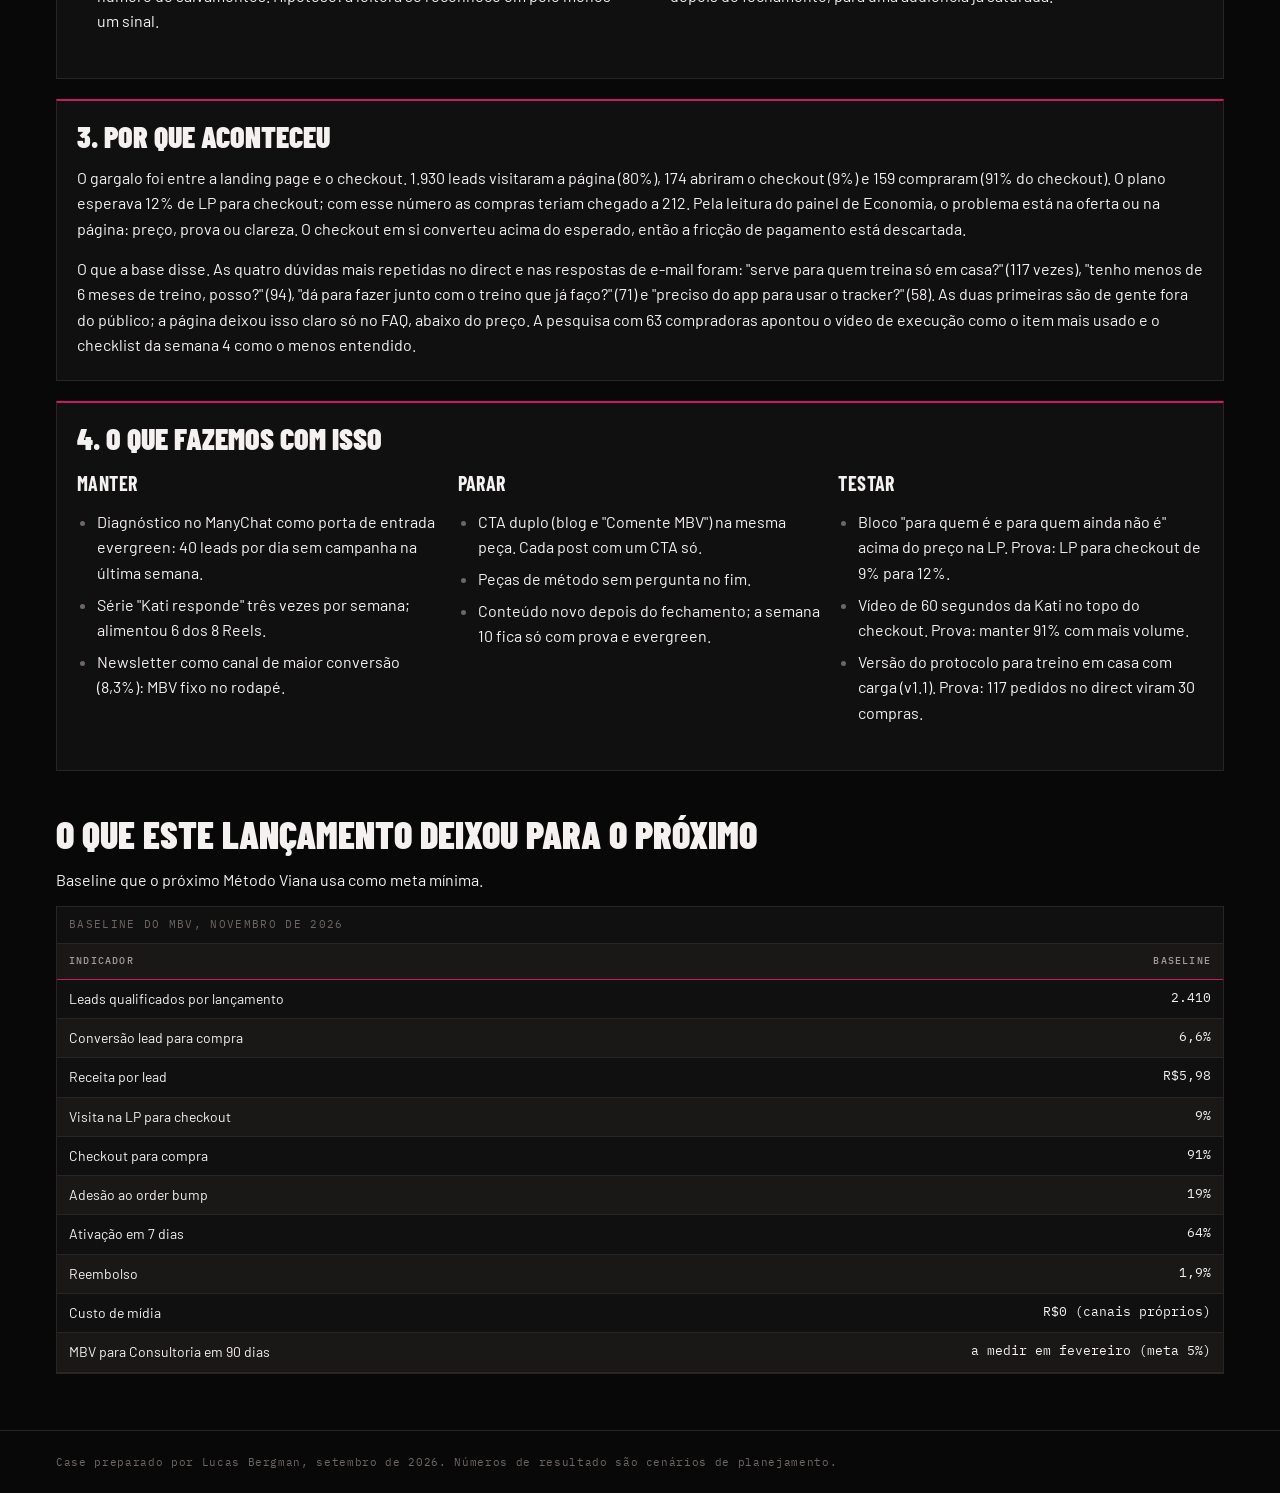
<file: anexos/04-relatorio-mensal.html>
<!doctype html>
<html lang="pt-BR">
<head>
<meta charset="utf-8">
<meta name="viewport" content="width=device-width, initial-scale=1">
<meta name="robots" content="noindex, nofollow">
<title>Anexo 4 · Relatório mensal · MBV</title>
<link rel="preconnect" href="https://fonts.googleapis.com">
<link rel="preconnect" href="https://fonts.gstatic.com" crossorigin>
<link rel="stylesheet" href="https://fonts.googleapis.com/css2?family=Barlow+Condensed:wght@500;600;700;900&family=Barlow:ital,wght@0,400;0,500;0,600;0,700;1,400&family=IBM+Plex+Mono:wght@400;500;600&display=swap">
<link rel="icon" href="data:image/svg+xml,<svg xmlns='http://www.w3.org/2000/svg' viewBox='0 0 100 100'><rect width='100' height='100' fill='%23070807'/><rect x='18' y='44' width='64' height='12' fill='%23CA195D'/></svg>">
<style>
:root{--bg:#070807;--surface:#111010;--surface2:#1A1817;--ink:#F4F1F0;--ink2:#A49B99;--ink3:#6E6663;--rule:#2A2524;--viana:#CA195D;--coral:#FF5A36;--grad:linear-gradient(90deg,#CA195D,#FF5A36);--f-disp:"Barlow Condensed","Arial Narrow",sans-serif;--f-body:"Barlow","Helvetica Neue",Arial,sans-serif;--f-mono:"IBM Plex Mono",ui-monospace,Consolas,monospace;--pad:clamp(18px,5vw,56px);}
*{box-sizing:border-box}
html{color-scheme:dark;-webkit-text-size-adjust:100%}
body{margin:0;background:var(--bg);color:var(--ink);font-family:var(--f-body);font-size:16px;line-height:1.6;-webkit-font-smoothing:antialiased;overflow-x:hidden}
.gradbar{height:3px;background:var(--grad)}
.topbar{display:flex;justify-content:space-between;align-items:center;gap:12px;padding:14px var(--pad);border-bottom:1px solid var(--rule);font-family:var(--f-mono);font-size:11px;letter-spacing:.12em;text-transform:uppercase}
.topbar a{color:var(--ink2);text-decoration:none;border-bottom:1px solid transparent;padding-bottom:2px}
.topbar a:hover,.topbar a:focus-visible{color:var(--ink);border-color:var(--viana);outline:none}
.topbar .n{color:var(--ink3);white-space:nowrap}
main{padding:40px var(--pad) 56px;max-width:1280px;margin:0 auto}
.eyebrow{font-family:var(--f-mono);font-size:11px;letter-spacing:.12em;text-transform:uppercase;color:var(--viana);margin:0 0 14px}
h1{font-family:var(--f-disp);font-weight:900;font-size:clamp(38px,7vw,76px);line-height:.92;text-transform:uppercase;margin:0 0 18px;text-wrap:balance;letter-spacing:-.005em}
h2{font-family:var(--f-disp);font-weight:900;font-size:clamp(26px,4vw,38px);line-height:1;text-transform:uppercase;margin:44px 0 14px}
h3{font-family:var(--f-disp);font-weight:700;font-size:20px;text-transform:uppercase;letter-spacing:.02em;margin:26px 0 10px}
p{margin:0 0 14px;max-width:none}
.lead{font-size:18px;color:var(--ink2)}
a{color:var(--viana)}
strong{font-weight:600}
ul,ol{margin:0 0 16px;padding-left:20px;max-width:none}
li{margin-bottom:6px}
li::marker{color:var(--ink3)}
.label{font-family:var(--f-mono);font-size:10px;letter-spacing:.12em;text-transform:uppercase;color:var(--ink3)}
.note{border:1px solid var(--rule);border-left:3px solid var(--viana);background:var(--surface);padding:12px 16px;margin:0 0 24px;font-family:var(--f-mono);font-size:12px;letter-spacing:.04em;color:var(--ink2);max-width:none}
.toolbar{display:flex;flex-wrap:wrap;gap:10px 18px;align-items:center;margin:24px 0 12px}
.btn{font-family:var(--f-mono);font-size:11px;letter-spacing:.12em;text-transform:uppercase;background:transparent;color:var(--ink);border:1px solid var(--viana);padding:10px 16px;cursor:pointer;border-radius:2px;transition:background .15s,color .15s}
.btn:hover{background:var(--viana);color:#fff}
.btn:focus-visible{outline:2px solid var(--coral);outline-offset:2px}
.count{font-family:var(--f-mono);font-size:11px;letter-spacing:.12em;text-transform:uppercase;color:var(--ink3)}
.tw{overflow:auto;max-height:calc(100vh - 140px);border:1px solid var(--rule);background:var(--surface)}
.tw.small{max-height:none}
table{border-collapse:separate;border-spacing:0;width:100%;min-width:880px;font-size:14px;line-height:1.45}
.tw.small table{min-width:520px}
caption{text-align:left;font-family:var(--f-mono);font-size:11px;letter-spacing:.12em;text-transform:uppercase;color:var(--ink3);padding:10px 12px;background:var(--surface);border-bottom:1px solid var(--rule)}
thead th{position:sticky;top:0;z-index:2;background:var(--surface2);font-family:var(--f-mono);font-weight:500;font-size:10px;letter-spacing:.12em;text-transform:uppercase;color:var(--ink2);text-align:left;padding:10px 12px;border-bottom:1px solid var(--viana);white-space:nowrap}
tbody td{padding:9px 12px;border-bottom:1px solid var(--rule);vertical-align:top}
tbody tr:nth-child(odd) td{background:var(--surface)}
tbody tr:nth-child(even) td{background:var(--surface2)}
td.m{font-family:var(--f-mono);font-size:12px;color:var(--ink2);white-space:nowrap}
td.w{min-width:260px}
td.num{font-family:var(--f-mono);font-size:13px;text-align:right;white-space:nowrap}
th.num{text-align:right}
.tag{display:inline-block;font-family:var(--f-mono);font-size:10px;letter-spacing:.1em;text-transform:uppercase;padding:2px 7px;border:1px solid var(--rule);border-radius:2px;color:var(--ink2);white-space:nowrap}
.tag.acc{border-color:var(--viana);color:var(--ink)}
.tag.hot{border-color:var(--coral);color:var(--ink)}
.legend{display:flex;flex-wrap:wrap;gap:10px 16px;margin:18px 0 6px;padding:14px 16px;background:var(--surface);border:1px solid var(--rule)}
.legend div{display:flex;align-items:center;gap:8px;font-size:14px;color:var(--ink2)}
.legend b{font-family:var(--f-mono);font-weight:500;font-size:12px;color:var(--ink)}
.grid2{display:grid;grid-template-columns:repeat(auto-fit,minmax(300px,1fr));gap:20px;margin:0 0 20px}
.cols3{display:grid;grid-template-columns:repeat(auto-fit,minmax(220px,1fr));gap:16px;margin:0 0 20px}
.block{background:var(--surface);border:1px solid var(--rule);border-top:2px solid var(--viana);padding:20px 20px 8px}
.block h2{margin:0 0 14px;font-size:clamp(22px,3vw,30px)}
.block h3{margin:0 0 10px}
.block p{max-width:none}
.block ul,.block ol{max-width:none}
.form{background:var(--surface);border:1px solid var(--rule);padding:22px 24px;margin:0 0 24px}
.form dl{margin:0}
.form dt{font-family:var(--f-mono);font-size:10px;letter-spacing:.12em;text-transform:uppercase;color:var(--ink3);margin-top:16px}
.form dt:first-child{margin-top:0}
.form dd{margin:4px 0 0;padding:4px 0 6px;border-bottom:1px dotted var(--rule);min-height:30px;color:var(--ink2);font-size:14px}
.form dd.filled{color:var(--ink)}
.tl{list-style:none;padding:0 0 0 22px;margin:8px 0 24px;border-left:2px solid var(--rule);max-width:none}
.tl li{position:relative;padding:0 0 18px 0;margin:0}
.tl li::before{content:"";position:absolute;left:-28px;top:8px;width:10px;height:10px;border-radius:50%;background:var(--viana)}
.tl time{display:block;font-family:var(--f-mono);font-size:11px;letter-spacing:.12em;text-transform:uppercase;color:var(--ink2);margin-bottom:2px}
pre{background:var(--surface);border:1px solid var(--rule);padding:18px 20px;margin:0 0 18px;font-family:var(--f-mono);font-size:13px;line-height:1.65;color:var(--ink);white-space:pre-wrap;word-break:break-word;max-width:100%}
pre.blank{color:var(--ink2)}
.blocks{display:grid;grid-template-columns:repeat(auto-fit,minmax(200px,1fr));gap:12px;margin:0 0 24px}
.blocks>div{background:var(--surface);border:1px solid var(--rule);padding:16px}
.blocks .t{font-family:var(--f-mono);font-size:10px;letter-spacing:.12em;text-transform:uppercase;color:var(--viana)}
.blocks .h{font-family:var(--f-disp);font-weight:900;font-size:24px;text-transform:uppercase;line-height:1;margin:6px 0 8px}
.blocks p{font-size:14px;color:var(--ink2);margin:0}
.list{list-style:none;padding:0;margin:0;max-width:none}
.list li{border:1px solid var(--rule);background:var(--surface);padding:16px 18px;margin:0 0 10px}
.list a{font-family:var(--f-disp);font-weight:700;font-size:22px;text-transform:uppercase;letter-spacing:.02em;text-decoration:none;color:var(--ink);line-height:1.1}
.list a:hover{color:var(--viana)}
.list .k{font-family:var(--f-mono);font-size:10px;letter-spacing:.12em;text-transform:uppercase;color:var(--viana);display:block;margin-bottom:4px}
.list p{margin:6px 0 0;color:var(--ink2);font-size:15px}
.sr{position:absolute;width:1px;height:1px;overflow:hidden;clip:rect(0 0 0 0);white-space:nowrap}
.msg{font-family:var(--f-mono);font-size:11px;letter-spacing:.12em;text-transform:uppercase;color:var(--ink2);min-height:1.2em}
footer{border-top:1px solid var(--rule);padding:22px var(--pad);font-family:var(--f-mono);font-size:11px;letter-spacing:.06em;color:var(--ink3);line-height:1.7}
@media (max-width:640px){main{padding-top:28px}.topbar{font-size:10px}h2{margin-top:34px}}
</style>
</head>
<body>
<div class="gradbar" aria-hidden="true"></div>
<header class="topbar">
<a href="../index.html#anexos">← Voltar ao case</a>
<span class="n">Anexo 4 de 6</span>
</header>
<main>
<p class="eyebrow">MBV · Método Bumbum Viana · anexo 4</p>
<h1>Relatório mensal, novembro de 2026</h1>
<p class="lead">Mock com o cenário base. Relatório 1 de 1 lançamento, baseline da casa. Uma página na frente, anexos atrás. Responde quatro perguntas e termina com decisão.</p>
<p class="note">Todos os números são cenário de planejamento, não dados da empresa.</p>

<div class="block">
<h2>1. O que aconteceu</h2>
<div class="tw small">
<table id="t-kpi">
<caption>Meta e realizado, cenário base</caption>
<thead><tr><th scope="col">Indicador</th><th scope="col" class="num">Meta</th><th scope="col" class="num">Realizado</th><th scope="col">Leitura</th></tr></thead>
<tbody>
<tr><td>Leads qualificados</td><td class="num">2.400</td><td class="num">2.410</td><td>KPI 1 do painel de Economia, batido com 10 de folga</td></tr>
<tr><td>Conversão lead para compra</td><td class="num">6,0%</td><td class="num">6,6%</td><td>KPI 2, acima por 0,6 ponto</td></tr>
<tr><td>Receita por lead</td><td class="num">R$5,40</td><td class="num">R$5,98</td><td>KPI 3, receita direta sobre leads</td></tr>
<tr><td>Compras</td><td class="num">144</td><td class="num">159</td><td>50 embaixadoras + 109 a R$97</td></tr>
<tr><td>Receita direta</td><td class="num">R$12.968</td><td class="num">R$14.423</td><td>11% acima da meta do cenário base</td></tr>
<tr><td>Order bump (app H+ a R$59)</td><td class="num">R$1.593</td><td class="num">R$1.770</td><td>30 bumps, 19% das compras</td></tr>
<tr><td>Ativação em 7 dias</td><td class="num">60%</td><td class="num">64%</td><td>Abriu o ebook e registrou o treino 1</td></tr>
<tr><td>Reembolso</td><td class="num">abaixo de 3%</td><td class="num">1,9%</td><td>3 pedidos em 159</td></tr>
<tr><td>Margem de contribuição da janela</td><td class="num">R$9.186</td><td class="num">R$10.221</td><td>159 compras contra as 144 do cenário base</td></tr>
</tbody>
</table>
</div>
<p style="margin-top:14px">Os três KPIs do painel de Economia foram batidos. Receita direta e bump somaram R$16.193, e a margem de contribuição da janela ficou em R$10.221. O que sobra depois disso depende do investimento na ação, que é a célula editável do painel de Economia. Receita indireta (alunas da Consultoria em 90 dias, meta 9 a R$1.152) entra no relatório de fevereiro. A base ganhou 2.410 pessoas com perfil conhecido: 61% perfil B, 24% perfil C, 15% perfil A.</p>
</div>

<div class="block" style="margin-top:20px">
<h2>2. Onde aconteceu</h2>
<div class="tw small">
<table id="t-canais">
<caption>Leads e compras por canal de origem</caption>
<thead><tr><th scope="col">Canal</th><th scope="col" class="num">Leads</th><th scope="col" class="num">Compras</th><th scope="col" class="num">Conversão</th></tr></thead>
<tbody>
<tr><td>Instagram / ManyChat</td><td class="num">1.620</td><td class="num">98</td><td class="num">6,0%</td></tr>
<tr><td>Newsletter</td><td class="num">410</td><td class="num">34</td><td class="num">8,3%</td></tr>
<tr><td>Blog</td><td class="num">190</td><td class="num">11</td><td class="num">5,8%</td></tr>
<tr><td>App</td><td class="num">120</td><td class="num">12</td><td class="num">10,0%</td></tr>
<tr><td>Lista de espera direta</td><td class="num">70</td><td class="num">4</td><td class="num">5,7%</td></tr>
<tr><td>Total</td><td class="num">2.410</td><td class="num">159</td><td class="num">6,6%</td></tr>
</tbody>
</table>
</div>
<div class="grid2" style="margin-top:18px">
<div>
<h3>3 melhores peças</h3>
<ol>
<li><strong>Reel 03, "Queimou = funcionou?" (26/10).</strong> 412 diagnósticos iniciados. Hipótese: a pergunta contraria uma crença comum e a Kati responde em 40 segundos.</li>
<li><strong>Post de chancela do Marcos (21/10).</strong> 380 diagnósticos. Hipótese: primeira vez que a marca apresenta a Kati; o Marcos empresta a confiança.</li>
<li><strong>Carrossel "5 sinais do piloto automático" (23/10).</strong> 291 diagnósticos e o maior número de salvamentos. Hipótese: a leitora se reconhece em pelo menos um sinal.</li>
</ol>
</div>
<div>
<h3>3 piores peças</h3>
<ol>
<li><strong>Post "Quantas vezes por semana treinar glúteo" (29/10).</strong> 38 diagnósticos. Hipótese: o CTA mandou para o blog e a pessoa saiu do Instagram antes de comentar.</li>
<li><strong>Carrossel "Os 4 critérios da Kati" (03/11).</strong> 44 diagnósticos. Hipótese: texto denso, sem pergunta no fim.</li>
<li><strong>Reel "Como ler o tracker na semana 1" (18/11).</strong> 21 diagnósticos. Hipótese: saiu depois do fechamento, para uma audiência já saturada.</li>
</ol>
</div>
</div>
</div>

<div class="block" style="margin-top:20px">
<h2>3. Por que aconteceu</h2>
<p>O gargalo foi entre a landing page e o checkout. 1.930 leads visitaram a página (80%), 174 abriram o checkout (9%) e 159 compraram (91% do checkout). O plano esperava 12% de LP para checkout; com esse número as compras teriam chegado a 212. Pela leitura do painel de Economia, o problema está na oferta ou na página: preço, prova ou clareza. O checkout em si converteu acima do esperado, então a fricção de pagamento está descartada.</p>
<p>O que a base disse. As quatro dúvidas mais repetidas no direct e nas respostas de e-mail foram: "serve para quem treina só em casa?" (117 vezes), "tenho menos de 6 meses de treino, posso?" (94), "dá para fazer junto com o treino que já faço?" (71) e "preciso do app para usar o tracker?" (58). As duas primeiras são de gente fora do público; a página deixou isso claro só no FAQ, abaixo do preço. A pesquisa com 63 compradoras apontou o vídeo de execução como o item mais usado e o checklist da semana 4 como o menos entendido.</p>
</div>

<div class="block" style="margin-top:20px">
<h2>4. O que fazemos com isso</h2>
<div class="cols3">
<div>
<h3>Manter</h3>
<ul>
<li>Diagnóstico no ManyChat como porta de entrada evergreen: 40 leads por dia sem campanha na última semana.</li>
<li>Série "Kati responde" três vezes por semana; alimentou 6 dos 8 Reels.</li>
<li>Newsletter como canal de maior conversão (8,3%): MBV fixo no rodapé.</li>
</ul>
</div>
<div>
<h3>Parar</h3>
<ul>
<li>CTA duplo (blog e "Comente MBV") na mesma peça. Cada post com um CTA só.</li>
<li>Peças de método sem pergunta no fim.</li>
<li>Conteúdo novo depois do fechamento; a semana 10 fica só com prova e evergreen.</li>
</ul>
</div>
<div>
<h3>Testar</h3>
<ul>
<li>Bloco "para quem é e para quem ainda não é" acima do preço na LP. Prova: LP para checkout de 9% para 12%.</li>
<li>Vídeo de 60 segundos da Kati no topo do checkout. Prova: manter 91% com mais volume.</li>
<li>Versão do protocolo para treino em casa com carga (v1.1). Prova: 117 pedidos no direct viram 30 compras.</li>
</ul>
</div>
</div>
</div>

<h2>O que este lançamento deixou para o próximo</h2>
<p>Baseline que o próximo Método Viana usa como meta mínima.</p>
<div class="tw small">
<table id="t-base">
<caption>Baseline do MBV, novembro de 2026</caption>
<thead><tr><th scope="col">Indicador</th><th scope="col" class="num">Baseline</th></tr></thead>
<tbody>
<tr><td>Leads qualificados por lançamento</td><td class="num">2.410</td></tr>
<tr><td>Conversão lead para compra</td><td class="num">6,6%</td></tr>
<tr><td>Receita por lead</td><td class="num">R$5,98</td></tr>
<tr><td>Visita na LP para checkout</td><td class="num">9%</td></tr>
<tr><td>Checkout para compra</td><td class="num">91%</td></tr>
<tr><td>Adesão ao order bump</td><td class="num">19%</td></tr>
<tr><td>Ativação em 7 dias</td><td class="num">64%</td></tr>
<tr><td>Reembolso</td><td class="num">1,9%</td></tr>
<tr><td>Custo de mídia</td><td class="num">R$0 (canais próprios)</td></tr>
<tr><td>MBV para Consultoria em 90 dias</td><td class="num">a medir em fevereiro (meta 5%)</td></tr>
</tbody>
</table>
</div>
</main>
<footer>Case preparado por Lucas Bergman, setembro de 2026. Números de resultado são cenários de planejamento.</footer>
<script>

</script>
</body>
</html>
</file>
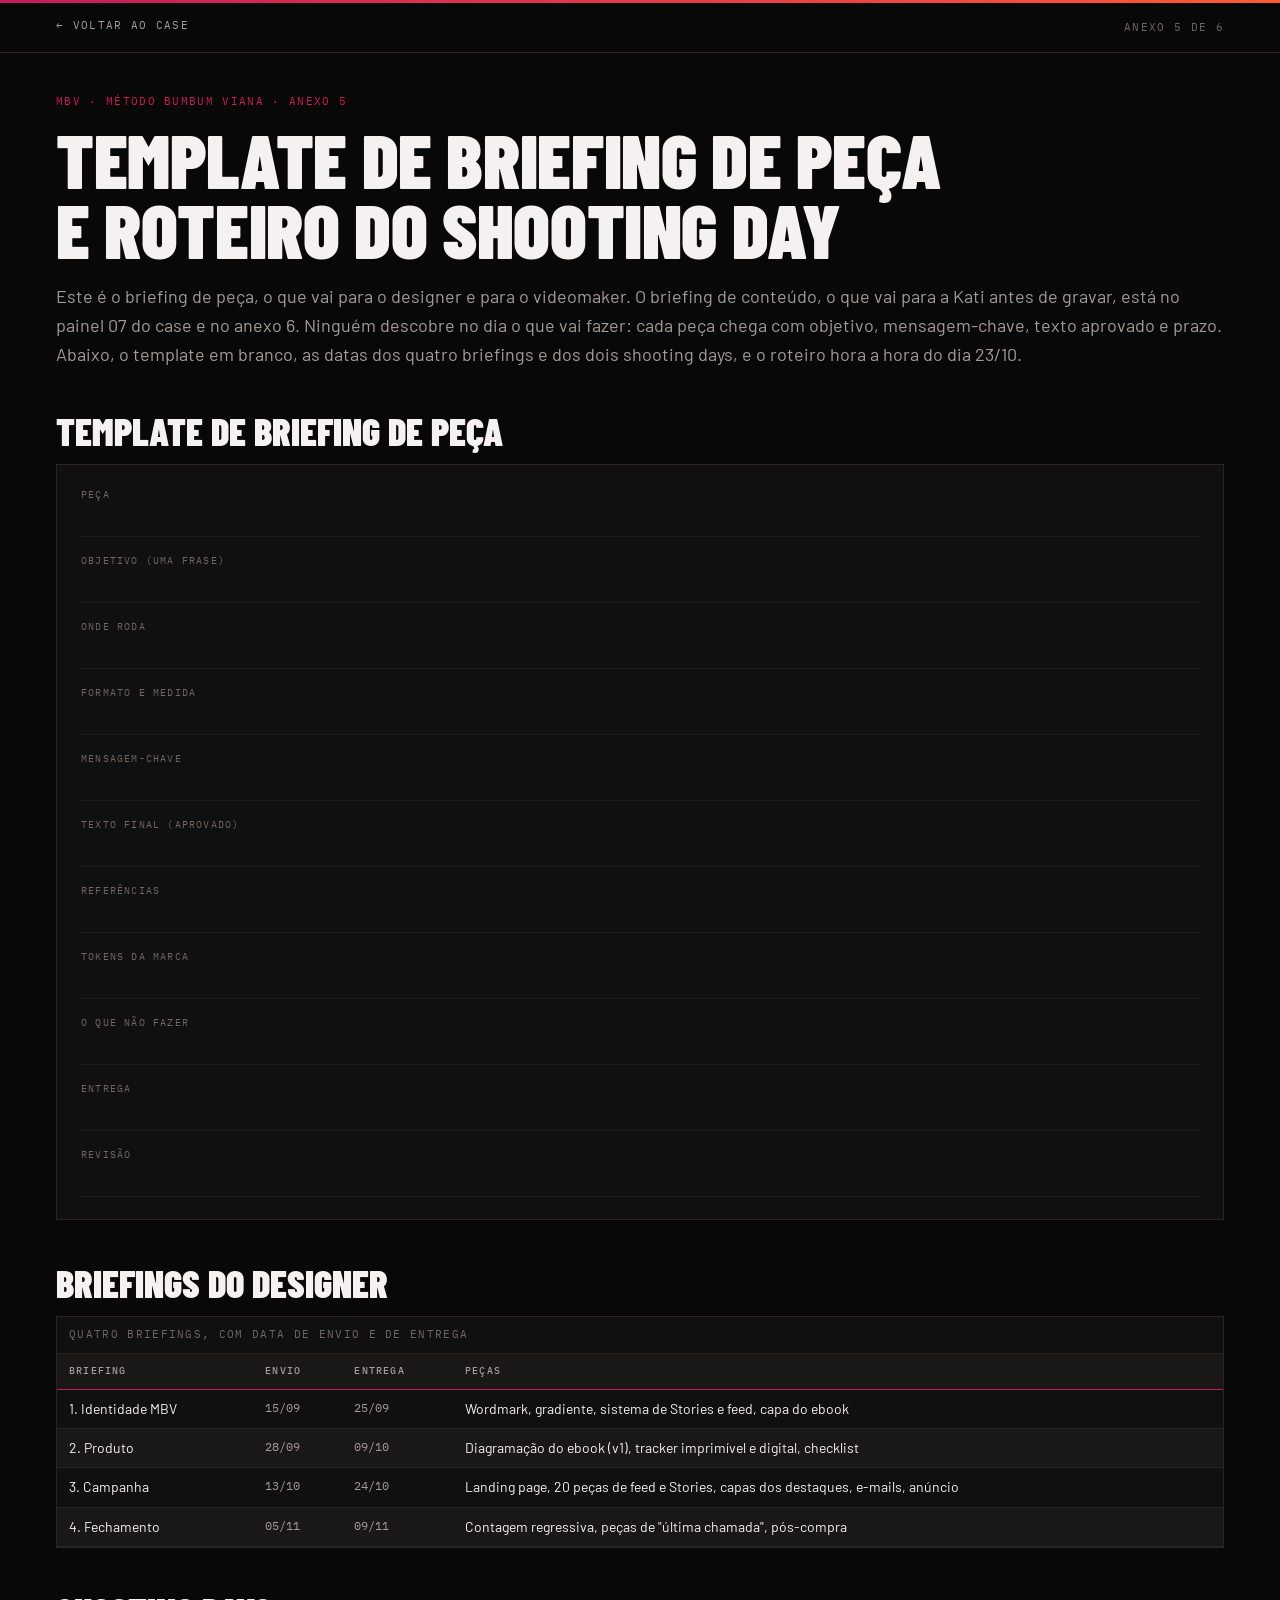
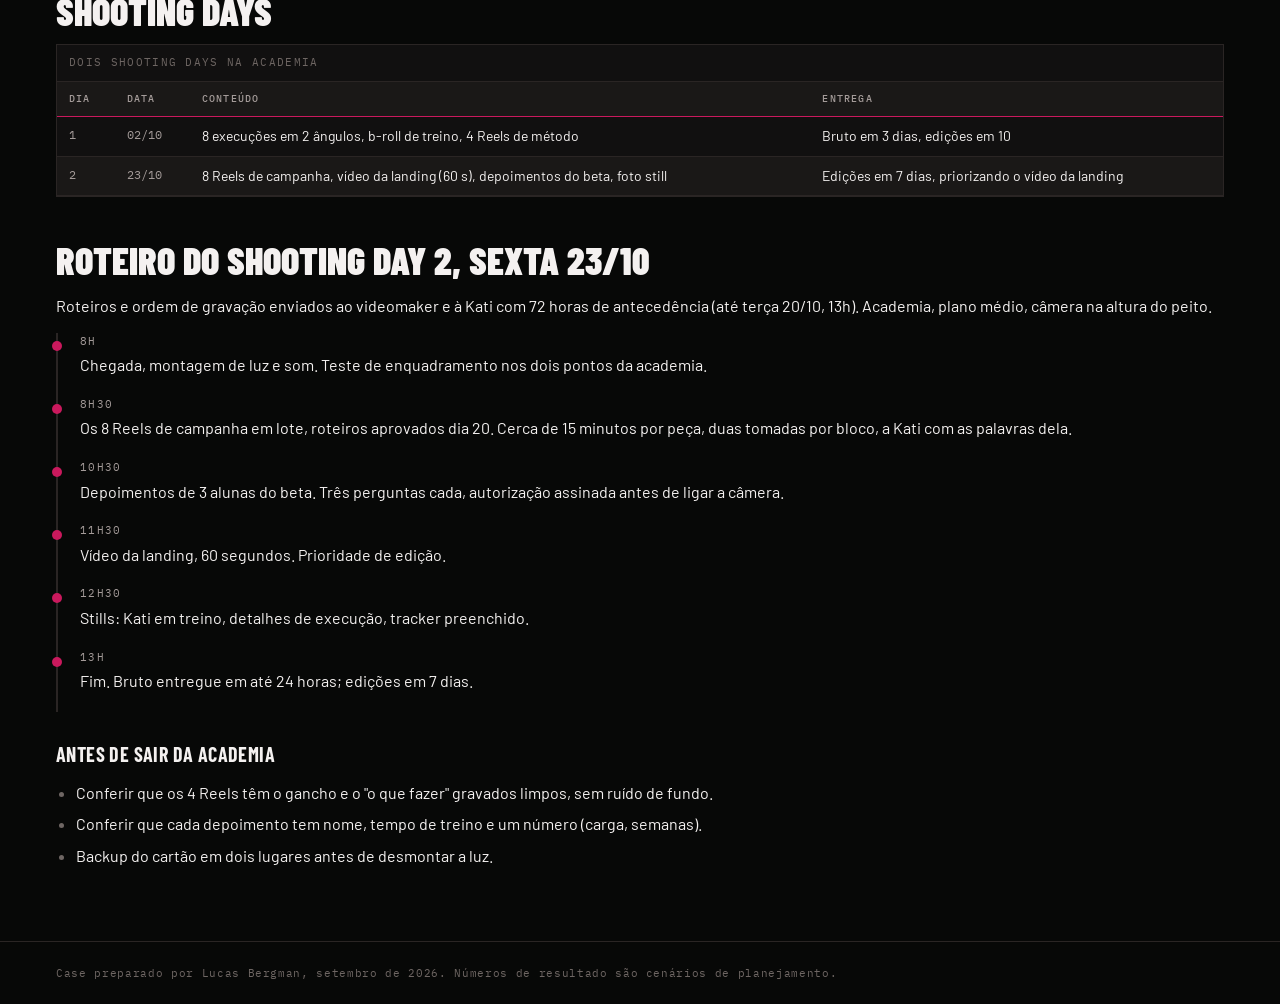
<file: anexos/05-briefing-e-shooting.html>
<!doctype html>
<html lang="pt-BR">
<head>
<meta charset="utf-8">
<meta name="viewport" content="width=device-width, initial-scale=1">
<meta name="robots" content="noindex, nofollow">
<title>Anexo 5 · Briefing e shooting · MBV</title>
<link rel="preconnect" href="https://fonts.googleapis.com">
<link rel="preconnect" href="https://fonts.gstatic.com" crossorigin>
<link rel="stylesheet" href="https://fonts.googleapis.com/css2?family=Barlow+Condensed:wght@500;600;700;900&family=Barlow:ital,wght@0,400;0,500;0,600;0,700;1,400&family=IBM+Plex+Mono:wght@400;500;600&display=swap">
<link rel="icon" href="data:image/svg+xml,<svg xmlns='http://www.w3.org/2000/svg' viewBox='0 0 100 100'><rect width='100' height='100' fill='%23070807'/><rect x='18' y='44' width='64' height='12' fill='%23CA195D'/></svg>">
<style>
:root{--bg:#070807;--surface:#111010;--surface2:#1A1817;--ink:#F4F1F0;--ink2:#A49B99;--ink3:#6E6663;--rule:#2A2524;--viana:#CA195D;--coral:#FF5A36;--grad:linear-gradient(90deg,#CA195D,#FF5A36);--f-disp:"Barlow Condensed","Arial Narrow",sans-serif;--f-body:"Barlow","Helvetica Neue",Arial,sans-serif;--f-mono:"IBM Plex Mono",ui-monospace,Consolas,monospace;--pad:clamp(18px,5vw,56px);}
*{box-sizing:border-box}
html{color-scheme:dark;-webkit-text-size-adjust:100%}
body{margin:0;background:var(--bg);color:var(--ink);font-family:var(--f-body);font-size:16px;line-height:1.6;-webkit-font-smoothing:antialiased;overflow-x:hidden}
.gradbar{height:3px;background:var(--grad)}
.topbar{display:flex;justify-content:space-between;align-items:center;gap:12px;padding:14px var(--pad);border-bottom:1px solid var(--rule);font-family:var(--f-mono);font-size:11px;letter-spacing:.12em;text-transform:uppercase}
.topbar a{color:var(--ink2);text-decoration:none;border-bottom:1px solid transparent;padding-bottom:2px}
.topbar a:hover,.topbar a:focus-visible{color:var(--ink);border-color:var(--viana);outline:none}
.topbar .n{color:var(--ink3);white-space:nowrap}
main{padding:40px var(--pad) 56px;max-width:1280px;margin:0 auto}
.eyebrow{font-family:var(--f-mono);font-size:11px;letter-spacing:.12em;text-transform:uppercase;color:var(--viana);margin:0 0 14px}
h1{font-family:var(--f-disp);font-weight:900;font-size:clamp(38px,7vw,76px);line-height:.92;text-transform:uppercase;margin:0 0 18px;text-wrap:balance;letter-spacing:-.005em}
h2{font-family:var(--f-disp);font-weight:900;font-size:clamp(26px,4vw,38px);line-height:1;text-transform:uppercase;margin:44px 0 14px}
h3{font-family:var(--f-disp);font-weight:700;font-size:20px;text-transform:uppercase;letter-spacing:.02em;margin:26px 0 10px}
p{margin:0 0 14px;max-width:none}
.lead{font-size:18px;color:var(--ink2)}
a{color:var(--viana)}
strong{font-weight:600}
ul,ol{margin:0 0 16px;padding-left:20px;max-width:none}
li{margin-bottom:6px}
li::marker{color:var(--ink3)}
.label{font-family:var(--f-mono);font-size:10px;letter-spacing:.12em;text-transform:uppercase;color:var(--ink3)}
.note{border:1px solid var(--rule);border-left:3px solid var(--viana);background:var(--surface);padding:12px 16px;margin:0 0 24px;font-family:var(--f-mono);font-size:12px;letter-spacing:.04em;color:var(--ink2);max-width:none}
.toolbar{display:flex;flex-wrap:wrap;gap:10px 18px;align-items:center;margin:24px 0 12px}
.btn{font-family:var(--f-mono);font-size:11px;letter-spacing:.12em;text-transform:uppercase;background:transparent;color:var(--ink);border:1px solid var(--viana);padding:10px 16px;cursor:pointer;border-radius:2px;transition:background .15s,color .15s}
.btn:hover{background:var(--viana);color:#fff}
.btn:focus-visible{outline:2px solid var(--coral);outline-offset:2px}
.count{font-family:var(--f-mono);font-size:11px;letter-spacing:.12em;text-transform:uppercase;color:var(--ink3)}
.tw{overflow:auto;max-height:calc(100vh - 140px);border:1px solid var(--rule);background:var(--surface)}
.tw.small{max-height:none}
table{border-collapse:separate;border-spacing:0;width:100%;min-width:880px;font-size:14px;line-height:1.45}
.tw.small table{min-width:520px}
caption{text-align:left;font-family:var(--f-mono);font-size:11px;letter-spacing:.12em;text-transform:uppercase;color:var(--ink3);padding:10px 12px;background:var(--surface);border-bottom:1px solid var(--rule)}
thead th{position:sticky;top:0;z-index:2;background:var(--surface2);font-family:var(--f-mono);font-weight:500;font-size:10px;letter-spacing:.12em;text-transform:uppercase;color:var(--ink2);text-align:left;padding:10px 12px;border-bottom:1px solid var(--viana);white-space:nowrap}
tbody td{padding:9px 12px;border-bottom:1px solid var(--rule);vertical-align:top}
tbody tr:nth-child(odd) td{background:var(--surface)}
tbody tr:nth-child(even) td{background:var(--surface2)}
td.m{font-family:var(--f-mono);font-size:12px;color:var(--ink2);white-space:nowrap}
td.w{min-width:260px}
td.num{font-family:var(--f-mono);font-size:13px;text-align:right;white-space:nowrap}
th.num{text-align:right}
.tag{display:inline-block;font-family:var(--f-mono);font-size:10px;letter-spacing:.1em;text-transform:uppercase;padding:2px 7px;border:1px solid var(--rule);border-radius:2px;color:var(--ink2);white-space:nowrap}
.tag.acc{border-color:var(--viana);color:var(--ink)}
.tag.hot{border-color:var(--coral);color:var(--ink)}
.legend{display:flex;flex-wrap:wrap;gap:10px 16px;margin:18px 0 6px;padding:14px 16px;background:var(--surface);border:1px solid var(--rule)}
.legend div{display:flex;align-items:center;gap:8px;font-size:14px;color:var(--ink2)}
.legend b{font-family:var(--f-mono);font-weight:500;font-size:12px;color:var(--ink)}
.grid2{display:grid;grid-template-columns:repeat(auto-fit,minmax(300px,1fr));gap:20px;margin:0 0 20px}
.cols3{display:grid;grid-template-columns:repeat(auto-fit,minmax(220px,1fr));gap:16px;margin:0 0 20px}
.block{background:var(--surface);border:1px solid var(--rule);border-top:2px solid var(--viana);padding:20px 20px 8px}
.block h2{margin:0 0 14px;font-size:clamp(22px,3vw,30px)}
.block h3{margin:0 0 10px}
.block p{max-width:none}
.block ul,.block ol{max-width:none}
.form{background:var(--surface);border:1px solid var(--rule);padding:22px 24px;margin:0 0 24px}
.form dl{margin:0}
.form dt{font-family:var(--f-mono);font-size:10px;letter-spacing:.12em;text-transform:uppercase;color:var(--ink3);margin-top:16px}
.form dt:first-child{margin-top:0}
.form dd{margin:4px 0 0;padding:4px 0 6px;border-bottom:1px dotted var(--rule);min-height:30px;color:var(--ink2);font-size:14px}
.form dd.filled{color:var(--ink)}
.tl{list-style:none;padding:0 0 0 22px;margin:8px 0 24px;border-left:2px solid var(--rule);max-width:none}
.tl li{position:relative;padding:0 0 18px 0;margin:0}
.tl li::before{content:"";position:absolute;left:-28px;top:8px;width:10px;height:10px;border-radius:50%;background:var(--viana)}
.tl time{display:block;font-family:var(--f-mono);font-size:11px;letter-spacing:.12em;text-transform:uppercase;color:var(--ink2);margin-bottom:2px}
pre{background:var(--surface);border:1px solid var(--rule);padding:18px 20px;margin:0 0 18px;font-family:var(--f-mono);font-size:13px;line-height:1.65;color:var(--ink);white-space:pre-wrap;word-break:break-word;max-width:100%}
pre.blank{color:var(--ink2)}
.blocks{display:grid;grid-template-columns:repeat(auto-fit,minmax(200px,1fr));gap:12px;margin:0 0 24px}
.blocks>div{background:var(--surface);border:1px solid var(--rule);padding:16px}
.blocks .t{font-family:var(--f-mono);font-size:10px;letter-spacing:.12em;text-transform:uppercase;color:var(--viana)}
.blocks .h{font-family:var(--f-disp);font-weight:900;font-size:24px;text-transform:uppercase;line-height:1;margin:6px 0 8px}
.blocks p{font-size:14px;color:var(--ink2);margin:0}
.list{list-style:none;padding:0;margin:0;max-width:none}
.list li{border:1px solid var(--rule);background:var(--surface);padding:16px 18px;margin:0 0 10px}
.list a{font-family:var(--f-disp);font-weight:700;font-size:22px;text-transform:uppercase;letter-spacing:.02em;text-decoration:none;color:var(--ink);line-height:1.1}
.list a:hover{color:var(--viana)}
.list .k{font-family:var(--f-mono);font-size:10px;letter-spacing:.12em;text-transform:uppercase;color:var(--viana);display:block;margin-bottom:4px}
.list p{margin:6px 0 0;color:var(--ink2);font-size:15px}
.sr{position:absolute;width:1px;height:1px;overflow:hidden;clip:rect(0 0 0 0);white-space:nowrap}
.msg{font-family:var(--f-mono);font-size:11px;letter-spacing:.12em;text-transform:uppercase;color:var(--ink2);min-height:1.2em}
footer{border-top:1px solid var(--rule);padding:22px var(--pad);font-family:var(--f-mono);font-size:11px;letter-spacing:.06em;color:var(--ink3);line-height:1.7}
@media (max-width:640px){main{padding-top:28px}.topbar{font-size:10px}h2{margin-top:34px}}
</style>
</head>
<body>
<div class="gradbar" aria-hidden="true"></div>
<header class="topbar">
<a href="../index.html#anexos">← Voltar ao case</a>
<span class="n">Anexo 5 de 6</span>
</header>
<main>
<p class="eyebrow">MBV · Método Bumbum Viana · anexo 5</p>
<h1>Template de briefing de peça e roteiro do shooting day</h1>
<p class="lead">Este é o briefing de peça, o que vai para o designer e para o videomaker. O briefing de conteúdo, o que vai para a Kati antes de gravar, está no painel 07 do case e no anexo 6. Ninguém descobre no dia o que vai fazer: cada peça chega com objetivo, mensagem-chave, texto aprovado e prazo. Abaixo, o template em branco, as datas dos quatro briefings e dos dois shooting days, e o roteiro hora a hora do dia 23/10.</p>
<h2>Template de briefing de peça</h2>
<div class="form">
<dl>
<dt>Peça</dt><dd><span class="sr">em branco</span></dd>
<dt>Objetivo (uma frase)</dt><dd><span class="sr">em branco</span></dd>
<dt>Onde roda</dt><dd><span class="sr">em branco</span></dd>
<dt>Formato e medida</dt><dd><span class="sr">em branco</span></dd>
<dt>Mensagem-chave</dt><dd><span class="sr">em branco</span></dd>
<dt>Texto final (aprovado)</dt><dd><span class="sr">em branco</span></dd>
<dt>Referências</dt><dd><span class="sr">em branco</span></dd>
<dt>Tokens da marca</dt><dd><span class="sr">em branco</span></dd>
<dt>O que não fazer</dt><dd><span class="sr">em branco</span></dd>
<dt>Entrega</dt><dd><span class="sr">em branco</span></dd>
<dt>Revisão</dt><dd><span class="sr">em branco</span></dd>
</dl>
</div>

<h2>Briefings do designer</h2>
<div class="tw small">
<table id="t-brief">
<caption>Quatro briefings, com data de envio e de entrega</caption>
<thead><tr><th scope="col">Briefing</th><th scope="col">Envio</th><th scope="col">Entrega</th><th scope="col">Peças</th></tr></thead>
<tbody>
<tr><td>1. Identidade MBV</td><td class="m">15/09</td><td class="m">25/09</td><td class="w">Wordmark, gradiente, sistema de Stories e feed, capa do ebook</td></tr>
<tr><td>2. Produto</td><td class="m">28/09</td><td class="m">09/10</td><td class="w">Diagramação do ebook (v1), tracker imprimível e digital, checklist</td></tr>
<tr><td>3. Campanha</td><td class="m">13/10</td><td class="m">24/10</td><td class="w">Landing page, 20 peças de feed e Stories, capas dos destaques, e-mails, anúncio</td></tr>
<tr><td>4. Fechamento</td><td class="m">05/11</td><td class="m">09/11</td><td class="w">Contagem regressiva, peças de "última chamada", pós-compra</td></tr>
</tbody>
</table>
</div>
<h2>Shooting days</h2>
<div class="tw small">
<table id="t-shoot">
<caption>Dois shooting days na academia</caption>
<thead><tr><th scope="col">Dia</th><th scope="col">Data</th><th scope="col">Conteúdo</th><th scope="col">Entrega</th></tr></thead>
<tbody>
<tr><td class="m">1</td><td class="m">02/10</td><td class="w">8 execuções em 2 ângulos, b-roll de treino, 4 Reels de método</td><td>Bruto em 3 dias, edições em 10</td></tr>
<tr><td class="m">2</td><td class="m">23/10</td><td class="w">8 Reels de campanha, vídeo da landing (60 s), depoimentos do beta, foto still</td><td>Edições em 7 dias, priorizando o vídeo da landing</td></tr>
</tbody>
</table>
</div>
<h2>Roteiro do shooting day 2, sexta 23/10</h2>
<p>Roteiros e ordem de gravação enviados ao videomaker e à Kati com 72 horas de antecedência (até terça 20/10, 13h). Academia, plano médio, câmera na altura do peito.</p>
<ol class="tl">
<li><time>8h</time>Chegada, montagem de luz e som. Teste de enquadramento nos dois pontos da academia.</li>
<li><time>8h30</time>Os 8 Reels de campanha em lote, roteiros aprovados dia 20. Cerca de 15 minutos por peça, duas tomadas por bloco, a Kati com as palavras dela.</li>
<li><time>10h30</time>Depoimentos de 3 alunas do beta. Três perguntas cada, autorização assinada antes de ligar a câmera.</li>
<li><time>11h30</time>Vídeo da landing, 60 segundos. Prioridade de edição.</li>
<li><time>12h30</time>Stills: Kati em treino, detalhes de execução, tracker preenchido.</li>
<li><time>13h</time>Fim. Bruto entregue em até 24 horas; edições em 7 dias.</li>
</ol>
<h3>Antes de sair da academia</h3>
<ul>
<li>Conferir que os 4 Reels têm o gancho e o "o que fazer" gravados limpos, sem ruído de fundo.</li>
<li>Conferir que cada depoimento tem nome, tempo de treino e um número (carga, semanas).</li>
<li>Backup do cartão em dois lugares antes de desmontar a luz.</li>
</ul>
</main>
<footer>Case preparado por Lucas Bergman, setembro de 2026. Números de resultado são cenários de planejamento.</footer>
<script>

</script>
</body>
</html>
</file>
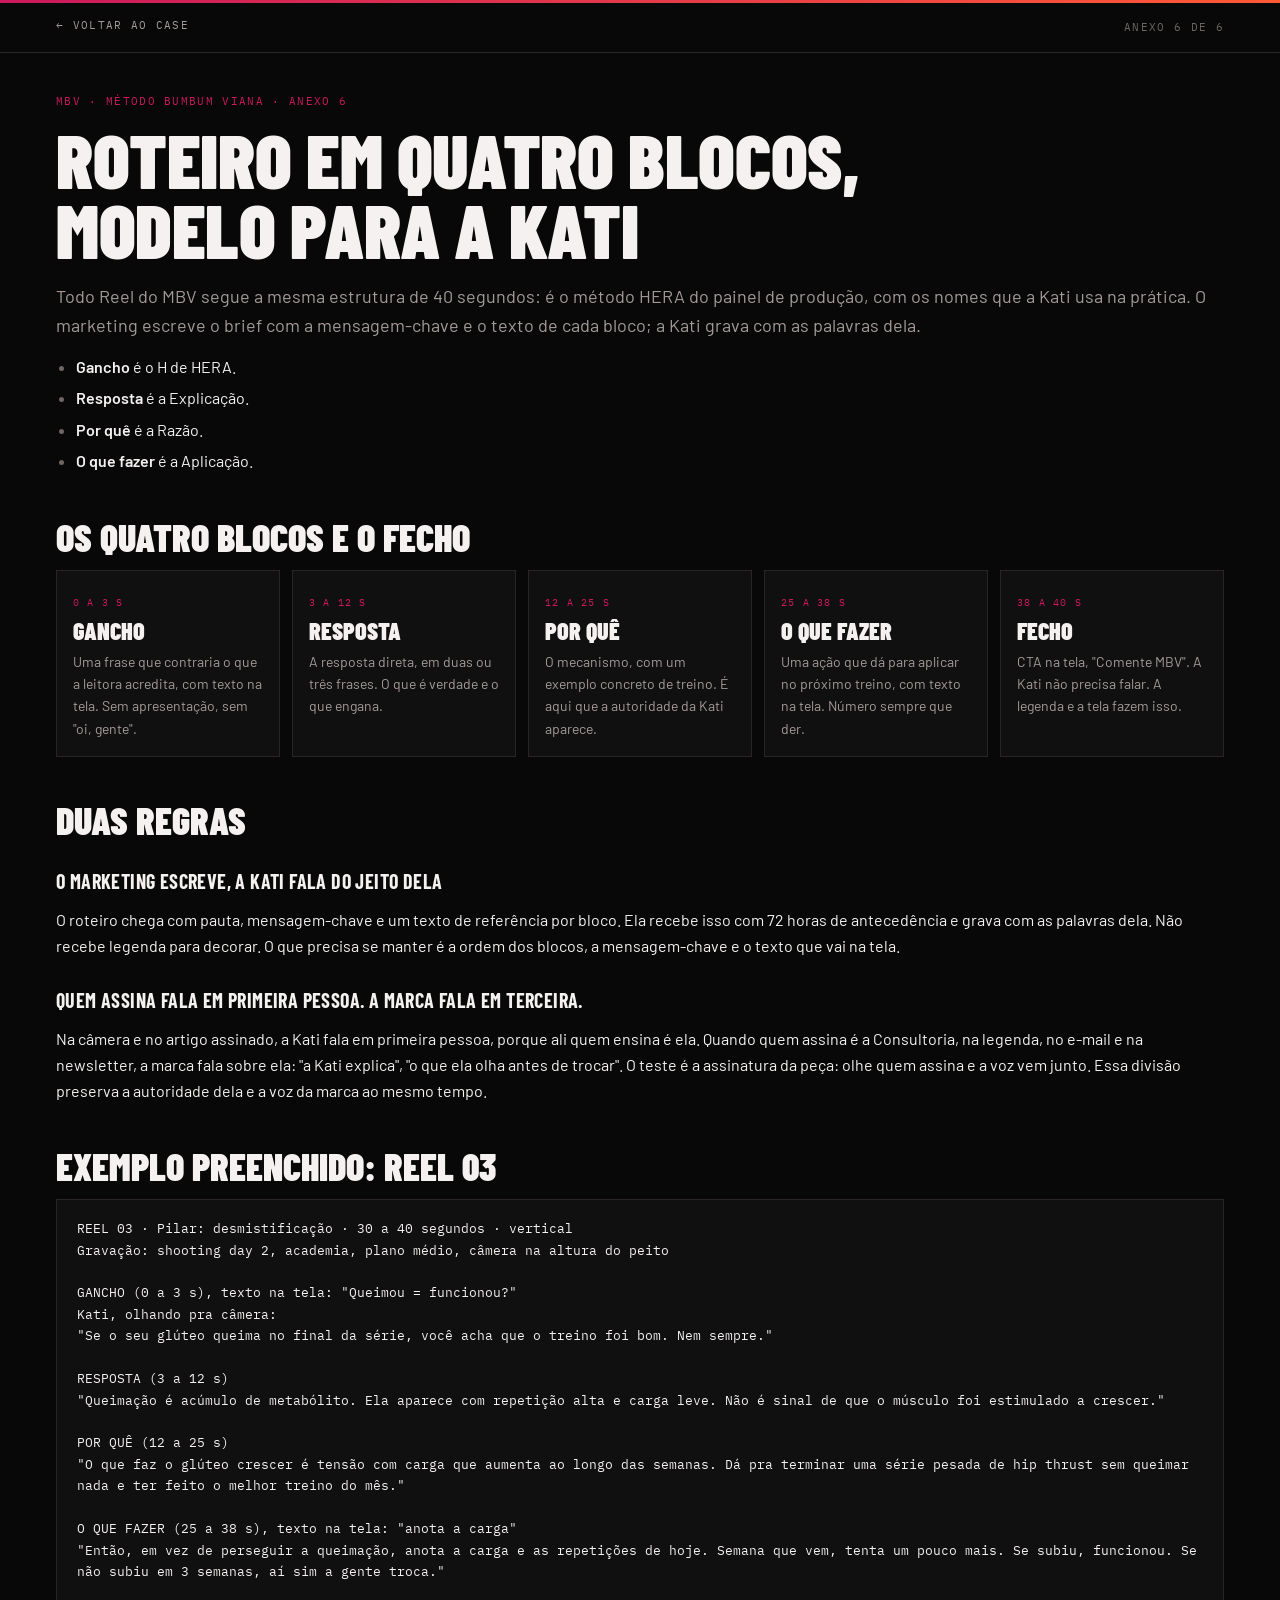
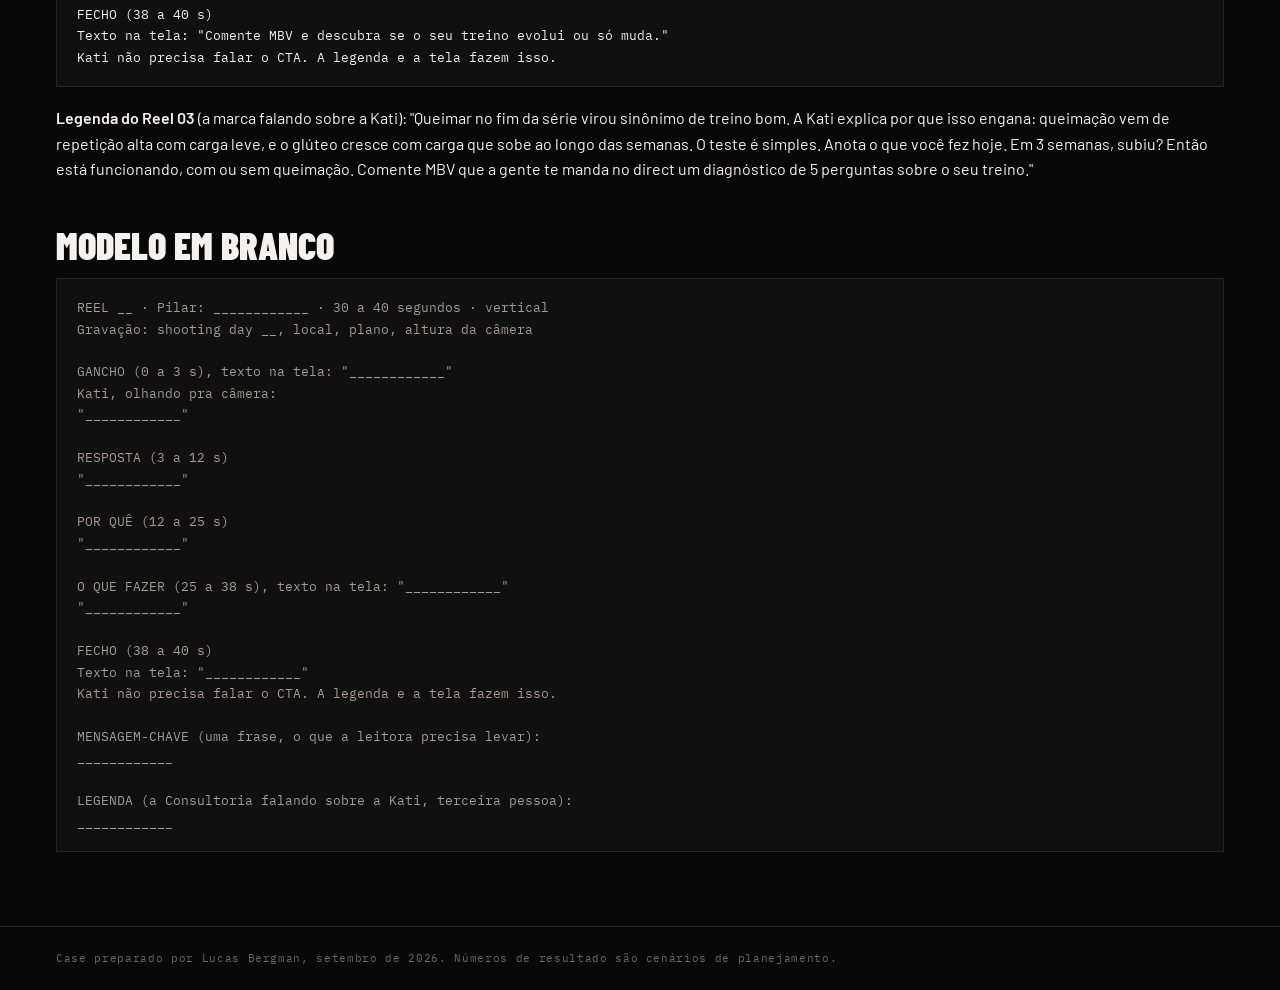
<file: anexos/06-roteiro-modelo.html>
<!doctype html>
<html lang="pt-BR">
<head>
<meta charset="utf-8">
<meta name="viewport" content="width=device-width, initial-scale=1">
<meta name="robots" content="noindex, nofollow">
<title>Anexo 6 · Roteiro modelo · MBV</title>
<link rel="preconnect" href="https://fonts.googleapis.com">
<link rel="preconnect" href="https://fonts.gstatic.com" crossorigin>
<link rel="stylesheet" href="https://fonts.googleapis.com/css2?family=Barlow+Condensed:wght@500;600;700;900&family=Barlow:ital,wght@0,400;0,500;0,600;0,700;1,400&family=IBM+Plex+Mono:wght@400;500;600&display=swap">
<link rel="icon" href="data:image/svg+xml,<svg xmlns='http://www.w3.org/2000/svg' viewBox='0 0 100 100'><rect width='100' height='100' fill='%23070807'/><rect x='18' y='44' width='64' height='12' fill='%23CA195D'/></svg>">
<style>
:root{--bg:#070807;--surface:#111010;--surface2:#1A1817;--ink:#F4F1F0;--ink2:#A49B99;--ink3:#6E6663;--rule:#2A2524;--viana:#CA195D;--coral:#FF5A36;--grad:linear-gradient(90deg,#CA195D,#FF5A36);--f-disp:"Barlow Condensed","Arial Narrow",sans-serif;--f-body:"Barlow","Helvetica Neue",Arial,sans-serif;--f-mono:"IBM Plex Mono",ui-monospace,Consolas,monospace;--pad:clamp(18px,5vw,56px);}
*{box-sizing:border-box}
html{color-scheme:dark;-webkit-text-size-adjust:100%}
body{margin:0;background:var(--bg);color:var(--ink);font-family:var(--f-body);font-size:16px;line-height:1.6;-webkit-font-smoothing:antialiased;overflow-x:hidden}
.gradbar{height:3px;background:var(--grad)}
.topbar{display:flex;justify-content:space-between;align-items:center;gap:12px;padding:14px var(--pad);border-bottom:1px solid var(--rule);font-family:var(--f-mono);font-size:11px;letter-spacing:.12em;text-transform:uppercase}
.topbar a{color:var(--ink2);text-decoration:none;border-bottom:1px solid transparent;padding-bottom:2px}
.topbar a:hover,.topbar a:focus-visible{color:var(--ink);border-color:var(--viana);outline:none}
.topbar .n{color:var(--ink3);white-space:nowrap}
main{padding:40px var(--pad) 56px;max-width:1280px;margin:0 auto}
.eyebrow{font-family:var(--f-mono);font-size:11px;letter-spacing:.12em;text-transform:uppercase;color:var(--viana);margin:0 0 14px}
h1{font-family:var(--f-disp);font-weight:900;font-size:clamp(38px,7vw,76px);line-height:.92;text-transform:uppercase;margin:0 0 18px;text-wrap:balance;letter-spacing:-.005em}
h2{font-family:var(--f-disp);font-weight:900;font-size:clamp(26px,4vw,38px);line-height:1;text-transform:uppercase;margin:44px 0 14px}
h3{font-family:var(--f-disp);font-weight:700;font-size:20px;text-transform:uppercase;letter-spacing:.02em;margin:26px 0 10px}
p{margin:0 0 14px;max-width:none}
.lead{font-size:18px;color:var(--ink2)}
a{color:var(--viana)}
strong{font-weight:600}
ul,ol{margin:0 0 16px;padding-left:20px;max-width:none}
li{margin-bottom:6px}
li::marker{color:var(--ink3)}
.label{font-family:var(--f-mono);font-size:10px;letter-spacing:.12em;text-transform:uppercase;color:var(--ink3)}
.note{border:1px solid var(--rule);border-left:3px solid var(--viana);background:var(--surface);padding:12px 16px;margin:0 0 24px;font-family:var(--f-mono);font-size:12px;letter-spacing:.04em;color:var(--ink2);max-width:none}
.toolbar{display:flex;flex-wrap:wrap;gap:10px 18px;align-items:center;margin:24px 0 12px}
.btn{font-family:var(--f-mono);font-size:11px;letter-spacing:.12em;text-transform:uppercase;background:transparent;color:var(--ink);border:1px solid var(--viana);padding:10px 16px;cursor:pointer;border-radius:2px;transition:background .15s,color .15s}
.btn:hover{background:var(--viana);color:#fff}
.btn:focus-visible{outline:2px solid var(--coral);outline-offset:2px}
.count{font-family:var(--f-mono);font-size:11px;letter-spacing:.12em;text-transform:uppercase;color:var(--ink3)}
.tw{overflow:auto;max-height:calc(100vh - 140px);border:1px solid var(--rule);background:var(--surface)}
.tw.small{max-height:none}
table{border-collapse:separate;border-spacing:0;width:100%;min-width:880px;font-size:14px;line-height:1.45}
.tw.small table{min-width:520px}
caption{text-align:left;font-family:var(--f-mono);font-size:11px;letter-spacing:.12em;text-transform:uppercase;color:var(--ink3);padding:10px 12px;background:var(--surface);border-bottom:1px solid var(--rule)}
thead th{position:sticky;top:0;z-index:2;background:var(--surface2);font-family:var(--f-mono);font-weight:500;font-size:10px;letter-spacing:.12em;text-transform:uppercase;color:var(--ink2);text-align:left;padding:10px 12px;border-bottom:1px solid var(--viana);white-space:nowrap}
tbody td{padding:9px 12px;border-bottom:1px solid var(--rule);vertical-align:top}
tbody tr:nth-child(odd) td{background:var(--surface)}
tbody tr:nth-child(even) td{background:var(--surface2)}
td.m{font-family:var(--f-mono);font-size:12px;color:var(--ink2);white-space:nowrap}
td.w{min-width:260px}
td.num{font-family:var(--f-mono);font-size:13px;text-align:right;white-space:nowrap}
th.num{text-align:right}
.tag{display:inline-block;font-family:var(--f-mono);font-size:10px;letter-spacing:.1em;text-transform:uppercase;padding:2px 7px;border:1px solid var(--rule);border-radius:2px;color:var(--ink2);white-space:nowrap}
.tag.acc{border-color:var(--viana);color:var(--ink)}
.tag.hot{border-color:var(--coral);color:var(--ink)}
.legend{display:flex;flex-wrap:wrap;gap:10px 16px;margin:18px 0 6px;padding:14px 16px;background:var(--surface);border:1px solid var(--rule)}
.legend div{display:flex;align-items:center;gap:8px;font-size:14px;color:var(--ink2)}
.legend b{font-family:var(--f-mono);font-weight:500;font-size:12px;color:var(--ink)}
.grid2{display:grid;grid-template-columns:repeat(auto-fit,minmax(300px,1fr));gap:20px;margin:0 0 20px}
.cols3{display:grid;grid-template-columns:repeat(auto-fit,minmax(220px,1fr));gap:16px;margin:0 0 20px}
.block{background:var(--surface);border:1px solid var(--rule);border-top:2px solid var(--viana);padding:20px 20px 8px}
.block h2{margin:0 0 14px;font-size:clamp(22px,3vw,30px)}
.block h3{margin:0 0 10px}
.block p{max-width:none}
.block ul,.block ol{max-width:none}
.form{background:var(--surface);border:1px solid var(--rule);padding:22px 24px;margin:0 0 24px}
.form dl{margin:0}
.form dt{font-family:var(--f-mono);font-size:10px;letter-spacing:.12em;text-transform:uppercase;color:var(--ink3);margin-top:16px}
.form dt:first-child{margin-top:0}
.form dd{margin:4px 0 0;padding:4px 0 6px;border-bottom:1px dotted var(--rule);min-height:30px;color:var(--ink2);font-size:14px}
.form dd.filled{color:var(--ink)}
.tl{list-style:none;padding:0 0 0 22px;margin:8px 0 24px;border-left:2px solid var(--rule);max-width:none}
.tl li{position:relative;padding:0 0 18px 0;margin:0}
.tl li::before{content:"";position:absolute;left:-28px;top:8px;width:10px;height:10px;border-radius:50%;background:var(--viana)}
.tl time{display:block;font-family:var(--f-mono);font-size:11px;letter-spacing:.12em;text-transform:uppercase;color:var(--ink2);margin-bottom:2px}
pre{background:var(--surface);border:1px solid var(--rule);padding:18px 20px;margin:0 0 18px;font-family:var(--f-mono);font-size:13px;line-height:1.65;color:var(--ink);white-space:pre-wrap;word-break:break-word;max-width:100%}
pre.blank{color:var(--ink2)}
.blocks{display:grid;grid-template-columns:repeat(auto-fit,minmax(200px,1fr));gap:12px;margin:0 0 24px}
.blocks>div{background:var(--surface);border:1px solid var(--rule);padding:16px}
.blocks .t{font-family:var(--f-mono);font-size:10px;letter-spacing:.12em;text-transform:uppercase;color:var(--viana)}
.blocks .h{font-family:var(--f-disp);font-weight:900;font-size:24px;text-transform:uppercase;line-height:1;margin:6px 0 8px}
.blocks p{font-size:14px;color:var(--ink2);margin:0}
.list{list-style:none;padding:0;margin:0;max-width:none}
.list li{border:1px solid var(--rule);background:var(--surface);padding:16px 18px;margin:0 0 10px}
.list a{font-family:var(--f-disp);font-weight:700;font-size:22px;text-transform:uppercase;letter-spacing:.02em;text-decoration:none;color:var(--ink);line-height:1.1}
.list a:hover{color:var(--viana)}
.list .k{font-family:var(--f-mono);font-size:10px;letter-spacing:.12em;text-transform:uppercase;color:var(--viana);display:block;margin-bottom:4px}
.list p{margin:6px 0 0;color:var(--ink2);font-size:15px}
.sr{position:absolute;width:1px;height:1px;overflow:hidden;clip:rect(0 0 0 0);white-space:nowrap}
.msg{font-family:var(--f-mono);font-size:11px;letter-spacing:.12em;text-transform:uppercase;color:var(--ink2);min-height:1.2em}
footer{border-top:1px solid var(--rule);padding:22px var(--pad);font-family:var(--f-mono);font-size:11px;letter-spacing:.06em;color:var(--ink3);line-height:1.7}
@media (max-width:640px){main{padding-top:28px}.topbar{font-size:10px}h2{margin-top:34px}}
</style>
</head>
<body>
<div class="gradbar" aria-hidden="true"></div>
<header class="topbar">
<a href="../index.html#anexos">← Voltar ao case</a>
<span class="n">Anexo 6 de 6</span>
</header>
<main>
<p class="eyebrow">MBV · Método Bumbum Viana · anexo 6</p>
<h1>Roteiro em quatro blocos, modelo para a Kati</h1>
<p class="lead">Todo Reel do MBV segue a mesma estrutura de 40 segundos: é o método HERA do painel de produção, com os nomes que a Kati usa na prática. O marketing escreve o brief com a mensagem-chave e o texto de cada bloco; a Kati grava com as palavras dela.</p>
<ul>
<li><strong>Gancho</strong> é o H de HERA.</li>
<li><strong>Resposta</strong> é a Explicação.</li>
<li><strong>Por quê</strong> é a Razão.</li>
<li><strong>O que fazer</strong> é a Aplicação.</li>
</ul>
<h2>Os quatro blocos e o fecho</h2>
<div class="blocks">
<div><span class="t">0 a 3 s</span><div class="h">Gancho</div><p>Uma frase que contraria o que a leitora acredita, com texto na tela. Sem apresentação, sem "oi, gente".</p></div>
<div><span class="t">3 a 12 s</span><div class="h">Resposta</div><p>A resposta direta, em duas ou três frases. O que é verdade e o que engana.</p></div>
<div><span class="t">12 a 25 s</span><div class="h">Por quê</div><p>O mecanismo, com um exemplo concreto de treino. É aqui que a autoridade da Kati aparece.</p></div>
<div><span class="t">25 a 38 s</span><div class="h">O que fazer</div><p>Uma ação que dá para aplicar no próximo treino, com texto na tela. Número sempre que der.</p></div>
<div><span class="t">38 a 40 s</span><div class="h">Fecho</div><p>CTA na tela, "Comente MBV". A Kati não precisa falar. A legenda e a tela fazem isso.</p></div>
</div>

<h2>Duas regras</h2>
<h3>O marketing escreve, a Kati fala do jeito dela</h3>
<p>O roteiro chega com pauta, mensagem-chave e um texto de referência por bloco. Ela recebe isso com 72 horas de antecedência e grava com as palavras dela. Não recebe legenda para decorar. O que precisa se manter é a ordem dos blocos, a mensagem-chave e o texto que vai na tela.</p>
<h3>Quem assina fala em primeira pessoa. A marca fala em terceira.</h3>
<p>Na câmera e no artigo assinado, a Kati fala em primeira pessoa, porque ali quem ensina é ela. Quando quem assina é a Consultoria, na legenda, no e-mail e na newsletter, a marca fala sobre ela: "a Kati explica", "o que ela olha antes de trocar". O teste é a assinatura da peça: olhe quem assina e a voz vem junto. Essa divisão preserva a autoridade dela e a voz da marca ao mesmo tempo.</p>

<h2>Exemplo preenchido: Reel 03</h2>
<pre>REEL 03 · Pilar: desmistificação · 30 a 40 segundos · vertical
Gravação: shooting day 2, academia, plano médio, câmera na altura do peito

GANCHO (0 a 3 s), texto na tela: "Queimou = funcionou?"
Kati, olhando pra câmera:
"Se o seu glúteo queima no final da série, você acha que o treino foi bom. Nem sempre."

RESPOSTA (3 a 12 s)
"Queimação é acúmulo de metabólito. Ela aparece com repetição alta e carga leve. Não é sinal de que o músculo foi estimulado a crescer."

POR QUÊ (12 a 25 s)
"O que faz o glúteo crescer é tensão com carga que aumenta ao longo das semanas. Dá pra terminar uma série pesada de hip thrust sem queimar nada e ter feito o melhor treino do mês."

O QUE FAZER (25 a 38 s), texto na tela: "anota a carga"
"Então, em vez de perseguir a queimação, anota a carga e as repetições de hoje. Semana que vem, tenta um pouco mais. Se subiu, funcionou. Se não subiu em 3 semanas, aí sim a gente troca."

FECHO (38 a 40 s)
Texto na tela: "Comente MBV e descubra se o seu treino evolui ou só muda."
Kati não precisa falar o CTA. A legenda e a tela fazem isso.</pre>
<p><strong>Legenda do Reel 03</strong> (a marca falando sobre a Kati): "Queimar no fim da série virou sinônimo de treino bom. A Kati explica por que isso engana: queimação vem de repetição alta com carga leve, e o glúteo cresce com carga que sobe ao longo das semanas. O teste é simples. Anota o que você fez hoje. Em 3 semanas, subiu? Então está funcionando, com ou sem queimação. Comente MBV que a gente te manda no direct um diagnóstico de 5 perguntas sobre o seu treino."</p>

<h2>Modelo em branco</h2>
<pre class="blank" id="modelo">REEL __ · Pilar: ____________ · 30 a 40 segundos · vertical
Gravação: shooting day __, local, plano, altura da câmera

GANCHO (0 a 3 s), texto na tela: "____________"
Kati, olhando pra câmera:
"____________"

RESPOSTA (3 a 12 s)
"____________"

POR QUÊ (12 a 25 s)
"____________"

O QUE FAZER (25 a 38 s), texto na tela: "____________"
"____________"

FECHO (38 a 40 s)
Texto na tela: "____________"
Kati não precisa falar o CTA. A legenda e a tela fazem isso.

MENSAGEM-CHAVE (uma frase, o que a leitora precisa levar):
____________

LEGENDA (a Consultoria falando sobre a Kati, terceira pessoa):
____________</pre>
</main>
<footer>Case preparado por Lucas Bergman, setembro de 2026. Números de resultado são cenários de planejamento.</footer>
<script>


(function(){
  var btn=document.getElementById('copiar'),msg=document.getElementById('copiar-msg'),pre=document.getElementById('modelo');
  if(!btn) return;
  function done(ok){msg.textContent=ok?'Modelo copiado':'Selecione o texto e copie com Ctrl+C';setTimeout(function(){msg.textContent='';},3000);}
  btn.addEventListener('click',function(){
    var text=pre.textContent;
    if(navigator.clipboard&&window.isSecureContext){
      navigator.clipboard.writeText(text).then(function(){done(true);},function(){fallback(text);});
    } else { fallback(text); }
  });
  function fallback(text){
    var ta=document.createElement('textarea');ta.value=text;ta.setAttribute('readonly','');ta.style.position='fixed';ta.style.left='-9999px';
    document.body.appendChild(ta);ta.select();var ok=false;try{ok=document.execCommand('copy');}catch(e){ok=false;}
    ta.remove();done(ok);
  }
})();</script>
</body>
</html>
</file>
<file: case.css>
/* ============================================================================
   MBV - Case Consultoria do Viana
   Folha de estilo unica.

   Os blocos abaixo estao na ORDEM ORIGINAL DA CASCATA: o que vem depois
   sobrescreve o que vem antes. Nao reordene os blocos, ou o visual muda.
   Para achar de onde vem um estilo, procure o seletor e veja em qual bloco
   ele cai. Se aparecer em mais de um, vale a ocorrencia mais abaixo.

   Blocos:
     1. BASE
     2. AJUSTES 1
     3. AJUSTES 2
     4. AJUSTES 3
     5. AJUSTES 4
     6. ULTIMA PALAVRA
     7. CORRECOES
   ============================================================================ */


/* ==========================================================================
   BLOCO 1 - BASE
   Tokens de marca, tipografia, grade dos paineis, topbar, contador e os componentes originais.
   (origem: case.css)
   ========================================================================== */

:root{
  --bg:#070807; --bg2:#0f0d0e; --paper:#F4EFE8; --ink:#F4EFE8; --ink-dark:#151212;
  --muted:rgba(244,239,232,.72); --muted2:rgba(244,239,232,.46); --hair:rgba(244,239,232,.12);
  --pink:#E4356F; --pink-dark:#CA195D; --glass:rgba(255,255,255,.045);
  --fD:"Barlow Condensed", Impact, sans-serif; --fB:"Barlow", Arial, sans-serif;
  --radius:22px; --gutter:clamp(32px,5vw,92px); --max:1480px;
}
*{box-sizing:border-box}
html{scroll-behavior:smooth;scroll-snap-type:y mandatory;background:var(--bg)}
body{margin:0;background:var(--bg);color:var(--ink);font-family:var(--fB);font-size:18px;line-height:1.5;-webkit-font-smoothing:antialiased;overflow-x:hidden}
img{display:block;max-width:100%} a{color:inherit;text-decoration:none} button{font:inherit}
::selection{background:var(--pink);color:#fff}
#progress{position:fixed;left:0;top:0;height:3px;width:0;background:var(--pink);z-index:100}
.topbar{position:fixed;left:0;right:0;top:0;height:64px;display:flex;align-items:center;justify-content:space-between;padding:0 var(--gutter);z-index:90;background:linear-gradient(180deg,rgba(7,8,7,.96),rgba(7,8,7,.68) 74%,transparent);backdrop-filter:blur(14px)}
.brand{font-family:var(--fD);font-size:22px;font-weight:900}.brand b{color:var(--pink)}
.nav{display:flex;gap:4px;align-items:center}.nav a{font-size:10px;font-weight:700;letter-spacing:.15em;text-transform:uppercase;color:var(--muted2);padding:8px 9px;border-radius:999px;border:1px solid transparent}.nav a.active,.nav a:hover{color:var(--ink);background:rgba(255,255,255,.04);border-color:var(--hair)}
.counter{position:fixed;right:24px;bottom:18px;z-index:80;font-family:var(--fD);font-weight:800;letter-spacing:.13em;font-size:13px;color:var(--muted2)}.counter b{color:var(--pink)}
.panel{height:100svh;min-height:760px;scroll-snap-align:start;scroll-snap-stop:always;padding:84px var(--gutter) 28px;display:grid;align-items:center;overflow:hidden;position:relative;border-top:1px solid rgba(244,239,232,.05)}
.panel.paper{background:var(--paper);color:var(--ink-dark)}
.wrap{width:min(100%,var(--max));height:100%;margin:auto;display:grid;grid-template-rows:auto minmax(0,1fr) auto;gap:20px;align-items:stretch}
.intro{display:grid;gap:12px;align-content:start}
.eyebrow{margin:0;font-size:12px;font-weight:700;letter-spacing:.22em;text-transform:uppercase;color:var(--pink)}
h1,h2,h3,h4{font-family:var(--fD);text-transform:uppercase;margin:0;text-wrap:balance}
h1{font-size:clamp(94px,10vw,164px);line-height:.78;letter-spacing:-.035em;font-weight:900}
h2{font-size:clamp(58px,5.2vw,82px);line-height:.89;letter-spacing:-.02em;font-weight:900;max-width:18ch}
h3{font-size:clamp(25px,2.2vw,34px);line-height:.96;letter-spacing:-.01em;font-weight:800}
h4{font-size:21px;line-height:1;font-weight:800}
.pink{color:var(--pink)}
.sub{margin:0;font-size:clamp(20px,1.55vw,24px);line-height:1.42;color:var(--muted);max-width:76ch}
.body{margin:0;font-size:17px;line-height:1.55;color:var(--muted)}
.caption{font-size:13px;color:var(--muted2)}
.paper .sub,.paper .body,.paper .caption{color:rgba(21,18,18,.66)}
.paper .glass,.paper .card,.paper .frame,.paper .step,.paper .logic,.paper .lane,.paper .topic,.paper .metric,.paper .email-row{background:rgba(255,255,255,.58);border-color:rgba(21,18,18,.12);box-shadow:none}
.paper .keynote{border-color:rgba(21,18,18,.14);background:rgba(255,255,255,.68)}
.paper .keynote span:last-child{color:rgba(21,18,18,.76)}
.paper .muted{color:rgba(21,18,18,.60)}
.content{min-height:0;display:grid;align-items:center}
.grid2{display:grid;grid-template-columns:1fr 1fr;gap:18px;min-height:0}
.grid3{display:grid;grid-template-columns:repeat(3,1fr);gap:16px;min-height:0}
.grid4{display:grid;grid-template-columns:repeat(4,1fr);gap:14px;min-height:0}
.glass,.card,.frame,.step,.logic,.lane,.topic,.metric,.email-row{border:1px solid var(--hair);background:linear-gradient(180deg,rgba(255,255,255,.055),rgba(255,255,255,.025));border-radius:var(--radius);box-shadow:0 18px 60px rgba(0,0,0,.18)}
.card{padding:20px}.card p{margin:8px 0 0;color:var(--muted);font-size:15px;line-height:1.48}.paper .card p{color:rgba(21,18,18,.64)}
.keynote{display:grid;grid-template-columns:92px 1fr;gap:18px;align-items:center;padding:15px 18px;border-top:2px solid var(--pink);border-bottom:1px solid var(--hair);background:rgba(255,255,255,.025)}
.keynote b{font-size:11px;letter-spacing:.17em;text-transform:uppercase;color:var(--pink)}
.keynote span:last-child{font-size:16px;line-height:1.42;color:var(--muted)}
.hero{padding-top:82px}.hero .wrap{grid-template-rows:1fr auto}.hero-grid{display:grid;grid-template-columns:1.02fr .98fr;gap:clamp(36px,5vw,72px);align-items:center;min-height:0}.hero-copy{display:grid;gap:20px;align-content:center}.hero h1{color:var(--pink)}.hero-title{font-family:var(--fD);text-transform:uppercase;font-weight:800;font-size:clamp(31px,3.4vw,54px);line-height:.95;max-width:12ch}.hero-visual{height:min(74vh,720px);border-radius:30px;overflow:hidden;position:relative;border:1px solid var(--hair);box-shadow:0 32px 100px rgba(0,0,0,.45)}.hero-visual img{width:100%;height:100%;object-fit:cover;object-position:center}.hero-visual:after{content:"";position:absolute;inset:0;background:linear-gradient(180deg,transparent 48%,rgba(7,8,7,.84))}.hero-product{position:absolute;left:22px;bottom:22px;right:22px;z-index:2;display:flex;align-items:flex-end;justify-content:space-between;gap:18px}.hero-product strong{font-family:var(--fD);font-size:28px;line-height:.95;text-transform:uppercase}.hero-product span{font-size:13px;color:var(--muted);max-width:27ch}.tags{display:flex;gap:9px;flex-wrap:wrap}.tag{display:inline-flex;align-items:center;gap:7px;padding:8px 11px;border:1px solid var(--hair);border-radius:999px;color:var(--muted);font-size:11px;letter-spacing:.11em;text-transform:uppercase}.tag:before{content:"";width:6px;height:6px;border-radius:50%;background:var(--pink)}
.steps{display:grid;grid-template-columns:1fr 48px 1fr 48px 1fr 82px .92fr;gap:0;align-items:stretch}.step{padding:22px;display:grid;grid-template-rows:auto auto 1fr;gap:10px;min-height:255px}.step .num{font-family:var(--fD);font-size:66px;font-weight:900;line-height:.75;color:var(--pink)}.step .label{font-size:11px;letter-spacing:.16em;text-transform:uppercase;color:var(--muted2);font-weight:700}.step p{margin:8px 0 0;color:var(--muted);font-size:15px}.connector{display:grid;place-items:center;position:relative}.connector:before{content:"";width:100%;height:2px;background:rgba(228,53,111,.42)}.connector:after{content:"";position:absolute;right:0;border-left:9px solid var(--pink);border-top:6px solid transparent;border-bottom:6px solid transparent}.opportunity{border:1px solid rgba(228,53,111,.34);background:rgba(228,53,111,.08);border-radius:var(--radius);padding:22px;display:grid;align-content:center;gap:9px}.opportunity .mini{font-size:11px;letter-spacing:.16em;text-transform:uppercase;color:var(--pink);font-weight:700}.opportunity p{margin:0;font-size:15px;color:var(--muted)}
.asset-logic{display:grid;grid-template-columns:1.14fr .86fr;gap:22px;height:100%;align-items:stretch}.asset-wall{display:grid;grid-template-columns:repeat(3,1fr);grid-template-rows:repeat(2,1fr);gap:12px}.frame{overflow:hidden;display:grid;grid-template-rows:auto 1fr;padding:0;min-height:0}.frame-head{padding:10px 12px;border-bottom:1px solid var(--hair);display:flex;align-items:center;justify-content:space-between}.frame-head strong{font-family:var(--fD);text-transform:uppercase;font-size:17px}.frame-head span{font-size:10px;color:var(--muted2);text-transform:uppercase;letter-spacing:.12em}.frame-body{padding:14px;display:grid;align-content:center;gap:8px}.frame-body b{font-family:var(--fD);text-transform:uppercase;font-size:25px;line-height:.95}.frame-body p{margin:0;color:var(--muted);font-size:13px}.logic-stack{display:grid;grid-template-rows:repeat(4,1fr);gap:10px}.logic{padding:16px 17px;display:grid;grid-template-columns:82px 1fr;gap:13px;align-items:center}.logic .logic-label{font-size:10px;letter-spacing:.16em;text-transform:uppercase;color:var(--pink);font-weight:700}.logic b{display:block;font-family:var(--fD);text-transform:uppercase;font-size:22px;line-height:.95}.logic p{margin:5px 0 0;font-size:13px;color:var(--muted)}
.thesis-grid{display:grid;grid-template-columns:.92fr 1.08fr;gap:22px;height:100%;align-items:stretch}.thesis-main{padding:26px;display:grid;align-content:center;gap:20px;background:linear-gradient(145deg,rgba(228,53,111,.10),rgba(255,255,255,.025));border:1px solid rgba(228,53,111,.28);border-radius:28px}.thesis-main .big{font-family:var(--fD);font-size:clamp(42px,4vw,66px);line-height:.9;text-transform:uppercase;font-weight:900}.thesis-main p{margin:0;color:var(--muted);font-size:17px}.thesis-points{display:grid;grid-template-columns:1fr 1fr;gap:12px}.thesis-points .card{display:grid;align-content:center}.thesis-points .card .mini{font-size:10px;letter-spacing:.15em;text-transform:uppercase;color:var(--pink);font-weight:700}
.product-layout{display:grid;grid-template-columns:.82fr 1.18fr;gap:22px;height:100%;align-items:stretch}.mockup{border:1px solid var(--hair);border-radius:28px;overflow:hidden;position:relative;background:#0d0b0c}.mockup img{width:100%;height:100%;object-fit:cover}.mockup:after{content:"";position:absolute;inset:0;background:linear-gradient(180deg,transparent 55%,rgba(7,8,7,.72))}.product-grid{display:grid;grid-template-columns:repeat(2,1fr);gap:12px}.product-grid .card{display:grid;align-content:center}.product-grid .card .n{font-family:var(--fD);font-size:34px;color:var(--pink);font-weight:900;line-height:.8}
.gtm-grid{display:grid;grid-template-columns:repeat(4,1fr);gap:13px}.phase{padding:18px;display:grid;grid-template-rows:auto auto 1fr auto;gap:10px;min-height:245px}.phase .week{font-size:10px;letter-spacing:.15em;text-transform:uppercase;color:var(--pink);font-weight:700}.phase ul{margin:4px 0 0;padding-left:16px;color:var(--muted);font-size:13px}.phase li+li{margin-top:5px}.gate{padding-top:10px;border-top:1px solid var(--hair);font-size:12px;color:var(--muted2)}.gate b{color:var(--pink)}
.editorial{display:grid;grid-template-columns:.86fr 1.14fr;gap:22px;height:100%;align-items:stretch}.mindset{display:grid;grid-template-rows:repeat(4,1fr);gap:10px}.mind{padding:15px 17px;display:grid;grid-template-columns:44px 1fr;gap:12px;align-items:center}.mind .circle{width:42px;height:42px;border-radius:50%;display:grid;place-items:center;background:rgba(228,53,111,.14);font-family:var(--fD);font-size:25px;font-weight:900;color:var(--pink)}.mind b{font-family:var(--fD);text-transform:uppercase;font-size:22px}.mind span{display:block;font-size:13px;color:var(--muted);margin-top:3px}.creative-wall{display:grid;grid-template-columns:.9fr .9fr 1.1fr;gap:12px}.creative{border-radius:20px;overflow:hidden;border:1px solid var(--hair);position:relative;background:#111}.creative img{width:100%;height:100%;object-fit:cover}.creative .label{position:absolute;left:10px;top:10px;padding:6px 9px;border-radius:999px;background:rgba(7,8,7,.76);font-size:10px;letter-spacing:.13em;text-transform:uppercase;color:#fff;border:1px solid rgba(255,255,255,.14)}.creative-copy{padding:18px;display:grid;align-content:end;background:linear-gradient(180deg,rgba(255,255,255,.04),rgba(255,255,255,.02))}.creative-copy b{font-family:var(--fD);font-size:26px;line-height:.95;text-transform:uppercase}.creative-copy p{font-size:13px;color:var(--muted);margin:8px 0 0}
.script-layout{display:grid;grid-template-columns:1fr .92fr;gap:22px;height:100%}.hera{display:grid;grid-template-columns:repeat(4,1fr);gap:11px}.hera .card{display:grid;grid-template-rows:auto auto 1fr;gap:8px}.hera .letter{font-family:var(--fD);font-size:55px;line-height:.72;color:var(--pink);font-weight:900}.script-example{display:grid;grid-template-rows:auto 1fr;gap:12px}.script-example .card{display:grid;align-content:center}.brief-list{display:grid;grid-template-columns:1fr 1fr;gap:8px;margin-top:10px}.brief-list span{padding:8px 10px;border:1px solid var(--hair);border-radius:10px;color:var(--muted);font-size:12px}
.lifecycle{display:grid;grid-template-columns:repeat(6,1fr);gap:10px}.node{padding:15px;border:1px solid var(--hair);border-radius:18px;background:rgba(255,255,255,.03);position:relative}.node:not(:last-child):after{content:"";position:absolute;right:-11px;top:50%;width:11px;height:2px;background:var(--pink)}.node small{display:block;color:var(--pink);font-size:9px;letter-spacing:.13em;text-transform:uppercase;font-weight:700}.node b{display:block;font-family:var(--fD);font-size:21px;text-transform:uppercase;margin-top:5px}.node span{display:block;font-size:12px;color:var(--muted);margin-top:6px}.crm-grid{display:grid;grid-template-columns:1.06fr .94fr;gap:18px}.crm-grid .card{min-height:170px}.field-grid{display:grid;grid-template-columns:repeat(3,1fr);gap:7px;margin-top:12px}.field-grid code{display:block;padding:8px;border:1px solid var(--hair);border-radius:9px;color:var(--muted);font-size:11px}
.news-layout{display:grid;grid-template-columns:1fr .92fr;gap:22px;height:100%}.email-seq{display:grid;grid-template-rows:repeat(5,1fr);gap:8px}.email-row{padding:11px 13px;display:grid;grid-template-columns:66px 1fr 130px;gap:12px;align-items:center}.email-row .when{font-family:var(--fD);font-weight:900;color:var(--pink);font-size:20px}.email-row b{font-family:var(--fD);text-transform:uppercase;font-size:18px}.email-row span{font-size:11px;color:var(--muted2)}.newsletter-proof{display:grid;grid-template-rows:auto 1fr;gap:10px}.newsletter-proof .card{display:grid;align-content:center}.newsletter-proof img{width:100%;height:100%;object-fit:cover;border-radius:18px;border:1px solid var(--hair)}
.seo-layout{display:grid;grid-template-columns:.88fr 1.12fr;gap:22px;height:100%}.pillar{padding:24px;display:grid;align-content:center;background:rgba(228,53,111,.09);border:1px solid rgba(228,53,111,.26);border-radius:24px}.pillar b{font-family:var(--fD);font-size:38px;line-height:.9;text-transform:uppercase}.pillar span{font-size:13px;color:rgba(21,18,18,.62);margin-top:12px}.topic-grid{display:grid;grid-template-columns:1fr 1fr;gap:10px}.topic{padding:14px 16px;display:grid;align-content:center}.topic b{font-family:var(--fD);font-size:20px;line-height:.95;text-transform:uppercase}.topic span{font-size:12px;color:rgba(21,18,18,.58);margin-top:6px}.seo-flow{display:flex;gap:8px;align-items:center;margin-top:10px}.seo-flow span{padding:7px 10px;border:1px solid rgba(21,18,18,.12);border-radius:999px;font-size:11px;color:rgba(21,18,18,.62)}.seo-flow i{width:18px;height:1px;background:var(--pink)}
.ops{display:grid;grid-template-rows:repeat(3,1fr);gap:10px}.lane{display:grid;grid-template-columns:150px repeat(5,1fr);gap:8px;padding:8px}.lane-title{display:grid;place-items:center;font-family:var(--fD);font-size:21px;text-transform:uppercase;color:var(--pink);text-align:center}.lane-cell{padding:10px;border:1px solid var(--hair);border-radius:12px}.lane-cell b{font-family:var(--fD);text-transform:uppercase;font-size:16px}.lane-cell span{display:block;font-size:10px;color:var(--muted2);margin-top:3px}.owners{display:grid;grid-template-columns:repeat(3,1fr);gap:10px;margin-top:10px}.owners .card{padding:13px}.owners h4{color:var(--pink)}.owners p{font-size:12px;margin:5px 0 0;color:var(--muted)}
.metrics-layout{display:grid;grid-template-columns:1fr 1fr;gap:20px;height:100%}.formula{padding:22px;display:grid;align-content:center;gap:12px}.formula-line{display:grid;grid-template-columns:1fr auto;gap:12px;align-items:center;padding-bottom:10px;border-bottom:1px solid var(--hair)}.formula-line:last-child{border-bottom:0}.formula-line b{font-family:var(--fD);text-transform:uppercase;font-size:21px}.formula-line span{font-family:var(--fD);font-size:19px;color:var(--pink);font-weight:800}.metric-grid{display:grid;grid-template-columns:1fr 1fr;gap:10px}.metric{padding:14px}.metric b{font-family:var(--fD);font-size:18px;text-transform:uppercase}.metric span{display:block;font-size:12px;color:var(--muted);margin-top:4px}
.report-layout{display:grid;grid-template-columns:1fr 1fr;gap:20px;height:100%}.report-grid{display:grid;grid-template-columns:1fr 1fr;gap:10px}.report-grid .card{display:grid;align-content:center}.legacy-grid{display:grid;grid-template-columns:1fr 1fr;gap:10px}.legacy-grid .card h4{color:var(--pink)}.final-logic{margin-top:10px;padding:13px 15px;border-left:3px solid var(--pink);background:rgba(228,53,111,.07);border-radius:0 12px 12px 0;font-size:14px;color:var(--muted)}
@media(max-width:1100px){html{scroll-snap-type:none}.nav{display:none}.panel{height:auto;min-height:100svh;overflow:visible;padding-top:92px;padding-bottom:70px}.wrap{height:auto}.hero-grid,.asset-logic,.thesis-grid,.product-layout,.editorial,.script-layout,.crm-grid,.news-layout,.seo-layout,.metrics-layout,.report-layout{grid-template-columns:1fr}.grid3,.grid4,.gtm-grid,.creative-wall,.hera,.lifecycle{grid-template-columns:1fr 1fr}.steps{grid-template-columns:1fr}.connector{height:26px}.connector:before{width:2px;height:100%}.connector:after{bottom:0;right:auto;border-left:6px solid transparent;border-right:6px solid transparent;border-top:9px solid var(--pink);border-bottom:0}.lane{grid-template-columns:1fr 1fr;overflow-x:auto}.lane-title{grid-column:1/-1}.counter{display:none}}
@media(max-width:720px){.grid2,.grid3,.grid4,.gtm-grid,.creative-wall,.hera,.lifecycle,.topic-grid,.metric-grid,.report-grid,.legacy-grid,.owners,.field-grid{grid-template-columns:1fr}.hero-visual{height:58vh}.email-row{grid-template-columns:55px 1fr}.email-row span{display:none}.keynote{grid-template-columns:1fr}.steps{gap:10px}.opportunity{margin-top:4px}}
@media(max-height:840px) and (min-width:1101px){.panel{padding-top:76px;padding-bottom:18px}.wrap{gap:14px}.intro{gap:8px}h2{font-size:clamp(50px,4.7vw,72px)}.sub{font-size:18px}.step{min-height:215px}.card{padding:16px}.phase{min-height:205px}.hero-visual{height:min(70vh,620px)}.keynote{padding:11px 14px}.keynote span:last-child{font-size:14px}.email-row{padding:8px 11px}.lane{padding:6px}.lane-cell{padding:7px}.body{font-size:15px}}


/* ==========================================================================
   BLOCO 2 - AJUSTES 1
   Primeira rodada de refinamento sobre a base.
   (origem: case-v2.css)
   ========================================================================== */

/* Visual refinement layer — 2026-09-07 */
:root{
  --slide-safe:clamp(28px,4vw,64px);
  --paper-copy:#2A2526;
  --paper-muted:rgba(42,37,38,.68);
  --paper-soft:rgba(42,37,38,.50);
}

/* Every slide uses the same safe content geometry */
.panel .wrap{position:relative;z-index:2}
.intro{max-width:100%}
.intro h2{max-width:20ch}
.intro .sub{max-width:min(100%,72ch);width:100%;font-size:clamp(19px,1.45vw,23px)}

/* Cover: MBV becomes a single visual lockup */
.hero-grid{grid-template-columns:.82fr 1.18fr;gap:clamp(32px,4vw,64px)}
.hero-copy{gap:16px}
.hero-lockup{display:flex;align-items:flex-end;gap:clamp(16px,2vw,28px);margin:4px 0 8px}
.hero h1{font-family:var(--fD);font-size:clamp(132px,12vw,220px);line-height:.72;letter-spacing:-.02em;font-weight:900;color:var(--pink);flex:0 0 auto}
.hero-title{font-family:var(--fD);font-size:clamp(34px,3.1vw,54px);line-height:.88;max-width:8.5ch;font-weight:900;letter-spacing:-.02em;margin:0 0 .08em}
.hero .sub{max-width:62ch;font-size:clamp(19px,1.35vw,22px)}
.hero-visual{height:auto;aspect-ratio:16/10;max-height:650px;align-self:center}
.hero-visual img{object-position:center 44%}
.hero-product{padding-top:44px;background:linear-gradient(180deg,transparent,rgba(7,8,7,.52));left:0;right:0;bottom:0;padding-left:22px;padding-right:22px;padding-bottom:20px}
.hero-product strong{font-size:24px}

/* Paper slides need a complete dark-copy theme, not only body copy */
.paper h1,.paper h2,.paper h3,.paper h4,
.paper .frame-head strong,.paper .frame-body b,.paper .logic b,.paper .topic b,
.paper .pillar b,.paper .email-row b,.paper .lane-cell b,.paper .metric b,
.paper .formula-line b,.paper .final-logic,.paper .node b{color:var(--paper-copy)}
.paper .sub,.paper .body,.paper .caption,.paper .card p,.paper .frame-body p,
.paper .logic p,.paper .topic span,.paper .pillar span,.paper .phase ul,
.paper .gate,.paper .email-row span,.paper .lane-cell span,.paper .metric span,
.paper .node span,.paper .field-grid code,.paper .owners p{color:var(--paper-muted)}
.paper .frame-head span,.paper .step .label,.paper .node small,.paper .muted{color:var(--paper-soft)}
.paper .frame-head,.paper .formula-line,.paper .lane-cell,.paper .field-grid code{border-color:rgba(42,37,38,.12)}
.paper .tag{color:var(--paper-muted);border-color:rgba(42,37,38,.14)}
.paper .seo-flow span{color:var(--paper-muted);border-color:rgba(42,37,38,.14)}
.paper .seo-flow i{background:var(--pink)}
.paper .final-logic{background:rgba(228,53,111,.07)}

/* Creatives are presentation proofs: never crop their artwork */
.creative{min-height:0;background:radial-gradient(circle at 50% 40%,#181416,#0b0a0b 78%);display:grid;place-items:center}
.creative:not(.creative-copy){padding:10px}
.creative img{width:100%;height:100%;max-height:100%;object-fit:contain!important;object-position:center;border-radius:12px}
.creative .label{z-index:3}
.creative-copy{place-items:stretch}

/* Kati photography used as atmospheric evidence in relevant sections */
#s04::before,#s07::before,#s11::before{content:"";position:absolute;inset:0;pointer-events:none;z-index:0;background-repeat:no-repeat;filter:saturate(.82) blur(1px)}
#s04::before{background-image:linear-gradient(90deg,#070807 0%,rgba(7,8,7,.96) 47%,rgba(7,8,7,.62) 100%),url('img/mbv/kati-banco.webp');background-position:center,right center;background-size:100% 100%,48% auto;opacity:.22}
#s07::before{background-image:linear-gradient(90deg,#070807 0%,rgba(7,8,7,.96) 58%,rgba(7,8,7,.64) 100%),url('img/mbv/kati-execucao.webp');background-position:center,right 42%;background-size:100% 100%,44% auto;opacity:.19}
#s11::before{background-image:linear-gradient(90deg,#070807 0%,rgba(7,8,7,.97) 55%,rgba(7,8,7,.67) 100%),url('img/mbv/kati-retrato.webp');background-position:center,right center;background-size:100% 100%,42% auto;opacity:.18}

/* Stronger alignment + hierarchy for step systems */
.steps{align-items:stretch}
.step h3{font-size:clamp(26px,2vw,32px)}
.step p,.opportunity p{font-size:15px;line-height:1.5}
.logic b{font-size:clamp(20px,1.6vw,24px)}
.logic p{font-size:14px;line-height:1.45}

/* Mobile / tablet — Latta-like horizontal card browsing */
@media(max-width:860px){
  html{scroll-snap-type:none}
  .panel{height:auto;min-height:100svh;overflow:visible;padding:88px 18px 34px}
  .wrap{height:auto;min-height:calc(100svh - 122px);gap:18px}
  .intro h2{font-size:clamp(42px,11.5vw,64px);max-width:100%}
  .intro .sub{font-size:18px;line-height:1.48;max-width:100%}
  .hero-grid{grid-template-columns:1fr;gap:22px}
  .hero-lockup{align-items:flex-end;gap:14px}
  .hero h1{font-size:clamp(116px,31vw,170px)}
  .hero-title{font-size:clamp(30px,9vw,46px);max-width:8ch;margin-bottom:.12em}
  .hero .sub{font-size:18px}
  .hero-visual{aspect-ratio:16/10;width:100%;height:auto;max-height:none}
  .hero-product{padding:48px 16px 14px;gap:10px;align-items:flex-start;flex-direction:column}
  .hero-product strong{font-size:21px}
  .hero-product span{font-size:12px;max-width:38ch}

  /* scrollable card rails */
  .asset-wall,.thesis-points,.product-grid,.gtm-grid,.creative-wall,.hera,.lifecycle,
  .topic-grid,.metric-grid,.report-grid,.legacy-grid,.owners{
    display:flex!important;
    gap:14px;
    overflow-x:auto;
    overflow-y:hidden;
    scroll-snap-type:x mandatory;
    scroll-padding-inline:4px;
    padding:2px 4px 12px;
    margin-inline:-4px;
    -webkit-overflow-scrolling:touch;
    scrollbar-width:none;
    cursor:grab;
  }
  .asset-wall::-webkit-scrollbar,.thesis-points::-webkit-scrollbar,.product-grid::-webkit-scrollbar,
  .gtm-grid::-webkit-scrollbar,.creative-wall::-webkit-scrollbar,.hera::-webkit-scrollbar,
  .lifecycle::-webkit-scrollbar,.topic-grid::-webkit-scrollbar,.metric-grid::-webkit-scrollbar,
  .report-grid::-webkit-scrollbar,.legacy-grid::-webkit-scrollbar,.owners::-webkit-scrollbar{display:none}
  .asset-wall>* ,.thesis-points>* ,.product-grid>* ,.gtm-grid>* ,.creative-wall>* ,.hera>* ,
  .lifecycle>* ,.topic-grid>* ,.metric-grid>* ,.report-grid>* ,.legacy-grid>* ,.owners>*{
    flex:0 0 min(82vw,360px);
    scroll-snap-align:start;
  }
  .creative-wall>*{flex-basis:min(76vw,330px)}
  .asset-wall{grid-template-rows:none}
  .lifecycle .node:after{display:none}

  /* Steps become a swipeable narrative, connectors disappear only on small screens */
  .steps{display:flex!important;gap:14px;overflow-x:auto;scroll-snap-type:x mandatory;padding:2px 4px 12px;margin-inline:-4px;scrollbar-width:none;cursor:grab}
  .steps::-webkit-scrollbar{display:none}
  .steps>.step,.steps>.opportunity{flex:0 0 min(84vw,390px);scroll-snap-align:start;min-height:280px}
  .steps>.connector{display:none}

  /* fixed two-column structures become readable stacks */
  .asset-logic,.thesis-grid,.product-layout,.editorial,.script-layout,.crm-grid,.news-layout,.seo-layout,.metrics-layout,.report-layout{grid-template-columns:1fr!important}
  .logic-stack{grid-template-rows:none}
  .logic{grid-template-columns:76px 1fr}
  .keynote{grid-template-columns:1fr;gap:7px;padding:14px 15px}
  .keynote span:last-child{font-size:15px}

  /* background photography remains subtle and avoids text collisions */
  #s04::before,#s07::before,#s11::before{opacity:.10;background-size:100% 100%,auto 52%;background-position:center,right 88%}}

@media(max-width:560px){
  .topbar{padding:0 18px}
  .brand{font-size:20px}
  .tags{gap:7px}
  .tag{font-size:10px;padding:7px 9px}
  .hero-lockup{display:grid;grid-template-columns:auto 1fr;align-items:end}
  .hero-title{max-width:7ch}
  .creative:not(.creative-copy){padding:8px}}

/* Mouse drag state, progressive enhancement */
.drag-carousel.is-dragging{cursor:grabbing!important;user-select:none;scroll-snap-type:none!important}


/* ==========================================================================
   BLOCO 3 - AJUSTES 2
   Capa em tela cheia, hierarquia da narrativa e notas-chave.
   (origem: case-v3.css)
   ========================================================================== */

/* Narrative + interaction refinement — 2026-09-07 */

/* Hero becomes a full-bleed scene instead of a split layout */
.hero-full{padding-top:64px;isolation:isolate;background:#070807}
.hero-full .wrap{grid-template-rows:1fr auto;position:relative;z-index:3}
.hero-full-bg{position:absolute;inset:0;z-index:0;overflow:hidden}
.hero-full-bg::after{content:"";position:absolute;inset:0;background:
  linear-gradient(90deg,rgba(7,8,7,.96) 0%,rgba(7,8,7,.88) 32%,rgba(7,8,7,.50) 59%,rgba(7,8,7,.20) 78%,rgba(7,8,7,.42) 100%),
  linear-gradient(0deg,rgba(7,8,7,.92) 0%,rgba(7,8,7,.18) 42%,rgba(7,8,7,.44) 100%)}
.hero-full-bg img{width:100%;height:100%;object-fit:cover;object-position:center 42%;filter:saturate(.95) contrast(1.03)}
.hero-full-copy{max-width:min(760px,54vw);align-self:center;display:grid;gap:18px;padding-block:34px}
.hero-lockup-full{display:grid;grid-template-columns:auto 1fr;gap:20px;align-items:end}
.hero-lockup-full h1{font-size:clamp(132px,11vw,220px)}
.hero-lockup-full .hero-title{font-size:clamp(34px,3vw,54px);max-width:8ch;margin-bottom:.04em}
.hero-provocation{margin:0;font-family:var(--fD);font-size:clamp(30px,2.6vw,44px);line-height:1.02;text-transform:uppercase;font-weight:800;letter-spacing:-.015em;max-width:19ch;color:var(--ink)}
.hero-provocation b{color:var(--pink);font-weight:900}
.hero-full .sub{max-width:58ch;font-size:clamp(18px,1.3vw,22px)}

/* Stronger alignment: title, subheading and main content share the same left edge and useful width */
.intro{width:100%;max-width:none}
.intro h2{max-width:22ch}
.intro .sub{max-width:78ch}
#s03 .intro .sub,#s02 .intro .sub{max-width:88ch}
#s03 .intro .sub b,#s02 .intro .sub b{color:inherit;font-weight:700}

/* Context steps: a more explicit presentation sequence */
#s03 .steps{grid-template-columns:minmax(0,1fr) 44px minmax(0,1fr) 44px minmax(0,1fr) 62px minmax(250px,.92fr)}
#s03 .step{padding:24px;min-height:270px}
#s03 .step .label{font-size:12px}
#s03 .step p,#s03 .opportunity p{font-size:15.5px}
#s03 .opportunity{background:linear-gradient(160deg,rgba(228,53,111,.13),rgba(228,53,111,.055));box-shadow:inset 0 0 0 1px rgba(228,53,111,.08)}
#s03 .opportunity h3{font-size:clamp(28px,2vw,34px)}

/* Diagnosis: one visual argument instead of two unrelated flows */
.asset-logic-v2{grid-template-columns:1.23fr .77fr;gap:24px}
.asset-section-head{display:flex;justify-content:space-between;align-items:end;gap:18px;margin-bottom:10px}
.asset-section-head .eyebrow{margin-bottom:5px}
.asset-wall-clickable{height:calc(100% - 42px)}
.asset-trigger{appearance:none;color:inherit;text-align:left;font:inherit;cursor:pointer;transition:transform .22s ease,border-color .22s ease,box-shadow .22s ease;position:relative}
.asset-trigger:hover,.asset-trigger:focus-visible{transform:translateY(-3px);border-color:rgba(228,53,111,.44);box-shadow:0 18px 42px rgba(228,53,111,.10);outline:none}
.asset-trigger::after{content:"Abrir exemplo  ↗";position:absolute;right:12px;bottom:10px;color:var(--pink);font-size:9px;text-transform:uppercase;letter-spacing:.12em;font-weight:700;opacity:0;transform:translateY(3px);transition:.2s ease}
.asset-trigger:hover::after,.asset-trigger:focus-visible::after{opacity:1;transform:none}
.logic-v2{grid-template-columns:72px 1fr;padding:18px;background:rgba(255,255,255,.66)!important}
.logic-v2 .logic-label{font-size:10px}
.logic-v2 b{font-size:clamp(21px,1.55vw,24px)}
.logic-v2 p{font-size:13.5px!important;line-height:1.44}

/* Ecosystem drawer/modal */

.modal-grid{display:grid;grid-template-columns:.92fr 1.08fr;gap:16px;align-items:stretch}
.modal-mock{border:1px solid var(--hair);border-radius:20px;background:rgba(255,255,255,.035);overflow:hidden;min-height:320px;position:relative}
.modal-mock img{width:100%;height:100%;object-fit:contain;background:#111;padding:10px}
.modal-copy{display:grid;align-content:center;gap:13px;padding:20px;border:1px solid var(--hair);border-radius:20px;background:rgba(255,255,255,.03)}
.modal-copy h4{font-size:clamp(24px,2vw,32px)}
.modal-copy p{margin:0;color:var(--muted);font-size:15px;line-height:1.48}
.modal-list{display:grid;gap:9px;margin-top:3px}
.modal-list div{padding:11px 12px;border:1px solid var(--hair);border-radius:12px;color:var(--muted);font-size:13px}
.email-preview{padding:26px;background:#F4EFE8;color:#252122;border-radius:20px;display:grid;gap:14px}
.email-preview .subject{font-family:var(--fD);font-size:32px;line-height:.96;text-transform:uppercase;font-weight:800}
.email-preview p{margin:0;color:rgba(37,33,34,.72);font-size:15px;line-height:1.58}
.email-preview .cta{display:inline-flex;width:max-content;padding:10px 13px;background:var(--pink);color:#fff;border-radius:9px;font-size:11px;text-transform:uppercase;letter-spacing:.12em;font-weight:700}
.recipe-grid{display:grid;grid-template-columns:repeat(3,1fr);gap:10px}
.recipe{padding:15px;border:1px solid var(--hair);border-radius:15px;background:rgba(255,255,255,.035)}
.recipe b{font-family:var(--fD);font-size:20px;text-transform:uppercase}
.recipe span{display:block;margin-top:6px;color:var(--muted);font-size:12px}
.chat-preview{display:grid;gap:10px;padding:18px;border:1px solid var(--hair);border-radius:18px;background:rgba(255,255,255,.025)}
.bubble{max-width:84%;padding:11px 13px;border-radius:14px;background:rgba(255,255,255,.07);color:var(--muted);font-size:13px;line-height:1.4}
.bubble.user{justify-self:end;background:rgba(228,53,111,.18);color:var(--ink)}
.crm-fields{display:grid;grid-template-columns:1fr 1fr;gap:8px}
.crm-fields code{padding:9px 10px;border:1px solid var(--hair);border-radius:10px;color:var(--muted);font-size:11px}

@media(max-width:1100px){
  .hero-full-copy{max-width:66vw}
  .asset-logic-v2{grid-template-columns:1fr}}

@media(max-width:860px){
  .hero-full{min-height:100svh;padding-top:64px}
  .hero-full-bg::after{background:linear-gradient(0deg,rgba(7,8,7,.96) 0%,rgba(7,8,7,.70) 52%,rgba(7,8,7,.28) 100%)}
  .hero-full-bg img{object-position:62% center}
  .hero-full-copy{max-width:100%;align-self:end;padding-top:38vh;padding-bottom:10px}
  .hero-lockup-full{grid-template-columns:auto 1fr}
  .hero-provocation{font-size:clamp(27px,8vw,40px);max-width:17ch}
  #s03 .steps{display:flex!important}
  .asset-section-head{align-items:flex-start;flex-direction:column;gap:6px}
  .asset-trigger::after{display:none}
  .modal-grid{grid-template-columns:1fr}
  .modal-mock{min-height:260px}
  .recipe-grid{display:flex;overflow-x:auto;scroll-snap-type:x mandatory;gap:10px;padding-bottom:8px}
  .recipe{flex:0 0 76%;scroll-snap-align:start}}

@media(max-width:560px){
  .hero-lockup-full h1{font-size:clamp(108px,30vw,154px)}
  .hero-lockup-full .hero-title{font-size:clamp(29px,8.6vw,42px)}
  .hero-full-copy{padding-top:33vh}
  .crm-fields{grid-template-columns:1fr}}


/* ==========================================================================
   BLOCO 4 - AJUSTES 3
   Densidade dos paineis e tratamento da capa.
   (origem: case-v4.css)
   ========================================================================== */

/* Final refinement layer — narrative, hierarchy, hero and responsive behavior */
:root{
  --max:1520px;
  --slide-x:clamp(28px,4.5vw,84px);
}

/* Hero approved artwork */

.hero-full-bg img{display:none}
.hero-full-bg::after{background:
  linear-gradient(90deg,rgba(7,8,7,.97) 0%,rgba(7,8,7,.91) 28%,rgba(7,8,7,.63) 49%,rgba(7,8,7,.24) 68%,rgba(7,8,7,.18) 100%),
  linear-gradient(0deg,rgba(7,8,7,.90) 0%,rgba(7,8,7,.12) 38%,rgba(7,8,7,.34) 100%)}
.hero-full-copy{max-width:min(860px,55vw);gap:16px}
.hero-lockup-full{grid-template-columns:1fr;gap:2px;align-items:start}
.hero-lockup-full h1{font-family:var(--fD);font-size:clamp(150px,13.5vw,250px);line-height:.74;letter-spacing:-.022em;font-weight:900}
.hero-lockup-full .hero-title{font-size:clamp(36px,3.2vw,58px);max-width:none;line-height:.88}
.hero-provocation{max-width:22ch;font-size:clamp(30px,2.4vw,43px);line-height:1.01}
.hero-full .sub{max-width:62ch;line-height:1.48}
.hero-full .tags{margin-top:2px}

/* Stronger presentation rhythm */
.panel{padding-left:var(--slide-x);padding-right:var(--slide-x)}
.wrap{width:min(100%,var(--max));gap:18px}
.intro{gap:9px}
.intro h2{font-size:clamp(52px,4.7vw,78px);line-height:.90;max-width:19ch}
.intro .sub{font-size:clamp(18px,1.28vw,22px);line-height:1.45;max-width:82ch}
.eyebrow{font-size:11px}
.card p,.step p,.opportunity p,.logic p,.topic span,.metric span,.node span,.email-row span,.phase ul,.lane-cell span{font-size:14px;line-height:1.46}
.card h3,.step h3{font-size:clamp(24px,1.85vw,31px)}

/* Key note as true conclusion strip */
.keynote{grid-template-columns:112px 1fr;gap:18px;padding:14px 18px;background:linear-gradient(90deg,rgba(228,53,111,.055),rgba(255,255,255,.018));border-top:2px solid var(--pink);border-bottom:1px solid var(--hair)}
.keynote b{font-size:10px;letter-spacing:.19em}
.keynote span:last-child{font-size:15.5px;line-height:1.42;max-width:108ch}
.paper .keynote{background:rgba(255,255,255,.72)}

/* Context: visually emphasize the causal chain */
#s03 .steps{grid-template-columns:minmax(0,1fr) 36px minmax(0,1fr) 36px minmax(0,1fr) 54px minmax(250px,.9fr)}
#s03 .step{padding:22px;min-height:250px}
#s03 .step .num{font-size:58px}
#s03 .step h3{max-width:11ch}
#s03 .opportunity{padding:22px;position:relative;overflow:hidden}
#s03 .opportunity:before{content:"";position:absolute;width:150px;height:150px;border-radius:50%;right:-60px;top:-60px;background:radial-gradient(circle,rgba(228,53,111,.24),transparent 70%)}
#s03 .opportunity>*{position:relative}

/* Diagnosis: asset cards read like product frames */
.asset-wall-clickable{gap:10px}
.asset-trigger{min-height:0}
.asset-trigger .frame-body{padding:13px}
.asset-trigger .frame-body b{font-size:22px}
.asset-trigger .frame-body p{font-size:12.5px}
.asset-trigger .frame-head strong{font-size:16px}
.logic-v2{min-height:0;padding:15px 16px}
.logic-v2 b{font-size:21px}

/* Product / GTM / content use consistent density */
.product-grid,.gtm-grid,.metric-grid,.report-grid,.legacy-grid{gap:10px}
.product-grid .card,.phase,.metric,.report-grid .card,.legacy-grid .card{min-height:0}
.phase{padding:16px;gap:8px}
.phase h3{font-size:26px}
.phase ul{font-size:12.5px;line-height:1.42}
.gate{font-size:11.5px;line-height:1.4}

/* Creative examples: preserve artwork and improve framing */
.creative-wall{grid-template-columns:.92fr .92fr 1.16fr;gap:10px}
.creative{min-height:0;border-radius:18px}
.creative:not(.creative-copy){background:#0c0b0c;padding:8px}
.creative img{object-fit:contain!important;width:100%;height:100%;border-radius:10px}
.creative-copy{padding:17px}

/* Newsletter and SEO become more editorial */
.news-layout{grid-template-columns:1.28fr .72fr;gap:18px}
.email-row{grid-template-columns:74px 1fr 140px;padding:13px 15px}
.email-row b{font-size:20px}
.email-row span{font-size:12.5px}
.seo-layout{grid-template-columns:.9fr 1.1fr;gap:18px}
.pillar b{font-size:clamp(30px,2.6vw,43px)}
.topic{padding:15px}
.topic b{font-size:18px}
.topic span{font-size:12px}

/* Operations and metrics: clearer executive scan */
.ops{gap:10px}
.lane{grid-template-columns:135px repeat(5,1fr);gap:8px}
.lane-title{font-size:21px}
.lane-cell{padding:13px}
.lane-cell b{font-size:18px}
.owners{gap:10px}
.metrics-layout{grid-template-columns:.9fr 1.1fr;gap:18px}
.formula-line{padding:12px 0}
.metric{padding:16px}
.report-layout{grid-template-columns:.94fr 1.06fr;gap:18px}
.final-logic{font-size:15px;line-height:1.45;padding:17px}

/* Paper-theme hardening: no low-contrast copy */
.paper,.paper button{color:#201b1c}
.paper .frame-body b,.paper .frame-head strong,.paper .logic b,.paper .card h3,.paper .card h4,.paper .phase h3,.paper .topic b,.paper .pillar b,.paper .email-row b,.paper .lane-cell b,.paper .metric b,.paper .node b{color:#201b1c!important}
.paper .frame-body p,.paper .logic p,.paper .card p,.paper .phase ul,.paper .topic span,.paper .pillar span,.paper .email-row span,.paper .lane-cell span,.paper .metric span,.paper .node span,.paper .caption,.paper .sub{color:rgba(32,27,28,.72)!important}
.paper .frame-head span,.paper .label,.paper .muted{color:rgba(32,27,28,.52)!important}

/* Responsive: slide becomes natural page; card systems become swipe rails */
@media(max-width:860px){
  .topbar{height:58px}
  .panel{padding:76px 18px 28px;min-height:100svh;height:auto}
  .wrap{height:auto;min-height:calc(100svh - 104px)}
  .counter{right:14px;bottom:10px;font-size:11px}
  .hero-full-bg{background-position:62% center}
  .hero-full-bg::after{background:linear-gradient(0deg,rgba(7,8,7,.97) 0%,rgba(7,8,7,.82) 46%,rgba(7,8,7,.28) 100%)}
  .hero-full-copy{max-width:100%;padding-top:42vh;align-self:end}
  .hero-lockup-full h1{font-size:clamp(116px,31vw,170px)}
  .hero-lockup-full .hero-title{font-size:clamp(30px,8vw,44px)}
  .hero-provocation{font-size:clamp(25px,7.2vw,37px);max-width:18ch}
  .intro h2{font-size:clamp(40px,10.8vw,60px);max-width:100%}
  .intro .sub{font-size:17.5px;max-width:100%}
  .keynote{grid-template-columns:1fr;gap:5px;padding:12px 14px}
  .keynote span:last-child{font-size:14.5px}

  .asset-wall,.thesis-points,.product-grid,.gtm-grid,.creative-wall,.hera,.lifecycle,.topic-grid,.metric-grid,.report-grid,.legacy-grid,.owners,.steps,.email-seq{
    display:flex!important;gap:13px;overflow-x:auto;overflow-y:hidden;scroll-snap-type:x mandatory;scroll-padding-inline:2px;padding:2px 2px 10px;margin-inline:-2px;-webkit-overflow-scrolling:touch;scrollbar-width:none
  }
  .asset-wall::-webkit-scrollbar,.thesis-points::-webkit-scrollbar,.product-grid::-webkit-scrollbar,.gtm-grid::-webkit-scrollbar,.creative-wall::-webkit-scrollbar,.hera::-webkit-scrollbar,.lifecycle::-webkit-scrollbar,.topic-grid::-webkit-scrollbar,.metric-grid::-webkit-scrollbar,.report-grid::-webkit-scrollbar,.legacy-grid::-webkit-scrollbar,.owners::-webkit-scrollbar,.steps::-webkit-scrollbar,.email-seq::-webkit-scrollbar{display:none}
  .asset-wall>*,.thesis-points>*,.product-grid>*,.gtm-grid>*,.creative-wall>*,.hera>*,.lifecycle>*,.topic-grid>*,.metric-grid>*,.report-grid>*,.legacy-grid>*,.owners>*,.steps>.step,.steps>.opportunity,.email-seq>*{flex:0 0 min(84vw,380px);scroll-snap-align:start}
  .steps>.connector{display:none}
  .creative-wall>*{flex-basis:min(78vw,340px)}
  .asset-logic-v2,.thesis-grid,.product-layout,.editorial,.script-layout,.crm-grid,.news-layout,.seo-layout,.metrics-layout,.report-layout{grid-template-columns:1fr!important}.logic-stack{grid-template-rows:none}
  .ops{display:grid;gap:12px}
  .lane{display:flex;overflow-x:auto;gap:10px;scroll-snap-type:x mandatory;padding-bottom:9px;scrollbar-width:none}
  .lane::-webkit-scrollbar{display:none}
  .lane-title,.lane-cell{flex:0 0 min(72vw,310px);scroll-snap-align:start}
  .lane-title{display:grid;place-items:center;min-height:92px}
  .email-row{grid-template-columns:62px 1fr;min-width:min(84vw,390px)}
  .email-row>span:last-child{grid-column:2}}

@media(max-width:560px){
  .hero-full-copy{padding-top:38vh}
  .hero-full .sub{font-size:16.5px}
  .tags{gap:6px}.tag{font-size:9.5px;padding:6px 8px}}


/* ==========================================================================
   BLOCO 5 - AJUSTES 4
   Fechamento visual, responsivo e a folha de impressao.
   (origem: case-final.css)
   ========================================================================== */

/* ============================================================
   MBV · camada final
   1. correcoes de contraste e de marca
   2. componentes novos (preco, audiencia, roteiro, e-mail, economia, anexos)
   3. acessibilidade e movimento reduzido
   4. folha de impressao
   ============================================================ */

/* --- 1. contraste e marca ------------------------------------ */
:root{
  --muted2:rgba(244,239,232,.56);            /* era .46 · 4,19:1 reprovava AA */
  --coral:#FF5A36;
  --grad:linear-gradient(112deg,#CA195D 0%,#E4356F 46%,#FF5A36 100%);
}
.paper{
  --paper-soft:rgba(42,37,38,.68);           /* era .50 · 2,98:1 reprovava AA */
  --pink:#CA195D;                            /* 3,64:1 -> 4,82:1 sobre papel */
}

/* o gradiente da marca existia so dentro das imagens */
#progress{background:var(--grad)}
.step .num,.product-grid .card .n,.hera .letter,.mind .circle,
.email-row .when,.thesis-main .big,.aud-num{
  background:var(--grad);-webkit-background-clip:text;background-clip:text;
  color:transparent;-webkit-text-fill-color:transparent;
}

/* link permanente para os anexos, unico item destacado da barra */
.nav a.nav-anexos{
  color:var(--ink);border:1px solid rgba(228,53,111,.55);
  background:rgba(228,53,111,.12);border-radius:999px;padding:6px 12px;
}
.nav a.nav-anexos:hover{background:rgba(228,53,111,.22)}
.anchor-offset{position:absolute;top:0;left:0;width:1px;height:1px}

.anexo-link{
  display:inline-block;margin-top:8px;color:var(--pink);
  text-decoration:underline;text-underline-offset:3px;font-weight:500;
}
.anexo-link:hover{text-decoration-thickness:2px}

/* --- 1b. cabecalho de secao ----------------------------------
   O h2 vinha limitado a 19ch numa faixa de largura total: quebrava em
   ate seis linhas estreitas e deixava metade da tela vazia, roubando
   altura do conteudo. Agora o titulo usa a largura e para em duas linhas,
   e o subtitulo fica embaixo, tambem ocupando a faixa. */
.intro{
  grid-template-columns:1fr;
  column-gap:0;
  row-gap:12px;
  align-items:start;
}
.intro > h2{
  max-width:min(100%,50ch);
  font-size:clamp(34px,2.9vw,52px);
  line-height:.97;
  text-wrap:balance;
  margin:0;
}
.intro > .sub{
  max-width:min(100%,94ch);
  padding-top:0;
  text-wrap:pretty;
}
/* titulos curtos podem crescer sem passar de duas linhas */
#s12 .intro > h2,#s13 .intro > h2{max-width:min(100%,36ch)}

/* --- 1c. hero: a figura fica de pe ---------------------------
   O fundo aprovado era uma textura sem figura. A foto existia no HTML e
   estava escondida por display:none. */
.hero-full-bg{background-image:none;background:transparent}
.hero-full-bg img{
  display:block;position:absolute;top:0;bottom:0;right:0;
  height:100%;width:auto;max-width:min(58%,760px);
  object-fit:cover;object-position:50% 12%;
  filter:saturate(1.02) contrast(1.04);
}
.hero-full-bg::after{
  background:
    linear-gradient(90deg,rgba(7,8,7,.99) 0%,rgba(7,8,7,.97) 30%,rgba(7,8,7,.74) 47%,rgba(7,8,7,.24) 64%,rgba(7,8,7,0) 82%),
    linear-gradient(0deg,rgba(7,8,7,.72) 0%,rgba(7,8,7,0) 34%);
}
.hero-leadin{
  margin:6px 0 -2px;font-size:14px;letter-spacing:.02em;
  color:var(--muted2);font-weight:500;
}
.hero-full .tags{gap:8px}
/* o texto para antes da figura em vez de correr por baixo dela */
.hero-full-copy{max-width:min(760px,50vw)}
.hero-provocation{max-width:19ch}
.hero-full .sub{max-width:46ch}

/* --- 2. componentes novos ------------------------------------ */

/* .wrap define 3 linhas (intro / content / keynote). Painel com mais de
   um bloco de conteudo estouraria e o overflow:hidden cortaria em silencio.
   .content-stack empilha dentro da linha unica, e os paineis densos
   deixam de ter altura travada para nunca cortar texto. */
.content-stack{display:grid;gap:14px;align-content:center}
#s04,#s06,#s09,#s13{height:auto;min-height:100svh;overflow:visible}
#s04 .wrap,#s06 .wrap,#s09 .wrap,#s13 .wrap{height:auto}

/* preco (s05) */
.price-strip{display:grid;grid-template-columns:repeat(4,minmax(0,1fr));gap:12px}
.price-block{padding:18px 20px;border-radius:16px;background:var(--glass);border:1px solid var(--hair);display:grid;gap:6px;align-content:start}
.price-block b{font-family:var(--fD);font-weight:900;font-size:clamp(28px,3vw,40px);line-height:1;color:var(--ink)}
.price-block span{font-size:13.5px;line-height:1.45;color:var(--muted)}
.price-block--hi{border-color:rgba(228,53,111,.5);background:rgba(228,53,111,.10)}
.paper .price-block{background:rgba(42,37,38,.045);border-color:rgba(42,37,38,.14)}
.paper .price-block b{color:var(--paper-copy)} .paper .price-block span{color:var(--paper-muted)}

/* audiencia (s07) */
.audience-grid{display:grid;grid-template-columns:repeat(4,minmax(0,1fr));gap:12px}
.aud{padding:20px 22px;display:grid;gap:8px;align-content:start;border-radius:18px}
.aud-num{font-family:var(--fD);font-weight:900;font-size:clamp(34px,3.6vw,50px);line-height:1}
.aud b{font-family:var(--fD);font-weight:700;font-size:19px;letter-spacing:.02em}
.aud span{font-size:13.5px;line-height:1.5;color:var(--muted)}
.aud code{font-size:12px;background:rgba(255,255,255,.07);padding:1px 5px;border-radius:5px}
.aud--hi{border-color:rgba(228,53,111,.5);background:rgba(228,53,111,.09)}
.aud--warn{border-color:rgba(255,90,54,.45);background:rgba(255,90,54,.07)}
.aud-actions{display:grid;grid-template-columns:repeat(3,minmax(0,1fr));gap:12px}

/* roteiro pronto (s09) */
.script-card{display:grid;gap:0}
.script-block{display:grid;grid-template-columns:78px 1fr;gap:14px;padding:11px 0;border-top:1px solid var(--hair)}
.script-block:first-of-type{border-top:0}
.script-block .t{font-family:var(--fD);font-weight:700;font-size:14px;letter-spacing:.08em;color:var(--pink);padding-top:2px}
.script-block p{margin:0;font-size:14.5px;line-height:1.55;color:var(--muted)}
.script-block em{font-style:normal;color:var(--muted2);font-size:13px}
.paper .script-block p{color:var(--paper-muted)}

/* e-mail pronto (s10) */
.mail-strip{display:grid;grid-template-columns:minmax(0,1.25fr) minmax(0,1fr);gap:14px}
.mail-card{background:#fff;border-color:rgba(42,37,38,.16)}
.mail-card .eyebrow{color:var(--pink-dark)}
.mail-subject,.mail-pre{margin:8px 0 0;font-size:14px;color:var(--ink-dark)}
.mail-pre{color:rgba(42,37,38,.62)}
.mail-body{margin-top:12px;padding-top:12px;border-top:1px solid rgba(42,37,38,.12)}
.mail-body p{margin:0 0 .8em;font-size:14.5px;line-height:1.62;color:rgba(42,37,38,.82)}
.mail-body b{color:var(--ink-dark)}
.mail-cta-line{margin:14px 0 12px !important}
.mail-cta-line .cta{display:inline-block;background:var(--pink-dark);color:#fff;padding:11px 20px;border-radius:999px;font-size:12.5px;font-weight:600;letter-spacing:.1em;text-transform:uppercase}
.mail-ps{font-size:13.5px !important;color:rgba(42,37,38,.66) !important}
.mail-seq{display:grid;gap:12px;align-content:start}

/* listas de regra (s10, s15) */
.rule-list{display:grid;gap:9px;margin-top:6px}
.rule-list > div{display:grid;gap:2px;padding-left:13px;position:relative}
.rule-list > div::before{content:"";position:absolute;left:0;top:.62em;width:6px;height:2px;border-radius:2px;background:var(--pink)}
.rule-list b{font-size:14.5px;color:var(--ink)}
.rule-list span{font-size:13.5px;line-height:1.5;color:var(--muted)}
.rule-list code{font-size:12px}
.paper .rule-list b{color:var(--paper-copy)} .paper .rule-list span{color:var(--paper-muted)}

/* economia (s14) */
.econ-layout{display:grid;grid-template-columns:repeat(2,minmax(0,1fr));gap:12px}
.formula-line--total{border-top:1px solid var(--pink);margin-top:4px;padding-top:9px}
.formula-line--total b,.formula-line--total span{color:var(--pink) !important;font-weight:700}
.assum{display:flex;justify-content:space-between;gap:14px;align-items:baseline;padding:7px 0;border-top:1px solid var(--hair);font-size:14px}
.assum:first-of-type{border-top:0}
.assum b{color:var(--ink);font-weight:500}
.assum span{color:var(--muted2);font-size:13px;text-align:right;flex:0 0 auto}

.scenario-wrap{display:grid;grid-template-columns:minmax(0,1fr) minmax(0,1fr);gap:14px}
.scenario-table{border:1px solid var(--hair);border-radius:16px;overflow:hidden;align-self:start}
.sc-head,.sc-row{display:grid;grid-template-columns:1.1fr .8fr .6fr .8fr 1.3fr;gap:8px;padding:11px 16px;align-items:center}
.sc-head{background:rgba(255,255,255,.06);font-size:11px;letter-spacing:.14em;text-transform:uppercase;color:var(--muted2)}
.sc-row{border-top:1px solid var(--hair);font-size:14.5px;font-variant-numeric:tabular-nums}
.sc-row span:first-child{font-weight:600}
.sc-row--base{background:rgba(228,53,111,.10)}
.sc-row .neg{color:#FF7A5C;font-weight:600}
.sc-row .zero{color:var(--muted);font-weight:600;font-size:13px}
.report-card{align-self:start}
.report-card h3{margin:0 0 10px}
.econ-read h3{margin-bottom:8px}
.econ-read p{font-size:14.5px;line-height:1.6;color:var(--muted);margin:0 0 .7em}
.econ-read b{color:var(--ink)}

/* KPIs (s14) */
.kpi-strip{display:grid;grid-template-columns:repeat(4,minmax(0,1fr));gap:12px}
.kpi-card{padding:18px 20px;border-radius:16px;background:var(--glass);border:1px solid var(--hair);display:grid;gap:5px;align-content:start}
.kpi-card b{font-family:var(--fD);font-weight:800;font-size:21px;letter-spacing:.01em}
.kpi-meta{font-size:13px;color:var(--pink);font-weight:600}
.kpi-card p{margin:4px 0 0;font-size:13.5px;line-height:1.5;color:var(--muted)}
.kpi-card--guard{border-color:rgba(255,90,54,.45);background:rgba(255,90,54,.07)}

/* anexos (s16) */
.anexo-grid{display:grid;grid-template-columns:repeat(3,minmax(0,1fr));gap:12px}
.anexo-card{display:grid;gap:6px;align-content:start;transition:transform .18s ease,border-color .18s ease}
.anexo-card:hover{transform:translateY(-3px);border-color:rgba(228,53,111,.55)}
.anexo-card h3{margin:0}
.anexo-card::after{content:"Abrir ↗";font-size:12px;letter-spacing:.1em;text-transform:uppercase;color:var(--pink);margin-top:4px}
.sign{margin-top:26px;padding-top:18px;border-top:1px solid var(--hair);display:flex;flex-wrap:wrap;gap:8px 26px;align-items:baseline}
.sign b{font-family:var(--fD);font-weight:900;font-size:22px;letter-spacing:.04em}
.sign span{font-size:12px;letter-spacing:.14em;text-transform:uppercase;color:var(--muted2)}

/* pecas de copy dentro dos modais */
.copy-piece{border-left:2px solid var(--pink);padding-left:16px;margin-top:10px}
.copy-piece p{font-size:14.5px;line-height:1.62;margin:0 0 .75em}
.email-preview .preheader{font-size:13px;color:rgba(42,37,38,.6);margin-top:-4px}
.email-preview .fineprint{font-size:12.5px;color:rgba(42,37,38,.6);margin-top:10px}

/* feed do Instagram */
.ig-layout{display:grid;grid-template-columns:minmax(0,.98fr) minmax(0,1.02fr);gap:18px;align-items:start}
.ig-mock{border:1px solid var(--hair);border-radius:20px;background:rgba(255,255,255,.03);overflow:hidden}
.ig-head{display:grid;grid-template-columns:auto 1fr;gap:14px;padding:16px 16px 12px}
.ig-av{width:52px;height:52px;border-radius:50%;background:var(--grad);display:grid;place-items:center;font-family:var(--fD);font-weight:900;font-size:22px;color:#fff}
.ig-id b{font-size:15px;display:block;margin-bottom:5px}
.ig-stats{display:flex;gap:14px;font-size:12px;color:var(--muted2);margin-bottom:5px;flex-wrap:wrap}
.ig-stats b{color:var(--ink);font-weight:600;display:inline}
.ig-id p{margin:0;font-size:12px;line-height:1.42;color:var(--muted)}
.ig-tabs{display:flex;gap:22px;padding:0 16px;border-top:1px solid var(--hair);margin-top:4px}
.ig-tabs span{padding:9px 0;font-size:11px;letter-spacing:.12em;text-transform:uppercase;color:var(--muted2);border-top:1px solid transparent;margin-top:-1px}
.ig-tabs span.on{color:var(--ink);border-top-color:var(--ink)}
.ig-grid{display:grid;grid-template-columns:repeat(3,1fr);gap:2px;padding:2px}
.ig-post{position:relative;margin:0;aspect-ratio:1;overflow:hidden;background:#141314}
.ig-post img{width:100%;height:100%;object-fit:cover}
.ig-kind{position:absolute;top:6px;right:7px;z-index:2;font-size:8.5px;letter-spacing:.1em;text-transform:uppercase;background:rgba(7,8,7,.72);padding:3px 6px;border-radius:5px;color:#fff}
.ig-post figcaption{position:absolute;inset:auto 0 0;z-index:2;padding:16px 8px 7px;font-size:9.5px;line-height:1.28;color:#fff;background:linear-gradient(0deg,rgba(7,8,7,.94),transparent)}
.ig-post--txt{display:grid;place-items:center;padding:14px;background:linear-gradient(150deg,#1a1719,#0d0c0d)}
.ig-post--txt .ig-txt{font-family:var(--fD);font-weight:800;font-size:15px;line-height:1.02;text-transform:uppercase;text-align:center;color:var(--ink)}
.ig-post--marcos{background:linear-gradient(150deg,rgba(202,25,93,.4),rgba(13,12,13,.9))}
.ig-post--proof{background:linear-gradient(150deg,rgba(255,90,54,.32),rgba(13,12,13,.9))}
.ig-post--excl{background:linear-gradient(150deg,rgba(255,255,255,.09),rgba(13,12,13,.9))}
.ig-side{display:grid;gap:14px;align-content:start}
.ig-legend{padding:16px 18px;border:1px solid var(--hair);border-radius:18px;background:rgba(255,255,255,.03)}
.ig-legend h4{margin:0 0 11px;font-size:15px}
.bar{display:grid;grid-template-columns:1fr auto;align-items:center;gap:10px;margin-bottom:6px;position:relative;padding-left:0}
.bar i{grid-column:1;height:7px;border-radius:4px;background:var(--grad);width:var(--w);display:block;min-width:22px}
.bar span{grid-column:2;font-size:11.5px;color:var(--muted2);white-space:nowrap}
.bar span b{color:var(--ink)}

/* cluster do blog */
.cluster-mock{display:grid;grid-template-columns:minmax(0,.86fr) minmax(0,1.14fr);gap:16px;align-items:start}
.cl-pillar{padding:22px;border-radius:20px;border:1px solid rgba(228,53,111,.45);background:linear-gradient(155deg,rgba(202,25,93,.2),rgba(255,90,54,.05));align-self:start}
.cl-tag{font-size:10.5px;letter-spacing:.14em;text-transform:uppercase;color:var(--pink);display:block;margin-bottom:10px}
.cl-pillar b{display:block;font-family:var(--fD);font-weight:800;font-size:clamp(21px,2vw,27px);line-height:1.04;margin-bottom:9px}
.cl-pillar p{margin:0 0 14px;font-size:13.5px;line-height:1.5;color:var(--muted)}
.cl-flow{display:flex;align-items:center;gap:6px;flex-wrap:wrap}
.cl-flow span{font-size:10px;letter-spacing:.08em;text-transform:uppercase;padding:5px 8px;border:1px solid var(--hair);border-radius:999px;color:var(--muted2)}
.cl-flow i{width:12px;height:1px;background:var(--pink);display:block}
.cl-sats{display:grid;grid-template-columns:1fr 1fr;gap:9px}
.cl-sat{padding:13px 15px;border:1px solid var(--hair);border-radius:14px;background:rgba(255,255,255,.028);display:grid;gap:4px;align-content:start}
.cl-sat b{font-size:13.5px;line-height:1.3}
.cl-meta{font-size:11px;color:var(--pink)}
.cl-obj{font-size:11.5px;line-height:1.4;color:var(--muted2)}
.cl-sat--alt{border-color:rgba(255,90,54,.4);background:rgba(255,90,54,.06)}

/* newsletter */
.news-mock{display:grid;grid-template-columns:minmax(0,1fr) minmax(0,1fr);gap:16px;align-items:start}
.mail-chrome{display:flex;align-items:center;gap:6px;margin-bottom:-4px}
.mail-chrome .dot{width:9px;height:9px;border-radius:50%;background:rgba(37,33,34,.18)}
.mail-chrome em{margin-left:auto;font-style:normal;font-size:11px;color:rgba(37,33,34,.5)}
.mail-footer{margin-top:6px;padding-top:12px;border-top:1px solid rgba(37,33,34,.14);font-size:11.5px;color:rgba(37,33,34,.6)}
.mail-footer b{color:rgba(37,33,34,.82)}
.news-side{display:grid;gap:12px;align-content:start}
.news-side h4{margin:0;font-size:15px}
.news-rail{display:grid;gap:7px}
.nw{display:grid;gap:3px;padding:11px 14px;border:1px solid var(--hair);border-radius:13px;background:rgba(255,255,255,.028);border-left:2px solid var(--pink)}
.nw-date{font-family:var(--fD);font-weight:700;font-size:13px;letter-spacing:.08em;color:var(--pink)}
.nw b{font-size:13.5px;line-height:1.3}
.nw-goal{font-size:11.5px;color:var(--muted2)}
.nw--hi{background:rgba(228,53,111,.12);border-color:rgba(228,53,111,.4);border-left-color:var(--pink)}

/* escada de precos */
.ladder{display:grid;grid-template-columns:repeat(4,1fr);gap:8px;align-items:end;margin:6px 0 4px}
.rung{padding:14px 15px;border:1px solid var(--hair);border-radius:14px;background:rgba(255,255,255,.03);display:grid;gap:4px;align-content:end;position:relative}
.rung:nth-child(1){min-height:104px} .rung:nth-child(2){min-height:132px}
.rung:nth-child(3){min-height:160px} .rung:nth-child(4){min-height:188px}
.rung-price{font-family:var(--fD);font-weight:900;font-size:23px;line-height:1;background:var(--grad);-webkit-background-clip:text;background-clip:text;color:transparent;-webkit-text-fill-color:transparent}
.rung b{font-size:14.5px}
.rung-desc{font-size:11.5px;line-height:1.38;color:var(--muted2)}
.rung-flag{position:absolute;top:9px;right:10px;font-size:9px;letter-spacing:.09em;text-transform:uppercase;padding:3px 7px;border-radius:999px;background:rgba(228,53,111,.2);color:var(--pink)}
.rung--now{border-color:rgba(228,53,111,.5);background:rgba(228,53,111,.1)}
.rung--gap{border-style:dashed;border-color:rgba(255,90,54,.55);background:rgba(255,90,54,.07)}
.rung--gap .rung-flag{background:rgba(255,90,54,.2);color:var(--coral)}

@media (max-width:980px){
  .ig-layout,.cluster-mock,.news-mock{grid-template-columns:1fr}
  .cl-sats{grid-template-columns:1fr}
  .ladder{grid-template-columns:1fr}
  .rung{min-height:0 !important}}

/* --- 3. acessibilidade --------------------------------------- */
/* justify-self nao aceita comprimento: a declaracao original era invalida
   e o navegador a descartava{justify-self:start;margin-left:35px;height:22px}

/* incentivo ao clique: o card clicavel precisa parecer clicavel parado,
   nao so no hover, porque no celular nao existe hover */
.asset-wall-clickable .asset-trigger{border-color:rgba(228,53,111,.3)}
.paper .asset-wall-clickable .asset-trigger{border-color:rgba(202,25,93,.26)}
.asset-trigger::before{
  content:"";position:absolute;top:11px;right:12px;z-index:2;
  width:19px;height:19px;border-radius:6px;
  background:rgba(228,53,111,.14);border:1px solid rgba(228,53,111,.45);
  background-image:linear-gradient(45deg,transparent 44%,var(--pink) 44%,var(--pink) 56%,transparent 56%);
  background-size:9px 9px;background-repeat:no-repeat;background-position:center;
  transition:background-color .2s ease,transform .2s ease;
}
.asset-trigger:hover::before{background-color:var(--pink);transform:scale(1.08)}
.asset-trigger .frame-head{padding-right:40px}
.asset-trigger:hover{transform:translateY(-3px);border-color:rgba(228,53,111,.44)}.asset-trigger:focus-visible,.anexo-card:focus-visible,.nav a:focus-visible,.brand:focus-visible{
  outline:2px solid var(--pink);outline-offset:3px;border-radius:6px;
}
/* a afordancia nao pode depender de hover: no celular nao existe hover */
.asset-trigger{padding-bottom:42px;position:relative}
.asset-trigger::after{
  content:"Ver peça pronta ↗";opacity:1;transform:none;
  position:absolute;left:14px;right:14px;bottom:11px;
  padding:7px 11px;border-radius:999px;text-align:center;
  background:rgba(228,53,111,.13);border:1px solid rgba(228,53,111,.45);
  color:var(--pink);font-size:10px;font-weight:700;
  letter-spacing:.11em;text-transform:uppercase;
  transition:background-color .2s ease,color .2s ease;
}
.asset-trigger:hover::after,.asset-trigger:focus-visible::after{
  background:var(--pink);color:#fff;border-color:var(--pink);
}
.paper .asset-trigger::after{background:rgba(202,25,93,.1);border-color:rgba(202,25,93,.4)}
/* a instrucao acima da grade precisa ser lida, nao decorativa */
.asset-section-head .caption{color:var(--muted);font-size:13px}
.paper .asset-section-head .caption{color:var(--paper-muted)}

@media (prefers-reduced-motion:reduce){
  html{scroll-behavior:auto;scroll-snap-type:none}
  *,*::before,*::after{animation-duration:.01ms !important;transition-duration:.01ms !important}}

/* --- responsivo ---------------------------------------------- */
@media (max-width:1100px){
  /* o contador sumia junto com a nav: sem ele, ninguem sabe quanto falta */
  .counter{
    display:block;position:fixed;right:14px;bottom:12px;top:auto;z-index:40;
    font-size:11px;background:rgba(7,8,7,.74);color:var(--ink);
    padding:5px 11px;border-radius:999px;border:1px solid var(--hair);
    backdrop-filter:blur(8px);
  }
  body.on-paper .counter{background:rgba(244,239,232,.86);color:var(--ink-dark);border-color:rgba(42,37,38,.18)}}
@media (max-width:1024px){
  .price-strip,.audience-grid,.kpi-strip{grid-template-columns:repeat(2,minmax(0,1fr))}
  .anexo-grid,.aud-actions{grid-template-columns:repeat(2,minmax(0,1fr))}
  .econ-layout,.scenario-wrap,.mail-strip{grid-template-columns:1fr}
  .intro > h2{max-width:100%}
  .intro > .sub{max-width:100%}
  .hero-full-bg img{max-width:74%;opacity:.5;object-position:70% 10%}
  .hero-full-bg::after{background:
    linear-gradient(0deg,rgba(7,8,7,.97) 0%,rgba(7,8,7,.80) 42%,rgba(7,8,7,.34) 100%)}}
@media (max-width:860px){
  /* o backdrop sumia e o modal virava armadilha: sem Esc no celular
     e com o botao de fechar rolando para fora da tela */
  
  .price-strip,.audience-grid,.kpi-strip,.anexo-grid,.aud-actions{grid-template-columns:1fr}
  .sc-head{display:none}
  .sc-row{grid-template-columns:1fr auto;gap:2px 10px;padding:12px 14px}
  .sc-row span:nth-child(2)::before{content:"leads "}
  .sc-row span:nth-child(3)::before{content:"conv. "}
  .sc-row span:nth-child(4)::before{content:"compras "}
  .sc-row span:nth-child(2),.sc-row span:nth-child(3),.sc-row span:nth-child(4){font-size:12.5px;color:var(--muted2)}
  .sc-row span:last-child{grid-column:1/-1;margin-top:4px}
  .script-block{grid-template-columns:1fr;gap:3px}
  .assum{flex-direction:column;gap:2px} .assum span{text-align:left}}

/* --- 4. impressao -------------------------------------------- */
@page{size:A4 landscape;margin:12mm}
@media print{
  html{scroll-snap-type:none !important;scroll-behavior:auto;background:#fff}
  body{background:#fff;color:#151212;font-size:10pt;overflow:visible}.topbar,#progress,.counter,.asset-trigger::after,.anexo-card::after{display:none !important}
  .panel{
    height:auto !important;min-height:0 !important;overflow:visible !important;
    background:#fff !important;color:#151212 !important;border:0;
    padding:0 0 8mm !important;break-after:page;page-break-after:always;
  }
  .panel:last-of-type{break-after:auto;page-break-after:auto}
  .wrap{height:auto !important;display:block;width:100%}
  .hero-full-bg,#s04::before,#s07::before,#s11::before{display:none !important}
  h1,h2,h3,h4,b,strong,.big,.aud-num,.price-block b,.kpi-card b{color:#151212 !important;-webkit-text-fill-color:#151212 !important;background:none !important}
  .eyebrow,.pink,.mini,.n,.num,.letter,.week,.when,.lane-title,.logic-label,
  .keynote b,.kpi-meta,.anexo-link,.script-block .t{color:#CA195D !important;-webkit-text-fill-color:#CA195D !important;background:none !important}
  p,li,span,.sub,.caption{color:#3a3436 !important}
  .glass,.card,.frame,.step,.logic,.lane,.topic,.metric,.email-row,.keynote,
  .opportunity,.thesis-main,.pillar,.node,.lane-cell,.price-block,.aud,
  .kpi-card,.scenario-table,.anexo-card,.mail-card{
    background:#fff !important;border:1px solid #d5cfc7 !important;
    box-shadow:none !important;break-inside:avoid;page-break-inside:avoid;
  }
  .asset-wall,.thesis-points,.product-grid,.gtm-grid,.creative-wall,.hera,.lifecycle,
  .topic-grid,.report-grid,.legacy-grid,.owners,.steps,.ops,.metric-grid,
  .price-strip,.audience-grid,.kpi-strip,.anexo-grid,.aud-actions,.econ-layout{
    display:grid !important;grid-template-columns:1fr 1fr !important;overflow:visible !important;gap:5mm;
  }.connector{display:none}
  img{max-height:70mm;object-fit:contain !important}
  .anexo-card[href]::after{content:" (" attr(href) ")" !important;display:inline !important;font-size:7.5pt;color:#666}}


/* ==========================================================================
   BLOCO 6 - ULTIMA PALAVRA
   Ajustes finais de capa, contexto, diagnostico e preview inline. Tem a ultima palavra na cascata.
   (origem: case-polish.css)
   ========================================================================== */

/* Final polish — context + diagnosis */

/* Capa: a arte aprovada e a <img> do HTML (capa-horizontal / capa-vertical).
   O enquadramento e o degrade que a escurece estao no fim deste arquivo. */
.hero-provocation-v2{max-width:min(980px,70vw)!important;display:grid;gap:10px}
.hero-provocation-v2 .hero-softline{
  display:block;
  text-wrap:balance;
  font-family:var(--f);
  font-size:clamp(20px,1.4vw,26px);
  line-height:1.12;
  text-transform:none;
  letter-spacing:0;
  font-weight:500;
  color:var(--ink);
}
.hero-provocation-v2>strong{
  display:block;
  max-width:23ch;
  font-family:var(--fD);
  font-size:clamp(32px,2.8vw,48px);
  line-height:.98;
  text-transform:uppercase;
  letter-spacing:-.018em;
  font-weight:800;
}
.hero-sub-v2{max-width:78ch!important;font-size:clamp(17px,1.15vw,21px)!important}

/* Key notes: larger, wider and visually protected from the content above. */
.keynote{
  position:relative;
  z-index:10;
  width:100%;
  max-width:none!important;
  margin-top:14px;
  padding:17px 20px!important;
  gap:18px!important;
  align-items:flex-start!important;
  flex:0 0 auto;
}
.keynote>b{
  flex:0 0 auto;
  font-size:12px!important;
  line-height:1.35!important;
}
.keynote>span{
  display:block;
  width:100%;
  max-width:none!important;
  font-size:clamp(17px,1.08vw,20px)!important;
  line-height:1.4!important;
  text-wrap:pretty;
}

/* Context: headings get enough width to resolve naturally in one or two lines. */
#s03 .step h3,#s03 .opportunity h3{
  max-width:none!important;
  min-height:1.9em;
  font-size:clamp(23px,1.55vw,29px)!important;
  line-height:.96!important;
  text-wrap:balance;
}
#s03 .step p,#s03 .opportunity p{font-size:clamp(15px,1vw,17px)!important;line-height:1.46!important}

/* Diagnosis title: first statement + one complete second line on wide screens. */
#s02 .intro{max-width:none!important}
/* Escala unica de titulo. Os tres paineis que tinham override proprio passam a
   usar a mesma medida dos outros doze, que vem de .intro > h2. O max-width fica
   livre porque os titulos de 02, 03 e 04 quebram em spans com display:block. */
#s02 .intro h2,#s03 .intro h2,#s04 .intro h2{max-width:none!important;font-size:clamp(34px,2.9vw,52px)!important;line-height:.97!important}
#s02 .diag-line-1{display:block;text-wrap:balance}
#s02 .diag-line-2{display:block;text-wrap:balance;margin-top:.1em}
#s02 .intro .sub{max-width:none!important;width:100%;font-size:clamp(17px,1.15vw,20px)!important}
#s02 .diag-sub-line{display:block;margin-top:4px}

/* One argument, two columns: assets on the left, the selected execution on the right. */
#s02 .content{min-height:0!important;overflow:hidden!important;padding-bottom:2px}
#s02 .asset-logic-inline{
  display:grid!important;
  grid-template-columns:minmax(0,.88fr) minmax(0,1.12fr)!important;
  gap:22px!important;
  min-height:0!important;
  height:100%!important;
  align-items:stretch!important;
}
#s02 .asset-browser{min-height:0;display:grid;grid-template-rows:auto 1fr}
#s02 .asset-section-head{margin-bottom:10px!important}
#s02 .asset-section-head .eyebrow{font-size:12px!important;max-width:none!important}
#s02 .asset-wall{min-height:0!important;height:100%!important;gap:10px!important}
#s02 .asset-trigger{min-height:0!important;padding:14px!important}
#s02 .asset-trigger.is-active{border-color:var(--pink)!important;box-shadow:0 0 0 1px var(--pink),0 14px 34px rgba(202,25,93,.13)!important}
#s02 .asset-trigger::after{content:"Ver peça pronta  ↗"!important;opacity:.72!important;transform:none!important;bottom:8px!important}

.asset-inline-preview{
  min-width:0;
  min-height:0;
  height:100%;
  max-height:100%;
  overflow:auto;
  border:1px solid rgba(20,17,18,.14);
  border-radius:22px;
  background:#0d0c0d;
  color:var(--ink);
  padding:18px;
  scrollbar-width:thin;
  scrollbar-color:rgba(202,25,93,.6) rgba(255,255,255,.05);
}
.asset-inline-empty{height:100%;min-height:290px;display:grid;place-content:center;justify-items:start;gap:8px;padding:24px}
.asset-inline-empty h3{font-size:clamp(30px,2vw,42px);margin:0;max-width:12ch}
.asset-inline-empty p{margin:0;color:var(--muted);max-width:44ch;font-size:15px;line-height:1.5}
.asset-inline-head{display:flex;justify-content:space-between;gap:12px;align-items:flex-start;padding:2px 2px 14px;border-bottom:1px solid var(--hair);margin-bottom:14px}
.asset-inline-head h3{margin:3px 0 0;font-size:clamp(28px,2vw,40px);line-height:.95}
.asset-inline-body{min-width:0}
.asset-inline-note{margin-top:14px;padding:13px 15px;border-left:3px solid var(--pink);background:rgba(202,25,93,.10);border-radius:0 12px 12px 0;color:var(--muted);font-size:13px;line-height:1.45}
/* Existing modal components are reused inside the inline preview, with tighter dimensions. */
.asset-inline-preview .ig-layout,.asset-inline-preview .modal-grid{grid-template-columns:1fr!important}
.asset-inline-preview .ig-mock{max-height:520px;overflow:auto}
.asset-inline-preview .ig-side{padding-top:10px}
.asset-inline-preview .cluster-mock,.asset-inline-preview .news-mock{grid-template-columns:1fr!important}
.asset-inline-preview img{max-width:100%;height:auto}
.asset-inline-preview .recipe-grid{grid-template-columns:repeat(2,minmax(0,1fr))!important}
.asset-inline-preview .email-preview{padding:18px!important}

/* Keep the key note outside the diagnostic content's visual footprint. */
#s02 .wrap{grid-template-rows:auto minmax(0,1fr) auto!important;row-gap:14px!important}
#s02 .keynote{margin-top:0!important;background:rgba(255,255,255,.72)!important}

/* Investment thesis: two explicit lines, without letting the headline become a wall of text. */
#s03 .thesis-title-line{display:block;text-wrap:balance}
#s03 .thesis-points .card p{font-size:clamp(14px,.92vw,16px)!important;line-height:1.42!important}

/* Product: compact the main visual and cards so the full section fits inside one desktop viewport. */
#s04 .wrap{grid-template-rows:auto minmax(0,1fr) auto!important;gap:12px!important}
#s04 .intro{gap:8px!important}
#s04 .product-title-white,#s04 .product-title-pink{display:block}
#s04 .product-title-white{display:block;text-wrap:balance}
#s04 .product-title-pink{max-width:none}
#s04 .intro .sub{max-width:none!important;font-size:clamp(16px,1.08vw,19px)!important;line-height:1.38!important}
#s04 .product-sub-line{display:block;margin-top:2px}
#s04 .content-stack{display:grid!important;grid-template-rows:minmax(0,1fr) auto!important;gap:10px!important;min-height:0!important}
#s04 .product-layout{grid-template-columns:minmax(300px,.72fr) minmax(0,1.28fr)!important;gap:18px!important;min-height:0!important;height:100%!important;align-items:stretch!important}
#s04 .mockup{min-height:0!important;height:100%!important;max-height:470px!important}
#s04 .mockup img{width:100%!important;height:100%!important;object-fit:contain!important;background:#090809}
#s04 .product-grid{grid-template-columns:repeat(3,minmax(0,1fr))!important;grid-template-rows:repeat(2,minmax(0,1fr))!important;gap:9px!important;min-height:0!important;height:100%!important}
#s04 .product-grid .card{min-height:0!important;padding:14px 16px!important;align-content:center!important}
#s04 .product-grid .card .n{font-size:29px!important;margin-bottom:2px}
#s04 .product-grid .card h3{font-size:clamp(21px,1.42vw,27px)!important;line-height:.94!important}
#s04 .product-grid .card p{font-size:clamp(12.5px,.82vw,14px)!important;line-height:1.36!important;margin-top:6px!important}
#s04 .price-strip{display:grid!important;grid-template-columns:.82fr .96fr 1.36fr 1.18fr!important;gap:9px!important;margin-top:0!important}
#s04 .price-block{min-height:0!important;padding:11px 13px!important;border-radius:16px!important}
#s04 .price-block .mini{font-size:9px!important;letter-spacing:.13em!important}
#s04 .price-block>b{font-size:clamp(25px,1.75vw,32px)!important;line-height:.9!important}
#s04 .price-block>span{font-size:clamp(11px,.75vw,13px)!important;line-height:1.3!important}
#s04 .keynote{margin-top:0!important}

@media(max-width:1180px){
  #s02 .asset-logic-inline{grid-template-columns:minmax(0,.95fr) minmax(0,1.05fr)!important}
  #s04 .product-grid{grid-template-columns:repeat(2,minmax(0,1fr))!important;grid-template-rows:repeat(3,minmax(0,1fr))!important}
  #s04 .price-strip{grid-template-columns:repeat(2,minmax(0,1fr))!important}}

@media(max-width:860px){
  .hero-provocation-v2{max-width:100%!important}
  #s02 .asset-logic-inline{grid-template-columns:1fr!important;height:auto!important;overflow:visible!important}
  #s02 .content{overflow:visible!important}
  .asset-inline-preview{min-height:520px;max-height:none}
  .keynote>span{font-size:17px!important}
  #s04 .wrap{gap:16px!important}
  #s04 .content-stack{display:block!important}
  #s04 .product-layout{grid-template-columns:1fr!important;height:auto!important}
  #s04 .mockup{height:auto!important;max-height:none!important}
  #s04 .mockup img{height:auto!important;object-fit:contain!important}
  #s04 .product-grid{display:flex!important;height:auto!important;overflow-x:auto!important;scroll-snap-type:x mandatory!important;padding-bottom:8px!important}
  #s04 .product-grid .card{flex:0 0 min(78vw,320px)!important;scroll-snap-align:start!important}
  #s04 .price-strip{display:flex!important;overflow-x:auto!important;scroll-snap-type:x mandatory!important;padding-bottom:8px!important;margin-top:14px!important}
  #s04 .price-block{flex:0 0 min(80vw,330px)!important;scroll-snap-align:start!important}}

/* Capa: estilos que ficavam injetados por JS (mesma posicao na cascata) */
#s01 .hero-full-bg picture{position:absolute;inset:0;display:block}
#s01.hero-full .hero-full-bg img{
  display:block!important;opacity:1!important;
  inset:0!important;width:100%!important;height:100%!important;max-width:none!important;
  object-fit:cover!important;object-position:center 48%!important;
  filter:saturate(1.03) contrast(1.04)!important;
}
#s01.hero-full .hero-full-bg::after{
  background:linear-gradient(90deg,rgba(7,8,7,.97) 0%,rgba(7,8,7,.94) 27%,rgba(7,8,7,.77) 44%,rgba(7,8,7,.40) 61%,rgba(7,8,7,.14) 78%,rgba(7,8,7,.24) 100%),linear-gradient(0deg,rgba(7,8,7,.76) 0%,rgba(7,8,7,.14) 40%,rgba(7,8,7,.28) 100%)!important;
}
#s01 .hero-full-copy{max-width:min(980px,62vw)!important;gap:14px!important}
#s01 .hero-lockup-full{margin-bottom:4px}
#s01 .hero-provocation{display:grid!important;gap:9px!important;max-width:none!important;margin:0!important;font-family:var(--fB)!important;text-transform:none!important;letter-spacing:0!important}
#s01 .hero-softline{display:block;text-wrap:balance;font-size:clamp(20px,1.45vw,25px);line-height:1.18;font-weight:500;color:rgba(244,239,232,.80)}
#s01 .hero-question{display:block;max-width:25ch;font-family:var(--fD);font-size:clamp(34px,3.05vw,50px);line-height:.98;letter-spacing:-.018em;text-transform:none;text-wrap:balance;color:var(--ink)}
#s01 .hero-question .pink-word{color:var(--pink)}
#s01 .sub{max-width:74ch!important;font-size:clamp(17px,1.18vw,20px)!important;line-height:1.48!important;color:rgba(244,239,232,.80)!important;text-wrap:pretty}
#s01 .hero-leadin{margin-top:4px!important}
@media(max-width:1100px){#s01 .hero-full-copy{max-width:70vw!important}#s01 .hero-question{max-width:25ch;font-size:clamp(32px,4vw,46px)}}
@media(max-width:860px){#s01.hero-full .hero-full-bg img{object-position:60% center!important}#s01 .hero-full-copy{max-width:100%!important;padding-top:34vh!important}#s01 .hero-question{max-width:22ch;font-size:clamp(30px,8vw,43px)}#s01 .sub{max-width:54ch!important}}


/* ==========================================================================
   BLOCO 7 - CORRECOES
   Ajustes aplicados na revisao painel a painel. Como este bloco fica por
   ultimo, ele tem a palavra final sobre tudo que vem acima.
   ========================================================================== */





/* Quatro paineis tinham a excecao pelo id, que vence qualquer regra de classe:
   #s04,#s06,#s09,#s13{height:auto;overflow:visible}. Era isso que os deixava
   crescer ate 1500px numa tela de 900px. Agora seguem a mesma regra dos outros. */
@media(min-width:1101px){
  #s04,#s06,#s09,#s13{height:100svh;min-height:760px;overflow:hidden}
}



/* --- Painel 14: marcador de premissa ---------------------------------------
   Cada numero da formula que e premissa carrega o rotulo, e a coluna ao lado
   diz como cada uma se confirma. Antes o leitor via o numero sem saber que
   havia uma linha de premissa correspondente. */
.formula-line .prem{
  display:inline-block;vertical-align:middle;margin-left:7px;
  font-family:var(--fB);font-style:normal;font-size:8.5px;font-weight:700;
  letter-spacing:.11em;text-transform:uppercase;
  color:var(--pink);border:1px solid rgba(228,53,111,.42);
  border-radius:999px;padding:2px 6px;line-height:1;opacity:.9;
}
.paper .formula-line .prem{color:var(--pink);border-color:rgba(202,25,93,.4)}
#s13 .econ-layout{height:100%;min-height:0;align-items:stretch}
#s13 .econ-layout>*{min-height:0;overflow:hidden}
#s13 .scenario-wrap{height:100%;min-height:0}
#s13 .kpi-strip{height:100%;min-height:0;align-items:stretch}


/* o painel de economia tem seis linhas de conta mais a nota: densidade menor */
#s13 .formula{padding:16px 18px;gap:0;align-content:start}
#s13 .formula-line{padding:8px 0;gap:10px}
#s13 .formula-line b{font-size:17px;line-height:1.05}
#s13 .formula-line span{font-size:17px;white-space:nowrap}
#s13 .formula .caption{margin-top:10px;font-size:12px;line-height:1.42}
#s13 .assum{padding:5px 0;font-size:13px}
#s13 .econ-layout>*{align-content:start}
.formula-line .prem{font-size:8px;padding:2px 5px;margin-left:6px}


/* Painel 10: cada camada ocupa a altura do corpo, sem esticar os cards */
#s09 .camada.is-active{display:grid;align-content:start}
#s09 .lifecycle{height:auto}
#s09 .crm-grid{height:100%;min-height:0;align-items:start}
#s09 .crm-grid>*{min-height:0;overflow:hidden}
#s09 .mail-strip{height:100%;min-height:0;align-items:start}
#s09 .mail-strip>*{min-height:0}
#s09 .mail-card{overflow:hidden}
#s09 .mail-body{overflow-y:auto;scrollbar-width:thin;scrollbar-color:rgba(202,25,93,.5) transparent}


/* Painel 09: as tres pecas de producao viram camadas. O HERA ganha as quatro
   colunas inteiras, e o roteiro e o briefing ocupam a largura toda em vez de
   dividir espaco com o HERA e transbordar. */
#s08 .camada.is-active{display:grid;align-content:start;min-height:0;height:100%}
#s08 .hera{grid-template-columns:repeat(4,minmax(0,1fr));height:100%;min-height:0;align-items:stretch}
#s08 .hera>*{min-height:0}
#s08 .script-example--solo{display:block;height:100%;min-height:0}
#s08 .script-example--solo>.card{height:100%;min-height:0;overflow-y:auto;
  scrollbar-width:thin;scrollbar-color:rgba(228,53,111,.5) transparent}
#s08 .script-example--solo>.card::-webkit-scrollbar{width:8px}
#s08 .script-example--solo>.card::-webkit-scrollbar-thumb{background:rgba(228,53,111,.5);border-radius:99px;border:2px solid transparent;background-clip:content-box}
#s08 .brief-list{grid-template-columns:repeat(3,minmax(0,1fr))}


/* --- Camadas: conteudo que nao cabe vira escolha, nao rolagem ---------------
   Regra do case: cada secao e lida inteira sem rolar. Tres paineis tinham mais
   que o dobro de conteudo que a tela comporta. Em vez de espremer a tipografia
   ou deixar rolar, o conteudo vira camadas: uma linha de escolhas em cima e
   uma camada por vez embaixo. Cada camada cabe na tela. */
.camadas{display:grid;grid-template-rows:auto minmax(0,1fr);gap:12px;min-height:0;height:100%}
.camadas-tabs{display:flex;gap:8px;flex-wrap:wrap;align-items:center}
.camada-tab{
  appearance:none;cursor:pointer;font-family:var(--fB);
  padding:8px 14px;border-radius:999px;border:1px solid var(--hair);
  background:transparent;color:var(--muted);
  font-size:12px;letter-spacing:.06em;text-transform:uppercase;font-weight:700;
  transition:border-color .18s,color .18s,background .18s;
}
.camada-tab:hover{color:var(--ink);border-color:rgba(228,53,111,.5)}
.camada-tab.is-active{
  color:var(--ink);border-color:var(--pink);
  background:rgba(228,53,111,.14);
  box-shadow:0 0 0 1px rgba(228,53,111,.35);
}
.camada-tab:focus-visible{outline:2px solid var(--pink);outline-offset:2px}
.camadas-corpo{min-height:0;position:relative}
.camada{display:none;min-height:0;height:100%}
.camada.is-active{display:block}
.camada.is-active.camada-grid{display:grid}

/* nos paineis claros o contraste da aba muda */
.paper .camada-tab{color:rgba(21,18,18,.62);border-color:rgba(21,18,18,.16)}
.paper .camada-tab:hover{color:#151212}
.paper .camada-tab.is-active{color:#151212;background:rgba(202,25,93,.12);border-color:var(--pink)}

@media(max-width:1100px){
  .camadas{height:auto}
  .camadas-corpo{min-height:0}
  .camada{display:block!important}      /* no mobile tudo empilha, sem abas */
  .camadas-tabs{display:none}
  .camada+.camada{margin-top:16px}
}

/* --- Nenhum painel passa da altura da tela ---------------------------------
   Regra do case: uma secao tem que ser lida inteira sem rolar. Duas coisas
   impediam isso. A primeira: .panel usava align-items:center sem uma linha de
   grade declarada, entao o .wrap com height:100% crescia junto com o conteudo
   em vez de ser limitado por ele. A segunda: quatro paineis tinham
   height:auto explicito, o que os liberava para crescer sem limite. */
@media(min-width:1101px){
  .panel{grid-template-rows:minmax(0,1fr)}
  .wrap{min-height:0;max-height:100%}
  #s04 .wrap,#s06 .wrap,#s09 .wrap,#s13 .wrap{height:100%}
  .content{min-height:0}
}

/* --- Painel 03: a peca abre dentro do painel, sem empurrar nada -------------
   O preview tinha min-height:520px e max-height:none, entao crescia junto com
   a peca escolhida e empurrava a grade de cards para fora do painel. Agora ele
   e travado na altura da grade e rola por dentro. Os cards ficam imutaveis. */
@media(min-width:861px){
  #s02 .asset-logic-inline{height:100%!important;min-height:0!important;align-items:stretch!important}
  #s02 .asset-logic-inline>*{min-height:0!important}
  #s02 .asset-browser{height:100%;overflow:hidden}
  #s02 .asset-inline-preview{
    min-height:0!important;max-height:100%!important;height:100%!important;
    overflow-y:auto!important;overscroll-behavior:contain;
    scrollbar-width:thin;scrollbar-color:rgba(202,25,93,.55) transparent;
  }
  /* a barra de rolagem fica visivel para a leitora saber que ha mais texto */
  #s02 .asset-inline-preview::-webkit-scrollbar{width:8px}
  #s02 .asset-inline-preview::-webkit-scrollbar-track{background:transparent}
  #s02 .asset-inline-preview::-webkit-scrollbar-thumb{
    background:rgba(202,25,93,.55);border-radius:99px;border:2px solid transparent;background-clip:content-box}
  #s02 .asset-inline-preview::-webkit-scrollbar-thumb:hover{background:rgba(202,25,93,.85);background-clip:content-box}
}

/* --- A faixa que faltava: laptop -------------------------------------------
   O case so tinha adaptacao abaixo de 1100px de largura e abaixo de 840px de
   altura. Entre esses dois limites fica a tela de laptop mais comum
   (1440x900, 1366x768, 1512x945), onde o conteudo nao cabia. Esta faixa
   aplica uma compactacao intermediaria: menos que a de telas baixas, mais
   que o tamanho cheio de monitor grande. */
@media(min-height:841px) and (max-height:1010px) and (min-width:1101px){
  .panel{padding-top:78px;padding-bottom:20px}
  .wrap{gap:15px}
  .intro{gap:9px}
  h2{font-size:clamp(44px,3.9vw,60px)}
  .sub{font-size:17px;line-height:1.38}
  .keynote{padding:11px 15px}
  .keynote span:last-child{font-size:14.5px}
  .card{padding:15px}
  .step{min-height:0}
  .phase{min-height:0}
  .email-row{padding:9px 12px}
  .lane{padding:6px}
  .lane-cell{padding:7px}
  .body{font-size:15px}
}

/* Acima de 1010px de altura o titulo tambem nao precisa ser gigante quando a
   largura e media: 5.2vw em 1440px dava 75px e tres linhas de titulo. */
@media(min-width:1101px) and (max-width:1560px){
  h2{font-size:clamp(44px,3.9vw,62px)}
}

/* --- Hierarquia tipografica -----------------------------------------------
   Tres padroes tinham rotulo e titulo como elementos inline no mesmo
   container, entao o navegador os encostava na mesma linha e eles se
   sobrepunham. Empilhar resolve os 11 casos de uma vez. */

/* Painel 03: nome do ativo e a metrica dele */
.frame-head{flex-wrap:wrap;gap:2px 12px;align-items:baseline}
.frame-head strong{flex:1 1 auto;min-width:0}
.frame-head span{flex:0 0 auto}

/* Painel 08: rotulo, titulo e corpo do bloco de regras */
.creative-copy>div{display:grid;gap:7px;align-content:end}
.creative-copy>div>.eyebrow{display:block}
.creative-copy>div>b{display:block}

/* Painel 11: assunto do e-mail e a funcao editorial dele */
.email-row>div{display:grid;gap:4px;min-width:0}
.email-row>div>b{display:block;line-height:1.06}
.email-row>div>span{display:block;line-height:1.3}


/* --- Painel 06: linha do tempo com portoes ---------------------------------
   As cinco fases eram cards num grid de quatro colunas, entao a quinta ficava
   orfa numa segunda linha com tres colunas vazias ao lado. E o criterio de
   avanco de cada fase, que e a informacao mais forte do painel, ficava em
   letra miuda no rodape do card. Agora as fases sao marcos de uma linha do
   tempo: clicar num marco abre as entregas e o portao daquela fase.
   Nao e funil: funil descreve volume que afunila, e aqui o que existe e um
   criterio que trava o avanco. */
.camadas--trilho .camadas-tabs{
  display:grid!important;grid-template-columns:repeat(5,minmax(0,1fr));gap:0;
  position:relative;padding:0;
}
.camadas--trilho .camada-tab.lt-marco{
  display:grid;gap:3px;justify-items:start;text-align:left;position:relative;
  padding:26px 14px 8px 0;margin:0;border:0!important;border-radius:0!important;
  background:transparent!important;box-shadow:none!important;
  text-transform:none;letter-spacing:0;font-weight:400;
}
.camadas--trilho .camada-tab.lt-marco::before{
  content:"";position:absolute;left:0;right:0;top:9px;height:2px;background:rgba(21,18,18,.16);
}
.camadas--trilho .camada-tab.lt-marco:last-child::before{right:auto;width:12px}
.camadas--trilho .camada-tab.lt-marco::after{
  content:"";position:absolute;left:0;top:3px;width:14px;height:14px;border-radius:50%;
  background:var(--paper);border:2px solid rgba(21,18,18,.28);
  transition:border-color .18s,background .18s,box-shadow .18s;
}
.camadas--trilho .camada-tab.lt-marco.is-active::after{
  border-color:var(--pink);background:var(--pink);box-shadow:0 0 0 4px rgba(202,25,93,.18)}
.camadas--trilho .camada-tab.lt-marco:hover::after{border-color:var(--pink)}
.lt-num{font-family:var(--fD);font-size:12px;font-weight:900;color:rgba(21,18,18,.44);letter-spacing:.08em;line-height:1}
.lt-nome{font-family:var(--fD);text-transform:uppercase;font-size:19px;line-height:1;color:rgba(21,18,18,.52);transition:color .18s}
.lt-data{font-size:11px;color:rgba(21,18,18,.5);line-height:1.25;letter-spacing:.02em}
.camadas--trilho .camada-tab.lt-marco.is-active .lt-nome{color:#151212}
.camadas--trilho .camada-tab.lt-marco.is-active .lt-num{color:var(--pink)}
.camadas--trilho .camada-tab.lt-marco:hover .lt-nome{color:#151212}

.lt-fase{display:grid;grid-template-columns:minmax(0,1.05fr) minmax(0,.95fr);gap:14px;height:100%;min-height:0}
.lt-fase>*{min-height:0;overflow:hidden}
.lt-entregas{display:grid;grid-template-rows:auto 1fr;gap:8px;align-content:start;padding:16px 18px}
/* Cada entrega tem rotulo e uma linha dizendo o que ela entrega na pratica.
   As cinco dividem a altura do card em faixas iguais, como a lista do painel
   04, entao o card deixa de ter 300px de vazio embaixo em telas altas. */
.lt-entregas ul{
  margin:0;padding:0;list-style:none;display:grid;
  grid-auto-rows:minmax(0,1fr);gap:2px;min-height:0;
}
.lt-entregas li{
  margin:0;display:grid;align-content:center;gap:2px;min-height:0;
  padding:7px 0;border-top:1px solid var(--hair);
}
.lt-entregas li:first-child{border-top:0;padding-top:0}
.lt-entregas li b{font-size:14.5px;line-height:1.16;font-weight:700}
.lt-entregas li span{font-size:12.5px;line-height:1.38;color:var(--muted)}
.paper .lt-entregas li{border-top-color:rgba(42,37,38,.14)}
.paper .lt-entregas li b{color:var(--paper-copy)}
.paper .lt-entregas li span{color:var(--paper-muted)}
/* O portao tem duas frases curtas num card da altura das entregas. Com a nota
   presa embaixo sobravam 370px de vazio no meio; agora o conjunto centraliza. */
.lt-gate{
  display:grid;grid-template-rows:auto auto minmax(0,1fr) auto;gap:9px;align-content:stretch;padding:16px 18px;
  border-color:rgba(202,25,93,.4)!important;
  background:linear-gradient(180deg,rgba(202,25,93,.10),rgba(202,25,93,.025))!important;
}
.lt-gate .mini{color:var(--pink);font-weight:800}
.lt-gate p{margin:0;font-size:14.5px;line-height:1.5}
.paper .lt-gate p{color:rgba(21,18,18,.82)}
.lt-gate .lt-gate-nota{font-size:11.5px;margin-top:4px}
.paper .lt-gate .lt-gate-nota{color:rgba(21,18,18,.5)}

@media(max-width:1100px){
  .camadas--trilho .camadas-tabs{display:none!important}
  .lt-fase{grid-template-columns:1fr}
}


/* --- Painel 08: pecas na proporcao real -------------------------------------
   As duas pecas ficavam em molduras mais largas que altas, com object-fit
   contain, entao a imagem aparecia pequena no meio de um retangulo preto. E o
   bloco de regras de operacao dividia a linha com elas, competindo em peso
   visual com a prova. Agora as pecas ocupam a moldura inteira na proporcao em
   que sao publicadas, e as regras viram uma faixa de texto abaixo. */
#s07 .creative-wall{grid-template-columns:repeat(2,minmax(0,1fr));gap:12px;justify-content:start}
#s07 .creative{aspect-ratio:auto;min-height:0;place-items:stretch;background:#0b0a0b}
#s07 .creative img{object-fit:cover!important;width:100%;height:100%;border-radius:0}
#s07 .editorial{min-height:0}
#s07 .editorial>*{min-height:0}
.regras-faixa{padding:14px 18px}
.regras-faixa>div{display:grid;gap:6px}
.regras-faixa .eyebrow{display:block}
.regras-faixa b{display:block;font-family:var(--fD);text-transform:uppercase;font-size:22px;line-height:1}
.regras-faixa p{margin:0;font-size:13.5px;line-height:1.5;color:var(--muted)}
#s07 .content-stack{grid-template-rows:minmax(0,1fr) auto;gap:12px}

/* --- Painel 11: os dois cards da coluna comecam no topo --------------------- */
#s10 .news-side .card,#s10 .news-layout>*>.card{align-content:start}
#s10 .news-side>.card{display:grid;align-content:start}

/* --- Telas menores: 1280x800 e 1366x768 ------------------------------------- */
@media(min-width:1101px) and (max-height:820px){
  #s02 .frame-body{padding:11px}
  #s02 .frame-body b{font-size:20px}
  #s02 .frame-body p{font-size:12px}
  #s02 .asset-trigger{padding:11px!important}
  #s03 .thesis-points{gap:9px}
  #s03 .thesis-points .card{padding:13px}
  #s03 .thesis-main{padding:16px}
  #s03 .thesis-main .big{font-size:clamp(28px,2.5vw,40px)}
  #s12 .owners{gap:9px}
  #s12 .owners .card,#s12 .owners>*{padding:13px}
  .lt-entregas,.lt-gate{padding:13px 15px}
  .lt-entregas li{padding:4px 0;gap:1px}
  .lt-entregas li b{font-size:12.5px;line-height:1.14}
  .lt-entregas li span{font-size:11px;line-height:1.3}
  .lt-gate p{font-size:13.5px}
}

/* --- Navegacao em telas pequenas -------------------------------------------
   Abaixo de 1100px a barra de secoes e o contador simplesmente sumiam, entao
   quem abria no celular ficava sem indice e sem saber em que painel estava.
   A barra passa a rolar na horizontal e o contador volta. */
@media(max-width:1100px){
  .topbar{gap:12px;padding-right:10px}
  .nav{
    display:flex!important;flex:1 1 auto;min-width:0;
    overflow-x:auto;overscroll-behavior-x:contain;
    -webkit-overflow-scrolling:touch;scrollbar-width:none;
    gap:2px;padding:0 2px;mask-image:linear-gradient(90deg,transparent,#000 14px,#000 calc(100% - 22px),transparent);
  }
  .nav::-webkit-scrollbar{display:none}
  .nav a{flex:0 0 auto;font-size:11px;padding:7px 9px;white-space:nowrap}
  .brand{flex:0 0 auto}
  .counter{
    display:block!important;right:12px;bottom:10px;
    background:rgba(7,8,7,.82);border:1px solid rgba(244,239,232,.14);
    border-radius:999px;padding:5px 11px;font-size:11px;backdrop-filter:blur(8px);
  }
}
@media(max-width:560px){
  .nav a{font-size:10px;padding:6px 7px}
  .brand{font-size:13px}
}


/* --- Telas baixas: o titulo e que nao cabia ---------------------------------
   Em 1366x768 o h2 chegava a quatro linhas de 55px, ou seja 208px so de
   titulo num espaco util de 674px. A compactacao abaixo ataca primeiro a
   tipografia do intro, que e onde o espaco estava sendo gasto, e so depois
   os componentes. */
@media(min-width:1101px) and (max-height:820px){
  h2{font-size:clamp(34px,3.05vw,46px)!important;line-height:.94}
  .sub{font-size:15.5px!important;line-height:1.36!important}
  .intro{gap:7px}
  .wrap{gap:12px!important}
  .keynote{padding:9px 13px}
  .keynote span:last-child{font-size:13px}
  .keynote b{font-size:10px}
  #s12 .owners{gap:8px;margin-top:8px}
  #s12 .owners .card{padding:11px}
  #s12 .owners p{font-size:11.5px;line-height:1.4}
  #s12 .owners h4{font-size:15px}
  #s02 .asset-section-head{margin-bottom:7px!important}
  #s02 .asset-wall{gap:8px!important}
  #s03 .thesis-grid{gap:10px}
  #s03 .thesis-points .card p{font-size:12.5px;line-height:1.42}
  #s03 .thesis-points .card h3{font-size:17px}
}

/* Ajuste fino para 1366x768, a tela de laptop mais apertada da lista */
@media(min-width:1101px) and (max-height:790px){
  #s12 .owners p{font-size:11px;line-height:1.36}
  #s12 .owners .card{padding:10px}
  #s12 .owners h4{font-size:14px}
  #s12 .content .card p{font-size:12px;line-height:1.42}
  #s02 .frame-body{padding:9px}
  #s02 .frame-body b{font-size:18px}
  #s02 .frame-body p{font-size:11.5px;line-height:1.36}
  #s02 .frame-head{padding:8px 10px}
  #s02 .frame-head strong{font-size:14px}
}

/* Painel 13: o content tem duas faixas (as tres raias de operacao e os donos).
   Sem linhas de grade declaradas, as duas somavam mais que o espaco util. */
#s12 .content{display:grid;grid-template-rows:minmax(0,1fr) auto;gap:10px;min-height:0;align-content:stretch}
#s12 .ops{min-height:0;display:grid;grid-template-rows:repeat(3,minmax(0,1fr));gap:9px}
#s12 .ops>*{min-height:0}
@media(min-width:1101px) and (max-height:820px){
  #s12 .ops{gap:7px}
  #s12 .lane{padding:5px}
  #s12 .lane-cell{padding:6px;font-size:12px}
  #s12 .lane-title{font-size:14px}
  #s12 .owners .card{padding:9px}
  #s12 .owners p{font-size:10.5px;line-height:1.34}
  #s12 .owners h4{font-size:13px}
}

/* As camadas nao podem deixar os trilhos horizontais escaparem da tela:
   sem min-width:0 na cadeia, um grid de colunas largas estica o container
   inteiro em vez de rolar por dentro. */
.camadas,.camadas-corpo,.camada,.camadas-tabs{min-width:0;max-width:100%}
.camada>*{min-width:0;max-width:100%}
@media(max-width:1100px){
  .camadas,.camadas-corpo,.camada{overflow-x:clip}
  #s08 .camada.is-active,#s09 .camada.is-active{height:auto;display:block}
  #s08 .hera,#s09 .lifecycle,#s09 .crm-grid,#s09 .mail-strip,#s08 .script-example{max-width:100%}
}

/* Paineis com camadas: as abas ficam logo abaixo do subtitulo e a camada
   ocupa o resto. Sem isto o .content centraliza o bloco inteiro e a camada
   mais curta deixa um vazio grande em cima e embaixo. */
@media(min-width:1101px){
  #s05 .content,#s08 .content,#s09 .content,#s13 .content{align-items:stretch;align-content:stretch}
  .camadas{align-content:start}
  .camadas-corpo{align-content:start}
}

/* Camadas curtas ocupam o espaco em vez de deixar um vazio grande no meio */
@media(min-width:1101px){
  #s09 .camada.is-active[data-camada="esteira"],#s08 .camada.is-active[data-camada="hera"]{height:100%}
  #s09 .lifecycle{height:100%;align-items:stretch;grid-auto-rows:minmax(0,1fr)}
  #s08 .hera{height:100%;align-items:stretch}
  #s09 .lifecycle>*,#s08 .hera>*{min-height:0}
  #s09 .node,#s08 .hera .card{align-content:start}
}


/* --- Painel 03: a tese, agora com o contexto dentro ------------------------
   Contexto e Tese eram dois paineis dizendo a mesma coisa central. Viraram um
   so, em tres camadas: a tese, o risco assumido e o que fica de pe. O
   Diagnostico passou a vir antes, para a evidencia chegar antes da conclusao. */
#s03 .camada.is-active{display:grid;align-content:start;min-height:0;height:100%}
#s03 .thesis-grid{height:100%;min-height:0;align-items:stretch}
#s03 .thesis-grid>*{min-height:0}
#s03 .thesis-points{grid-template-rows:auto}

.risco-grid{display:grid;grid-template-columns:repeat(2,minmax(0,1fr));gap:14px;height:100%;min-height:0;align-items:stretch}
.risco-grid>*{min-height:0;overflow:hidden}
.risco-card{display:grid;grid-template-rows:auto auto 1fr;gap:9px;align-content:start;padding:20px 22px}
.risco-card h3{font-size:clamp(24px,1.9vw,32px);line-height:1;max-width:20ch}
.risco-card p{margin:0;font-size:15px;line-height:1.52}
.risco-card--parada{
  border-color:rgba(228,53,111,.42);
  background:linear-gradient(170deg,rgba(228,53,111,.11),rgba(228,53,111,.03));
}
.risco-card .risco-nota{font-size:12.5px;color:var(--muted2);align-self:end;margin-top:4px}

/* a esteira do legado ocupa a camada inteira */
#s03 .steps{height:100%;min-height:0;align-items:stretch}
#s03 .steps>*{min-height:0}

@media(min-width:1101px) and (max-height:820px){
  .risco-card{padding:15px 17px;gap:7px}
  .risco-card h3{font-size:clamp(20px,1.6vw,26px)}
  .risco-card p{font-size:13.5px;line-height:1.44}
  #s03 .step{padding:16px!important;min-height:0!important}
  #s03 .step .num{font-size:44px!important}
  #s03 .opportunity{padding:16px!important}
}
@media(max-width:1100px){
  .risco-grid{grid-template-columns:1fr}
}

#s03 .intro .sub{max-width:100ch}
/* a coluna do argumento nao precisa ser tao maior que as apostas */
#s03 .thesis-grid{grid-template-columns:minmax(0,1.02fr) minmax(0,1fr);gap:14px}
#s03 .thesis-main{padding:20px 22px;align-content:center}
#s03 .thesis-main .big{font-size:clamp(30px,2.5vw,42px);line-height:1.02;max-width:16ch}
#s03 .thesis-main p{font-size:15px;line-height:1.5}

/* As duas apostas tem altura natural e o par centraliza contra o card alto ao
   lado. A segunda linha do grid era heranca de quando a tese tinha quatro
   cards: sem cards para ocupar, ela virava um vazio de 240px em 1920x1080. */
@media(min-width:1101px){
  #s03 .camada.is-active{align-content:stretch}
  #s03 .thesis-points{height:100%;grid-template-rows:auto;align-content:center}
  #s03 .thesis-points>.card{align-content:center}
}


/* --- Correcoes de componente ------------------------------------------------ */

/* No bloco de preco o <b> e o estilo do valor (R$97, 40px). Para destacar
   palavra dentro do texto existe o <em>, que herda o corpo do paragrafo. */
.price-block span em{font-style:normal;font-weight:700;color:var(--ink)}
.paper .price-block span em{color:var(--paper-copy)}

/* Painel 04: o paragrafo dos seis blocos do produto saia 16px por baixo do
   card em telas largas e baixas. */
#s04 .product-grid .card{overflow:hidden;align-content:start;padding:14px 16px}
#s04 .product-grid .card p{margin:4px 0 0;font-size:13.5px;line-height:1.42}
#s04 .product-grid .card h3{font-size:18px;line-height:1.05}
#s04 .product-grid .card .n{font-size:26px;line-height:.9}
@media(min-height:841px) and (max-height:960px) and (min-width:1101px){
  #s04 .product-grid .card p{font-size:12.5px;line-height:1.38}
  #s04 .product-grid .card h3{font-size:16px}
}

/* Painel 07: a coluna dos quatro estados e a faixa de regras se cruzavam por
   13px porque nenhuma das duas declarava a propria linha de grade. */
#s07 .content-stack{grid-template-rows:minmax(0,1fr) auto!important;gap:12px!important;min-height:0}
#s07 .editorial{min-height:0;overflow:hidden}
#s07 .mindset{min-height:0;grid-template-rows:repeat(4,minmax(0,1fr))}
#s07 .mindset>*{min-height:0;overflow:hidden}
#s07 .regras-faixa{overflow:hidden}

/* --- O conteudo nunca passa por cima da key note ---------------------------
   O .wrap tem tres linhas (intro, conteudo, key note). A linha do meio e
   minmax(0,1fr), mas sem overflow declarado o conteudo transbordava por cima
   da key note em telas baixas, em vez de ser contido. Nove sobreposicoes em
   1366x768 vinham todas dai. */
@media(min-width:1101px){
  .panel .wrap>.content{overflow:hidden;min-height:0}
  .panel .wrap>.keynote{position:relative;z-index:5}
}


/* --- Painel 04: vitrine ----------------------------------------------------
   O mockup do ebook estava dentro de um card preto com max-height de 470px e
   object-fit contain, entao ocupava menos da metade da propria moldura e
   competia em peso visual com seis cards de atributo. Num painel que se chama
   Produto e oferta, o produto tem que dominar: a peca passa a sangrar na
   coluna inteira, sem card em volta, e os seis atributos viram uma lista
   numerada que ocupa metade da altura de antes. */
.vitrine{
  display:grid;grid-template-columns:minmax(280px,.86fr) minmax(0,1.14fr);
  gap:clamp(20px,2.4vw,40px);height:100%;min-height:0;align-items:stretch;
}
.vitrine>*{min-height:0}
.vitrine-peca{
  margin:0;position:relative;display:grid;place-items:center;
  min-height:0;height:100%;
}
.vitrine-peca img{
  width:100%;height:100%;max-height:100%;object-fit:contain;object-position:center;
  filter:drop-shadow(0 34px 70px rgba(0,0,0,.62)) drop-shadow(0 0 44px rgba(228,53,111,.18));
}
.vitrine-info{display:grid;grid-template-rows:auto minmax(0,1fr);gap:12px;align-content:start;min-height:0}
.entrega-lista{
  list-style:none;margin:0;padding:0;display:grid;
  grid-template-rows:repeat(6,minmax(0,1fr));gap:2px;min-height:0;
}
.entrega{
  display:grid;grid-template-columns:44px minmax(0,1fr);gap:14px;align-items:baseline;
  padding:9px 0;border-top:1px solid var(--hair);min-height:0;
}
.entrega:first-child{border-top:0;padding-top:0}
.entrega-n{
  font-family:var(--fD);font-weight:900;font-size:26px;line-height:.9;
  color:var(--pink);letter-spacing:-.01em;
}
.entrega h3{margin:0;font-family:var(--fD);text-transform:uppercase;font-size:19px;line-height:1}
.entrega p{margin:3px 0 0;font-size:13.5px;line-height:1.42;color:var(--muted)}

#s04 .price-strip{grid-template-columns:.78fr .92fr 1.44fr 1.16fr!important;gap:10px!important}
#s04 .price-block{padding:12px 14px!important;align-content:start}
#s04 .price-block b{font-size:clamp(24px,2.1vw,32px)}
#s04 .price-block span{font-size:12.5px;line-height:1.42}
#s04 .content-stack{grid-template-rows:minmax(0,1fr) auto!important;gap:14px!important}

@media(min-width:1101px) and (max-height:860px){
  .entrega{padding:6px 0;gap:11px}
  .entrega-n{font-size:21px}
  .entrega h3{font-size:16px}
  .entrega p{margin-top:2px;font-size:12px;line-height:1.36}
  #s04 .price-block span{font-size:11.5px;line-height:1.36}
  #s04 .price-block b{font-size:clamp(20px,1.7vw,26px)}
}
@media(max-width:1100px){
  .vitrine{grid-template-columns:1fr;height:auto}
  .vitrine-peca img{max-height:52vh}
  .entrega-lista{grid-template-rows:none}
}



/* a lista precisa caber inteira: o sexto item estava sendo cortado */
.entrega-lista{grid-template-rows:repeat(6,auto);align-content:space-between}
.entrega{padding:7px 0}
#s04 .vitrine-info{grid-template-rows:auto auto;align-content:start}



/* a peca nunca fica menor que isso, senao deixa de ser destaque */
.vitrine-peca{min-height:min(46vh,320px)}
@media(min-width:1101px) and (max-height:820px){
  .vitrine-peca{min-height:min(42vh,270px)}
}


/* --- Painel 04: vitrine em duas camadas ------------------------------------
   O painel tinha quatro blocos empilhados (titulo, subtitulo, peca mais seis
   atributos, e quatro blocos de preco) e nao havia altura para todos. Cada
   tentativa de espremer tirava espaco da peca, que e justamente o argumento
   visual do painel. Com duas camadas, a peca recebe a altura inteira do
   conteudo e a oferta ganha uma tela propria. */
#s04 .camada.is-active{display:grid;min-height:0;height:100%}

.vitrine{
  display:grid;grid-template-columns:minmax(260px,.9fr) minmax(0,1.1fr);
  gap:clamp(20px,2.6vw,44px);height:100%;min-height:0;align-items:stretch;
}
.vitrine>*{min-height:0}
.vitrine-peca{margin:0;position:relative;min-height:0;height:100%}
.vitrine-peca img{
  position:absolute;inset:0;width:100%;height:100%;object-fit:contain;object-position:center;
  filter:drop-shadow(0 30px 64px rgba(0,0,0,.6)) drop-shadow(0 0 40px rgba(228,53,111,.16));
}
.vitrine-info{display:grid;align-content:center;min-height:0}
.entrega-lista{
  list-style:none;margin:0;padding:0;display:grid;gap:0;min-height:0;
}
.entrega{
  display:grid;grid-template-columns:46px minmax(0,1fr);gap:14px;align-items:baseline;
  padding:10px 0;border-top:1px solid var(--hair);
}
.entrega:first-child{border-top:0;padding-top:0}
.entrega-n{font-family:var(--fD);font-weight:900;font-size:26px;line-height:.9;color:var(--pink)}
.entrega h3{margin:0;font-family:var(--fD);text-transform:uppercase;font-size:19px;line-height:1}
.entrega p{margin:4px 0 0;font-size:13.5px;line-height:1.44;color:var(--muted)}

/* A oferta ocupa a largura da camada, mas nao a altura. Esticados, os quatro
   blocos ficavam com 522px de caixa para 100px de texto em 1920x1080. Agora a
   linha tem a altura do bloco mais alto e o conjunto centraliza na camada. */
#s04 .camada[data-camada="oferta"] .price-strip{
  display:grid!important;grid-template-columns:repeat(4,minmax(0,1fr))!important;
  grid-template-rows:auto;gap:14px!important;height:100%;min-height:0;
  align-content:center;align-items:stretch;margin:0!important;
}
#s04 .price-block{padding:20px 22px!important;align-content:start;min-height:0;overflow:hidden}
#s04 .price-block b{font-size:clamp(30px,2.6vw,44px)}
#s04 .price-block span{font-size:14px;line-height:1.5}
#s04 .price-block .mini{font-size:10px}

@media(min-width:1101px) and (max-height:860px){
  .entrega{padding:7px 0;gap:11px}
  .entrega-n{font-size:22px}
  .entrega h3{font-size:16.5px}
  .entrega p{margin-top:2px;font-size:12.5px;line-height:1.4}
  #s04 .price-block{padding:15px 17px!important}
  #s04 .price-block span{font-size:12.5px;line-height:1.44}
  #s04 .price-block b{font-size:clamp(24px,2vw,34px)}
}
@media(max-width:1100px){
  .vitrine{grid-template-columns:1fr;height:auto}
  .vitrine-peca{height:auto;aspect-ratio:4/5;max-height:56vh}
}

/* --- Painel 02: galeria com palco ------------------------------------------
   Os seis ativos eram cards altos que dividiam a largura com um preview que
   rolava. A rolagem era o pior componente do case: a peca tem 600px e se lia
   por uma janela de 400px, sem inicio nem fim visiveis. Agora os ativos sao
   uma fileira de chips baixos no topo e a peca ocupa a largura inteira,
   dividida em passos navegaveis por setas. Cada passo cabe na tela. */
#s02 .content{overflow:visible}
.galeria{display:grid;grid-template-rows:auto auto minmax(0,1fr);gap:11px;height:100%;min-height:0}
.galeria-head{display:grid;gap:2px}
.galeria-head .caption{margin:0}

.galeria-chips{display:grid;grid-template-columns:repeat(6,minmax(0,1fr));gap:8px}
.chip{
  appearance:none;cursor:pointer;text-align:left;font-family:var(--fB);
  display:grid;gap:4px;align-content:start;
  padding:11px 13px;border-radius:14px;
  border:1px solid rgba(21,18,18,.14);background:rgba(255,255,255,.5);
  transition:border-color .18s,background .18s,transform .18s;
}
.chip:hover{border-color:rgba(202,25,93,.5);transform:translateY(-1px)}
.chip.is-active{border-color:var(--pink);background:rgba(202,25,93,.09);box-shadow:0 0 0 1px var(--pink)}
.chip:focus-visible{outline:2px solid var(--pink);outline-offset:2px}
.chip-topo{display:flex;align-items:baseline;justify-content:space-between;gap:8px;min-width:0}
.chip-topo strong{font-family:var(--fD);text-transform:uppercase;font-size:15px;line-height:1;color:#151212}
.chip-metrica{font-size:9.5px;letter-spacing:.1em;text-transform:uppercase;color:rgba(21,18,18,.5);flex:0 0 auto}
.chip-papel{font-size:11.5px;line-height:1.25;color:rgba(21,18,18,.62)}

.galeria-palco{
  min-height:0;display:grid;grid-template-rows:auto minmax(0,1fr) auto;gap:10px;
  padding:16px 18px;border-radius:20px;
  border:1px solid rgba(21,18,18,.12);background:rgba(255,255,255,.56);
}
.palco-head{display:flex;align-items:flex-end;justify-content:space-between;gap:16px}
.palco-head h3{margin:2px 0 0;font-family:var(--fD);text-transform:uppercase;font-size:clamp(20px,1.7vw,27px);line-height:1;color:#151212}
.palco-nav{display:flex;align-items:center;gap:8px;flex:0 0 auto}
.palco-seta{
  appearance:none;cursor:pointer;width:32px;height:32px;border-radius:50%;
  border:1px solid rgba(202,25,93,.45);background:transparent;color:var(--pink);
  font-size:15px;line-height:1;display:grid;place-items:center;transition:background .18s;
}
.palco-seta:hover{background:rgba(202,25,93,.14)}
.palco-seta:focus-visible{outline:2px solid var(--pink);outline-offset:2px}
.palco-pos{font-family:var(--fD);font-size:12px;letter-spacing:.08em;color:rgba(21,18,18,.6)}
.palco-pos b{color:var(--pink)}
.palco-corpo{min-height:0;position:relative}
.palco-passo{display:none;height:100%;min-height:0;overflow:hidden}
.palco-passo.is-active{display:block}
.palco-nota{font-size:12px;line-height:1.42;color:rgba(21,18,18,.6);border-top:1px solid rgba(21,18,18,.1);padding-top:8px}

/* as pecas herdadas do modal precisam caber no palco */
.galeria-palco img{max-width:100%;height:auto}
.galeria-palco .ig-layout,.galeria-palco .modal-grid,.galeria-palco .news-mock{height:100%;min-height:0}

@media(min-width:1101px) and (max-height:820px){
  .chip{padding:8px 10px;gap:2px}
  .chip-topo strong{font-size:13px}
  .chip-papel{font-size:10.5px}
  .galeria-palco{padding:12px 14px;gap:8px}
  .palco-head h3{font-size:clamp(17px,1.4vw,22px)}
  .palco-nota{font-size:11px}
}
@media(max-width:1100px){
  .galeria-chips{grid-template-columns:repeat(2,minmax(0,1fr))}
  .galeria{height:auto}
  .palco-passo{display:block!important}
  .palco-passo+.palco-passo{margin-top:14px}
  .palco-nav{display:none}
}

/* os chips herdaram o "ver peca pronta" e a marca de canto dos cards antigos */
#s02 .chip.asset-trigger::after,#s02 .chip.asset-trigger::before{content:none!important;display:none!important}
#s02 .chip{position:static}

/* o corpo do palco precisa ter altura propria para a quebra saber o limite */
.galeria-palco{min-height:0}
.palco-corpo{min-height:120px}

/* --- O palco e escuro -------------------------------------------------------
   As pecas foram desenhadas para o modal escuro: usam --muted e --muted2, que
   sao claros. Num palco de fundo branco elas sumiam. O palco escuro devolve as
   cores originais das pecas e cria contraste com o painel claro. */
#s02 .galeria-palco{
  background:#0e0c0d;border-color:rgba(244,239,232,.14);color:var(--ink);
  box-shadow:inset 0 1px 0 rgba(255,255,255,.05), 0 22px 60px rgba(0,0,0,.22);
}
#s02 .palco-head h3{color:var(--ink)}
#s02 .palco-nota{color:rgba(244,239,232,.62);border-top-color:rgba(244,239,232,.12)}
#s02 .palco-pos{color:rgba(244,239,232,.6)}
#s02 .palco-seta{border-color:rgba(228,53,111,.5);color:var(--pink)}
#s02 .palco-seta:hover{background:rgba(228,53,111,.16)}

/* --- As pecas usam a largura do palco em vez de serem fatiadas -------------- */
#s02 .palco-passo>.ig-mock{
  max-height:none;overflow:visible;height:100%;
  display:grid;grid-template-columns:minmax(230px,.62fr) minmax(0,1fr);
  grid-template-areas:"cab grade" "abas grade";
  grid-template-rows:auto minmax(0,1fr);
}
#s02 .palco-passo>.ig-mock>.ig-head{grid-area:cab}
#s02 .palco-passo>.ig-mock>.ig-tabs{grid-area:abas;border-top:0;align-self:start}
#s02 .palco-passo>.ig-mock>.ig-grid{
  grid-area:grade;grid-template-columns:repeat(3,minmax(0,1fr));
  grid-auto-rows:minmax(0,1fr);height:100%;min-height:0;
}
#s02 .palco-passo>.ig-mock>.ig-grid>*{min-height:0;overflow:hidden}

#s02 .palco-passo>.email-preview,#s02 .palco-passo>.chat-preview{height:100%;min-height:0;overflow:hidden}
#s02 .palco-passo>.modal-grid,#s02 .palco-passo>.news-mock,#s02 .palco-passo>.cluster-mock{
  height:100%;min-height:0;
}
#s02 .palco-corpo .ladder{height:100%;min-height:0;align-content:center}

/* com as pecas usando a largura, a quebra so age no que ainda nao couber */
#s02 .palco-passo{align-content:start}

/* a peca preenche o palco em vez de deixar um vazio embaixo */
#s02 .palco-passo{height:100%}
#s02 .palco-passo>*{height:100%;min-height:0}
#s02 .palco-passo>.ig-mock>.ig-grid>*{aspect-ratio:auto}
#s02 .palco-corpo .modal-copy,#s02 .palco-corpo .modal-list{align-content:center}


/* --- Painel 06: placar e leituras -------------------------------------------
   Quatro numeros gigantes mais tres cards de analise pediam 483px num espaco
   de 376px, entao os numeros eram cortados em cima e o texto embaixo. Os
   numeros viram um placar de altura fixa e as tres leituras, que ninguem le em
   paralelo, viram camadas. */
#s06 .content-stack{grid-template-rows:auto minmax(0,1fr)!important;gap:14px!important;min-height:0}
#s06 .audience-grid{grid-template-columns:repeat(4,minmax(0,1fr));gap:12px;align-items:stretch}
#s06 .aud{padding:14px 16px!important;display:grid;align-content:start;gap:2px;min-height:0;overflow:hidden}
#s06 .aud-num{font-size:clamp(30px,3vw,46px)!important;line-height:.92!important;margin:0!important}
#s06 .aud b{font-size:15px;line-height:1.1}
#s06 .aud p{margin:4px 0 0;font-size:12.5px;line-height:1.42}
#s06 .camadas--baixa{min-height:0}
#s06 .camada.is-active{display:grid;height:100%;min-height:0}
#s06 .camada .card{height:100%;min-height:0;overflow:hidden;align-content:start;padding:16px 18px}
#s06 .camada .card p{font-size:14.5px;line-height:1.5}

/* --- Painel 12: a governanca nao disputa altura com as raias ---------------- */
#s12 .owners--faixa{grid-template-columns:repeat(3,minmax(0,1fr));gap:10px;margin-top:0}
#s12 .owners--faixa .card{padding:11px 13px;display:grid;gap:2px;align-content:start;overflow:hidden}
#s12 .owners--faixa h4{font-size:14px;line-height:1}
#s12 .owners--faixa p{margin:0;font-size:11.5px;line-height:1.38}

/* --- Painel 15: cartoes de anexo mais baixos -------------------------------
   Seis cards com um paragrafo cada, que ninguem le antes de clicar. Numero,
   nome e uma linha bastam. */
#s15 .anexo-grid{grid-template-columns:repeat(3,minmax(0,1fr));grid-template-rows:repeat(2,minmax(0,1fr));gap:12px;height:100%;min-height:0}
#s15 .anexo-card{padding:16px 18px;display:grid;grid-template-rows:auto auto 1fr;gap:5px;align-content:start;min-height:0;overflow:hidden}
#s15 .anexo-card h3{font-size:clamp(19px,1.5vw,24px);line-height:1;margin:0}
#s15 .anexo-card p{margin:0;font-size:12.5px;line-height:1.42;
  display:-webkit-box;-webkit-line-clamp:3;-webkit-box-orient:vertical;overflow:hidden}
@media(min-width:1101px) and (max-height:820px){
  #s15 .anexo-card{padding:12px 14px}
  #s15 .anexo-card h3{font-size:17px}
  #s15 .anexo-card p{-webkit-line-clamp:2;font-size:11.5px}
  #s06 .aud-num{font-size:clamp(26px,2.4vw,36px)!important}
  #s06 .aud p{font-size:11.5px;line-height:1.36}
  #s06 .camada .card p{font-size:13px;line-height:1.44}
}

/* --- Painel 10 e 11 e 14: folga preventiva ---------------------------------
   Estavam exatamente no limite: cabiam, sem sobra nenhuma. Qualquer texto
   novo os quebraria. */
@media(min-width:1101px){
  #s10 .news-layout,#s11 .seo-layout,#s14 .report-layout{height:100%;min-height:0;align-items:start}
  #s10 .news-layout>*,#s11 .seo-layout>*,#s14 .report-layout>*{min-height:0;overflow:hidden}
  #s10 .news-side>.card,#s14 .report-layout .card{align-content:start}
}
@media(min-width:1101px) and (max-height:860px){
  #s10 .email-row{padding:7px 10px}
  #s10 .email-row b{font-size:16px}
  #s11 .topic,#s14 .metric{padding:12px 14px}
  #s11 .topic p,#s14 .metric p{font-size:12.5px;line-height:1.4}
}

/* o palco recorta o que passar dele: as pecas trazem imagens de alturas variadas */
#s02 .galeria-palco{overflow:hidden}
#s02 .palco-corpo{overflow:hidden}
#s02 .palco-passo img{max-height:100%;object-fit:cover}

/* Painel 12: as tres raias dividem o que sobra depois da faixa de governanca,
   em vez de empurra-la para baixo */
#s12 .content{grid-template-rows:minmax(0,1fr) auto!important;gap:9px!important}
#s12 .ops{min-height:0;overflow:hidden}
#s12 .lane{min-height:0;overflow:hidden}
@media(min-width:1101px) and (max-height:820px){
  #s12 .lane-cell{padding:5px;font-size:11px;line-height:1.3}
  #s12 .lane-title{font-size:13px}
  #s12 .lane-cell b{font-size:11px}
}

/* --- Painel 12: as raias cabem antes da faixa de governanca ----------------- */
@media(min-width:1101px){
  #s12 .content{display:grid;grid-template-rows:minmax(0,1fr) auto;gap:10px;align-content:stretch}
  #s12 .ops{display:grid;grid-template-rows:repeat(3,minmax(0,1fr));gap:8px;min-height:0;height:100%}
  #s12 .ops>.lane{min-height:0;height:100%;overflow:hidden;align-content:center}
  #s12 .lane-cell{padding:7px 9px;min-height:0;overflow:hidden}
  #s12 .lane-cell span{display:-webkit-box;-webkit-line-clamp:3;-webkit-box-orient:vertical;overflow:hidden}
  #s12 .owners--faixa{align-items:center}
  #s12 .owners--faixa p{display:-webkit-box;-webkit-line-clamp:3;-webkit-box-orient:vertical;overflow:hidden}
}

/* --- Painel 08: o metodo HERA ganha o exemplo de cada letra -----------------
   A camada tinha quatro cards com uma frase cada, ocupando menos da metade do
   painel. O exemplo torna o metodo verificavel em vez de so nomeado. */
#s08 .hera .card{align-content:start;padding:18px 20px}
#s08 .hera .letter{font-size:clamp(38px,3.4vw,54px);line-height:.8}
#s08 .hera h3{font-size:clamp(19px,1.6vw,24px);margin-top:6px}
#s08 .hera p{font-size:14px;line-height:1.5;margin-top:6px}
.hera-exemplo{
  margin-top:auto;padding-top:10px;border-top:1px solid var(--hair);
  font-size:12.5px;line-height:1.44;color:var(--muted2);font-style:italic;
}
#s08 .hera .card{display:grid;grid-template-rows:auto auto 1fr auto}

/* --- Painel 09: a esteira vira fluxo, com o dado passando de um canal ao outro */
#s09 .lifecycle{position:relative}
#s09 .lifecycle>.node{position:relative}
#s09 .lifecycle>.node+.node::before{
  content:"";position:absolute;left:-14px;top:50%;width:12px;height:2px;
  background:linear-gradient(90deg,rgba(228,53,111,.25),var(--pink));
}
#s09 .lifecycle>.node+.node::after{
  content:"";position:absolute;left:-6px;top:50%;transform:translateY(-50%);
  width:0;height:0;border-top:4px solid transparent;border-bottom:4px solid transparent;
  border-left:6px solid var(--pink);
}
#s09 .lifecycle{gap:26px}

/* a peca do painel 07 nao passa da moldura */
#s07 .creative{overflow:hidden}
#s07 .creative img{max-height:100%}

/* --- Painel 02: o palco vira modal do tamanho da secao ----------------------
   A galeria dividia a altura entre uma fileira de chips baixos e um palco
   estreito, e a peca chegava espremida e cortada. Agora o painel mostra os
   seis ativos como um quadro de escolha que ocupa a area de conteudo, e a
   peca abre num modal que cobre a secao inteira, com o menu dos seis ativos
   dentro dele. Trocar de ativo nao fecha. So o X e o Esc fecham: clique fora
   nao fecha, para ninguem perder a peca por engano ao arrastar. */
#s02 .wrap{position:relative}
#s02 .galeria{grid-template-rows:auto minmax(0,1fr)}
/* as duas fileiras tem a altura do card mais alto e o quadro centraliza na
   area de conteudo, em vez de seis caixas de 290px com 100px de texto */
#s02 .galeria-chips{
  grid-template-columns:repeat(3,minmax(0,1fr));
  grid-template-rows:auto auto;
  align-content:center;gap:14px;min-height:0;
}
/* o padding:14px!important herdado de #s02 .asset-trigger apertava os cards */
#s02 .chip{
  align-content:center;gap:7px;padding:18px 20px!important;border-radius:18px;min-height:0;
}
#s02 .chip-topo strong{font-size:clamp(19px,1.5vw,25px)}
#s02 .chip-metrica{font-size:10.5px}
#s02 .chip-papel{font-size:11px;letter-spacing:.12em;text-transform:uppercase;color:rgba(21,18,18,.5)}
/* o card mostra o titulo da peca que ele abre, o mesmo que aparece no palco */
.chip-titulo{
  font-family:var(--fD);text-transform:uppercase;line-height:1.02;
  font-size:clamp(17px,1.25vw,22px);color:#151212;margin-top:4px;text-wrap:balance;
}
.chip-abrir{
  font-size:10.5px;letter-spacing:.13em;text-transform:uppercase;font-weight:700;
  color:var(--pink);display:flex;align-items:center;gap:6px;margin-top:2px;
}
.chip-abrir::after{content:"\2192";font-size:13px;transition:transform .18s}
#s02 .chip:hover .chip-abrir::after{transform:translateX(3px)}

.palco-modal{position:absolute;inset:0;z-index:30;display:grid;padding:0}
/* display:grid de autor vence o [hidden] da folha do navegador: sem esta linha
   o modal nasce aberto e vazio, inclusive sem JS. */
.palco-modal[hidden]{display:none}
.palco-modal::before{
  content:"";position:absolute;inset:-8px -12px;
  background:rgba(21,18,18,.34);border-radius:10px;
}
.palco-modal-caixa{
  position:relative;z-index:1;min-height:0;height:100%;
  display:grid;grid-template-rows:auto minmax(0,1fr);gap:12px;
  padding:16px 18px;border-radius:22px;
  background:#0e0c0d;border:1px solid rgba(244,239,232,.16);color:var(--ink);
  box-shadow:0 34px 90px rgba(0,0,0,.42);
}
.palco-modal-topo{display:flex;align-items:center;justify-content:space-between;gap:14px;min-width:0}
.palco-modal-menu{display:flex;flex-wrap:wrap;gap:7px;min-width:0}
.palco-menu-item{
  appearance:none;cursor:pointer;font-family:var(--fB);
  padding:7px 13px;border-radius:999px;font-size:12px;line-height:1;font-weight:600;
  border:1px solid rgba(244,239,232,.2);background:transparent;color:rgba(244,239,232,.7);
  transition:border-color .18s,background .18s,color .18s;
}
.palco-menu-item:hover{border-color:rgba(228,53,111,.6);color:var(--ink)}
.palco-menu-item.is-active{border-color:var(--pink);background:rgba(228,53,111,.16);color:var(--ink)}
.palco-menu-item:focus-visible{outline:2px solid var(--pink);outline-offset:2px}
.palco-fechar{
  appearance:none;cursor:pointer;flex:0 0 auto;width:36px;height:36px;border-radius:50%;
  border:1px solid rgba(228,53,111,.5);background:transparent;color:var(--pink);
  font-size:15px;line-height:1;display:grid;place-items:center;transition:background .18s;
}
.palco-fechar:hover{background:rgba(228,53,111,.18)}
.palco-fechar:focus-visible{outline:2px solid var(--pink);outline-offset:2px}

/* dentro do modal o palco e a propria caixa: uma superficie escura, nao duas */
#s02 .palco-modal .galeria-palco{
  background:transparent;border:0;border-radius:0;padding:0;box-shadow:none;min-height:0;
}

@media(min-width:1101px) and (max-height:820px){
  #s02 .chip{padding:13px 15px!important;gap:4px}
  #s02 .chip-papel{font-size:10px}
  .chip-titulo{font-size:clamp(15px,1.1vw,19px);margin-top:2px}
  .palco-modal-caixa{padding:12px 14px;gap:9px}
  .palco-menu-item{padding:6px 11px;font-size:11px}
  .palco-fechar{width:32px;height:32px}
}
@media(max-width:1100px){
  #s02 .galeria-chips{grid-template-columns:repeat(2,minmax(0,1fr));grid-template-rows:none}
  #s02 .chip{align-content:start}
  .palco-modal{position:fixed;inset:0;z-index:120;padding:12px;overflow:auto}
  .palco-modal::before{position:fixed;inset:0;border-radius:0}
  .palco-modal-caixa{height:auto;min-height:100%;grid-template-rows:auto auto}
  .palco-modal-topo{position:sticky;top:0;z-index:2;background:#0e0c0d;padding:4px 0 8px}
}
@media(max-width:560px){
  #s02 .galeria-chips{grid-template-columns:1fr}
}

/* O menu do modal usa a classe .asset-trigger para reaproveitar o
   renderInlineAsset e o handler de clique que ja existiam, e junto com ela
   vinha a decoracao dos cards antigos: o ::after "Ver peca pronta", a marca de
   canto, padding de 14px e o levantar no hover. E .paper button pintava o
   texto de escuro sobre a caixa escura do modal. */
#s02 .palco-menu-item.asset-trigger::after,
#s02 .palco-menu-item.asset-trigger::before{content:none!important;display:none!important}
#s02 .palco-menu-item{
  padding:7px 13px!important;min-height:0!important;
  color:rgba(244,239,232,.72);border-color:rgba(244,239,232,.2);
}
#s02 .palco-menu-item:hover{
  transform:none!important;color:var(--ink);
  border-color:rgba(228,53,111,.6)!important;box-shadow:none!important;
}
#s02 .palco-menu-item.is-active{
  color:var(--ink);background:rgba(228,53,111,.18);
  border-color:var(--pink)!important;box-shadow:none!important;transform:none!important;
}
#s02 .palco-menu-item:focus-visible{transform:none!important}
#s02 .palco-fechar{color:var(--pink)}
@media(min-width:1101px) and (max-height:820px){
  #s02 .palco-menu-item{padding:6px 11px!important}
}

/* --- Painel 07: a peca para de estourar a moldura --------------------------
   A fileira das pecas nao tinha altura declarada, entao o height:100% da
   imagem ficava sem contra o que resolver e ela caia na proporcao do atributo:
   404px de imagem numa moldura de 285px, com o overflow:hidden cortando 4px de
   arte no fim. Com a linha definida a altura resolve, e o object-position no
   topo mantem o enquadramento que ja estava no ar. */
#s07 .creative-wall{grid-template-rows:minmax(0,1fr)}
#s07 .creative img{min-height:0;object-position:center top}

/* --- Peca do CRM: uma tela so ----------------------------------------------
   A conversa e a evidencia, nao o argumento. Ela fica numa coluna estreita a
   esquerda e a direita explica o que o sistema grava e o que dispara depois. */
.crm-mock{display:grid;grid-template-columns:minmax(0,.74fr) minmax(0,1.26fr);gap:16px;height:100%;min-height:0}
.crm-mock>*{min-height:0}
.crm-side{display:grid;grid-template-rows:auto minmax(0,1fr);gap:14px;min-height:0;align-content:start}
.crm-bloco{display:grid;gap:9px;align-content:start;min-height:0}
/* o segundo bloco recebe a altura que sobra e as tres automacoes a dividem */
.crm-side>.crm-bloco:last-child{grid-template-rows:auto minmax(0,1fr);align-content:stretch}
.crm-bloco h4{font-size:clamp(17px,1.35vw,22px)}
.crm-bloco .caption{margin:0}
.crm-auto{display:grid;grid-template-rows:repeat(3,minmax(0,1fr));gap:8px;min-height:0}
.crm-auto article{
  display:grid;grid-template-columns:64px minmax(0,1fr);gap:12px;align-items:start;
  padding:11px 13px;border:1px solid var(--hair);border-radius:12px;background:rgba(255,255,255,.03);
}
.crm-quando{
  font-family:var(--fD);font-weight:900;font-size:13px;line-height:1.1;
  text-transform:uppercase;letter-spacing:.02em;color:var(--pink);
}
.crm-auto b{display:block;font-family:var(--fD);text-transform:uppercase;font-size:15px;line-height:1}
.crm-auto span{display:block;margin-top:4px;font-size:12px;line-height:1.42;color:var(--muted)}
#s02 .palco-passo>.crm-mock{height:100%;min-height:0}

/* --- Peca da Consultoria: escada e as tres pontes, numa tela so ------------- */
/* --- Peca da Consultoria: so os degraus e as duas propostas ----------------
   A peca deixa de argumentar em prosa e passa a mostrar o catalogo inteiro numa
   faixa larga, com os dois degraus propostos marcados, e explica cada proposta
   embaixo: o que e, como funciona e por que ela existe. */
.deg-layout{display:grid;grid-template-rows:auto minmax(0,1fr);gap:16px;height:100%;min-height:0}
.deg-layout>*{min-height:0}
.deg-layout>.ladder{margin:0;align-items:end;grid-template-columns:repeat(6,minmax(0,1fr))}
.deg-propostas{display:grid;grid-template-columns:repeat(2,minmax(0,1fr));gap:14px;min-height:0}
.deg-proposta{
  display:grid;grid-template-rows:auto auto auto minmax(0,1fr) auto;gap:8px;min-height:0;overflow:hidden;
  padding:15px 17px;border:1px solid rgba(255,90,54,.4);border-radius:16px;background:rgba(255,90,54,.05);
}
.dp-tag{font-size:9.5px;letter-spacing:.13em;text-transform:uppercase;font-weight:700;color:var(--coral,#FF5A36)}
.dp-topo{display:flex;align-items:baseline;justify-content:space-between;gap:12px;flex-wrap:wrap}
.dp-topo b{font-family:var(--fD);text-transform:uppercase;font-size:clamp(19px,1.5vw,26px);line-height:1;color:var(--ink)}
.dp-preco{font-family:var(--fD);font-weight:900;font-size:clamp(17px,1.3vw,23px);line-height:1;background:var(--grad);-webkit-background-clip:text;background-clip:text;color:transparent}
.dp-preco em{font-style:normal;font-family:var(--fB);font-size:11.5px;font-weight:400;color:var(--muted2);-webkit-text-fill-color:var(--muted2)}
.dp-oque{margin:0;font-size:13px;line-height:1.44;color:var(--muted)}
.deg-proposta .topicos{margin:0;align-content:start}
.dp-conta{
  margin:0;padding:10px 12px;border-left:2px solid var(--pink);background:rgba(228,53,111,.08);
  border-radius:0 10px 10px 0;font-size:11.5px;line-height:1.42;color:var(--muted);
}
.dp-conta b{color:var(--ink)}
#s02 .palco-passo>.deg-layout{height:100%;min-height:0}

@media(min-width:1101px) and (max-height:820px){
  .crm-mock .chat-preview{gap:7px;padding:13px}
  .crm-mock .bubble{padding:8px 11px;font-size:12px;line-height:1.36}
  .crm-mock .crm-fields code{padding:7px 9px;font-size:10.5px}
  .crm-auto article{padding:9px 11px;gap:10px}
  .crm-auto span{font-size:11px;line-height:1.36}
  .ponte{padding:9px 11px}
  .ponte p{font-size:11px;line-height:1.36}
  .deg-escada>p{font-size:12.5px;line-height:1.4}
  .deg-conta{font-size:11.5px;padding:9px 11px}
}
@media(max-width:1100px){
  .crm-mock,.deg-layout{grid-template-columns:1fr;height:auto}
  .deg-pontes,.crm-side{grid-template-rows:none}
}

/* O palco e escuro, mas o painel 02 e .paper: sem isto os h3, h4 e caption das
   pecas herdam a cor de texto do tema claro e somem no fundo preto. A unica
   superficie clara dentro do palco e o preview de e-mail. */
#s02 .palco-corpo h3,#s02 .palco-corpo h4{color:var(--ink)}
/* a regra .paper .caption tem !important, entao esta precisa ter tambem */
#s02 .palco-corpo .caption{color:rgba(244,239,232,.58)!important}
#s02 .palco-corpo .email-preview h3,#s02 .palco-corpo .email-preview h4{color:#151212}

/* a conversa fica encostada no topo em vez de ter as bolhas distribuidas */
.crm-mock .chat-preview{align-content:start;gap:11px}

/* a escada mantem os degraus crescentes, so encolhe em tela baixa */
@media(min-width:1101px) and (max-height:820px){
  .deg-escada .rung{padding:10px 12px}
  .rung-price{font-size:19px} .rung b{font-size:13px} .rung-desc{font-size:10.5px;line-height:1.3}
}
@media(min-width:1101px) and (max-height:820px){
  .deg-layout>.ladder{gap:7px}
  .deg-layout .rung{padding:10px 12px}
  .deg-layout .rung:nth-child(1){min-height:74px} .deg-layout .rung:nth-child(2){min-height:94px}
  .deg-layout .rung:nth-child(3){min-height:114px} .deg-layout .rung:nth-child(4){min-height:134px}
  .deg-layout .rung-price{font-size:19px} .deg-layout .rung b{font-size:13px}
  .deg-layout .rung-desc{font-size:10.5px;line-height:1.3}
}

/* --- Titulo: cada cor em sua propria linha ---------------------------------
   O rosa comecava no meio da linha da frase preta e a leitura quebrava no
   lugar errado, como em "Dez semanas ate abrir. Depois / disso, a pagina fica
   o ano inteiro". Os paineis 02, 03 e 04 ja faziam isso com spans proprios;
   agora vale para os quinze. */
.intro h2>span{display:block}

/* --- Peca do Instagram: feed a esquerda, peca aberta a direita --------------
   Antes o perfil ficava numa coluna com um vazio embaixo e a grade dividia a
   largura com um bloco de legenda. Agora a esquerda e um perfil compacto de
   verdade, com a grade logo abaixo do cabecalho, e a direita comeca mostrando
   o mix por pilar e troca pela peca que a pessoa clicar. */
#s02 .palco-passo>.ig-layout{
  display:grid!important;grid-template-columns:minmax(0,.86fr) minmax(0,1.14fr);
  gap:16px;height:100%;min-height:0;align-items:stretch;
}
#s02 .palco-passo>.ig-layout>*{min-height:0}
#s02 .palco-passo .ig-mock{
  display:grid;grid-template-rows:auto auto minmax(0,1fr) auto;gap:0;min-height:0;overflow:hidden;
}
/* as tres fileiras dividem a altura disponivel: com aspect-ratio:1 a grade
   pedia a propria largura de altura e a ultima fileira ficava cortada */
#s02 .palco-passo .ig-grid{grid-template-rows:repeat(3,minmax(0,1fr));min-height:0;overflow:hidden}
#s02 .palco-passo .ig-post{aspect-ratio:auto;min-height:0}
.ig-post{cursor:pointer;transition:outline-color .16s}
.ig-post{outline:2px solid transparent;outline-offset:-2px}
.ig-post:hover{outline-color:rgba(228,53,111,.55)}
.ig-post:focus-visible{outline:2px solid var(--pink);outline-offset:-2px}
.ig-post.is-aberta{outline-color:var(--pink)}
.ig-dica{
  margin:0;padding:8px 12px;border-top:1px solid var(--hair);
  font-size:10.5px;letter-spacing:.1em;text-transform:uppercase;color:var(--muted2);
}

.ig-detalhe{position:relative;min-height:0;display:grid}
.ig-det{
  min-height:0;display:grid;grid-template-columns:minmax(0,230px) minmax(0,1fr);gap:16px;
  align-content:center;padding:16px 18px;border:1px solid var(--hair);border-radius:18px;
  background:rgba(255,255,255,.03);
}
.ig-det[hidden]{display:none}
.ig-det-arte{
  border-radius:12px;overflow:hidden;background:#141314;align-self:center;
  aspect-ratio:4/5;display:grid;place-items:center;
}
.ig-det-arte img{width:100%;height:100%;object-fit:cover}
.ig-det-txt{
  width:100%;height:100%;display:grid;place-items:center;padding:18px;text-align:center;
  font-family:var(--fD);font-weight:800;text-transform:uppercase;font-size:20px;line-height:1.04;
  color:var(--ink);background:linear-gradient(150deg,rgba(202,25,93,.4),rgba(13,12,13,.9));
}
.ig-det-copy{display:grid;align-content:start;gap:9px;min-height:0}
.ig-det-meta{font-size:10px;letter-spacing:.13em;text-transform:uppercase;color:var(--pink);font-weight:700}
.ig-det-copy h4{font-size:clamp(19px,1.5vw,25px);line-height:1.02}
.ig-det-copy>p{margin:0;font-size:13px;line-height:1.46;color:var(--muted)}
.ig-det-linhas{display:grid;gap:7px}
.ig-det-linhas div{
  display:grid;grid-template-columns:132px minmax(0,1fr);gap:10px;align-items:baseline;
  padding:8px 11px;border:1px solid var(--hair);border-radius:10px;
}
.ig-det-linhas span{font-size:10px;letter-spacing:.11em;text-transform:uppercase;color:var(--muted2)}
.ig-det-linhas b{font-family:var(--fD);text-transform:uppercase;font-size:14px;line-height:1}
.ig-legenda{padding-top:9px;border-top:1px solid var(--hair);min-height:0;overflow:hidden}
.ig-legenda-tag{display:block;font-size:9.5px;letter-spacing:.13em;text-transform:uppercase;color:var(--pink);font-weight:700;margin-bottom:5px}
.ig-legenda p{margin:0 0 5px;font-size:11.5px;line-height:1.42;color:var(--muted)}

/* o estado inicial da direita: o mix por pilar em vez de uma peca */
.ig-det--mix{grid-template-columns:1fr;align-content:center;gap:12px}
.ig-bars{display:grid;gap:7px}
.ig-regras{display:grid;gap:7px}
.ig-regras div{
  display:grid;grid-template-columns:80px minmax(0,1fr);gap:10px;align-items:baseline;
  padding:9px 11px;border:1px solid var(--hair);border-radius:10px;
}
.ig-regras b{font-family:var(--fD);text-transform:uppercase;font-size:14px;line-height:1;color:var(--pink)}
.ig-regras span{font-size:12px;line-height:1.4;color:var(--muted)}

@media(min-width:1101px) and (max-height:820px){
  .ig-det{padding:12px 14px;gap:12px;grid-template-columns:minmax(0,180px) minmax(0,1fr)}
  .ig-det-copy>p{font-size:12px;line-height:1.4}
  .ig-det-linhas div{padding:6px 9px}
  .ig-legenda p{font-size:10.5px;line-height:1.36}
  .ig-regras div{padding:7px 9px}
  .ig-regras span{font-size:11px;line-height:1.34}
}
@media(max-width:1100px){
  #s02 .palco-passo>.ig-layout{grid-template-columns:1fr!important;height:auto}
  .ig-det{grid-template-columns:1fr}
  .ig-dica{display:none}
}

/* --- Peca do Blog: tres pautas em destaque e a leitura embaixo -------------
   Antes era uma lista de oito titulos, que provava a ideia de cluster mas nao
   mostrava artigo nenhum. Agora as tres pautas que sustentam a estrategia
   aparecem como cards publicados, e clicar abre a abertura do texto com a
   estrutura do resto e o motivo da pauta existir. */
.blog-mock{display:grid;grid-template-rows:auto minmax(0,1fr);gap:14px;height:100%;min-height:0}
.blog-mock>*{min-height:0}
.blog-cards{display:grid;grid-template-columns:repeat(3,minmax(0,1fr));gap:12px}
.blog-card{
  cursor:pointer;display:grid;align-content:start;gap:6px;min-height:0;
  padding:14px 16px;border:1px solid var(--hair);border-radius:16px;
  background:rgba(255,255,255,.03);transition:border-color .18s,background .18s;
}
.blog-card:hover{border-color:rgba(228,53,111,.55);background:rgba(228,53,111,.06)}
.blog-card:focus-visible{outline:2px solid var(--pink);outline-offset:2px}
.blog-card.is-aberta{border-color:var(--pink);background:rgba(228,53,111,.1)}
.bc-tag{font-size:9.5px;letter-spacing:.13em;text-transform:uppercase;color:var(--pink);font-weight:700}
.blog-card b{font-family:var(--fD);text-transform:uppercase;font-size:clamp(15px,1.15vw,19px);line-height:1.04;color:var(--ink)}
.bc-assina{font-size:11px;color:var(--muted2)}
.blog-card p{margin:2px 0 0;font-size:12px;line-height:1.4;color:var(--muted)}
.bc-abrir{
  margin-top:3px;font-size:9.5px;letter-spacing:.13em;text-transform:uppercase;
  font-weight:700;color:var(--pink);display:flex;align-items:center;gap:5px;
}
.bc-abrir::after{content:"\2192";font-size:12px}

.blog-leitura{position:relative;min-height:0;display:grid}
.blog-art{
  min-height:0;display:grid;grid-template-columns:minmax(0,1.15fr) minmax(0,.85fr);gap:18px;
  align-content:center;padding:16px 20px;border:1px solid var(--hair);border-radius:18px;
  background:rgba(255,255,255,.03);
}
.blog-art[hidden]{display:none}
.ba-abertura{display:grid;align-content:start;gap:8px;min-height:0}
.ba-meta{font-size:10px;letter-spacing:.13em;text-transform:uppercase;color:var(--pink);font-weight:700}
.ba-abertura h4{font-size:clamp(19px,1.5vw,26px);line-height:1.04}
.ba-assina{font-size:11.5px;color:var(--muted2)}
.ba-assina code{font-size:10.5px;color:var(--ink);background:rgba(228,53,111,.14);padding:1px 5px;border-radius:5px}
/* superficie de leitura: corpo maior e entrelinha de artigo, nao de card */
.ba-abertura>p{margin:0;font-size:clamp(14px,1.02vw,16.5px);line-height:1.62;color:var(--muted);max-width:62ch}
.ba-lado{display:grid;grid-template-rows:auto auto;align-content:start;gap:10px;min-height:0}
.ba-rotulo{display:block;font-size:9.5px;letter-spacing:.13em;text-transform:uppercase;color:var(--muted2);font-weight:700;margin-bottom:6px}
.ba-estrutura{padding:12px 14px;border:1px solid var(--hair);border-radius:12px}
.ba-estrutura ol{margin:0;padding-left:17px;font-size:12.5px;line-height:1.5;color:var(--muted)}
.ba-estrutura li{margin-bottom:3px}
.ba-nota{padding:13px 15px;border-left:2px solid var(--pink);background:rgba(228,53,111,.07);border-radius:0 10px 10px 0}
.ba-nota b{display:block;font-family:var(--fD);text-transform:uppercase;font-size:15px;line-height:1;color:var(--ink)}
.ba-nota p{margin:6px 0 0;font-size:13.5px;line-height:1.5;color:var(--muted)}

.blog-art--cluster .cl-sats{display:grid;grid-template-rows:repeat(5,minmax(0,1fr));gap:7px;min-height:0}
.blog-art--cluster .ba-lado{grid-template-rows:minmax(0,1fr)}
.blog-art--cluster .cl-sat{padding:8px 11px;display:grid;gap:1px;align-content:center}
.blog-art--cluster .cl-sat b{font-size:12.5px;line-height:1.2}
.blog-art--cluster .cl-meta{font-size:10px}
.blog-art--cluster .cl-obj{font-size:10.5px;line-height:1.34}

@media(min-width:1101px) and (max-height:820px){
  .blog-card{padding:11px 13px;gap:4px}
  .blog-card p{font-size:11px;line-height:1.34}
  .blog-art{padding:12px 14px;gap:13px}
  .ba-abertura>p{font-size:12px;line-height:1.44}
  .ba-estrutura{padding:9px 11px}
  .ba-estrutura ol{font-size:11.5px;line-height:1.44}
  .ba-nota b{font-size:13.5px}
  .ba-nota p{font-size:12.5px;line-height:1.42}
  .ba-nota{padding:10px 12px}
}
@media(max-width:1100px){
  .blog-mock{height:auto}
  .blog-cards{grid-template-columns:1fr}
  .blog-art{grid-template-columns:1fr}
}

/* --- Peca da Newsletter: um e-mail com cara de e-mail -----------------------
   O preview ocupava a largura inteira do palco, que e o que nenhum cliente de
   e-mail faz, e as cinco tercas estavam escondidas no segundo passo. Agora o
   e-mail tem largura de leitura, cabecalho de caixa de entrada e rodape, e a
   direita mostra a regua das cinco edicoes e o que nao muda entre elas. */
#s02 .palco-passo>.news-mock{
  display:grid!important;grid-template-columns:minmax(0,.92fr) minmax(0,1.08fr);
  gap:18px;height:100%;min-height:0;align-items:stretch;
}
#s02 .palco-passo>.news-mock>*{min-height:0}
#s02 .palco-corpo .email-preview{
  padding:0;display:grid;grid-template-rows:auto minmax(0,1fr) auto;gap:0;
  max-width:600px;width:100%;justify-self:center;min-height:0;overflow:hidden;
  box-shadow:0 26px 70px rgba(0,0,0,.4);
}
.mail-top{
  display:grid;grid-template-columns:auto minmax(0,1fr) auto;gap:11px;align-items:center;
  padding:13px 20px;border-bottom:1px solid rgba(37,33,34,.12);background:rgba(37,33,34,.045);
}
.mail-av{
  width:34px;height:34px;border-radius:50%;display:grid;place-items:center;
  font-family:var(--fD);font-weight:900;font-size:16px;color:#fff;background:var(--grad);
}
.mail-de{display:grid;gap:1px;min-width:0}
.mail-de b{font-size:13.5px;color:#252122;line-height:1.1}
.mail-de span{font-size:11px;color:rgba(37,33,34,.55)}
.mail-tag{
  font-size:9.5px;letter-spacing:.12em;text-transform:uppercase;font-weight:700;
  color:var(--pink-dark,#CA195D);padding:4px 9px;border-radius:999px;border:1px solid rgba(202,25,93,.4);
}
.mail-corpo{display:grid;align-content:start;gap:11px;padding:20px;min-height:0;overflow:hidden}
#s02 .palco-corpo .email-preview .subject{font-size:clamp(22px,1.75vw,30px);line-height:1}
#s02 .palco-corpo .email-preview .preheader{margin-top:-5px}
#s02 .palco-corpo .email-preview p{font-size:13.5px;line-height:1.56}
#s02 .palco-corpo .email-preview .cta{
  margin-top:3px;padding:12px 18px;border-radius:999px;font-size:12px;letter-spacing:.08em;
}
#s02 .palco-corpo .email-preview .mail-footer{
  margin:0;padding:12px 20px;border-top:1px solid rgba(37,33,34,.14);background:rgba(37,33,34,.04);
}

.news-side{display:grid;grid-template-rows:minmax(0,1.32fr) minmax(0,1fr);gap:14px;align-content:stretch;min-height:0}
.news-bloco{display:grid;grid-template-rows:auto minmax(0,1fr);gap:9px;min-height:0}
.news-bloco h4{margin:0;font-size:clamp(16px,1.25vw,21px)}
.news-rail{display:grid;grid-template-rows:repeat(5,minmax(0,1fr));gap:7px;min-height:0}
.nw{align-content:center;min-height:0}
.nw-date{display:flex;align-items:baseline;gap:8px}
.nw-date em{font-style:normal;font-size:9.5px;letter-spacing:.12em;text-transform:uppercase;color:var(--muted2);font-weight:600}
.nw b{font-size:13px;line-height:1.22;color:var(--ink)}
.nw-goal{display:flex;align-items:baseline;gap:8px;flex-wrap:wrap}
.nw-goal i{
  font-style:normal;font-size:9.5px;letter-spacing:.1em;text-transform:uppercase;font-weight:700;
  color:var(--pink);padding:2px 7px;border-radius:999px;background:rgba(228,53,111,.14);
}
.news-regras{display:grid;grid-template-rows:repeat(4,minmax(0,1fr));gap:7px;min-height:0}
.news-regras div{
  display:grid;grid-template-columns:96px minmax(0,1fr);gap:10px;align-items:baseline;align-content:center;
  padding:8px 12px;border:1px solid var(--hair);border-radius:11px;min-height:0;
}
.news-regras b{font-family:var(--fD);text-transform:uppercase;font-size:13px;line-height:1;color:var(--pink)}
.news-regras span{font-size:11.5px;line-height:1.4;color:var(--muted)}

@media(min-width:1101px) and (max-height:820px){
  .mail-top{padding:10px 15px}
  .mail-av{width:29px;height:29px;font-size:14px}
  .mail-corpo{padding:15px;gap:8px}
  #s02 .palco-corpo .email-preview p{font-size:12px;line-height:1.48}
  #s02 .palco-corpo .email-preview .cta{padding:9px 14px;font-size:11px}
  #s02 .palco-corpo .email-preview .mail-footer{padding:9px 15px;font-size:10.5px}
  .nw{padding:8px 11px}
  .nw b{font-size:12px}
  .news-regras div{padding:6px 10px}
  .news-regras span{font-size:10.5px;line-height:1.34}
}
@media(max-width:1100px){
  #s02 .palco-passo>.news-mock{grid-template-columns:1fr!important;height:auto}
  .news-side,.news-rail,.news-regras,.news-bloco{grid-template-rows:none}
}

/* --- Peca da Cozinha: a prateleira de Metodos -------------------------------
   O site da Cozinha nao tem area de ebook nenhuma. A proposta e uma prateleira
   dentro da area de membros usando a mesma gramatica dos cards de receita:
   onde a receita mostra caloria e macro, o metodo mostra semanas, tracker e
   aula ao vivo. O mock e claro e usa o coral da Cozinha para deixar claro que
   e outro produto, nao o MBV. */
.cozinha-mock{display:grid;grid-template-columns:minmax(0,1.1fr) minmax(0,.9fr);gap:18px;height:100%;min-height:0}
.cozinha-mock>*{min-height:0}
.cz-app{
  display:grid;grid-template-rows:auto minmax(0,1fr);min-height:0;overflow:hidden;
  border-radius:18px;background:#F4EFE8;color:#252122;box-shadow:0 26px 70px rgba(0,0,0,.4);
}
.cz-top{
  display:flex;align-items:center;justify-content:space-between;gap:14px;
  padding:12px 18px;border-bottom:1px solid rgba(37,33,34,.12);background:rgba(37,33,34,.045);
}
.cz-marca{font-family:var(--fD);text-transform:uppercase;font-weight:900;font-size:15px;color:#FF2D00}
.cz-nav{display:flex;align-items:center;gap:8px;font-size:11px;color:rgba(37,33,34,.55)}
.cz-nav i{font-style:normal;color:rgba(37,33,34,.28)}
.cz-nav b{color:#FF2D00;border-bottom:2px solid #FF2D00;padding-bottom:2px}
.cz-corpo{display:grid;align-content:start;gap:9px;padding:16px 18px;min-height:0;overflow:hidden}
.cz-eyebrow{font-size:9.5px;letter-spacing:.13em;text-transform:uppercase;font-weight:700;color:#FF2D00}
#s02 .palco-corpo .cz-corpo h4{margin:0;font-family:var(--fD);text-transform:uppercase;font-size:clamp(20px,1.6vw,27px);line-height:1;color:#252122}
.cz-corpo>p{margin:0;font-size:12.5px;line-height:1.5;color:rgba(37,33,34,.7)}
.cz-cards{display:grid;grid-template-columns:repeat(3,minmax(0,1fr));gap:10px;min-height:0}
.cz-card{
  display:grid;grid-template-rows:auto auto auto auto;gap:5px;align-content:start;min-height:0;
  padding:9px;border-radius:12px;background:#fff;border:1px solid rgba(37,33,34,.1);
}
.cz-card--novo{border-color:rgba(255,45,0,.45);box-shadow:0 0 0 1px rgba(255,45,0,.2)}
.cz-capa{position:relative;border-radius:8px;overflow:hidden;aspect-ratio:4/5;background:#e8e2da}
.cz-capa img{width:100%;height:100%;object-fit:cover}
.cz-capa--vazia{
  display:grid;place-items:center;font-family:var(--fD);font-weight:900;font-size:28px;
  color:rgba(37,33,34,.16);border:1px dashed rgba(37,33,34,.22);background:transparent;
}
.cz-selo{
  position:absolute;top:6px;left:6px;padding:2px 7px;border-radius:999px;background:#FF2D00;color:#fff;
  font-size:8.5px;letter-spacing:.11em;text-transform:uppercase;font-weight:700;
}
.cz-card b{font-family:var(--fD);text-transform:uppercase;font-size:13px;line-height:1.02;color:#252122}
.cz-ficha{display:flex;flex-wrap:wrap;gap:4px}
.cz-ficha i{
  font-style:normal;font-size:8.5px;letter-spacing:.08em;text-transform:uppercase;font-weight:700;
  padding:2px 6px;border-radius:999px;background:rgba(37,33,34,.07);color:rgba(37,33,34,.62);
}
.cz-preco{font-size:10.5px;line-height:1.3;color:rgba(37,33,34,.6)}
.cz-preco em{font-style:normal;text-decoration:line-through;opacity:.55;margin-left:3px}
.cz-card--novo .cz-preco{color:#FF2D00;font-weight:700}
.cz-cta{
  justify-self:start;padding:10px 18px;border-radius:999px;background:#FF2D00;color:#fff;
  font-size:11px;letter-spacing:.1em;text-transform:uppercase;font-weight:700;
}

.cz-fluxo{display:grid;grid-template-rows:auto minmax(0,1fr) minmax(0,1fr) auto auto;gap:10px;min-height:0;align-content:stretch}
.cz-fluxo h4{margin:0;font-size:clamp(16px,1.25vw,21px)}
.cz-dir{
  display:grid;align-content:center;gap:4px;min-height:0;
  padding:12px 14px;border:1px solid var(--hair);border-radius:14px;background:rgba(255,255,255,.03);
}
.cz-dir-n{font-size:10px;letter-spacing:.12em;text-transform:uppercase;font-weight:700;color:var(--pink)}
.cz-dir-n em{font-style:normal;margin:0 3px}
.cz-dir b{font-family:var(--fD);text-transform:uppercase;font-size:15px;line-height:1;color:var(--ink)}
.cz-dir p{margin:2px 0 0;font-size:12px;line-height:1.44;color:var(--muted)}
.cz-email{padding:11px 13px;border-radius:12px;border:1px dashed rgba(255,90,54,.5);background:rgba(255,90,54,.07)}
.cz-email-tag{display:block;font-size:9.5px;letter-spacing:.12em;text-transform:uppercase;font-weight:700;color:var(--coral,#FF5A36);margin-bottom:4px}
.cz-email p{margin:0;font-size:12px;line-height:1.45;color:var(--muted)}
.cz-conta{margin:0;font-size:11.5px;line-height:1.42;color:var(--muted2)}

@media(min-width:1101px) and (max-height:820px){
  .cz-corpo{padding:12px 14px;gap:7px}
  .cz-corpo>p{font-size:11.5px;line-height:1.42}
  .cz-card{padding:7px;gap:4px}
  .cz-cta{padding:8px 14px;font-size:10px}
  .cz-dir{padding:9px 11px}
  .cz-dir p{font-size:11px;line-height:1.36}
  .cz-email p{font-size:11px;line-height:1.38}
}
@media(max-width:1100px){
  .cozinha-mock{grid-template-columns:1fr;height:auto}
  .cz-fluxo{grid-template-rows:none}
}

/* --- Topicos: lista com rotulo, para texto que era lista escrita em prosa ---
   Varios blocos do deck eram enumeracao disfarçada de paragrafo: tres
   aparicoes com data, quatro regras de operacao, tres pushes, as premissas da
   conta. Viram lista de duas colunas, rotulo e texto, que e o padrao que o
   deck ja usa nas automacoes do CRM e nas regras da newsletter. */
.topicos{list-style:none;margin:7px 0 0;padding:0;display:grid;gap:5px}
.topicos li{
  display:grid;grid-template-columns:minmax(64px,auto) minmax(0,1fr);gap:10px;align-items:baseline;
  padding:6px 0;border-top:1px solid var(--hair);
  font-size:12.5px;line-height:1.4;color:var(--muted);
}
.topicos li:first-child{border-top:0;padding-top:2px}
.topicos li>b{
  font-family:var(--fD);font-weight:900;text-transform:uppercase;font-size:13px;line-height:1.1;
  color:var(--pink);letter-spacing:.01em;
}
.paper .topicos li{color:var(--paper-muted);border-top-color:rgba(42,37,38,.14)}
.topicos--conc li>b{font-size:16px}
.topicos--excecao li{border:1px solid rgba(255,90,54,.45);background:rgba(255,90,54,.08);border-radius:10px;padding:8px 11px}
.topicos--excecao li>b{color:var(--coral,#FF5A36)}
.topicos--faixa{margin-top:5px;grid-template-columns:repeat(2,minmax(0,1fr));gap:5px 18px}
.topicos--conta li>b{color:var(--ink);min-width:56px}
.paper .topicos--conta li>b{color:var(--paper-copy)}
.aud-meta{display:block;margin-top:7px;font-size:12px;line-height:1.4;color:var(--muted2)}

@media(min-width:1101px) and (max-height:820px){
  .topicos{gap:3px;margin-top:5px}
  .topicos li{padding:4px 0;font-size:11.5px;line-height:1.34;gap:8px}
  .topicos li>b{font-size:12px}
  .topicos--excecao li{padding:6px 9px}
  .aud-meta{font-size:11px;margin-top:5px}
}
@media(max-width:1100px){
  .topicos--faixa{grid-template-columns:1fr}
}

/* --- Tres cortes de texto que a varredura pegou -----------------------------
   1. Painel 07: os quatro cards de estado mental dividiam 314px em 1440x900,
      71px cada, e o card mais simples ja pedia 86. O titulo de 22px com
      entrelinha de 1,5 e o padding de 15px comiam a altura antes do texto.
   2. Painel 06: a camada da credencial pedia 105px numa caixa de 84.
   3. Painel 13: as premissas da conta viraram lista em uma coluna e passaram a
      pedir 132px onde o paragrafo pedia 60. Em duas colunas voltam a caber. */
#s07 .mind{padding:11px 13px;gap:11px;grid-template-columns:38px 1fr}
#s07 .mind .circle{width:36px;height:36px;font-size:21px}
#s07 .mind b{font-size:clamp(16px,1.25vw,20px);line-height:1.06}
#s07 .mind span{margin-top:3px;font-size:12px;line-height:1.38}
#s07 .mindset{gap:8px}

.topicos--conta{grid-template-columns:repeat(2,minmax(0,1fr));gap:4px 18px}

@media(min-height:841px) and (max-height:1010px) and (min-width:1101px){
  #s07 .mind{padding:6px 10px;gap:8px;grid-template-columns:28px 1fr}
  #s07 .mind .circle{width:26px;height:26px;font-size:15px}
  #s07 .mind b{font-size:15px;line-height:1}
  #s07 .mind span{margin-top:1px;font-size:10.5px;line-height:1.28}
  #s07 .mindset{gap:6px}
  #s06 .camadas--baixa .card{padding:9px 12px}
  #s06 .camadas--baixa .card h4{font-size:15px;line-height:1.02}
  #s06 .camadas--baixa .card p{font-size:11.5px;line-height:1.36}
  #s06 .aud .topicos{gap:2px;margin-top:5px}
  #s06 .aud .topicos li{padding:3px 0;font-size:11px;line-height:1.3;gap:8px}
  #s06 .aud .topicos li>b{font-size:11.5px}
  #s06 .aud-meta{font-size:10.5px;margin-top:4px}
  #s13 .formula{padding:12px 15px}
  #s13 .formula-line{padding-top:4px;padding-bottom:4px;font-size:12.5px}
  #s13 .formula-line b{font-size:13px}
  #s13 .topicos--conta{margin-top:4px;gap:2px 14px}
  #s13 .topicos--conta li{padding:2px 0;font-size:10.5px;line-height:1.26}
  #s13 .formula .caption{font-size:10.5px;line-height:1.3}
  #s12 .lane-cell{padding:5px 8px}
}
@media(min-width:1101px) and (max-height:820px){
  #s07 .mind{padding:5px 9px;gap:7px;grid-template-columns:24px 1fr}
  #s07 .mind .circle{width:22px;height:22px;font-size:13px}
  #s07 .mind b{font-size:13px;line-height:1}
  #s07 .mind span{margin-top:1px;font-size:9.5px;line-height:1.24}
  #s07 .mindset{gap:5px}
  #s07 .regras-faixa .topicos li{padding:3px 0;font-size:10.5px;line-height:1.28}
  #s07 .regras-faixa .topicos li>b{font-size:11px}
  #s06 .aud .topicos{gap:1px;margin-top:4px}
  #s06 .aud .topicos li{padding:2px 0;font-size:10px;line-height:1.24;gap:7px}
  #s06 .aud .topicos li>b{font-size:10.5px}
  #s06 .aud-meta{font-size:9.5px;margin-top:3px;line-height:1.3}
  #s06 .camadas--baixa .card{padding:7px 10px}
  #s06 .camadas--baixa .card h4{font-size:13.5px;line-height:1}
  #s06 .camadas--baixa .card p{font-size:10.5px;line-height:1.32}
  #s06 .camadas--baixa .topicos li{padding:2px 0;font-size:10px;line-height:1.26}
  #s13 .formula{padding:10px 13px}
  #s13 .formula-line{padding-top:3px;padding-bottom:3px;font-size:11.5px}
  #s13 .formula-line b{font-size:12px}
  #s13 .topicos--conta{margin-top:3px;gap:1px 12px}
  #s13 .topicos--conta li{padding:1px 0;font-size:9.5px;line-height:1.24}
  #s13 .formula .caption{font-size:9.5px;line-height:1.26}
  #s04 .topicos--conc li{padding:3px 0;font-size:11px}
  #s04 .topicos--conc li>b{font-size:14px}
}
@media(min-width:1101px) and (max-height:820px){
  #s12 .lane-cell{padding:5px 7px}
  #s12 .lane-cell b{font-size:13px;line-height:1.02}
  #s12 .lane-cell span{font-size:9.5px;line-height:1.3;margin-top:2px}
  #s12 .lane{padding:5px;gap:6px}
}

/* --- Painel 13: os cenarios ocupam a coluna que era das premissas ----------
   O card de premissas saiu. A tabela de cenarios sobe para a camada da conta e
   a leitura desconfortavel vem logo abaixo dela, que e onde ela tem efeito. */
/* o card nao herdava o padding do .formula e o texto encostava na borda */
#s13 .econ-cenarios{display:grid;grid-template-rows:auto auto minmax(0,1fr) auto;gap:11px;align-content:start;min-height:0;padding:18px 20px}
#s13 .econ-cenarios .scenario-table{margin:0}
#s13 .econ-read{
  padding:12px 14px;border-left:2px solid var(--pink);background:rgba(228,53,111,.07);
  border-radius:0 12px 12px 0;min-height:0;align-content:center;display:grid;gap:7px;
}
#s13 .econ-read h3{font-family:var(--fD);text-transform:uppercase;font-size:clamp(15px,1.2vw,20px);line-height:1.02;color:var(--ink)}
#s13 .econ-read p{margin:0;font-size:12px;line-height:1.44;color:var(--muted)}
#s13 .econ-cenarios .caption{margin:0}
@media(min-height:841px) and (max-height:1010px) and (min-width:1101px){
  #s13 .econ-cenarios{gap:8px}
  #s13 .econ-read{padding:9px 12px;gap:5px}
  #s13 .econ-read p{font-size:11px;line-height:1.36}
}
@media(min-width:1101px) and (max-height:820px){
  #s13 .econ-cenarios{gap:6px}
  #s13 .econ-read{padding:7px 10px;gap:4px}
  #s13 .econ-read p{font-size:10px;line-height:1.3}
  #s13 .econ-cenarios .caption{font-size:9.5px;line-height:1.28}
}

/* --- Cinco pilares, cinco cores --------------------------------------------
   As tags de Desmistificacao, Metodo e Prova nao tinham cor e as tres ficavam
   iguais no meio da legenda. A rampa da marca vai de magenta a coral, entao
   Metodo e Prova ganham dois tons discretos que nao competem com o gradiente. */
.pilar-cor{--pil:var(--pink)}
.pil-diag{--pil:#CA195D} .pil-desm{--pil:#FF5A36} .pil-metodo{--pil:#E8B23A}
.pil-prova{--pil:#5FB89A} .pil-produto{--pil:#FF2D00}
.mind[class*="pil-"] .circle{background:color-mix(in srgb,var(--pil) 18%,transparent);color:var(--pil)}
.mind[class*="pil-"] b{color:var(--pil)}
.ig-bars .bar[class*="pil-"] i{background:var(--pil)}
.ig-bars .bar[class*="pil-"] b{color:var(--pil)}

/* --- Painel 12: os tres cards de responsabilidade -------------------------
   Ficavam com alturas diferentes desde que passaram a centralizar, e a fonte
   estava pequena demais para o espaco que sobrava. Agora tem a mesma altura,
   com o conteudo centralizado dentro, e o corpo cresce de 11,5 para 13px. */
#s12 .owners--faixa{align-items:stretch}
#s12 .owners--faixa .card{align-content:center;padding:13px 16px;gap:4px}
#s12 .owners--faixa h4{font-size:clamp(15px,1.15vw,18px);line-height:1.02}
#s12 .owners--faixa p{font-size:clamp(12.5px,.92vw,14px);line-height:1.44}
.ops-legenda{display:block;margin-top:2px}
@media(min-height:841px) and (max-height:1010px) and (min-width:1101px){
  #s12 .owners--faixa .card{padding:11px 13px}
  #s12 .owners--faixa p{font-size:12.5px;line-height:1.4}
}
@media(min-width:1101px) and (max-height:820px){
  #s12 .owners--faixa .card{padding:9px 11px}
  #s12 .owners--faixa h4{font-size:14px}
  #s12 .owners--faixa p{font-size:11.5px;line-height:1.36}
}

/* --- Painel 06, camada "se vier abaixo" ------------------------------------
   As tres acoes viraram lista de uma coluna e o card passou a pedir 184px numa
   caixa de 144. Em tres colunas, com o numero em cima, elas cabem numa faixa. */
#s06 .camadas--baixa .topicos{
  grid-template-columns:repeat(3,minmax(0,1fr));gap:8px;margin-top:6px;
}
#s06 .camadas--baixa .topicos li{
  grid-template-columns:1fr;gap:2px;padding:8px 10px;border-top:0;
  border:1px solid var(--hair);border-radius:10px;align-content:start;
}
#s06 .camadas--baixa .topicos li:first-child{padding-top:8px}

/* --- Painel 09: a camada nunca empurra o key note --------------------------
   A camada dos e-mails pedia 521px numa caixa de 312 e, sem trava de altura,
   ela crescia o painel inteiro e passava por cima do key note. */
#s09 .camadas{min-height:0}
#s09 .camadas-corpo{min-height:0;overflow:hidden}
#s09 .camada.is-active{min-height:0;height:100%;overflow:hidden}
#s09 .camada.is-active>*{min-height:0}
#s09 .email-preview{min-height:0;overflow:hidden}
#s09 .email-preview p{font-size:12.5px;line-height:1.46}
#s09 .mail-card{min-height:0;overflow:hidden}
@media(min-height:841px) and (max-height:1010px) and (min-width:1101px){
  #s09 .email-preview p{font-size:11.5px;line-height:1.4}
  #s06 .camadas--baixa .topicos li{padding:6px 9px}
}
@media(min-width:1101px) and (max-height:820px){
  #s09 .email-preview p{font-size:10.5px;line-height:1.34}
  #s06 .camadas--baixa .topicos{gap:6px}
  #s06 .camadas--baixa .topicos li{padding:5px 8px}
}
/* A escada passou a ter cinco degraus: o catalogo tem dois acima do MBV, a
   individualizada com especialista e o acompanhamento direto com o Marcos. */
#s02 .rung--topo{border-color:rgba(228,53,111,.55);background:linear-gradient(160deg,rgba(228,53,111,.16),rgba(255,90,54,.07))}
#s02 .rung--topo .rung-flag{background:rgba(228,53,111,.24);color:var(--ink)}
@media(min-width:1101px) and (max-height:820px){
}
/* As fases 1, 4 e 5 passaram a ter seis entregas em vez de cinco, entao cada
   faixa ficou 15% mais baixa e o texto precisou acompanhar. */
@media(min-height:841px) and (max-height:1010px) and (min-width:1101px){
  .lt-entregas li b{font-size:13px}
  .lt-entregas li span{font-size:11.5px;line-height:1.32}
}
@media(min-width:1101px) and (max-height:820px){
  .lt-entregas li{padding:3px 0}
  .lt-entregas li b{font-size:11.5px;line-height:1.1}
  .lt-entregas li span{font-size:10px;line-height:1.26}
}

/* --- Painel 09 numa tela so ------------------------------------------------
   Eram tres camadas e a terceira nao cabia: ela crescia o painel e passava por
   cima do key note. O painel virou a explicacao inteira de uma vez: a esteira
   dos seis canais em cima, na ordem em que acontecem, e embaixo os tres
   motores, o que grava, o que decide e o que sai. O e-mail pronto deixa de ser
   um card inteiro e vira o preview de caixa de entrada que ele sempre foi. */
#s09 .content-stack{align-content:stretch;min-height:0}
.crm-mesa{
  display:grid;grid-template-rows:auto minmax(0,1fr);
  grid-template-columns:repeat(3,minmax(0,1fr));gap:13px;height:100%;min-height:0;
}
.crm-mesa>*{min-height:0}
.crm-esteira{grid-column:1/-1;display:grid;gap:7px;min-height:0}
.crm-esteira .lifecycle{gap:8px;min-height:0}
#s09 .crm-esteira .node{padding:11px 12px;min-height:0}
#s09 .crm-esteira .node small{font-size:9px;letter-spacing:.12em}
#s09 .crm-esteira .node b{font-size:17px;margin-top:3px}
#s09 .crm-esteira .node span{font-size:11px;line-height:1.36;margin-top:5px}
.crm-col{display:grid;grid-template-rows:auto auto minmax(0,1fr) auto;gap:8px;align-content:start;min-height:0;overflow:hidden}
.crm-col h3{font-family:var(--fD);text-transform:uppercase;font-size:clamp(17px,1.3vw,22px);line-height:1.02}
.crm-col-lead{margin:0;font-size:12px;line-height:1.4;color:var(--muted2)}
.crm-col .field-grid{margin:0;align-content:start}
.crm-col .caption{margin:0}
/* linhas automaticas com folga distribuida: com quatro faixas iguais o texto
   da primeira regra passava por cima do titulo da segunda */
.crm-col .rule-list{grid-template-rows:auto auto auto auto;align-content:space-between;gap:8px;min-height:0;grid-row:3/5}
.crm-col .rule-list>div{min-height:0}
.crm-reguas{display:grid;grid-template-rows:repeat(3,minmax(0,1fr));gap:7px;min-height:0}
.crm-reguas div{
  display:grid;gap:2px;align-content:center;padding:8px 11px;min-height:0;
  border:1px solid var(--hair);border-radius:11px;
}
.crm-reguas b{font-family:var(--fD);text-transform:uppercase;font-size:13px;line-height:1;color:var(--pink)}
.crm-reguas span{font-size:11px;line-height:1.36;color:var(--muted)}
.crm-mail{
  display:grid;gap:3px;padding:10px 12px;border-radius:11px;
  background:#F4EFE8;color:#252122;
}
.crm-mail-tag{font-size:9px;letter-spacing:.12em;text-transform:uppercase;font-weight:700;color:#CA195D}
.crm-mail b{font-family:var(--fD);text-transform:uppercase;font-size:15px;line-height:1.02;color:#252122}
.crm-mail-pre{font-size:11px;line-height:1.34;color:rgba(37,33,34,.62)}
.crm-mail-cta{
  justify-self:start;margin-top:3px;padding:6px 11px;border-radius:999px;background:#CA195D;color:#fff;
  font-size:9.5px;letter-spacing:.1em;text-transform:uppercase;font-weight:700;
}

@media(min-height:841px) and (max-height:1010px) and (min-width:1101px){
  .crm-mesa{gap:10px}
  #s09 .crm-esteira .node{padding:9px 10px}
  #s09 .crm-esteira .node span{font-size:10px;line-height:1.3;margin-top:4px}
  .crm-reguas span{font-size:10px;line-height:1.3}
  .crm-col-lead{font-size:11px}
}
@media(min-width:1101px) and (max-height:820px){
  .crm-mesa{gap:8px}
  #s09 .crm-esteira .node{padding:7px 9px}
  #s09 .crm-esteira .node b{font-size:14px}
  #s09 .crm-esteira .node span{font-size:9px;line-height:1.26;margin-top:3px}
  .crm-col{gap:6px}
  .crm-col-lead{font-size:10px;line-height:1.32}
  .crm-reguas div{padding:6px 9px}
  .crm-reguas span{font-size:9px;line-height:1.28}
  .crm-mail{padding:8px 10px}
  .crm-mail b{font-size:13px}
}
@media(max-width:1100px){
  .crm-mesa{grid-template-columns:1fr;grid-template-rows:none;height:auto}
  .crm-col,.crm-reguas,.crm-col .rule-list{grid-template-rows:none}
}
@media(min-width:1101px) and (max-height:820px){
  .crm-col{padding:11px 13px}
  .crm-col h3{font-size:15px}
  .crm-col .rule-list{gap:5px}
  .crm-col .rule-list b{font-size:12.5px;line-height:1.04}
  .crm-col .rule-list span{font-size:9.5px;line-height:1.28}
  .crm-col .field-grid code{padding:5px 7px;font-size:9.5px}
  .crm-col .caption{font-size:9.5px;line-height:1.28}
}
@media(min-height:841px) and (max-height:1010px) and (min-width:1101px){
  .crm-col{padding:12px 14px}
  .crm-col .rule-list{gap:6px}
  .crm-col .rule-list b{font-size:13px;line-height:1.04}
  .crm-col .rule-list span{font-size:10.5px;line-height:1.32}
  .crm-col .field-grid code{padding:6px 8px;font-size:10px}
  .crm-col .caption{font-size:10px;line-height:1.32}
}
@media(min-height:841px) and (max-height:1010px) and (min-width:1101px){ #s13 .econ-cenarios{padding:14px 16px} }
@media(min-width:1101px) and (max-height:820px){ #s13 .econ-cenarios{padding:11px 13px} }

/* --- Painel 05: o portao deixa de ser so um numero -------------------------
   O card tinha uma frase e uma nota, e ficava com 300px de vazio no meio.
   Agora carrega o criterio de passagem, os quatro marcos datados da fase e o
   que acontece se o numero nao vier. */
.lt-gate-num{display:grid;gap:3px}
.lt-gate-num span{font-size:9.5px;letter-spacing:.13em;text-transform:uppercase;font-weight:700;color:var(--pink)}
.lt-gate-num b{font-family:var(--fD);text-transform:uppercase;font-size:clamp(16px,1.25vw,21px);line-height:1.04}
.paper .lt-gate-num b{color:var(--paper-copy)}
.lt-gate-marcos{display:grid;grid-template-rows:auto minmax(0,1fr);gap:5px;min-height:0}
.lt-gate-rotulo{font-size:9.5px;letter-spacing:.13em;text-transform:uppercase;font-weight:700;color:rgba(21,18,18,.42)}
.lt-gate-marcos ul{list-style:none;margin:0;padding:0;display:grid;grid-auto-rows:minmax(0,1fr);gap:2px;min-height:0}
.lt-gate-marcos li{
  display:grid;grid-template-columns:minmax(62px,auto) minmax(0,1fr);gap:10px;align-items:baseline;
  padding:5px 0;border-top:1px solid rgba(42,37,38,.14);font-size:12px;line-height:1.34;color:rgba(21,18,18,.72);
}
.lt-gate-marcos li:first-child{border-top:0}
.lt-gate-marcos li>b{font-family:var(--fD);font-weight:900;font-size:12.5px;line-height:1.1;color:var(--pink)}
.lt-gate .lt-gate-nota{align-self:end}
@media(min-height:841px) and (max-height:1010px) and (min-width:1101px){
  .lt-gate-marcos li{padding:4px 0;font-size:11px;line-height:1.3}
  .lt-gate-marcos li>b{font-size:11.5px}
}
@media(min-width:1101px) and (max-height:820px){
  .lt-gate{gap:6px}
  .lt-gate-num b{font-size:14px}
  .lt-gate-marcos li{padding:3px 0;font-size:10px;line-height:1.26;gap:8px}
  .lt-gate-marcos li>b{font-size:10.5px}
}

#s02 .deg-layout .rung:nth-child(5){min-height:216px} #s02 .deg-layout .rung:nth-child(6){min-height:244px}
@media(min-height:841px) and (max-height:1010px) and (min-width:1101px){
  .deg-proposta{padding:12px 14px;gap:6px}
  .dp-oque{font-size:12px;line-height:1.38}
  .dp-conta{padding:8px 10px;font-size:10.5px;line-height:1.36}
}
@media(min-width:1101px) and (max-height:820px){
  .deg-propostas{gap:10px}
  .deg-proposta{padding:10px 12px;gap:5px}
  .dp-oque{font-size:11px;line-height:1.32}
  .dp-conta{padding:6px 9px;font-size:9.5px;line-height:1.3}
  #s02 .deg-layout .rung:nth-child(5){min-height:154px} #s02 .deg-layout .rung:nth-child(6){min-height:174px}
}
@media(max-width:1100px){ .deg-propostas{grid-template-columns:1fr} }
/* .paper .topicos li tem cor de tema claro e some no palco escuro */
#s02 .palco-corpo .topicos li{color:var(--muted)!important;border-top-color:var(--hair)}
#s02 .palco-corpo .topicos li>b{color:var(--pink)}
.deg-proposta .topicos{align-content:stretch;grid-auto-rows:minmax(0,1fr)}
.deg-proposta .topicos li{align-items:center}
/* O chat passou de 9 para 13 bolhas com as perguntas 2 e 5. A conversa e
   evidencia, entao ela encolhe antes do painel de explicacao ao lado. */
.crm-mock .chat-preview{gap:7px;padding:14px}
.crm-mock .bubble{padding:8px 11px;font-size:12px;line-height:1.36;max-width:88%}
@media(min-height:841px) and (max-height:1010px) and (min-width:1101px){
  .crm-mock .chat-preview{gap:5px;padding:11px}
  .crm-mock .bubble{padding:6px 9px;font-size:11px;line-height:1.3}
}
@media(min-width:1101px) and (max-height:820px){
  .crm-mock .chat-preview{gap:4px;padding:9px}
  .crm-mock .bubble{padding:5px 8px;font-size:10px;line-height:1.26}
}
/* a frase que liga o texto ao botao: e o ultimo argumento antes do clique */
#s02 .palco-corpo .email-preview .mail-fecho{
  margin-top:3px;padding-top:10px;border-top:1px solid rgba(37,33,34,.14);
}
#s02 .palco-corpo .email-preview .mail-fecho b{color:#252122}

/* ==========================================================================
   BLOCO 8 - REVISAO PAINEL A PAINEL, SEGUNDA RODADA
   Componentes novos desta rodada e os ajustes de altura que eles pedem.
   Ultima palavra na cascata.
   ========================================================================== */

/* --- Painel 07: a jornada tem quatro estados, o mix tem cinco pilares -------
   O painel dizia quatro pilares com percentual e o anexo 02 dizia cinco. Eram
   duas coisas com o mesmo rotulo: a jornada mental da leitora, que tem quatro
   estados, e o mix de producao, que tem cinco pilares e etiqueta as 57 linhas
   do calendario. Agora cada uma tem o seu lugar e os numeros batem. */
.faixa-topo{display:flex;flex-wrap:wrap;align-items:baseline;gap:4px 18px;justify-content:space-between}
.mix-linha{display:flex;flex-wrap:wrap;align-items:baseline;gap:2px 12px;margin:0;
  font-size:11px;line-height:1.2;color:var(--muted2)}
.mix-linha>b{font-family:var(--fD);font-weight:900;text-transform:uppercase;font-size:11px;
  letter-spacing:.13em;color:var(--pink)}
.mix-linha em{font-style:normal;font-weight:800;color:var(--ink)}
@media(min-width:1101px) and (max-height:900px){
  .mix-linha{gap:2px 10px;font-size:10px}
  .mix-linha>b{font-size:10px}
}
@media(min-width:1101px) and (max-height:820px){
  .mix-linha{gap:2px 8px;font-size:9px}
  .mix-linha>b{font-size:9px}
}

/* --- Painel 08: o briefing deixa de ser formulario em branco ----------------
   As outras duas camadas do painel mostram peca preenchida. Esta mostrava dez
   nomes de campo, que e exatamente o que o case critica em plano de agencia. */
.brief-cheio{display:grid;grid-template-columns:repeat(2,minmax(0,1fr));gap:8px 14px;margin-top:10px}
.brief-cheio>div{display:grid;gap:2px;padding:8px 11px;border:1px solid var(--hair);border-radius:10px;min-width:0}
.brief-cheio b{font-family:var(--fD);font-weight:900;text-transform:uppercase;font-size:13.5px;line-height:1.1;color:var(--pink)}
.brief-cheio span{font-size:11.5px;line-height:1.34;color:var(--muted)}
@media(min-width:1101px) and (max-height:900px){
  .brief-cheio{gap:6px 12px;margin-top:8px}
  .brief-cheio>div{padding:6px 9px}
  .brief-cheio b{font-size:12px}
  .brief-cheio span{font-size:10.5px;line-height:1.28}
}
@media(min-width:1101px) and (max-height:820px){
  .brief-cheio{gap:5px 10px}
  .brief-cheio>div{padding:5px 8px}
  .brief-cheio b{font-size:11px}
  .brief-cheio span{font-size:9.5px;line-height:1.24}
}
@media(max-width:720px){ .brief-cheio{grid-template-columns:1fr} }

/* --- Painel 11: cada pauta com a palavra-chave que ela persegue -------------
   O briefing pede SEO, categoria e objetivo. O painel entregava dois de tres.
   A palavra-chave entra na mesma linha, entre a categoria e o objetivo, para
   nao custar altura. A oitava pauta fecha o cluster e ocupa a linha inteira. */
.topic span em{font-style:normal;font-weight:700}
.paper .topic span em{color:var(--pink-dark)!important}
.topic--largo{grid-column:1/-1}
#s11 .topic-grid{grid-auto-rows:minmax(0,1fr);min-height:0;align-content:stretch}
#s11 .topic{padding:11px 14px;min-height:0;overflow:hidden}
#s11 .topic b{font-size:clamp(15px,1.15vw,18px);line-height:1.02}
#s11 .topic span{font-size:11.5px;line-height:1.32;margin-top:5px}
@media(min-width:1101px) and (max-height:900px){
  #s11 .topic{padding:8px 12px}
  #s11 .topic b{font-size:clamp(13px,1vw,16px)}
  #s11 .topic span{font-size:10.5px;line-height:1.26;margin-top:3px}
  #s11 .topic-grid{gap:8px}
}
@media(min-width:1101px) and (max-height:820px){
  #s11 .topic{padding:6px 10px}
  #s11 .topic b{font-size:13px;line-height:1}
  #s11 .topic span{font-size:9.5px;line-height:1.22;margin-top:2px}
  #s11 .topic-grid{gap:6px}
}

/* --- Painel 04: para quem e, e para quem ainda nao e ------------------------
   O anexo 04 conclui que a maior perda do funil veio de isso estar so no FAQ,
   abaixo do preco, e lista a correcao como teste. A oferta passa a trazer o
   recorte junto do preco. A primeira coluna do strip cresce para caber. */
#s04 .price-strip{grid-template-columns:1.18fr .82fr 1.3fr 1.02fr!important}
.topicos--publico{margin-top:8px;gap:4px}
.topicos--publico li{font-size:11.5px;line-height:1.3;padding:5px 0;grid-template-columns:minmax(52px,auto) minmax(0,1fr);gap:8px}
.topicos--publico li>b{font-size:11.5px}
@media(min-width:1101px) and (max-height:900px){
  .topicos--publico{margin-top:6px;gap:3px}
  .topicos--publico li{font-size:10.5px;line-height:1.26;padding:4px 0}
  .topicos--publico li>b{font-size:10.5px}
}
@media(min-width:1101px) and (max-height:820px){
  .topicos--publico li{font-size:9.5px;line-height:1.22;padding:3px 0}
  .topicos--publico li>b{font-size:9.5px}
}

/* --- Painel 13: os cenarios viram calculadora -------------------------------
   O subtitulo do painel sempre prometeu "mude qualquer celula e o resultado se
   refaz". Agora isso e verdade: o investimento na acao e o cenario novo sao
   campos, e a leitura embaixo da tabela e escrita com os numeros da conta.
   O HTML ja vem com os valores do investimento padrao, entao a tabela esta
   certa antes de qualquer script rodar. */
.econ-cab{display:grid;grid-template-columns:auto minmax(0,1fr);gap:6px 16px;align-items:center}
.econ-invest{display:flex;flex-wrap:wrap;align-items:center;gap:6px 9px;justify-self:end}
.econ-invest label{font-size:10px;letter-spacing:.13em;text-transform:uppercase;color:var(--muted2);font-weight:700}
.econ-campo{display:inline-flex;align-items:center;gap:3px;padding:4px 9px;
  border:1px solid rgba(228,53,111,.5);border-radius:9px;background:rgba(228,53,111,.10);
  font-family:var(--fD);font-size:16px;font-weight:800;color:var(--pink)}
.econ-campo input{width:5.6em;border:0;background:transparent;color:var(--ink);
  font-family:var(--fD);font-size:17px;font-weight:800;letter-spacing:.01em;
  font-variant-numeric:tabular-nums;padding:0;-moz-appearance:textfield}
.econ-campo input::-webkit-outer-spin-button,.econ-campo input::-webkit-inner-spin-button{
  -webkit-appearance:none;margin:0}
.econ-campo input:focus-visible{outline:2px solid var(--pink);outline-offset:3px;border-radius:4px}

.sc-row--novo{border-top:1px dashed rgba(228,53,111,.55);background:rgba(228,53,111,.05)}
.sc-row--novo>span:first-child{color:var(--pink)}
.sc-input{width:100%;max-width:5.2em;padding:3px 7px;border:1px solid rgba(228,53,111,.45);
  border-radius:7px;background:rgba(7,8,7,.4);color:var(--ink);
  font-family:var(--fB);font-size:13.5px;font-weight:600;font-variant-numeric:tabular-nums;
  -moz-appearance:textfield}
.sc-input::-webkit-outer-spin-button,.sc-input::-webkit-inner-spin-button{-webkit-appearance:none;margin:0}
.sc-input:focus-visible{outline:2px solid var(--pink);outline-offset:2px}
.sc-input--pct{max-width:4.2em}
.sc-row .pos{color:#54D6A2;font-weight:600}

@media(min-width:1101px) and (max-height:900px){
  .econ-invest label{font-size:9px}
  .econ-campo{padding:3px 8px;font-size:14px}
  .econ-campo input{font-size:15px}
  .sc-input{padding:2px 6px;font-size:12px}
}
@media(min-width:1101px) and (max-height:820px){
  .econ-cab{gap:4px 12px}
  .econ-campo{padding:2px 7px;font-size:12.5px}
  .econ-campo input{font-size:13px;width:5.2em}
  .sc-input{padding:2px 5px;font-size:11px}
}
@media(max-width:1100px){
  .econ-cab{grid-template-columns:1fr}
  .econ-invest{justify-self:start}
}
@media(max-width:720px){
  .sc-row--novo span:nth-child(2)::before,.sc-row--novo span:nth-child(3)::before{
    display:block;margin-bottom:2px}
  .sc-input{max-width:100%}
}

/* --- Painel 06: as tres camadas cabem na mesma caixa ------------------------
   A caixa e a sobra depois da fileira de audiencia, entao ela e curta. A
   camada da credencial ganhou os quatro pontos de aplicacao em uma fileira de
   quatro, e as outras duas, que ja estouravam por 8 e por 14px antes desta
   rodada, ganham a densidade que faltava. */
#s06 .camadas--baixa .card{padding:12px 15px;gap:3px}
#s06 .camadas--baixa .card h4{font-size:clamp(15px,1.18vw,18px);line-height:1.03}
#s06 .camadas--baixa .card p{font-size:12.5px;line-height:1.4}
#s06 .camadas--baixa .topicos{margin-top:5px;gap:7px}
#s06 .camadas--baixa .topicos li{padding:7px 9px;font-size:11.5px;line-height:1.3}
#s06 .camadas--baixa .topicos li>b{font-size:11.5px}
#s06 .camada[data-camada="a1"] .topicos{grid-template-columns:repeat(4,minmax(0,1fr))}
@media(min-height:841px) and (max-height:1010px) and (min-width:1101px){
  #s06 .camadas--baixa .card{padding:10px 12px}
  #s06 .camadas--baixa .card h4{font-size:14.5px}
  #s06 .camadas--baixa .card p{font-size:11.5px;line-height:1.36}
  #s06 .camadas--baixa .topicos{gap:6px;margin-top:4px}
  #s06 .camadas--baixa .topicos li{padding:6px 8px;font-size:10.5px;line-height:1.26}
  #s06 .camadas--baixa .topicos li>b{font-size:10.5px}
}
@media(min-width:1101px) and (max-height:820px){
  #s06 .camadas--baixa .card{padding:8px 10px}
  #s06 .camadas--baixa .card h4{font-size:13px;line-height:1}
  #s06 .camadas--baixa .card p{font-size:10.5px;line-height:1.32}
  #s06 .camadas--baixa .topicos{gap:5px;margin-top:3px}
  #s06 .camadas--baixa .topicos li{padding:5px 7px;font-size:9.5px;line-height:1.22}
  #s06 .camadas--baixa .topicos li>b{font-size:9.5px}
}

/* --- Painel 12: o card da Kati ficou com uma linha a mais que os outros ----- */
#s12 .owners--faixa p{font-size:clamp(12px,.88vw,13.5px);line-height:1.4}
@media(min-height:841px) and (max-height:1010px) and (min-width:1101px){
  #s12 .owners--faixa p{font-size:12px;line-height:1.36}
}
@media(min-width:1101px) and (max-height:820px){
  #s12 .owners--faixa p{font-size:11px;line-height:1.32}
}

/* --- Ajustes de altura desta rodada -----------------------------------------
   O que a sonda de corte pegou depois das mudancas de conteudo: as camadas do
   painel 06, os quatro estados do 07 depois que o mix por pilar entrou, e o
   corpo do e-mail da peca da newsletter, que ja vinha cortando 101px antes
   desta revisao e ninguem tinha medido. */
#s06 .camadas--baixa .card p{font-size:12px;line-height:1.36}
#s06 .camadas--baixa .topicos{gap:6px;margin-top:4px}
#s06 .camadas--baixa .topicos li{padding:6px 8px;font-size:11px;line-height:1.26}
#s06 .camadas--baixa .topicos li>b{font-size:11px}
@media(min-height:841px) and (max-height:1010px) and (min-width:1101px){
  #s06 .camadas--baixa .card p{font-size:11px;line-height:1.32}
  #s06 .camadas--baixa .topicos li{padding:5px 7px;font-size:10px;line-height:1.24}
  #s06 .camadas--baixa .topicos li>b{font-size:10px}
}
@media(min-width:1101px) and (max-height:820px){
  #s06 .camadas--baixa .card p{font-size:10px;line-height:1.3}
  #s06 .camadas--baixa .topicos li{padding:4px 6px;font-size:9px;line-height:1.2}
  #s06 .camadas--baixa .topicos li>b{font-size:9px}
}

#s07 .mind{padding:10px 12px;gap:10px}
#s07 .mind b{font-size:clamp(15px,1.1vw,19px);line-height:1.04}
#s07 .mind span{font-size:11.5px;line-height:1.32;margin-top:2px}
@media(min-width:1101px) and (max-height:900px){
  #s07 .mind{padding:8px 11px}
  #s07 .mind b{font-size:clamp(14px,1vw,17px)}
  #s07 .mind span{font-size:10.5px;line-height:1.28}
}
@media(min-width:1101px) and (max-height:820px){
  #s07 .mind{padding:6px 9px}
  #s07 .mind b{font-size:13px;line-height:1}
  #s07 .mind span{font-size:9.5px;line-height:1.24}
}

#s02 .palco-corpo .email-preview p{font-size:12.5px;line-height:1.48}
.mail-corpo{gap:9px;padding:18px}
@media(min-width:1101px) and (max-height:940px){
  #s02 .palco-corpo .email-preview p{font-size:11.5px;line-height:1.42}
  .mail-corpo{gap:7px;padding:15px}
  #s02 .palco-corpo .email-preview .subject{font-size:clamp(19px,1.5vw,25px)}
}

/* --- Painel 06: a divisao da grade estava invertida -------------------------
   .content-stack era "auto minmax(0,1fr)": a fileira de audiencia tomava a
   altura natural dela, 269px de 376 em 1366x768, e sobravam 45px para uma
   camada que pedia 112. Os tres cards de leitura cortavam desde antes desta
   revisao, em toda tela de 768 a 900 de altura. Agora a camada pega o que
   precisa e a audiencia absorve a sobra, que e o oposto do que estava. */
@media(min-width:1101px) and (max-height:1010px){
  #s06 .content-stack{grid-template-rows:minmax(0,1fr) minmax(150px,auto)!important;gap:12px!important}
}
@media(min-width:1101px) and (max-height:820px){
  #s06 .content-stack{grid-template-rows:minmax(0,1fr) minmax(132px,auto)!important;gap:10px!important}
}

/* o residuo de 6px nos quatro estados, na faixa de 841 a 900 de altura */
@media(min-width:1101px) and (min-height:821px) and (max-height:910px){
  #s07 .mind{padding:7px 10px}
  #s07 .mind span{font-size:10px;line-height:1.26}
}

/* residuos finais da sonda: e-mail da peca em 1366x768 e os estados em 1780x860 */
@media(min-width:1101px) and (max-height:830px){
  #s02 .palco-corpo .email-preview p{font-size:10.5px;line-height:1.38}
  .mail-corpo{gap:6px;padding:13px}
  #s02 .palco-corpo .email-preview .subject{font-size:clamp(17px,1.35vw,22px)}
  #s02 .palco-corpo .email-preview .cta{padding:8px 13px;font-size:10.5px}
}
@media(min-width:1101px) and (min-height:821px) and (max-height:910px){
  #s07 .mind{padding:6px 10px;gap:9px}
  #s07 .mind b{font-size:clamp(13px,.95vw,16px)}
  #s07 .mind span{font-size:9.5px;line-height:1.24}
}
/* a esteira da tese estourava 4px na horizontal por causa do conector */
#s03 .steps>.opportunity,#s03 .steps>.step{overflow:hidden;min-width:0}

/* os dois ultimos residuos: a tese em 1780x860 e o estado 2 em 1280x800 */
@media(min-width:1101px) and (min-height:821px) and (max-height:910px){
  #s03 .step,#s03 .opportunity{padding:15px!important}
  #s03 .step p,#s03 .opportunity p{font-size:13.5px!important;line-height:1.4!important}
  #s03 .step h3,#s03 .opportunity h3{line-height:.98}
  #s03 .opportunity h3{font-size:clamp(22px,1.6vw,28px)}
}
@media(min-width:1101px) and (max-height:820px){
  #s07 .mind span{font-size:9px;line-height:1.2}
  #s07 .mind{padding:5px 9px}
}

/* --- Painel 04: o <b> do bloco de preco e o valor, nao o rotulo da lista ----
   #s04 .price-block b pega qualquer b descendente, entao "E para" e "Nao e
   para" sairam com 34px, do tamanho do R$97. O rotulo da lista tem seletor
   proprio, e a linha empilha em vez de dividir em duas colunas, que e o que
   cabe na largura de um bloco de preco. */
#s04 .price-block .topicos--publico{margin-top:9px;gap:6px}
#s04 .price-block .topicos--publico li{
  grid-template-columns:1fr;gap:2px;padding:7px 9px;
  border:1px solid var(--hair);border-radius:9px;
  font-size:11.5px;line-height:1.32;
}
#s04 .price-block .topicos--publico li:first-child{padding-top:7px}
#s04 .price-block .topicos--publico li>b{
  font-family:var(--fD);font-size:11.5px;line-height:1;letter-spacing:.06em;color:var(--pink);
}
@media(min-width:1101px) and (max-height:900px){
  #s04 .price-block .topicos--publico{margin-top:7px;gap:5px}
  #s04 .price-block .topicos--publico li{padding:6px 8px;font-size:10.5px;line-height:1.28}
  #s04 .price-block .topicos--publico li>b{font-size:10.5px}
}
@media(min-width:1101px) and (max-height:820px){
  #s04 .price-block .topicos--publico li{padding:5px 7px;font-size:9.5px;line-height:1.24}
  #s04 .price-block .topicos--publico li>b{font-size:9.5px}
}

/* --- Painel 13: a quarta linha da tabela pediu espaco da leitura -----------
   Sem overflow declarado, a leitura passava por cima da legenda em vez de
   cortar, e a sonda nao via. Agora a caixa corta, e a densidade da tabela e do
   texto foi ajustada ate ninguem cortar de verdade. */
#s13 .econ-read{min-height:0;overflow:hidden}
#s13 .sc-head,#s13 .sc-row{padding:8px 15px}
#s13 .sc-row{font-size:13.5px}
#s13 .econ-cenarios{gap:9px}
@media(min-width:1101px) and (max-height:900px){
  #s13 .sc-head,#s13 .sc-row{padding:6px 12px}
  #s13 .sc-row{font-size:12.5px}
  #s13 .econ-cenarios{gap:7px}
}
@media(min-width:1101px) and (max-height:820px){
  #s13 .sc-head,#s13 .sc-row{padding:5px 10px}
  #s13 .sc-row{font-size:11.5px}
  #s13 .econ-cenarios{gap:6px}
}

/* os dois ultimos: a leitura do painel 13 em 1780x860 e em 1366x768 */
@media(min-width:1101px) and (min-height:821px) and (max-height:910px){
  #s13 .econ-read{padding:8px 11px;gap:4px}
  #s13 .econ-read p{font-size:10.5px;line-height:1.32}
  #s13 .econ-read h3{font-size:clamp(13px,1vw,16px)}
  #s13 .econ-cenarios .caption{font-size:10px;line-height:1.3}
}
@media(min-width:1101px) and (max-height:820px){
  #s13 .econ-read{padding:6px 9px;gap:3px}
  #s13 .econ-read p{font-size:9.5px;line-height:1.28}
  #s13 .econ-read h3{font-size:13px}
}

/* --- Painel 13: a leitura vira o numero de compras, e so ele ----------------
   Saiu o juizo sobre a janela se pagar ou nao, que era uma frase que mudava de
   sinal conforme o investimento e disputava atencao com a tabela ao lado.
   Fica o ponto de equilibrio nos dois precos, que e a pergunta que a conta
   responde: quantas compras a operacao precisa. */
.econ-be{display:grid;grid-template-columns:repeat(2,minmax(0,1fr));gap:10px}
.econ-be>div{display:grid;gap:1px;align-content:start;padding:9px 12px;
  border:1px solid rgba(228,53,111,.32);border-radius:11px;background:rgba(228,53,111,.07)}
.econ-be span{font-size:9.5px;letter-spacing:.14em;text-transform:uppercase;color:var(--pink);font-weight:700}
.econ-be b{font-family:var(--fD);font-weight:900;font-size:clamp(20px,1.7vw,27px);line-height:1;color:var(--ink)}
.econ-be em{font-style:normal;font-size:10.5px;line-height:1.3;color:var(--muted2);margin-top:2px}
@media(min-width:1101px) and (min-height:821px) and (max-height:910px){
  .econ-be{gap:8px}
  .econ-be>div{padding:7px 10px}
  .econ-be b{font-size:clamp(18px,1.5vw,23px)}
  .econ-be em{font-size:9.5px;line-height:1.26}
}
@media(min-width:1101px) and (max-height:820px){
  .econ-be{gap:7px}
  .econ-be>div{padding:6px 9px}
  .econ-be b{font-size:18px}
  .econ-be em{font-size:9px;line-height:1.22}
  .econ-be span{font-size:8.5px}
}
@media(min-width:1101px) and (min-height:821px) and (max-height:910px){
  .econ-be>div{padding:6px 9px}
  .econ-be b{font-size:clamp(16px,1.3vw,20px)}
  .econ-be em{font-size:9px;line-height:1.22}
  #s13 .econ-read{gap:5px}
}
@media(min-width:1101px) and (min-height:821px) and (max-height:910px){
  .econ-be>div{padding:6px 9px}
  #s13 .econ-read p{font-size:10px;line-height:1.3}
  /* o que faltava eram 8px, e eles estavam no padding do card, nao no texto */
  #s13 .econ-cenarios{padding:9px 16px}
}

/* ==========================================================================
   BLOCO 9 - LEITURA: FONTES MAIORES E AS DEFINICOES QUE FALTAVAM
   Pedido do Lucas em 09/09/2026, olhando as pecas na tela.
   ========================================================================== */

/* --- Peca do CRM: a conversa comeca pelo gatilho e as siglas sao definidas --
   A peca usava "regua E0 a E4" e "perfil B, perfil C" sem dizer o que sao. As
   definicoes estavam no painel 09 e no anexo 03, longe de quem le a peca.
   Agora a coluna da esquerda tem a conversa em cima e a legenda embaixo. */
.crm-mock{grid-template-columns:minmax(0,.88fr) minmax(0,1.12fr)}
.crm-esquerda{display:grid;grid-template-rows:minmax(0,1fr) auto;gap:9px;min-height:0}
.crm-esquerda>.chat-preview{min-height:0;overflow:hidden;height:100%}
.crm-legenda{display:grid;gap:7px;min-height:0}
.crm-leg{padding:9px 12px;border:1px solid var(--hair);border-radius:12px;background:rgba(255,255,255,.03)}
.crm-leg-rot{display:block;font-size:9.5px;letter-spacing:.13em;text-transform:uppercase;font-weight:700;color:var(--pink);margin-bottom:5px}
.crm-leg ul{list-style:none;margin:0;padding:0;display:grid;gap:4px}
.crm-leg li{display:grid;grid-template-columns:20px minmax(0,1fr);gap:9px;align-items:baseline;
  font-size:12px;line-height:1.34;color:var(--muted)}
.crm-leg li>b{font-family:var(--fD);font-weight:900;font-size:15px;line-height:1;color:var(--pink)}
.crm-regua{margin:0;font-size:12px;line-height:1.42;color:var(--muted)}
.crm-regua b{font-family:var(--fD);font-weight:900;font-size:13px;color:var(--pink);margin-right:1px}

/* fontes maiores nos cards da direita, pedido do Lucas */
.crm-mock .crm-fields code{font-size:12px;padding:8px 10px}
.crm-mock .crm-bloco .caption{font-size:11.5px;line-height:1.42}
.crm-auto b{font-size:16.5px}
.crm-auto span{font-size:13px;line-height:1.44}

@media(min-height:841px) and (max-height:1010px) and (min-width:1101px){
  .crm-mock .crm-fields code{font-size:11px;padding:6px 9px}
  .crm-auto b{font-size:15px}
  .crm-auto span{font-size:12px;line-height:1.38}
  .crm-leg{padding:7px 10px}
  .crm-leg li,.crm-regua{font-size:11px;line-height:1.3}
  .crm-leg li>b{font-size:13.5px}
  .crm-regua b{font-size:12px}
}
@media(min-width:1101px) and (max-height:820px){
  .crm-mock .crm-fields code{font-size:10px;padding:5px 8px}
  .crm-auto b{font-size:13.5px}
  .crm-auto span{font-size:11px;line-height:1.34}
  .crm-leg{padding:6px 9px}
  .crm-leg-rot{font-size:8.5px;margin-bottom:3px}
  .crm-leg li,.crm-regua{font-size:10px;line-height:1.26}
  .crm-leg li>b{font-size:12px}
  .crm-regua b{font-size:11px}
}

/* --- Peca da Cozinha: o corpo estava menor que o de todas as outras -------- */
.cz-card b{font-size:14px}
.cz-preco{font-size:11.5px}
.cz-dir b{font-size:16px}
.cz-dir p{font-size:13px;line-height:1.46}
.cz-email p{font-size:13px;line-height:1.46}
.cz-email-tag{font-size:10.5px}
.cz-dir-n{font-size:11px}
.cz-conta{font-size:12.5px;line-height:1.46}
@media(min-height:841px) and (max-height:1010px) and (min-width:1101px){
  .cz-dir p,.cz-email p{font-size:12px;line-height:1.4}
  .cz-conta{font-size:11.5px;line-height:1.4}
}
@media(min-width:1101px) and (max-height:820px){
  .cz-dir p,.cz-email p{font-size:11px;line-height:1.36}
  .cz-conta{font-size:10.5px;line-height:1.34}
  .cz-dir b{font-size:14px}
  .cz-card b{font-size:12.5px}
}

/* --- Painel 04: as duas camadas com corpo maior --------------------------- */
#s04 .entrega h3{font-size:21px}
#s04 .entrega p{font-size:15px;line-height:1.45}
#s04 .entrega-n{font-size:28px}
#s04 .price-block>span{font-size:14.5px!important;line-height:1.48!important}
#s04 .price-block .mini{font-size:11px!important}
#s04 .price-block .topicos--publico li{font-size:12.5px;line-height:1.36}
#s04 .price-block .topicos--publico li>b{font-size:12.5px}
#s04 .price-block .topicos--conc li>b{font-size:clamp(22px,1.9vw,30px)}
@media(min-width:1101px) and (max-height:900px){
  #s04 .entrega h3{font-size:18px}
  #s04 .entrega p{font-size:13.5px;line-height:1.4}
  #s04 .entrega-n{font-size:24px}
  #s04 .price-block>span{font-size:13px!important;line-height:1.42!important}
  #s04 .price-block .topicos--publico li{font-size:11.5px;line-height:1.32}
  #s04 .price-block .topicos--publico li>b{font-size:11.5px}
}
@media(min-width:1101px) and (max-height:820px){
  #s04 .entrega h3{font-size:16px}
  #s04 .entrega p{font-size:12.5px;line-height:1.36}
  #s04 .entrega-n{font-size:21px}
  #s04 .price-block>span{font-size:11.5px!important;line-height:1.36!important}
  #s04 .price-block .topicos--publico li{font-size:10.5px;line-height:1.28}
  #s04 .price-block .topicos--publico li>b{font-size:10.5px}
}

/* o residuo de 5px na leitura do painel 13, em 1780x860 */
@media(min-width:1101px) and (min-height:821px) and (max-height:910px){
  #s13 .econ-cenarios{padding:8px 14px;gap:6px}
  .econ-be>div{padding:5px 8px}
}

/* ==========================================================================
   BLOCO 10 - ESCALA DE CORPO UNICA
   Pedido do Lucas: "essas fontes menores tem que estar todas padronizadas no
   case, pra nao ficar frankenstein". Antes cada componente tinha o proprio
   tamanho, entre 9,5 e 14px, e o resultado era um deck com dez escalas.
   Agora existe uma escala so, com tres degraus de altura de tela, e todo
   texto de corpo se pendura nela. Quando um painel nao couber, o que cede e
   o padding e o gap, nao a fonte.
   ========================================================================== */
:root{
  --corpo:13.5px;        /* texto de corpo dentro de card, peca e lista */
  --corpo-lh:1.46;
  --corpo-2:12.5px;      /* segunda linha: legenda, nota de rodape, meta */
  --corpo-2-lh:1.42;
  --rotulo:13.5px;       /* rotulo de lista, Barlow Condensed */
}
@media(min-width:1101px) and (min-height:841px) and (max-height:1010px){
  :root{--corpo:12.5px;--corpo-lh:1.42;--corpo-2:11.5px;--corpo-2-lh:1.38;--rotulo:12.5px}
}
@media(min-width:1101px) and (max-height:840px){
  :root{--corpo:11.5px;--corpo-lh:1.38;--corpo-2:10.5px;--corpo-2-lh:1.34;--rotulo:11.5px}
}

/* corpo */
.topicos li,
.brief-cheio span,
.crm-auto span,
.crm-leg li,
.crm-regua,
.cz-dir p,
.cz-email p,
.ba-nota p,
.ba-estrutura ol,
.news-regras span,
.rule-list span,
.crm-reguas span,
.node span,
.lane-cell span,
.email-row span,
.aud p,
#s11 .topic span,
.mix-linha,
.econ-be em,
.cz-conta,
.crm-col-lead{
  font-size:var(--corpo);
  line-height:var(--corpo-lh);
}

/* segunda linha */
.caption,
.crm-mock .crm-bloco .caption,
.aud-meta,
.cz-preco,
.crm-mock .crm-fields code,
.crm-col .field-grid code,
.hera-exemplo{
  font-size:var(--corpo-2);
  line-height:var(--corpo-2-lh);
}

/* rotulo de lista */
.topicos li>b,
.crm-leg li>b,
.crm-regua b,
.brief-cheio b{
  font-size:var(--rotulo);
}

/* --- Peca do CRM: conversa e cards em cima, legenda em faixa larga embaixo --
   A legenda nao cabia na coluna estreita da conversa. Como ela e nota de
   rodape das duas colunas, ela passa a ocupar a largura inteira da peca. */
.crm-mock{display:grid;grid-template-columns:1fr;grid-template-rows:minmax(0,1fr) auto;
  gap:11px;height:100%;min-height:0}
.crm-topo{display:grid;grid-template-columns:minmax(0,.82fr) minmax(0,1.18fr);gap:16px;min-height:0}
.crm-topo>*{min-height:0}
.crm-topo>.chat-preview{height:100%;min-height:0;overflow:hidden}
.crm-legenda{display:grid;grid-template-columns:minmax(0,1fr) minmax(0,1.15fr);gap:10px;min-height:0}
@media(max-width:1100px){
  .crm-topo,.crm-legenda{grid-template-columns:1fr}
}

/* --- A escala vale mesmo onde havia excecao por id -------------------------
   Regras com id venciam o token e recriavam o frankenstein: o painel 06 tinha
   11px, o 04 tinha 12,5, o 11 tinha 11,5. Todas passam a pendurar na escala.
   O que cede para caber continua sendo o padding e o gap. */
#s06 .camadas--baixa .card p,
#s06 .camadas--baixa .topicos li,
#s06 .aud p,
#s06 .aud .topicos li,
#s04 .price-block .topicos--publico li,
#s04 .price-block>span,
#s11 .topic span,
#s13 .econ-read p,
#s09 .email-preview p,
#s02 .palco-corpo .email-preview p,
.crm-mock .bubble{
  font-size:var(--corpo)!important;
  line-height:var(--corpo-lh)!important;
}
#s06 .camadas--baixa .topicos li>b,
#s06 .aud .topicos li>b,
#s04 .price-block .topicos--publico li>b{
  font-size:var(--rotulo)!important;
}
#s06 .aud-meta,
#s13 .econ-cenarios .caption,
#s13 .formula .caption,
.crm-mock .crm-fields code{
  font-size:var(--corpo-2)!important;
  line-height:var(--corpo-2-lh)!important;
}

/* --- O que cede para a escala caber e o padding, nunca a fonte ------------- */
@media(min-width:1101px) and (max-height:1010px){
  .crm-mock .chat-preview{gap:5px;padding:11px}
  .crm-mock .bubble{padding:6px 10px;max-width:90%}
  .crm-legenda{gap:8px}
  .crm-leg{padding:7px 10px}
  .crm-leg-rot{margin-bottom:3px}
  .crm-leg ul{gap:3px}
  .mail-corpo{gap:6px;padding:14px}
  #s02 .palco-corpo .email-preview .cta{padding:9px 15px}
  .econ-be>div{padding:5px 9px}
  #s13 .econ-read{gap:4px}
}
@media(min-width:1101px) and (max-height:840px){
  .crm-mock .chat-preview{gap:4px;padding:9px}
  .crm-mock .bubble{padding:5px 9px}
  .crm-leg{padding:6px 9px}
  .mail-corpo{gap:5px;padding:12px}
  .econ-be>div{padding:4px 8px}
}

/* a peca do CRM em tela baixa: a conversa tem 14 bolhas e a legenda e faixa,
   entao o que encolhe e o respiro dos dois, nunca o corpo do texto */
@media(min-width:1101px) and (max-height:920px){
  .crm-mock{gap:8px}
  .crm-mock .chat-preview{gap:4px;padding:9px}
  .crm-mock .bubble{padding:5px 9px;max-width:92%}
  .crm-legenda{gap:7px}
  .crm-leg{padding:6px 9px}
  .crm-leg-rot{font-size:8.5px;margin-bottom:2px}
  .crm-leg ul{gap:2px}
  .crm-mock .crm-fields{gap:6px}
  .crm-mock .crm-fields code{padding:5px 8px}
  .crm-auto{gap:6px}
  .crm-auto article{padding:7px 10px;gap:10px}
  .crm-auto b{font-size:14px}
  .crm-mock .crm-bloco{gap:6px}
}
@media(min-width:1101px) and (max-height:840px){
  .crm-mock .chat-preview{gap:3px;padding:8px}
  .crm-mock .bubble{padding:4px 8px}
  .crm-leg{padding:5px 8px}
  .crm-auto article{padding:6px 9px}
}

/* residuo final da leitura do painel 13, com a escala nova */
@media(min-width:1101px) and (max-height:920px){
  #s13 .econ-cenarios{padding:8px 13px;gap:5px}
  .econ-be{gap:7px}
  .econ-be>div{padding:4px 8px}
  .econ-be b{font-size:clamp(15px,1.25vw,19px)}
  #s13 .econ-read{padding:7px 10px;gap:3px}
}
@media(min-width:1101px) and (min-height:841px) and (max-height:900px){
  #s13 .econ-read{padding:6px 9px}
  .crm-mock .chat-preview{padding:8px}
  .crm-legenda{gap:6px}
}

/* --- A foto da Kati aparece mais ------------------------------------------
   Pedido do Lucas: a figura estava em 0,18 a 0,22 de opacidade e sumia. Sobe,
   e o degrade abre um pouco no lado direito para a silhueta ler. O texto do
   deck fica na metade esquerda, onde o degrade continua solido. */
#s04::before,#s07::before,#s11::before{filter:saturate(.86) blur(.6px)}
#s04::before{
  background-image:linear-gradient(90deg,#070807 0%,rgba(7,8,7,.94) 44%,rgba(7,8,7,.42) 100%),url('img/mbv/kati-banco.webp');
  background-size:100% 100%,52% auto;opacity:.36;
}
#s07::before{
  background-image:linear-gradient(90deg,#070807 0%,rgba(7,8,7,.94) 55%,rgba(7,8,7,.44) 100%),url('img/mbv/kati-execucao.webp');
  background-size:100% 100%,48% auto;opacity:.32;
}
#s11::before{
  background-image:linear-gradient(90deg,#070807 0%,rgba(7,8,7,.95) 52%,rgba(7,8,7,.48) 100%),url('img/mbv/kati-retrato.webp');
  background-size:100% 100%,46% auto;opacity:.30;
}

/* o ultimo residuo da leitura do painel 13, em 1780x860 */
@media(min-width:1101px) and (min-height:841px) and (max-height:900px){
  #s13 .econ-read h3{font-size:12.5px}
  .econ-be>div{padding:3px 8px}
}

/* o painel 11 e de tema claro: o veu tem que ser da cor do papel, nao preto,
   senao subir a opacidade acinzenta o painel inteiro */
#s11::before{
  background-image:linear-gradient(90deg,var(--paper) 0%,rgba(244,239,232,.95) 50%,rgba(244,239,232,.34) 100%),url('img/mbv/kati-retrato.webp');
  background-size:100% 100%,44% auto;opacity:.5;filter:saturate(.7) blur(.6px);
  mix-blend-mode:normal;
}

/* --- Calibragem da foto: sem costura visivel e sem competir com o texto ----
   O painel 04 e o 11 tem conteudo na metade direita, que e onde a figura
   mora. A foto fica mais larga para a borda dela cair debaixo da parte solida
   do degrade, e o degrade so abre no ultimo terco. */
#s04::before{
  background-image:linear-gradient(90deg,#070807 0%,rgba(7,8,7,.97) 40%,rgba(7,8,7,.86) 66%,rgba(7,8,7,.5) 100%),url('img/mbv/kati-banco.webp');
  background-position:center,right center;background-size:100% 100%,60% auto;opacity:.42;
}
#s07::before{
  background-image:linear-gradient(90deg,#070807 0%,rgba(7,8,7,.96) 46%,rgba(7,8,7,.82) 70%,rgba(7,8,7,.44) 100%),url('img/mbv/kati-execucao.webp');
  background-position:center,right 42%;background-size:100% 100%,56% auto;opacity:.4;
}
#s11::before{
  background-image:linear-gradient(90deg,var(--paper) 0%,rgba(244,239,232,.97) 42%,rgba(244,239,232,.86) 68%,rgba(244,239,232,.42) 100%),url('img/mbv/kati-retrato.webp');
  background-position:center,right center;background-size:100% 100%,58% auto;opacity:.55;
}

/* --- Painel 09: as tres reguas passavam por cima uma da outra ---------------
   .crm-reguas divide o card em tres faixas iguais e os blocos nao tinham
   overflow declarado. Quando o texto do app cresceu, ele nao cortou: passou
   por cima do bloco de baixo, e nenhuma ferramenta via, porque scrollHeight
   so denuncia quem tem overflow diferente de visible. */
.crm-reguas div{min-height:0;overflow:hidden}

/* --- Painel 06: o topo dos cards estava sendo cortado ----------------------
   .content-stack herda align-content:center da base. Com as linhas pedindo
   498px numa caixa de 404, o excesso saia metade para cima, e o overflow do
   proprio .content-stack cortava a metade de cima dos numeros. O scrollHeight
   nao denuncia transbordo para cima, entao nenhuma ferramenta via.
   As duas linhas passam a dividir a altura em proporcao, e o alinhamento
   deixa de centralizar. */
#s06 .content-stack{align-content:stretch!important}
@media(min-width:1101px) and (max-height:1010px){
  #s06 .content-stack{grid-template-rows:minmax(0,1.58fr) minmax(0,1fr)!important;gap:12px!important}
}
@media(min-width:1101px) and (max-height:820px){
  #s06 .content-stack{grid-template-rows:minmax(0,1.52fr) minmax(0,1fr)!important;gap:10px!important}
}

/* --- Painel 09: o card "o que sai, e quando" estava com quatro coisas ------
   h3, chamada, tres reguas e um preview do e-mail E1. As reguas pediam 160px
   numa faixa de 86 e passavam por cima uma da outra. O preview saiu: ele
   repetia o assunto do E1, que ja esta escrito na propria regua de nutricao,
   e a peca da newsletter no painel 02 mostra um e-mail inteiro renderizado.
   As tres reguas passam a ter altura natural. */
#s09 .crm-col:last-child{grid-template-rows:auto auto minmax(0,1fr)}

/* --- Peca do CRM: as duas legendas com a mesma estrutura ------------------- */
.crm-leg-2col{grid-template-columns:repeat(2,minmax(0,1fr));gap:4px 16px}
.crm-legenda>.crm-leg{align-content:start}
.crm-reguas div{padding:7px 10px}
@media(min-width:1101px) and (max-height:900px){ .crm-reguas div{padding:5px 9px} .crm-reguas{gap:6px} }
@media(min-width:1101px) and (max-height:820px){ .crm-reguas div{padding:4px 8px} .crm-reguas{gap:5px} }
.crm-reguas span{margin-top:2px}
.crm-reguas div{padding:6px 10px}
.crm-reguas b{line-height:.96}
@media(min-width:1101px) and (max-height:900px){ .crm-reguas div{padding:4px 9px} }
@media(min-width:1101px) and (max-height:820px){ .crm-reguas div{padding:3px 8px} }
@media(min-width:1101px) and (max-height:900px){ .crm-reguas div{padding:3px 9px} .crm-reguas{gap:5px} }
@media(min-width:1101px) and (max-height:820px){ .crm-reguas div{padding:2px 8px} .crm-reguas{gap:4px} }

/* A causa raiz do corte no painel 06: .audience-grid e item de grade sem
   min-height:0. O tamanho minimo automatico dele e o min-content, 336px, que
   ignora a faixa de 240 e estoura. Com align-content:center herdado da base, o
   estouro saia metade para cima, onde o overflow:hidden cortava os numeros. */
#s06 .audience-grid{min-height:0;overflow:hidden}

/* .content tem align-items:center desde a base. Todo item de grade mais alto
   que a propria faixa era centralizado e transbordava metade para cima, onde
   o overflow:hidden cortava sem que scrollHeight denunciasse. Era isso que
   cortava o topo dos numeros do painel 06. */
.content-stack{align-items:stretch}
#s06 .content-stack{align-items:stretch!important}

/* densidade do painel 06 em tela baixa: o numero decorativo encolhe antes do
   texto, que e o que a escala unica manda */
@media(min-width:1101px) and (max-height:960px){
  #s06 .aud{padding:11px 13px!important}
  #s06 .aud-num{font-size:clamp(24px,1.9vw,32px)!important}
  #s06 .aud b{font-size:13.5px}
  #s06 .aud .topicos{gap:3px;margin-top:4px}
  #s06 .aud .topicos li{padding:3px 0}
  #s06 .aud-meta{margin-top:4px}
  #s06 .camadas--baixa .card{padding:9px 12px}
  #s06 .camadas--baixa .topicos{gap:5px;margin-top:4px}
  #s06 .camadas--baixa .topicos li{padding:5px 7px}
}
@media(min-width:1101px) and (max-height:820px){
  #s06 .aud{padding:9px 11px!important}
  #s06 .aud-num{font-size:clamp(21px,1.6vw,27px)!important}
  #s06 .aud .topicos li{padding:2px 0}
}
@media(min-width:1101px) and (max-height:960px){
  #s06 .content-stack{grid-template-rows:minmax(0,1.42fr) minmax(0,1fr)!important;gap:10px!important}
}

/* mesma causa raiz no painel 08: o card do roteiro centraliza o conteudo e,
   quando ele e mais alto que a caixa, a parte de cima sai para fora e some */
#s08 .script-example--solo>.card{align-content:start}
#s08 .script-example .card{align-content:start}
@media(min-width:1101px) and (max-height:960px){
  #s06 .camadas--baixa .topicos--excecao li{padding:5px 8px}
  .crm-mock .chat-preview{padding:7px;gap:3px}
  .crm-mock .bubble{padding:4px 8px}
  .mail-corpo{gap:5px;padding:12px}
}
@media(min-width:1101px) and (max-height:960px){ #s06 .aud{padding:10px 12px!important} #s06 .aud .topicos li{padding:2px 0} }

/* a camada de midia paga tem um item so: ele nao pode herdar as tres colunas
   da camada vizinha, senao 80 caracteres viram tres linhas num terco da caixa */
#s06 .camada[data-camada="a2"] .topicos{grid-template-columns:1fr}
@media(min-width:1101px) and (max-height:820px){ #s06 .camadas--baixa .card{padding:7px 10px} #s06 .camadas--baixa .topicos{margin-top:3px} }
@media(min-width:1101px) and (min-height:790px) and (max-height:830px){ #s06 .aud{padding:8px 11px!important} }
@media(min-width:1101px) and (max-width:1340px) and (max-height:830px){ #s06 .aud{padding:7px 10px!important} #s06 .aud b{font-size:12.5px} }
@media(min-width:1101px) and (max-width:1340px) and (max-height:830px){ #s06 .aud .topicos{gap:2px;margin-top:3px} }

/* --- Peca do CRM: legenda na mesma grade dos cards de cima -----------------
   A faixa de legenda tinha colunas proprias, .1fr/1.15fr, e nao batia com a
   conversa e os cards. Agora ela herda a mesma grade e o mesmo gap, entao o
   card dos perfis tem a largura da conversa e o da regua tem a largura da
   coluna da direita. A conversa distribui as bolhas na altura que sobra. */
.crm-legenda{grid-template-columns:minmax(0,.82fr) minmax(0,1.18fr);gap:16px}
.crm-topo>.chat-preview{align-content:space-between}
@media(max-width:1100px){ .crm-legenda{grid-template-columns:1fr;gap:10px} }

/* ==========================================================================
   BLOCO 11 - MOBILE
   O deck foi desenhado para caber numa tela por painel, e para isso quase todo
   container tem linha de grade fixa, height:100% e min-height:0. No celular o
   painel vira altura automatica, mas essas travas continuavam valendo: o
   conteudo era espremido numa linha curta e, com overflow:visible, escorria
   para dentro do painel seguinte. Era ate 16.857px de invasao no painel 05.
   Abaixo de 1100px nada tem altura fixa: tudo flui.
   ========================================================================== */
@media(max-width:1100px){
  .wrap{height:auto!important;min-height:0!important}
  .content,.content-stack{
    height:auto!important;min-height:0!important;
    grid-template-rows:none!important;grid-template-columns:1fr!important;
    align-content:start!important;align-items:start!important;
  }
  .camadas,.camadas-corpo{height:auto!important;min-height:0!important;overflow:visible!important}
  .camada.is-active{height:auto!important;min-height:0!important;overflow:visible!important;display:grid}
  .camada .card,.camadas .card{height:auto!important;min-height:0!important;overflow:visible!important}
  .camada-grid{height:auto!important}

  /* as grades internas de duas ou tres colunas viram uma coluna */
  .econ-layout,.crm-mesa,.editorial,.seo-layout,.script-layout,.news-layout,
  .report-layout,.thesis-grid,.vitrine,.lt-fase,.crm-mock,.crm-topo,.crm-legenda,
  .deg-layout,.audience-grid,.price-strip,.kpi-strip,.anexo-grid,.ops,
  .scenario-wrap,.mail-strip,.news-layout,.crm-esteira{
    grid-template-columns:1fr!important;grid-template-rows:none!important;
    height:auto!important;min-height:0!important;
  }
  .aud,.card,.glass,.price-block,.kpi-card,.topic,.node,.lane-cell,.step,.opportunity{
    height:auto!important;min-height:0!important;overflow:visible!important;
  }
  .formula,.econ-cenarios,.crm-col,.crm-side,.crm-bloco,.news-side,.news-bloco,
  .crm-auto,.crm-reguas,.rule-list,.field-grid,.mindset,.hera,.brief-cheio,
  .topicos,.econ-be,.scenario-table,.mix-linha{
    height:auto!important;min-height:0!important;grid-template-rows:none!important;
  }
  .crm-auto,.crm-reguas,.rule-list{grid-template-rows:none!important}
  .crm-reguas div{overflow:visible!important}
  .lane{grid-template-rows:none!important}
  .keynote{margin-top:6px}
}

/* No mobile o deck usava "empilha tudo, sem abas". Com as camadas empilhadas o
   painel 05 pedia 18.000px e a cadeia de linhas 1fr aninhadas nao crescia:
   sobrava conteudo escorrendo para o painel seguinte. Duas decisoes:
   1. as abas voltam. Sao botoes, funcionam melhor no toque do que uma parede
      de 5 blocos sem rotulo, e devolvem o painel a um tamanho navegavel.
   2. os containers de altura viram coluna flex, sem linha de grade nenhuma,
      porque fr aninhado em altura indefinida nao resolve para o conteudo. */
@media(max-width:1100px){
  .camada{display:none!important}
  .camada.is-active{display:block!important}
  .camadas-tabs{display:flex!important;flex-wrap:wrap;gap:7px}
  .camadas--trilho .camadas-tabs{display:flex!important}
  .wrap,.content,.content-stack,.camadas,.camadas-corpo{
    display:flex!important;flex-direction:column;
    height:auto!important;min-height:0!important;
  }
  .wrap>*,.content>*,.content-stack>*,.camadas>*,.camadas-corpo>*{flex:0 0 auto;width:100%}
  .camadas{gap:12px}
  .camadas-corpo{gap:0}
}

/* --- Indice do celular: botao e lista, em vez de tira que rola --------------
   A barra de secoes virava uma tira horizontal de 14 atalhos que so aparecia
   dois de cada vez e precisava ser arrastada para achar qualquer coisa. Agora
   e um botao no topo que abre a lista inteira, numerada, com o painel atual
   marcado. Acima de 1100px nada muda. */
.nav-abrir{display:none}
@media(max-width:1100px){
  .topbar{gap:10px;padding-right:14px}
  .nav-abrir{
    display:grid;gap:4px;align-content:center;justify-items:end;
    width:42px;height:34px;padding:7px 8px;margin-left:auto;
    border:1px solid rgba(244,239,232,.2);border-radius:11px;
    background:rgba(255,255,255,.05);cursor:pointer;
  }
  .nav-abrir span{display:block;height:2px;width:20px;border-radius:2px;background:var(--ink);transition:transform .18s,opacity .18s}
  .nav-abrir span:nth-child(2){width:14px}
  .nav-abrir[aria-expanded="true"] span:nth-child(1){transform:translateY(6px) rotate(45deg)}
  .nav-abrir[aria-expanded="true"] span:nth-child(2){opacity:0}
  .nav-abrir[aria-expanded="true"] span:nth-child(3){width:20px;transform:translateY(-6px) rotate(-45deg)}

  .nav{
    display:grid!important;position:fixed;left:0;right:0;top:56px;
    max-height:calc(100svh - 56px);overflow-y:auto;overscroll-behavior:contain;
    grid-template-columns:1fr 1fr;gap:8px;padding:14px 16px 22px;
    background:rgba(7,8,7,.97);border-top:1px solid rgba(244,239,232,.12);
    backdrop-filter:blur(14px);z-index:95;
    mask-image:none;
    opacity:0;visibility:hidden;transform:translateY(-8px);
    transition:opacity .18s,transform .18s,visibility .18s;
  }
  body.indice-aberto .nav{opacity:1;visibility:visible;transform:none}
  body.indice-aberto{overflow:hidden}
  .nav a{
    display:grid;grid-template-columns:auto 1fr;gap:9px;align-items:baseline;
    padding:11px 12px;border:1px solid rgba(244,239,232,.12);border-radius:12px;
    font-size:13px;white-space:normal;background:rgba(255,255,255,.03);
  }
  .nav a::before{
    content:attr(data-n);font-family:var(--fD);font-weight:900;font-size:12px;
    letter-spacing:.06em;color:var(--pink);
  }
  .nav a.active{border-color:var(--pink);background:rgba(228,53,111,.14)}
  .nav a.nav-anexos{grid-column:1/-1;border-color:rgba(228,53,111,.45)}
}
@media(max-width:560px){
  .nav a{font-size:12.5px;padding:10px 11px}
  .brand{font-size:14px}
}

/* ==========================================================================
   BLOCO 12 - AJUSTES DE 10/09/2026
   ========================================================================== */

/* --- Datas dos marcos de fase, painel 05 ----------------------------------
   A data e a ancora de leitura do card: e por ela que se procura "o que cai
   em 02/10". Estava em 12,5px, menor que o texto que ela indexa. Sobe, e o
   respiro do item cede para caber. */
.lt-gate-marcos li>b{font-size:15px;line-height:1.08}
.lt-gate-marcos li{grid-template-columns:minmax(68px,auto) minmax(0,1fr)}
@media(min-height:841px) and (max-height:1010px) and (min-width:1101px){
  .lt-gate-marcos li>b{font-size:14px}
  .lt-gate-marcos li{padding:3px 0}
}
@media(min-width:1101px) and (max-height:820px){
  .lt-gate-marcos li>b{font-size:12.5px}
  .lt-gate-marcos li{padding:2px 0;gap:9px}
}

/* A meta do card do Marcos quebrava em duas linhas por 9px: o chip do nome do
   campo e monoespacado e renderiza mais largo que o texto ao lado no mesmo
   tamanho. Ele encolhe, e a linha fecha inteira. */
/* O li e uma grade. O chip do nome do campo era filho direto dele, virava
   item de grade proprio e caia na linha seguinte, por mais larga que fosse
   a caixa. Agora texto e chip vao num span, que e um item so. */
#s06 .aud .topicos li>span{display:block;min-width:0}
#s06 .aud .topicos code{font-size:10.5px;padding:1px 4px;letter-spacing:-.01em}
/* a trilha do rotulo nos cards de audiencia era mais larga que o rotulo mais
   longo, "Como testar", que mede 65px. Fixa em 68 e devolve o resto ao texto,
   sem perder o alinhamento entre as linhas */
#s06 .aud .topicos li{grid-template-columns:68px minmax(0,1fr);gap:8px}
/* a linha da meta e a unica com chip de campo. O rotulo dela dispensa a
   trilha fixa de 68px, que existe para alinhar as datas: com trilha automatica
   sobram 43px, que e o que falta para o chip ficar na mesma linha */
#s06 .aud .topicos li.li-meta{grid-template-columns:auto minmax(0,1fr);gap:7px}
#s06 .aud .topicos li.li-meta code{font-size:10px;padding:1px 4px}
@media(min-width:1101px) and (max-width:1340px){
  #s06 .aud{padding:8px 10px!important}
  #s06 .aud .topicos li.li-meta code{font-size:9px;padding:1px 3px}
  #s06 .aud .topicos li.li-meta>span{letter-spacing:-.012em}
  #s06 .aud .topicos li.li-meta{gap:6px}
}
@media(min-width:1101px) and (max-height:800px){ #s06 .aud{padding:8px 10px!important} #s06 .aud .topicos{gap:1px} }
</file>
